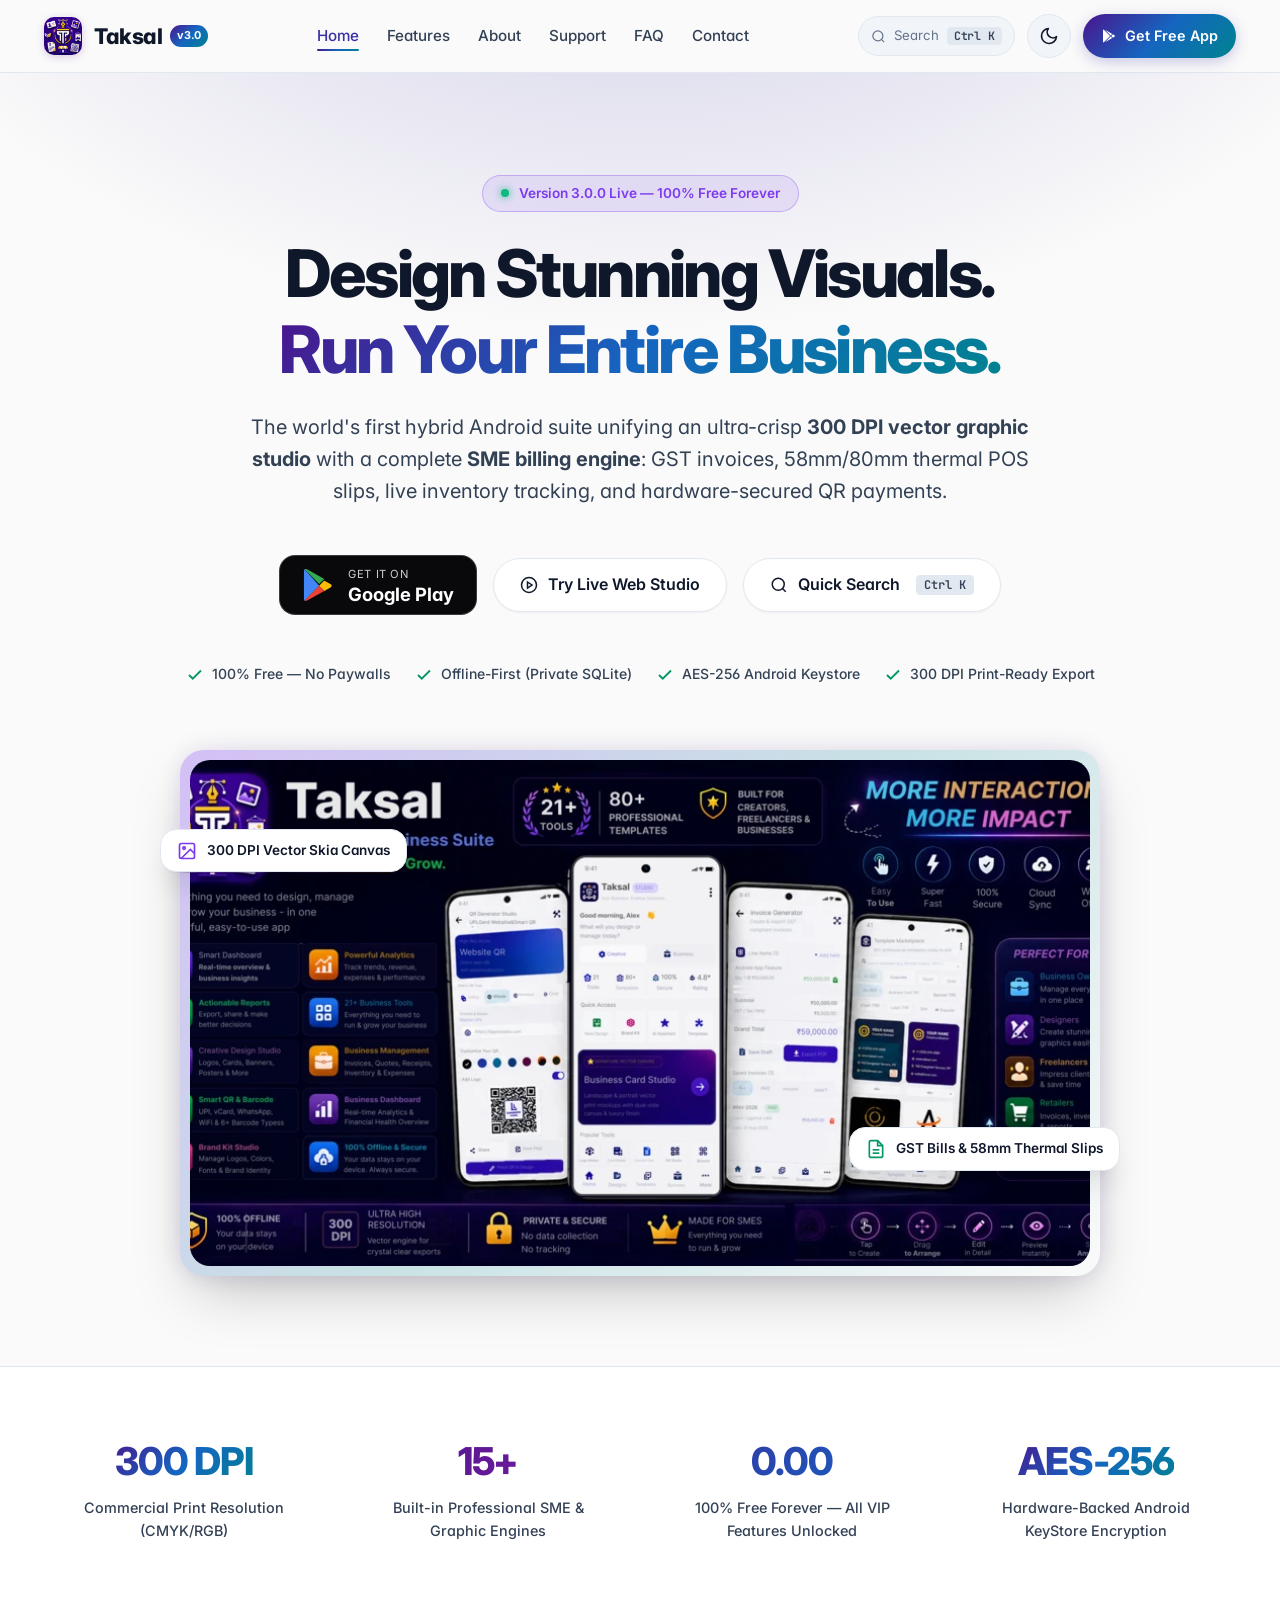
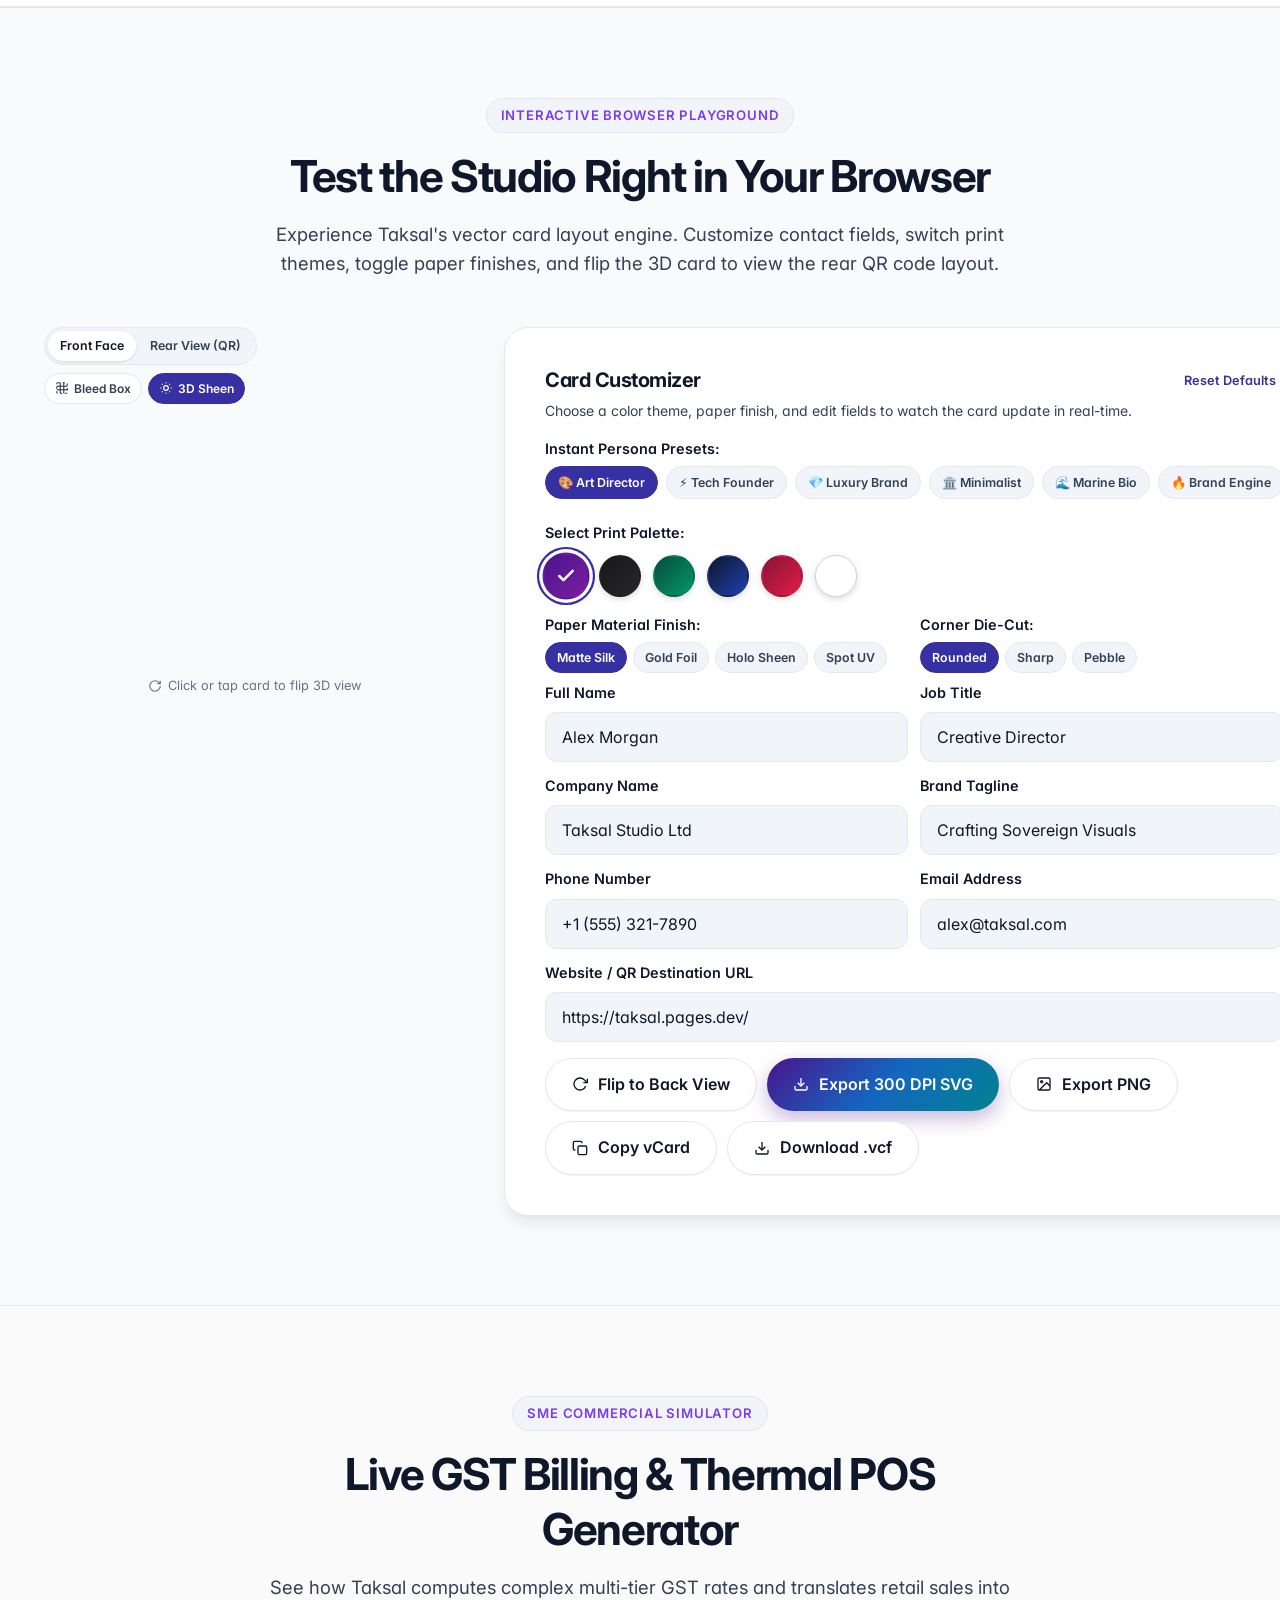
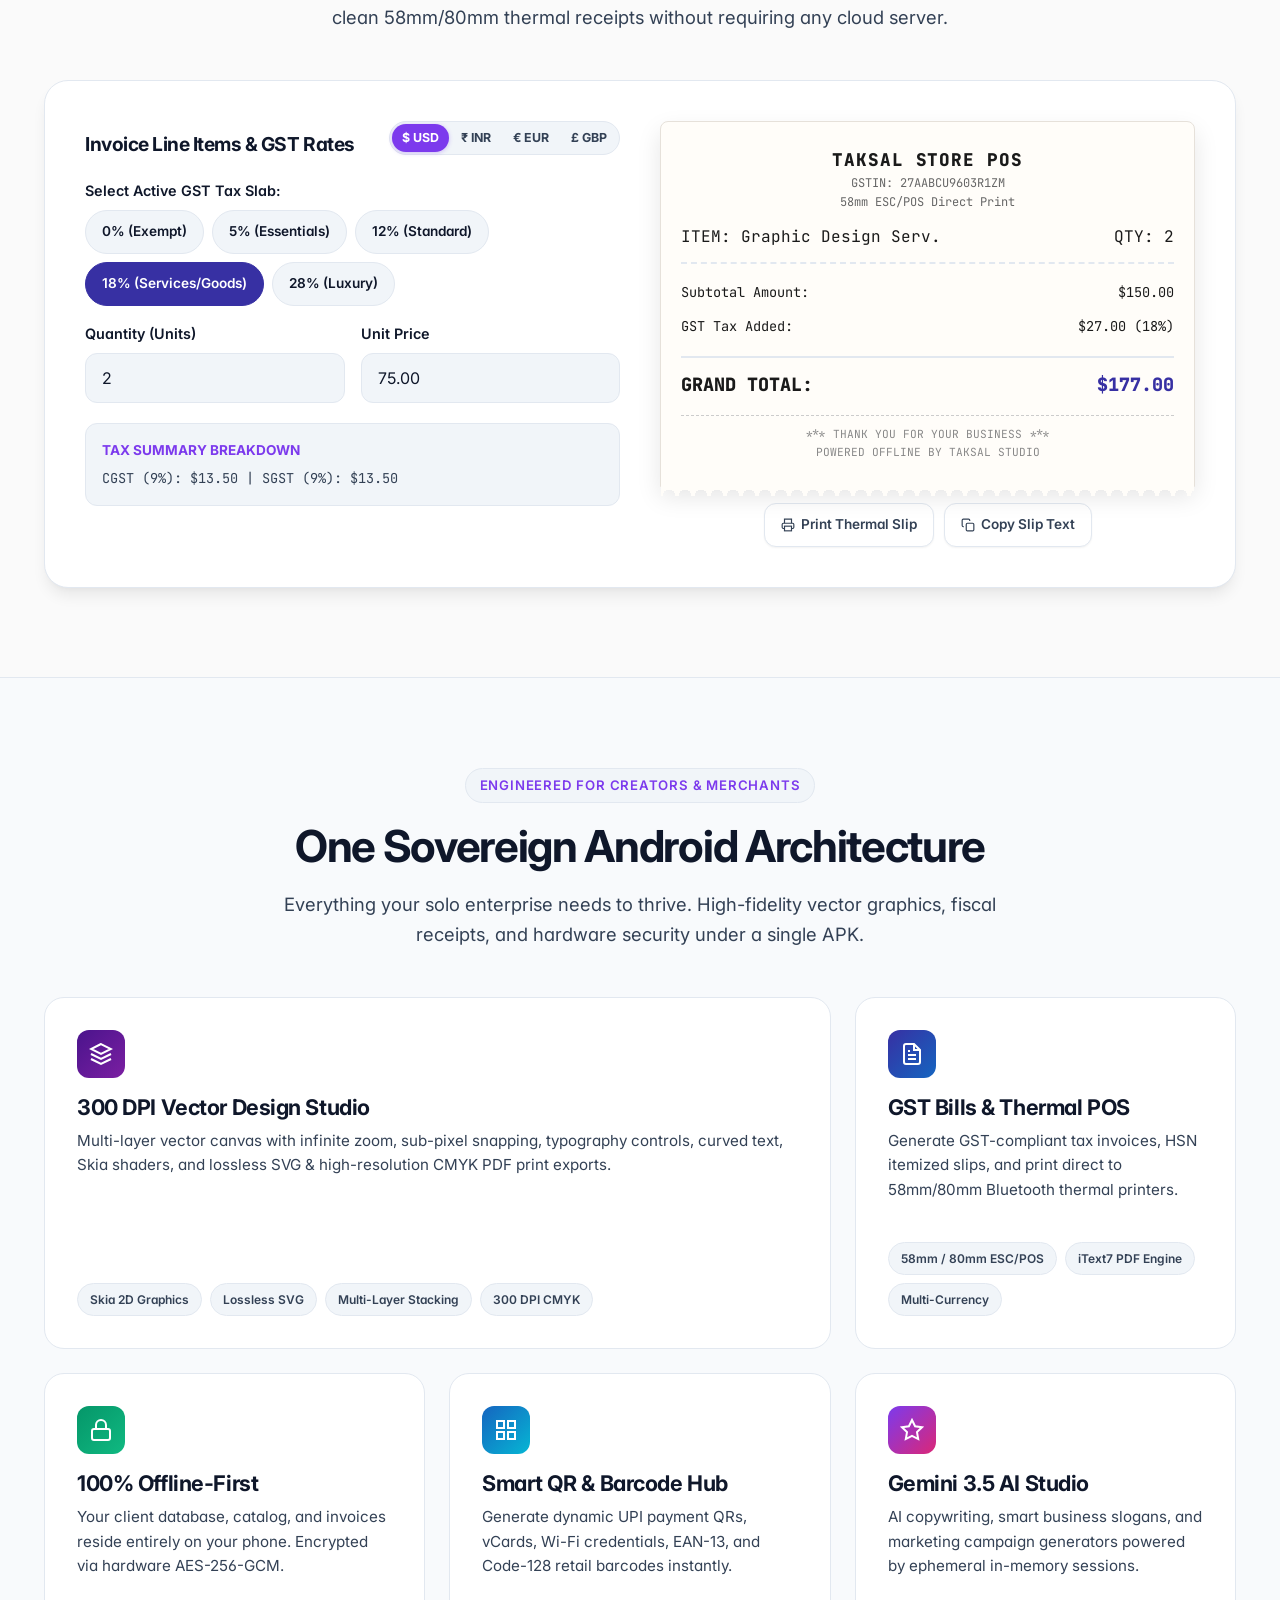
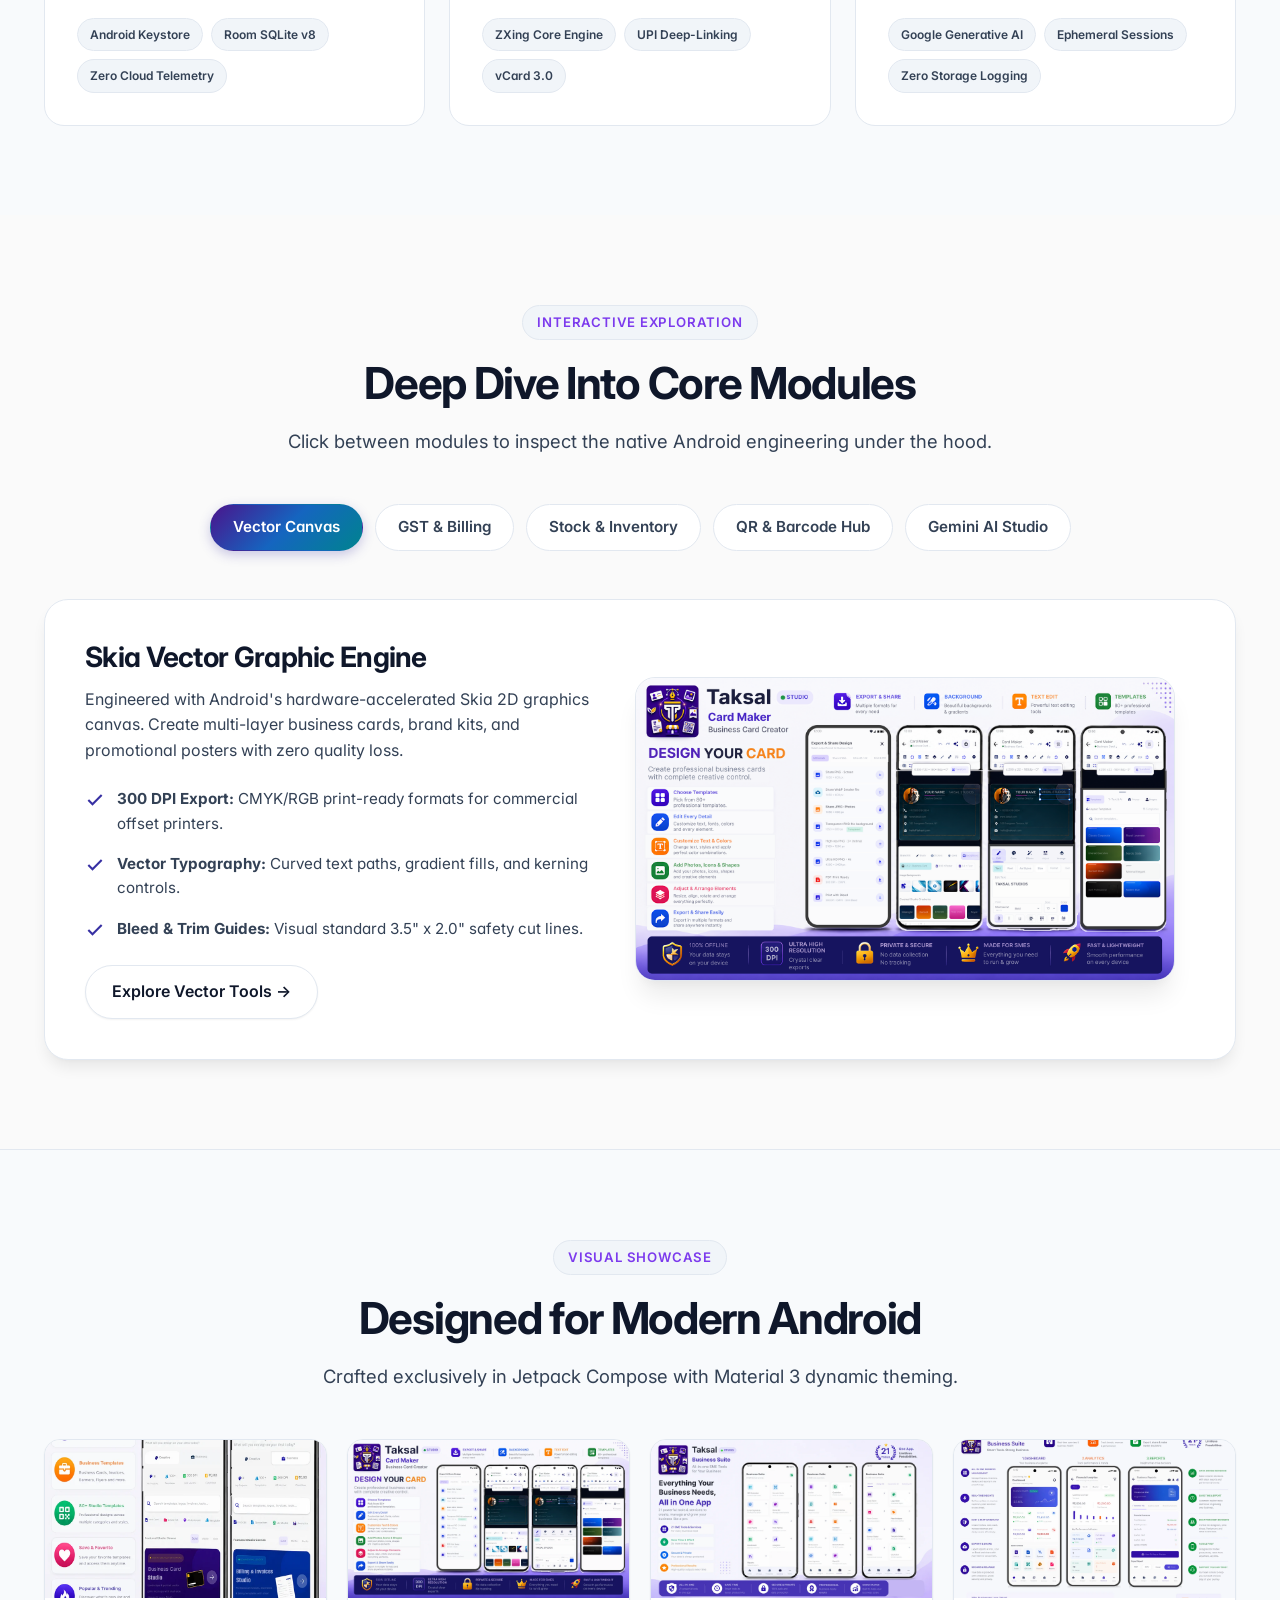
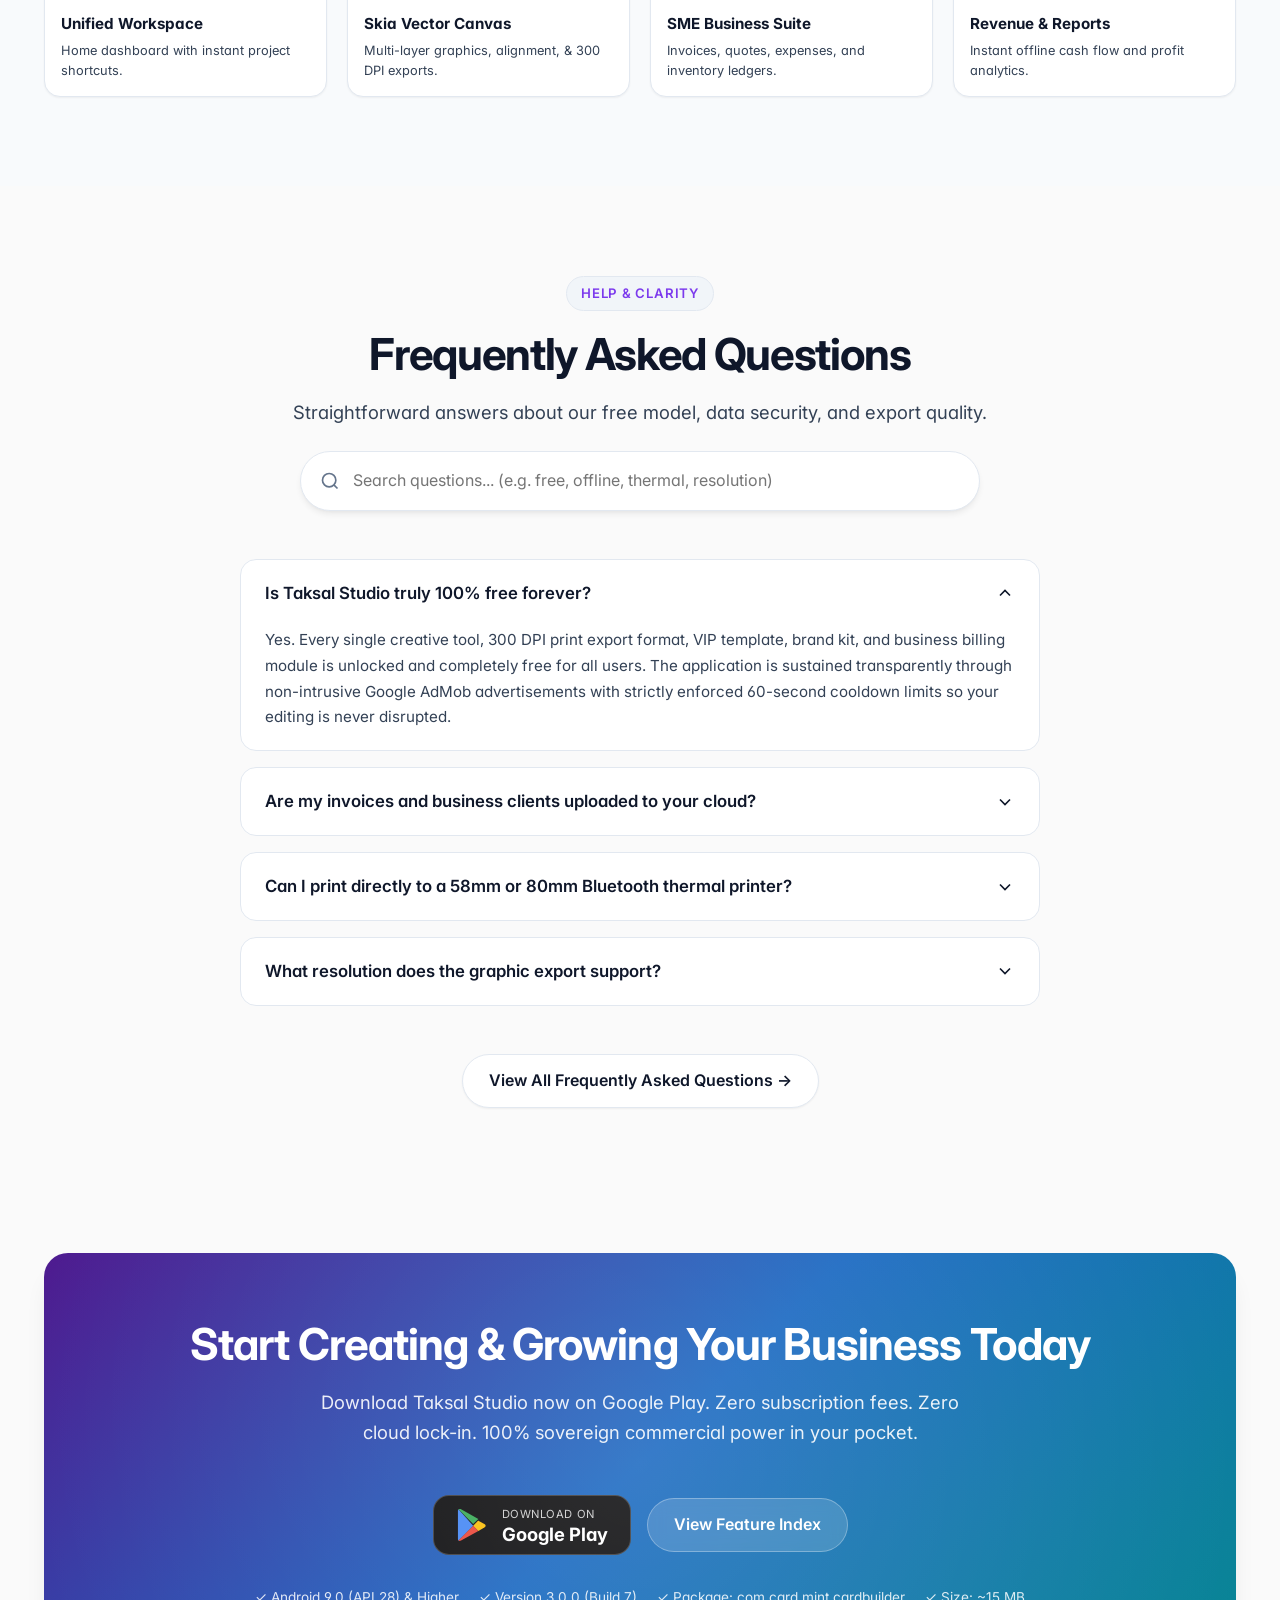
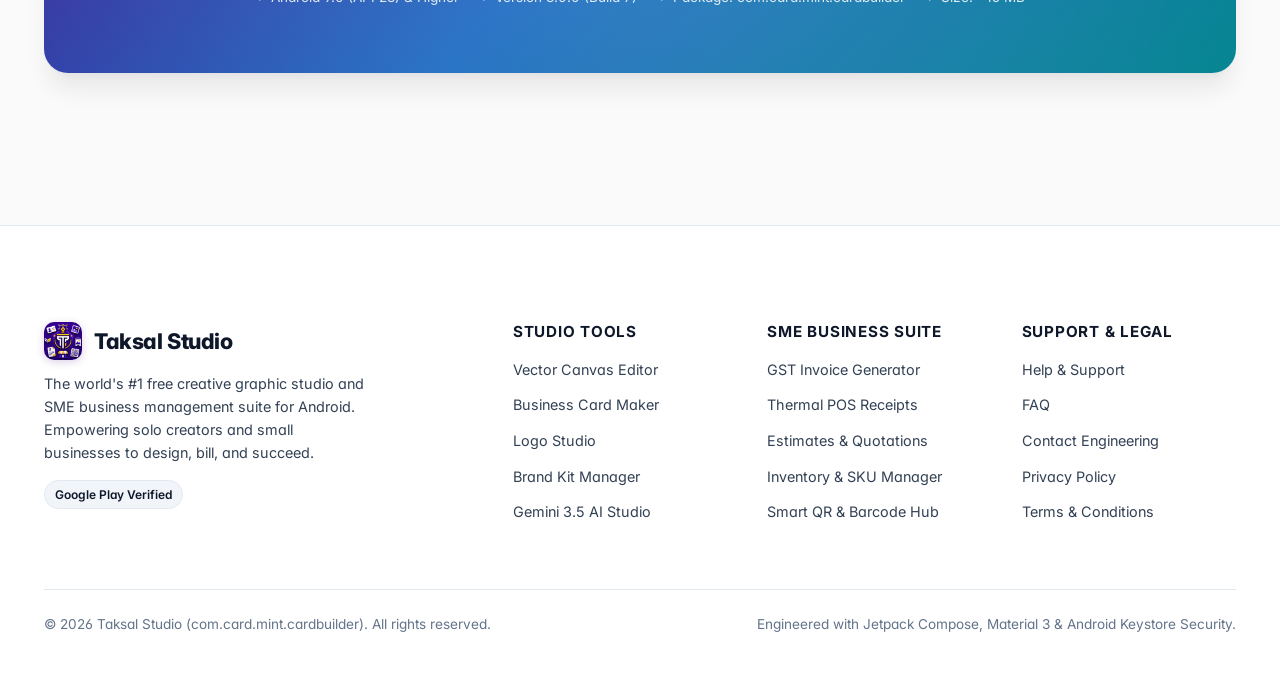
<file: index.html>
<!DOCTYPE html>
<html lang="en" data-theme="light">
<head>
  <meta charset="UTF-8">
  <meta name="viewport" content="width=device-width, initial-scale=1.0">
  <title>Taksal Studio — Free Graphic Design Studio & SME Business Management Suite</title>
  <meta name="description" content="Taksal Studio is the #1 free creative graphic design studio and SME business suite for Android. Design 300 DPI business cards, logos, posters & create GST invoices, quotes, receipts, QR codes with zero subscription fees.">
  <meta name="keywords" content="Taksal, Taksal Studio, business card maker, logo designer, GST invoice generator, thermal receipt maker, quotation generator, SME business tools, vector editor, Android Keystore, free graphic design app">
  <link rel="canonical" href="https://taksal.pages.dev/">
  <link rel="icon" type="image/png" href="/assets/images/app-icon.png">
  <link rel="apple-touch-icon" href="/assets/images/app-icon.png">
  <link rel="manifest" href="/manifest.webmanifest">
  <meta name="theme-color" content="#4A148C" media="(prefers-color-scheme: light)">
  <meta name="theme-color" content="#09090B" media="(prefers-color-scheme: dark)">

  <!-- Google Search Console Verification -->
  <meta name="google-site-verification" content="gne1dHTVGn787EY2IZwjDyE34SihMIsutJ_Xjs1WOic" />

  <!-- Preconnect to Google Fonts -->
  <link rel="preconnect" href="https://fonts.googleapis.com">
  <link rel="preconnect" href="https://fonts.gstatic.com" crossorigin>
  <link href="https://fonts.googleapis.com/css2?family=Inter:wght@300;400;500;600;700;800&family=JetBrains+Mono:wght@400;500;600&display=swap" rel="stylesheet">

  <!-- Zero-FOUC Theme Initializer -->
  <script>
    (function(){
      var t = localStorage.getItem('taksal-theme') || (window.matchMedia('(prefers-color-scheme: dark)').matches ? 'dark' : 'light');
      document.documentElement.setAttribute('data-theme', t);
    })();
  </script>

  <!-- Open Graph / Facebook / LinkedIn -->
  <meta property="og:type" content="website">
  <meta property="og:url" content="https://taksal.pages.dev/">
  <meta property="og:title" content="Taksal Studio — Free Graphic Design & SME Business Suite">
  <meta property="og:description" content="Design 300 DPI vector business cards, logos, and posters. Create GST invoices, thermal receipts, estimates, and QR payments offline on Android. 100% Free Forever.">
  <meta property="og:image" content="https://taksal.pages.dev/assets/images/feature-graphic.png">
  <meta property="og:image:width" content="1200">
  <meta property="og:image:height" content="630">
  <meta property="og:site_name" content="Taksal Studio">

  <!-- Twitter Cards -->
  <meta name="twitter:card" content="summary_large_image">
  <meta name="twitter:title" content="Taksal Studio — Free Graphic Design & SME Business Suite">
  <meta name="twitter:description" content="Design 300 DPI vector cards, logos & create GST bills, POS receipts and QR codes offline on Android. 100% Free Forever.">
  <meta name="twitter:image" content="https://taksal.pages.dev/assets/images/feature-graphic.png">

  <!-- Schema.org JSON-LD Structured Data Suite -->
  <script type="application/ld+json">
  {
    "@context": "https://schema.org",
    "@graph": [
      {
        "@type": "WebSite",
        "@id": "https://taksal.pages.dev/#website",
        "url": "https://taksal.pages.dev/",
        "name": "Taksal Studio",
        "description": "The #1 Free Creative Graphic Design Studio & SME Business Billing Suite for Android. 100% Offline-First.",
        "inLanguage": "en-US",
        "publisher": {
          "@id": "https://taksal.pages.dev/#organization"
        },
        "potentialAction": {
          "@type": "SearchAction",
          "target": {
            "@type": "EntryPoint",
            "urlTemplate": "https://taksal.pages.dev/faq?q={search_term_string}"
          },
          "query-input": "required name=search_term_string"
        }
      },
      {
        "@type": "Organization",
        "@id": "https://taksal.pages.dev/#organization",
        "name": "Taksal Studio",
        "url": "https://taksal.pages.dev/",
        "logo": "https://taksal.pages.dev/assets/images/app-icon.png",
        "sameAs": [
          "https://play.google.com/store/apps/details?id=com.card.mint.cardbuilder"
        ],
        "contactPoint": {
          "@type": "ContactPoint",
          "contactType": "Customer Support",
          "email": "officialcardmintapp@gmail.com",
          "availableLanguage": ["English", "Hindi"]
        },
        "knowsAbout": [
          "Graphic Design Software",
          "Visiting Card Design",
          "GST Invoicing",
          "Thermal POS Receipt Printing",
          "Android Keystore Encryption",
          "Offline-first Software",
          "300 DPI Vector Graphics"
        ]
      },
      {
        "@type": "SoftwareApplication",
        "@id": "https://taksal.pages.dev/#software",
        "name": "Taksal Studio",
        "alternateName": "Taksal",
        "operatingSystem": "Android 9.0 (Pie) and higher",
        "applicationCategory": "BusinessApplication",
        "applicationSubCategory": "DesignApplication",
        "softwareVersion": "3.0.0",
        "fileSize": "15MB",
        "aggregateRating": {
          "@type": "AggregateRating",
          "ratingValue": "4.9",
          "ratingCount": "1280",
          "bestRating": "5",
          "worstRating": "1"
        },
        "offers": {
          "@type": "Offer",
          "price": "0.00",
          "priceCurrency": "USD"
        },
        "description": "Professional 300 DPI vector graphic design studio and complete SME business management suite including GST invoicing, thermal receipts, quotations, inventory, and QR code payments.",
        "featureList": [
          "300 DPI Vector PDF, SVG, and PNG Print Export",
          "10,000+ Pre-designed Business Card Templates",
          "Automated GST Tax Invoices (CGST, SGST, IGST)",
          "58mm and 80mm ESC/POS Thermal Receipt Printing",
          "Offline Room SQLite Database with Zero Cloud Retention",
          "Hardware-Backed Android KeyStore 256-bit AES-GCM Cryptography",
          "Dynamic QR Code & Barcode Generator with UPI Support",
          "Integrated Google Gemini 3.5 AI Studio Copywriting"
        ],
        "screenshot": [
          "https://taksal.pages.dev/assets/images/screenshots/homescreen.png",
          "https://taksal.pages.dev/assets/images/screenshots/editorscreen.png",
          "https://taksal.pages.dev/assets/images/screenshots/business-suite-screen.png",
          "https://taksal.pages.dev/assets/images/screenshots/expense-inventory-quotation-and-invoice-screen.png"
        ],
        "downloadUrl": "https://play.google.com/store/apps/details?id=com.card.mint.cardbuilder",
        "author": {
          "@id": "https://taksal.pages.dev/#organization"
        }
      },
      {
        "@type": "FAQPage",
        "@id": "https://taksal.pages.dev/#faq",
        "mainEntity": [
          {
            "@type": "Question",
            "name": "Is Taksal Studio really 100% free forever? What's the catch?",
            "acceptedAnswer": {
              "@type": "Answer",
              "text": "Yes, Taksal Studio is genuinely 100% free forever. There are zero subscriptions, no hidden feature paywalls, and no credit cards required. All 15+ graphic design modules, 300 DPI print exports, and SME business billing features are completely unlocked for every user. We sustain ongoing development through non-intrusive Google AdMob advertising with strict 60-second cooldown intervals."
            }
          },
          {
            "@type": "Question",
            "name": "Are my invoices and business clients uploaded to your cloud?",
            "acceptedAnswer": {
              "@type": "Answer",
              "text": "No. Taksal operates on a strict Offline-First architecture. All your business records, product inventory, customer names, invoices, and design files are stored locally on your device's private SQLite database. Sensitive items like API keys and business credentials are encrypted using hardware-backed AES-256-GCM via the Android KeyStore."
            }
          },
          {
            "@type": "Question",
            "name": "Can I print directly to a 58mm or 80mm Bluetooth thermal printer?",
            "acceptedAnswer": {
              "@type": "Answer",
              "text": "Yes! Taksal's Thermal Receipt Generator formats retail POS slips specifically to standard 58mm and 80mm thermal widths. You can dispatch receipts directly to connected Bluetooth, USB, or Wi-Fi thermal slip printers via Android's native print service or share them as instant digital PDFs."
            }
          },
          {
            "@type": "Question",
            "name": "What resolution does the graphic export support?",
            "acceptedAnswer": {
              "@type": "Answer",
              "text": "Taksal renders graphics at ultra-crisp 300 DPI print-ready quality. Exports are optimized for commercial offset printing, matte cardstock, and merchandise printing in PNG, JPEG, vector SVG, and high-resolution PDF formats."
            }
          }
        ]
      }
    ]
  }
  </script>

  <link rel="stylesheet" href="/assets/css/style.css">
</head>
<body>
  <!-- Site Header -->
  <header class="site-header">
    <div class="container nav-container">
      <a href="/" class="brand-logo" aria-label="Taksal Home">
        <img src="/assets/images/app-icon.png" alt="Taksal Logo" class="brand-icon" width="38" height="38">
        <span>Taksal</span>
        <span class="brand-badge">v3.0</span>
      </a>

      <nav aria-label="Primary Navigation">
        <ul class="nav-menu">
          <li><a href="/" class="nav-link active">Home</a></li>
          <li><a href="/features" class="nav-link">Features</a></li>
          <li><a href="/about" class="nav-link">About</a></li>
          <li><a href="/support" class="nav-link">Support</a></li>
          <li><a href="/faq" class="nav-link">FAQ</a></li>
          <li><a href="/contact" class="nav-link">Contact</a></li>
        </ul>
      </nav>

      <div class="nav-actions">
        <!-- Quick Command Palette Button -->
        <button type="button" class="cmd-palette-btn" data-action="command-palette" aria-label="Open Command Palette (Ctrl+K)">
          <svg width="15" height="15" viewBox="0 0 24 24" fill="none" stroke="currentColor" stroke-width="2"><circle cx="11" cy="11" r="8"></circle><line x1="21" y1="21" x2="16.65" y2="16.65"></line></svg>
          <span class="cmd-btn-label">Search</span>
          <span class="cmd-kbd">Ctrl K</span>
        </button>

        <button type="button" class="theme-toggle-btn" aria-label="Toggle dark/light theme">
          <svg width="20" height="20" viewBox="0 0 24 24" fill="none" stroke="currentColor" stroke-width="2"><path d="M21 12.79A9 9 0 1 1 11.21 3 7 7 0 0 0 21 12.79z"></path></svg>
        </button>

        <a href="https://play.google.com/store/apps/details?id=com.card.mint.cardbuilder" target="_blank" rel="noopener noreferrer" class="nav-cta-btn">
          <svg width="16" height="16" viewBox="0 0 24 24" fill="currentColor"><path d="M3 20.5V3.5C3 2.91 3.34 2.39 3.84 2.15L13.69 12L3.84 21.85C3.34 21.6 3 21.09 3 20.5M16.81 15.12L6.05 21.34L14.54 12.85L16.81 15.12M20.16 10.81C20.5 11.08 20.75 11.5 20.75 12C20.75 12.5 20.53 12.9 20.18 13.18L17.89 14.5L15.39 12L17.89 9.5L20.16 10.81M6.05 2.66L16.81 8.88L14.54 11.15L6.05 2.66Z"/></svg>
          Get Free App
        </a>

        <button type="button" class="hamburger-btn" aria-label="Open mobile menu" aria-expanded="false">
          <span></span>
          <span></span>
          <span></span>
        </button>
      </div>
    </div>
  </header>

  <!-- Mobile Navigation Drawer -->
  <div class="mobile-nav-drawer" role="dialog" aria-modal="true" aria-label="Mobile Navigation">
    <button type="button" class="mobile-search-trigger" data-action="command-palette" aria-label="Search tools and pages">
      <div class="mobile-search-trigger-inner">
        <svg width="18" height="18" viewBox="0 0 24 24" fill="none" stroke="currentColor" stroke-width="2"><circle cx="11" cy="11" r="8"></circle><line x1="21" y1="21" x2="16.65" y2="16.65"></line></svg>
        <span>Search tools & pages...</span>
      </div>
      <span class="cmd-kbd">Ctrl K</span>
    </button>
    <a href="/" class="mobile-nav-link">Home</a>
    <a href="/features" class="mobile-nav-link">Features</a>
    <a href="/about" class="mobile-nav-link">About</a>
    <a href="/support" class="mobile-nav-link">Support & Documentation</a>
    <a href="/faq" class="mobile-nav-link">Frequently Asked Questions</a>
    <a href="/contact" class="mobile-nav-link">Contact Support</a>
    <a href="/privacy" class="mobile-nav-link">Privacy Policy</a>
    <a href="/terms" class="mobile-nav-link">Terms & Conditions</a>
    <div style="margin-top: 20px;">
      <a href="https://play.google.com/store/apps/details?id=com.card.mint.cardbuilder" target="_blank" rel="noopener noreferrer" class="btn btn-primary" style="width: 100%;">
        Download on Google Play
      </a>
    </div>
  </div>

  <main id="main">
    <!-- Hero Section -->
    <section class="hero-section">
      <div class="container">
        <div class="hero-content">
          <div class="hero-pill-badge">
            <span class="badge-dot"></span>
            <span>Version 3.0.0 Live &mdash; 100% Free Forever</span>
          </div>

          <h1 class="hero-title">
            Design Stunning Visuals. <br>
            <span class="text-gradient">Run Your Entire Business.</span>
          </h1>

          <p class="hero-lead">
            The world's first hybrid Android suite unifying an ultra-crisp <strong>300 DPI vector graphic studio</strong> with a complete <strong>SME billing engine</strong>: GST invoices, 58mm/80mm thermal POS slips, live inventory tracking, and hardware-secured QR payments.
          </p>

          <div class="hero-actions">
            <a href="https://play.google.com/store/apps/details?id=com.card.mint.cardbuilder" target="_blank" rel="noopener noreferrer" class="play-store-btn" aria-label="Get it on Google Play">
              <img src="/assets/images/badges/google-play-badge.svg" alt="Google Play" class="play-icon" width="32" height="32">
              <div>
                <span class="btn-text-small">Get it on</span>
                <span class="btn-text-large">Google Play</span>
              </div>
            </a>
            <a href="#interactive-studio" class="btn btn-secondary">
              <svg width="18" height="18" viewBox="0 0 24 24" fill="none" stroke="currentColor" stroke-width="2"><circle cx="12" cy="12" r="10"></circle><polygon points="10 8 16 12 10 16 10 8"></polygon></svg>
              Try Live Web Studio
            </a>
            <button type="button" class="btn btn-secondary" data-action="command-palette" aria-label="Quick Search (Ctrl+K)">
              <svg width="18" height="18" viewBox="0 0 24 24" fill="none" stroke="currentColor" stroke-width="2"><circle cx="11" cy="11" r="8"></circle><line x1="21" y1="21" x2="16.65" y2="16.65"></line></svg>
              <span>Quick Search</span> <span class="cmd-kbd-badge">Ctrl K</span>
            </button>
          </div>

          <div class="trust-badges-row">
            <div class="trust-item">
              <svg viewBox="0 0 24 24" fill="none" stroke="currentColor" stroke-width="2.5"><polyline points="20 6 9 17 4 12"></polyline></svg>
              <span>100% Free — No Paywalls</span>
            </div>
            <div class="trust-item">
              <svg viewBox="0 0 24 24" fill="none" stroke="currentColor" stroke-width="2.5"><polyline points="20 6 9 17 4 12"></polyline></svg>
              <span>Offline-First (Private SQLite)</span>
            </div>
            <div class="trust-item">
              <svg viewBox="0 0 24 24" fill="none" stroke="currentColor" stroke-width="2.5"><polyline points="20 6 9 17 4 12"></polyline></svg>
              <span>AES-256 Android Keystore</span>
            </div>
            <div class="trust-item">
              <svg viewBox="0 0 24 24" fill="none" stroke="currentColor" stroke-width="2.5"><polyline points="20 6 9 17 4 12"></polyline></svg>
              <span>300 DPI Print-Ready Export</span>
            </div>
          </div>

          <!-- Hero Mockup Frame with Floating Badges -->
          <div class="hero-showcase">
            <div class="floating-chip chip-left">
              <svg width="20" height="20" viewBox="0 0 24 24" fill="none" stroke="#7C3AED" stroke-width="2"><rect x="3" y="3" width="18" height="18" rx="2"></rect><circle cx="8.5" cy="8.5" r="1.5"></circle><polyline points="21 15 16 10 5 21"></polyline></svg>
              <span>300 DPI Vector Skia Canvas</span>
            </div>

            <div class="hero-mockup-frame">
              <picture>
                <source srcset="/assets/images/feature-graphic.webp" type="image/webp">
                <img src="/assets/images/feature-graphic.png" alt="Taksal Studio Workspace and Mobile Design Interface" class="hero-mockup-img" width="1024" height="500" fetchpriority="high">
              </picture>
            </div>

            <div class="floating-chip chip-right">
              <svg width="20" height="20" viewBox="0 0 24 24" fill="none" stroke="#059669" stroke-width="2"><path d="M14 2H6a2 2 0 0 0-2 2v16a2 2 0 0 0 2 2h12a2 2 0 0 0 2-2V8z"></path><polyline points="14 2 14 8 20 8"></polyline><line x1="16" y1="13" x2="8" y2="13"></line><line x1="16" y1="17" x2="8" y2="17"></line></svg>
              <span>GST Bills & 58mm Thermal Slips</span>
            </div>
          </div>
        </div>
      </div>
    </section>

    <!-- Real-Time App Metric Statistics -->
    <section class="stats-section">
      <div class="container">
        <div class="stats-grid">
          <div class="stat-card">
            <div class="stat-value text-gradient">300 DPI</div>
            <div class="stat-label">Commercial Print Resolution (CMYK/RGB)</div>
          </div>
          <div class="stat-card">
            <div class="stat-value text-gradient-creative">15+</div>
            <div class="stat-label">Built-in Professional SME & Graphic Engines</div>
          </div>
          <div class="stat-card">
            <div class="stat-value text-gradient-finance">0.00</div>
            <div class="stat-label">100% Free Forever &mdash; All VIP Features Unlocked</div>
          </div>
          <div class="stat-card">
            <div class="stat-value text-gradient">AES-256</div>
            <div class="stat-label">Hardware-Backed Android KeyStore Encryption</div>
          </div>
        </div>
      </div>
    </section>

    <!-- NEW SILICON VALLEY SECTION: Interactive Live Business Card Studio Playground -->
    <section id="interactive-studio" class="section" style="background: var(--bg-surface-subtle); border-top: 1px solid var(--border-color); border-bottom: 1px solid var(--border-color);">
      <div class="container">
        <div class="section-title-wrap">
          <div class="section-pill">Interactive Browser Playground</div>
          <h2 class="section-title">Test the Studio Right in Your Browser</h2>
          <p class="section-subtitle">
            Experience Taksal's vector card layout engine. Customize contact fields, switch print themes, toggle paper finishes, and flip the 3D card to view the rear QR code layout.
          </p>
        </div>

        <div class="interactive-studio-grid">
          <!-- 3D Flippable Business Card Preview Stage -->
          <div class="card-stage-column">
            <!-- Stage Toolbar -->
            <div class="card-stage-header">
              <div class="card-view-tabs" role="tablist" aria-label="Card Face View">
                <button type="button" class="card-view-tab active" id="tabFrontView" role="tab" aria-selected="true">Front Face</button>
                <button type="button" class="card-view-tab" id="tabBackView" role="tab" aria-selected="false">Rear View (QR)</button>
              </div>

              <div class="card-preview-tools">
                <button type="button" class="tool-btn" id="toggleBleedBtn" title="Toggle 0.125&quot; Print Bleed overlay" aria-pressed="false">
                  <svg width="14" height="14" viewBox="0 0 24 24" fill="none" stroke="currentColor" stroke-width="2"><rect x="3" y="3" width="18" height="18" rx="2" stroke-dasharray="4 4"></rect><path d="M9 3v18"></path><path d="M15 3v18"></path><path d="M3 9h18"></path><path d="M3 15h18"></path></svg>
                  <span>Bleed Box</span>
                </button>
                <button type="button" class="tool-btn active" id="toggleGlareBtn" title="Toggle 3D specular sheen" aria-pressed="true">
                  <svg width="14" height="14" viewBox="0 0 24 24" fill="none" stroke="currentColor" stroke-width="2"><circle cx="12" cy="12" r="4"></circle><path d="M12 2v2"></path><path d="M12 20v2"></path><path d="m4.93 4.93 1.41 1.41"></path><path d="m17.66 17.66 1.41 1.41"></path><path d="M2 12h2"></path><path d="M20 12h2"></path><path d="m6.34 17.66-1.41 1.41"></path><path d="m19.07 4.93-1.41 1.41"></path></svg>
                  <span>3D Sheen</span>
                </button>
              </div>
            </div>

            <!-- Perspective Card Wrapper -->
            <div class="card-perspective-container">
              <div class="business-card-3d has-glare radius-rounded" id="interactiveBusinessCard" title="Click or tap card to flip front/back" role="button" tabindex="0" aria-label="Interactive 3D business card. Click or press Enter to flip." aria-expanded="false">
                <!-- Front Face -->
                <div class="card-face card-face-front theme-royal finish-matte">
                  <div class="card-glare" aria-hidden="true"></div>
                  <div class="card-bleed-guide" aria-hidden="true"><span class="guide-tag">0.125&quot; BLEED SAFE</span></div>

                  <div class="card-header-row">
                    <div>
                      <div class="card-brand-name" id="cardPreviewCompany">Taksal Studio Ltd</div>
                      <div class="card-brand-tagline" id="cardPreviewTagline">Crafting Sovereign Visuals</div>
                    </div>
                    <div class="card-chip-badge">300 DPI CMYK</div>
                  </div>

                  <div class="card-user-info">
                    <div class="card-user-name" id="cardPreviewName">Alex Morgan</div>
                    <div class="card-user-title" id="cardPreviewTitle">Creative Director</div>
                    <div class="card-contact-row">
                      <div class="card-contact-item">
                        <svg width="12" height="12" viewBox="0 0 24 24" fill="none" stroke="currentColor" stroke-width="2"><path d="M22 16.92v3a2 2 0 0 1-2.18 2 19.79 19.79 0 0 1-8.63-3.07 19.5 19.5 0 0 1-6-6 19.79 19.79 0 0 1-3.07-8.67A2 2 0 0 1 4.11 2h3a2 2 0 0 1 2 1.72 12.84 12.84 0 0 0 .7 2.81 2 2 0 0 1-.45 2.11L8.09 9.91a16 16 0 0 0 6 6l1.27-1.27a2 2 0 0 1 2.11-.45 12.84 12.84 0 0 0 2.81.7A2 2 0 0 1 22 16.92z"></path></svg>
                        <span id="cardPreviewPhone">+1 (555) 321-7890</span>
                      </div>
                      <div class="card-contact-item">
                        <svg width="12" height="12" viewBox="0 0 24 24" fill="none" stroke="currentColor" stroke-width="2"><path d="M4 4h16c1.1 0 2 .9 2 2v12c0 1.1-.9 2-2 2H4c-1.1 0-2-.9-2-2V6c0-1.1.9-2 2-2z"></path><polyline points="22,6 12,13 2,6"></polyline></svg>
                        <span id="cardPreviewEmail">alex@taksal.com</span>
                      </div>
                    </div>
                  </div>
                </div>

                <!-- Back Face (Flipped) -->
                <div class="card-face card-face-back theme-royal finish-matte">
                  <div class="card-glare" aria-hidden="true"></div>
                  <div class="card-bleed-guide" aria-hidden="true"><span class="guide-tag">0.125&quot; BLEED SAFE</span></div>

                  <div class="card-back-center">
                    <div class="card-qr-box" id="cardQrClickable" title="Click to test QR code scan">
                      <!-- High-Density Authentic SVG QR Code -->
                      <svg width="84" height="84" viewBox="0 0 29 29" shape-rendering="crispEdges">
                        <path fill="#0F172A" d="M2 2h7v7H2zM3 3v5h5V3zm1 1h3v3H4zM2 20h7v7H2zM3 21v5h5V21zm1 1h3v3H4zM20 2h7v7h-7zM21 3v5h5V3zm1 1h3v3h-3z"/>
                        <path fill="#0F172A" d="M10 4h1v1h-1zM12 4h1v1h-1zM14 4h1v1h-1zM16 4h1v1h-1zM18 4h1v1h-1zM4 10h1v1h-1zM4 12h1v1h-1zM4 14h1v1h-1zM4 16h1v1h-1zM4 18h1v1h-1z"/>
                        <path fill="#0F172A" d="M18 18h5v5h-5zM19 19v3h3v-3zm1 1h1v1h-1z"/>
                        <path fill="#0F172A" d="M10 2h2v2h-2zM14 2h1v1h-1zM17 2h2v1h-2zM10 6h1v2h-1zM12 7h2v1h-2zM15 6h1v3h-1zM17 7h1v1h-1zM10 10h3v2h-1v-1h-2zM14 10h2v1h-2zM17 11h2v1h-2zM20 10h2v2h-1v-1h-1zM23 11h1v1h-1zM25 10h2v2h-2zM6 10h2v1H6zM10 13h1v2h-1zM12 14h3v1h-3zM16 13h2v2h-2zM19 14h1v1h-1zM21 13h2v2h-2zM24 13h2v1h-2zM27 14h1v1h-1zM10 16h2v1h-2zM13 17h1v1h-1zM15 16h3v1h-1v1h-2zM19 16h1v2h-1zM21 17h1v1h-1zM23 16h3v1h-3zM27 16h1v2h-1zM10 19h1v1h-1zM12 20h2v1h-2zM15 19h2v2h-1v-1h-1zM18 20h1v1h-1zM24 19h2v1h-2zM27 19h1v1h-1zM10 22h3v1h-3zM14 23h2v2h-2zM17 22h1v3h-1zM20 24h2v2h-2zM23 23h1v1h-1zM25 22h2v2h-1v-1h-1zM10 25h2v2h-2zM13 26h1v1h-1zM15 25h1v2h-1zM18 26h2v1h-2zM24 25h1v1h-1zM26 26h2v1h-2z"/>
                      </svg>
                    </div>
                    <div style="font-weight: 800; font-size: 1.15rem;" id="cardBackCompanyName">Taksal Studio Ltd</div>
                    <div style="font-size: 0.775rem; opacity: 0.85;" id="cardBackTagline">Scan for Instant vCard &amp; Portfolio</div>
                  </div>
                </div>
              </div>
              <div class="card-flip-hint">
                <svg width="14" height="14" viewBox="0 0 24 24" fill="none" stroke="currentColor" stroke-width="2"><path d="M21 12a9 9 0 1 1-9-9c2.52 0 4.93 1 6.74 2.74L21 8"></path><polyline points="21 3 21 8 16 8"></polyline></svg>
                <span id="cardFlipHintText">Click or tap card to flip 3D view</span>
              </div>
            </div>
          </div>

          <!-- Studio Live Customizer Panel -->
          <div class="studio-control-panel">
            <div class="customizer-section-header">
              <h3 style="font-size: 1.25rem; margin-bottom: 0;">Card Customizer</h3>
              <button type="button" class="btn-text-action" id="resetCustomizerBtn" title="Reset all card customizer values to defaults">Reset Defaults</button>
            </div>
            <p style="font-size: 0.875rem; color: var(--text-secondary); margin-bottom: 14px;">
              Choose a color theme, paper finish, and edit fields to watch the card update in real-time.
            </p>

            <!-- 1-Click Persona Presets -->
            <label class="form-label" style="margin-bottom: 6px;">Instant Persona Presets:</label>
            <div class="persona-presets-row" role="group" aria-label="Preset Personas">
              <button type="button" class="persona-chip active" data-persona="creative">🎨 Art Director</button>
              <button type="button" class="persona-chip" data-persona="founder">⚡ Tech Founder</button>
              <button type="button" class="persona-chip" data-persona="luxury">💎 Luxury Brand</button>
              <button type="button" class="persona-chip" data-persona="minimal">🏛️ Minimalist</button>
              <button type="button" class="persona-chip" data-persona="ocean">🌊 Marine Bio</button>
              <button type="button" class="persona-chip" data-persona="sunset">🔥 Brand Engine</button>
            </div>

            <!-- Theme Color Swatches -->
            <label class="form-label" style="margin-bottom: 8px;">Select Print Palette:</label>
            <div class="theme-swatches" role="radiogroup" aria-label="Select Print Palette">
              <button type="button" class="swatch-btn active" data-card-theme="royal" style="background: linear-gradient(135deg, #4A148C, #7B1FA2);" aria-label="Royal Violet Theme" title="Royal Violet" aria-checked="true" role="radio">
                <svg viewBox="0 0 24 24" fill="none" stroke="#FFFFFF" stroke-width="3" stroke-linecap="round" stroke-linejoin="round"><polyline points="20 6 9 17 4 12"></polyline></svg>
              </button>
              <button type="button" class="swatch-btn" data-card-theme="midnight" style="background: linear-gradient(135deg, #18181B, #27272A);" aria-label="Midnight Onyx Theme" title="Midnight Onyx" aria-checked="false" role="radio">
                <svg viewBox="0 0 24 24" fill="none" stroke="#FFFFFF" stroke-width="3" stroke-linecap="round" stroke-linejoin="round"><polyline points="20 6 9 17 4 12"></polyline></svg>
              </button>
              <button type="button" class="swatch-btn" data-card-theme="emerald" style="background: linear-gradient(135deg, #064E3B, #059669);" aria-label="Emerald Tech Theme" title="Emerald Tech" aria-checked="false" role="radio">
                <svg viewBox="0 0 24 24" fill="none" stroke="#FFFFFF" stroke-width="3" stroke-linecap="round" stroke-linejoin="round"><polyline points="20 6 9 17 4 12"></polyline></svg>
              </button>
              <button type="button" class="swatch-btn" data-card-theme="sapphire" style="background: linear-gradient(135deg, #0F172A, #1E40AF);" aria-label="Ocean Sapphire Theme" title="Ocean Sapphire" aria-checked="false" role="radio">
                <svg viewBox="0 0 24 24" fill="none" stroke="#FFFFFF" stroke-width="3" stroke-linecap="round" stroke-linejoin="round"><polyline points="20 6 9 17 4 12"></polyline></svg>
              </button>
              <button type="button" class="swatch-btn" data-card-theme="sunset" style="background: linear-gradient(135deg, #881337, #E11D48);" aria-label="Crimson Sunset Theme" title="Crimson Sunset" aria-checked="false" role="radio">
                <svg viewBox="0 0 24 24" fill="none" stroke="#FFFFFF" stroke-width="3" stroke-linecap="round" stroke-linejoin="round"><polyline points="20 6 9 17 4 12"></polyline></svg>
              </button>
              <button type="button" class="swatch-btn" data-card-theme="minimal" style="background: #FFFFFF; border: 1px solid #CBD5E1;" aria-label="Clean Minimalist Theme" title="Clean Minimalist" aria-checked="false" role="radio">
                <svg viewBox="0 0 24 24" fill="none" stroke="#0F172A" stroke-width="3" stroke-linecap="round" stroke-linejoin="round"><polyline points="20 6 9 17 4 12"></polyline></svg>
              </button>
            </div>

            <!-- Material Finish & Edge Cuts -->
            <div class="customizer-form-row" style="margin-bottom: 8px;">
              <div>
                <label class="form-label" style="margin-bottom: 6px;">Paper Material Finish:</label>
                <div class="finish-selector" role="radiogroup" aria-label="Paper Material Finish">
                  <button type="button" class="finish-chip active" data-finish="matte" aria-checked="true" role="radio">Matte Silk</button>
                  <button type="button" class="finish-chip" data-finish="foil" aria-checked="false" role="radio">Gold Foil</button>
                  <button type="button" class="finish-chip" data-finish="holo" aria-checked="false" role="radio">Holo Sheen</button>
                  <button type="button" class="finish-chip" data-finish="spot-uv" aria-checked="false" role="radio">Spot UV</button>
                </div>
              </div>
              <div>
                <label class="form-label" style="margin-bottom: 6px;">Corner Die-Cut:</label>
                <div class="corner-selector" role="radiogroup" aria-label="Corner Die-Cut">
                  <button type="button" class="corner-chip active" data-radius="rounded" aria-checked="true" role="radio">Rounded</button>
                  <button type="button" class="corner-chip" data-radius="sharp" aria-checked="false" role="radio">Sharp</button>
                  <button type="button" class="corner-chip" data-radius="diecut" aria-checked="false" role="radio">Pebble</button>
                </div>
              </div>
            </div>

            <!-- Form Data Rows -->
            <div class="customizer-form-row">
              <div>
                <label class="form-label" for="inputCardName">Full Name</label>
                <input type="text" id="inputCardName" class="form-control" value="Alex Morgan" autocomplete="name" placeholder="e.g. Alex Morgan">
              </div>
              <div>
                <label class="form-label" for="inputCardTitle">Job Title</label>
                <input type="text" id="inputCardTitle" class="form-control" value="Creative Director" placeholder="e.g. Creative Director">
              </div>
            </div>

            <div class="customizer-form-row">
              <div>
                <label class="form-label" for="inputCardCompany">Company Name</label>
                <input type="text" id="inputCardCompany" class="form-control" value="Taksal Studio Ltd" autocomplete="organization" placeholder="e.g. Taksal Studio Ltd">
              </div>
              <div>
                <label class="form-label" for="inputCardTagline">Brand Tagline</label>
                <input type="text" id="inputCardTagline" class="form-control" value="Crafting Sovereign Visuals" placeholder="e.g. Crafting Sovereign Visuals">
              </div>
            </div>

            <div class="customizer-form-row">
              <div>
                <label class="form-label" for="inputCardPhone">Phone Number</label>
                <input type="tel" id="inputCardPhone" class="form-control" value="+1 (555) 321-7890" autocomplete="tel" placeholder="e.g. +1 (555) 321-7890">
              </div>
              <div>
                <label class="form-label" for="inputCardEmail">Email Address</label>
                <input type="email" id="inputCardEmail" class="form-control" value="alex@taksal.com" autocomplete="email" placeholder="e.g. alex@taksal.com">
              </div>
            </div>

            <div style="margin-bottom: 14px;">
              <label class="form-label" for="inputCardWebsite">Website / QR Destination URL</label>
              <input type="url" id="inputCardWebsite" class="form-control" value="https://taksal.pages.dev/" placeholder="https://yourportfolio.com">
            </div>

            <!-- Action Buttons Grid -->
            <div class="customizer-actions-row">
              <button type="button" class="btn btn-secondary" id="flipCardBtn" aria-label="Flip card view">
                <svg width="16" height="16" viewBox="0 0 24 24" fill="none" stroke="currentColor" stroke-width="2"><polyline points="23 4 23 10 17 10"></polyline><path d="M20.49 15a9 9 0 1 1-2.12-9.36L23 10"></path></svg>
                <span id="flipCardBtnText">Flip to Back View</span>
              </button>
              <button type="button" class="btn btn-primary" id="downloadSpecBtn" aria-label="Export 300 DPI Vector SVG">
                <svg width="16" height="16" viewBox="0 0 24 24" fill="none" stroke="currentColor" stroke-width="2"><path d="M21 15v4a2 2 0 0 1-2 2H5a2 2 0 0 1-2-2v-4"></path><polyline points="7 10 12 15 17 10"></polyline><line x1="12" y1="15" x2="12" y2="3"></line></svg>
                Export 300 DPI SVG
              </button>
              <button type="button" class="btn btn-secondary" id="downloadPngBtn" aria-label="Export High-Res PNG">
                <svg width="16" height="16" viewBox="0 0 24 24" fill="none" stroke="currentColor" stroke-width="2"><rect x="3" y="3" width="18" height="18" rx="2" ry="2"></rect><circle cx="8.5" cy="8.5" r="1.5"></circle><polyline points="21 15 16 10 5 21"></polyline></svg>
                Export PNG
              </button>
              <button type="button" class="btn btn-secondary" id="copyVCardBtn" aria-label="Copy digital vCard">
                <svg width="16" height="16" viewBox="0 0 24 24" fill="none" stroke="currentColor" stroke-width="2"><rect x="9" y="9" width="13" height="13" rx="2" ry="2"></rect><path d="M5 15H4a2 2 0 0 1-2-2V4a2 2 0 0 1 2-2h9a2 2 0 0 1 2 2v1"></path></svg>
                Copy vCard
              </button>
              <button type="button" class="btn btn-secondary" id="downloadVcfBtn" aria-label="Download Contact .vcf file">
                <svg width="16" height="16" viewBox="0 0 24 24" fill="none" stroke="currentColor" stroke-width="2"><path d="M21 15v4a2 2 0 0 1-2 2H5a2 2 0 0 1-2-2v-4"></path><polyline points="7 10 12 15 17 10"></polyline><line x1="12" y1="15" x2="12" y2="3"></line></svg>
                Download .vcf
              </button>
            </div>
          </div>
        </div>
      </div>
    </section>

    <!-- NEW SILICON VALLEY SECTION: Interactive GST Billing & 58mm Thermal Slip Simulator -->
    <section class="section">
      <div class="container">
        <div class="section-title-wrap">
          <div class="section-pill">SME Commercial Simulator</div>
          <h2 class="section-title">Live GST Billing & Thermal POS Generator</h2>
          <p class="section-subtitle">
            See how Taksal computes complex multi-tier GST rates and translates retail sales into clean 58mm/80mm thermal receipts without requiring any cloud server.
          </p>
        </div>

        <div class="calculator-panel">
          <div class="calc-grid">
            <!-- Inputs & Slabs -->
            <div>
              <div style="display: flex; justify-content: space-between; align-items: center; margin-bottom: 12px; flex-wrap: wrap; gap: 8px;">
                <h3 style="font-size: 1.2rem; margin-bottom: 0;">Invoice Line Items & GST Rates</h3>
                <div class="currency-selector" role="radiogroup" aria-label="Select Currency">
                  <button type="button" class="currency-btn active" data-currency="$" aria-pressed="true">$ USD</button>
                  <button type="button" class="currency-btn" data-currency="₹" aria-pressed="false">₹ INR</button>
                  <button type="button" class="currency-btn" data-currency="€" aria-pressed="false">€ EUR</button>
                  <button type="button" class="currency-btn" data-currency="£" aria-pressed="false">£ GBP</button>
                </div>
              </div>
              
              <label class="form-label">Select Active GST Tax Slab:</label>
              <div class="tax-slab-selector">
                <button type="button" class="slab-chip" data-rate="0" aria-pressed="false">0% (Exempt)</button>
                <button type="button" class="slab-chip" data-rate="5" aria-pressed="false">5% (Essentials)</button>
                <button type="button" class="slab-chip" data-rate="12" aria-pressed="false">12% (Standard)</button>
                <button type="button" class="slab-chip active" data-rate="18" aria-pressed="true">18% (Services/Goods)</button>
                <button type="button" class="slab-chip" data-rate="28" aria-pressed="false">28% (Luxury)</button>
              </div>

              <div style="display: grid; grid-template-columns: 1fr 1fr; gap: 16px; margin-bottom: 20px;">
                <div>
                  <label class="form-label" for="calcQty">Quantity (Units)</label>
                  <input type="number" id="calcQty" class="form-control" value="2" min="1" max="1000">
                </div>
                <div>
                  <label class="form-label" for="calcPrice">Unit Price</label>
                  <input type="number" id="calcPrice" class="form-control" value="75.00" min="0" step="0.5">
                </div>
              </div>

              <div class="card" style="padding: 16px; background: var(--bg-surface-variant); border-radius: var(--radius-md);">
                <div style="font-size: 0.85rem; font-weight: 700; margin-bottom: 6px; color: var(--brand-violet);">TAX SUMMARY BREAKDOWN</div>
                <div id="calcTaxBreakdown" style="font-size: 0.85rem; color: var(--text-secondary); font-family: var(--font-mono);">
                  CGST (9%): $13.50 | SGST (9%): $13.50
                </div>
              </div>
            </div>

            <!-- Simulated POS Thermal Slip -->
            <div>
              <div class="thermal-tear">
                <div style="text-align: center; margin-bottom: 12px;">
                  <div style="font-weight: 800; font-size: 1.1rem; letter-spacing: 0.05em;">TAKSAL STORE POS</div>
                  <div style="font-size: 0.75rem; color: #666;">GSTIN: 27AABCU9603R1ZM</div>
                  <div style="font-size: 0.75rem; color: #666;">58mm ESC/POS Direct Print</div>
                </div>

                <div class="invoice-header-row">
                  <span>ITEM: Graphic Design Serv.</span>
                  <span>QTY: 2</span>
                </div>

                <div class="invoice-calc-row">
                  <span>Subtotal Amount:</span>
                  <span id="calcSubtotal">$150.00</span>
                </div>

                <div class="invoice-calc-row">
                  <span>GST Tax Added:</span>
                  <span id="calcTaxAmount">$27.00 (18%)</span>
                </div>

                <div class="invoice-total-row">
                  <span>GRAND TOTAL:</span>
                  <span id="calcGrandTotal" style="color: var(--brand-indigo);">$177.00</span>
                </div>

                <div style="text-align: center; margin-top: 16px; border-top: 1px dashed #CCC; padding-top: 10px; font-size: 0.7rem; color: #888;">
                  *** THANK YOU FOR YOUR BUSINESS ***<br>
                  POWERED OFFLINE BY TAKSAL STUDIO
                </div>
              </div>

              <div class="thermal-actions">
                <button type="button" class="pos-action-btn" id="printSlipBtn">
                  <svg width="14" height="14" viewBox="0 0 24 24" fill="none" stroke="currentColor" stroke-width="2"><polyline points="6 9 6 2 18 2 18 9"></polyline><path d="M6 18H4a2 2 0 0 1-2-2v-5a2 2 0 0 1 2-2h16a2 2 0 0 1 2 2v5a2 2 0 0 1-2 2h-2"></path><rect x="6" y="14" width="12" height="8"></rect></svg>
                  Print Thermal Slip
                </button>
                <button type="button" class="pos-action-btn" id="copySlipBtn">
                  <svg width="14" height="14" viewBox="0 0 24 24" fill="none" stroke="currentColor" stroke-width="2"><rect x="9" y="9" width="13" height="13" rx="2" ry="2"></rect><path d="M5 15H4a2 2 0 0 1-2-2V4a2 2 0 0 1 2-2h9a2 2 0 0 1 2 2v1"></path></svg>
                  Copy Slip Text
                </button>
              </div>
          </div>
        </div>
      </div>
    </section>

    <!-- Bento Grid Showcase -->
    <section class="section" style="background: var(--bg-surface-subtle); border-top: 1px solid var(--border-color);">
      <div class="container">
        <div class="section-title-wrap">
          <div class="section-pill">Engineered For Creators & Merchants</div>
          <h2 class="section-title">One Sovereign Android Architecture</h2>
          <p class="section-subtitle">
            Everything your solo enterprise needs to thrive. High-fidelity vector graphics, fiscal receipts, and hardware security under a single APK.
          </p>
        </div>

        <div class="bento-grid">
          <!-- Bento 1: 300 DPI Vector Canvas -->
          <div class="bento-card bento-8 spotlight-card">
            <div class="bento-icon-box icon-purple">
              <svg width="24" height="24" viewBox="0 0 24 24" fill="none" stroke="currentColor" stroke-width="2"><polygon points="12 2 2 7 12 12 22 7 12 2"></polygon><polyline points="2 17 12 22 22 17"></polyline><polyline points="2 12 12 17 22 12"></polyline></svg>
            </div>
            <h3 class="bento-title">300 DPI Vector Design Studio</h3>
            <p class="bento-desc">
              Multi-layer vector canvas with infinite zoom, sub-pixel snapping, typography controls, curved text, Skia shaders, and lossless SVG & high-resolution CMYK PDF print exports.
            </p>
            <div class="tag-list">
              <span class="tag-badge">Skia 2D Graphics</span>
              <span class="tag-badge">Lossless SVG</span>
              <span class="tag-badge">Multi-Layer Stacking</span>
              <span class="tag-badge">300 DPI CMYK</span>
            </div>
          </div>

          <!-- Bento 2: GST & Thermal Invoicing -->
          <div class="bento-card bento-4 spotlight-card">
            <div class="bento-icon-box icon-indigo">
              <svg width="24" height="24" viewBox="0 0 24 24" fill="none" stroke="currentColor" stroke-width="2"><path d="M14 2H6a2 2 0 0 0-2 2v16a2 2 0 0 0 2 2h12a2 2 0 0 0 2-2V8z"></path><polyline points="14 2 14 8 20 8"></polyline><line x1="16" y1="13" x2="8" y2="13"></line><line x1="16" y1="17" x2="8" y2="17"></line><polyline points="10 9 9 9 8 9"></polyline></svg>
            </div>
            <h3 class="bento-title">GST Bills & Thermal POS</h3>
            <p class="bento-desc">
              Generate GST-compliant tax invoices, HSN itemized slips, and print direct to 58mm/80mm Bluetooth thermal printers.
            </p>
            <div class="tag-list">
              <span class="tag-badge">58mm / 80mm ESC/POS</span>
              <span class="tag-badge">iText7 PDF Engine</span>
              <span class="tag-badge">Multi-Currency</span>
            </div>
          </div>

          <!-- Bento 3: Offline-First Keystore -->
          <div class="bento-card bento-4 spotlight-card">
            <div class="bento-icon-box icon-emerald">
              <svg width="24" height="24" viewBox="0 0 24 24" fill="none" stroke="currentColor" stroke-width="2"><rect x="3" y="11" width="18" height="11" rx="2" ry="2"></rect><path d="M7 11V7a5 5 0 0 1 10 0v4"></path></svg>
            </div>
            <h3 class="bento-title">100% Offline-First</h3>
            <p class="bento-desc">
              Your client database, catalog, and invoices reside entirely on your phone. Encrypted via hardware AES-256-GCM.
            </p>
            <div class="tag-list">
              <span class="tag-badge">Android Keystore</span>
              <span class="tag-badge">Room SQLite v8</span>
              <span class="tag-badge">Zero Cloud Telemetry</span>
            </div>
          </div>

          <!-- Bento 4: Smart QR & Barcodes -->
          <div class="bento-card bento-4 spotlight-card">
            <div class="bento-icon-box icon-blue">
              <svg width="24" height="24" viewBox="0 0 24 24" fill="none" stroke="currentColor" stroke-width="2"><rect x="3" y="3" width="7" height="7"></rect><rect x="14" y="3" width="7" height="7"></rect><rect x="14" y="14" width="7" height="7"></rect><rect x="3" y="14" width="7" height="7"></rect></svg>
            </div>
            <h3 class="bento-title">Smart QR & Barcode Hub</h3>
            <p class="bento-desc">
              Generate dynamic UPI payment QRs, vCards, Wi-Fi credentials, EAN-13, and Code-128 retail barcodes instantly.
            </p>
            <div class="tag-list">
              <span class="tag-badge">ZXing Core Engine</span>
              <span class="tag-badge">UPI Deep-Linking</span>
              <span class="tag-badge">vCard 3.0</span>
            </div>
          </div>

          <!-- Bento 5: Gemini 3.5 AI Studio -->
          <div class="bento-card bento-4 spotlight-card">
            <div class="bento-icon-box icon-pink">
              <svg width="24" height="24" viewBox="0 0 24 24" fill="none" stroke="currentColor" stroke-width="2"><path d="M12 2l3.09 6.26L22 9.27l-5 4.87 1.18 6.88L12 17.77l-6.18 3.25L7 14.14 2 9.27l6.91-1.01L12 2z"></path></svg>
            </div>
            <h3 class="bento-title">Gemini 3.5 AI Studio</h3>
            <p class="bento-desc">
              AI copywriting, smart business slogans, and marketing campaign generators powered by ephemeral in-memory sessions.
            </p>
            <div class="tag-list">
              <span class="tag-badge">Google Generative AI</span>
              <span class="tag-badge">Ephemeral Sessions</span>
              <span class="tag-badge">Zero Storage Logging</span>
            </div>
          </div>
        </div>
      </div>
    </section>

    <!-- Interactive Tabs Showcase -->
    <section class="section">
      <div class="container">
        <div class="section-title-wrap">
          <div class="section-pill">Interactive Exploration</div>
          <h2 class="section-title">Deep Dive Into Core Modules</h2>
          <p class="section-subtitle">Click between modules to inspect the native Android engineering under the hood.</p>
        </div>

        <div class="tab-controls" role="tablist">
          <button type="button" class="tab-btn active" data-tab="tab-canvas" role="tab" aria-selected="true">Vector Canvas</button>
          <button type="button" class="tab-btn" data-tab="tab-billing" role="tab" aria-selected="false">GST & Billing</button>
          <button type="button" class="tab-btn" data-tab="tab-inventory" role="tab" aria-selected="false">Stock & Inventory</button>
          <button type="button" class="tab-btn" data-tab="tab-qr" role="tab" aria-selected="false">QR & Barcode Hub</button>
          <button type="button" class="tab-btn" data-tab="tab-ai" role="tab" aria-selected="false">Gemini AI Studio</button>
        </div>

        <div class="tab-pane active" id="tab-canvas" role="tabpanel">
          <div class="tab-content-grid">
            <div>
              <h3 style="font-size: 1.75rem; margin-bottom: 12px;">Skia Vector Graphic Engine</h3>
              <p style="color: var(--text-secondary); margin-bottom: 16px;">
                Engineered with Android's hardware-accelerated Skia 2D graphics canvas. Create multi-layer business cards, brand kits, and promotional posters with zero quality loss.
              </p>
              <ul class="tab-feature-list">
                <li class="tab-feature-item">
                  <svg width="20" height="20" viewBox="0 0 24 24" fill="none" stroke="currentColor" stroke-width="2.5"><polyline points="20 6 9 17 4 12"></polyline></svg>
                  <span><strong>300 DPI Export:</strong> CMYK/RGB print-ready formats for commercial offset printers.</span>
                </li>
                <li class="tab-feature-item">
                  <svg width="20" height="20" viewBox="0 0 24 24" fill="none" stroke="currentColor" stroke-width="2.5"><polyline points="20 6 9 17 4 12"></polyline></svg>
                  <span><strong>Vector Typography:</strong> Curved text paths, gradient fills, and kerning controls.</span>
                </li>
                <li class="tab-feature-item">
                  <svg width="20" height="20" viewBox="0 0 24 24" fill="none" stroke="currentColor" stroke-width="2.5"><polyline points="20 6 9 17 4 12"></polyline></svg>
                  <span><strong>Bleed & Trim Guides:</strong> Visual standard 3.5" x 2.0" safety cut lines.</span>
                </li>
              </ul>
              <a href="/features#vector-canvas" class="btn btn-secondary">Explore Vector Tools →</a>
            </div>
            <div>
              <img src="/assets/images/screenshots/editorscreen.png" alt="Taksal Studio Vector Editor" style="border-radius: var(--radius-xl); box-shadow: var(--shadow-xl); border: 1px solid var(--border-color);" width="540" height="400" loading="lazy">
            </div>
          </div>
        </div>

        <div class="tab-pane" id="tab-billing" role="tabpanel">
          <div class="tab-content-grid">
            <div>
              <h3 style="font-size: 1.75rem; margin-bottom: 12px;">Fiscal Invoicing & Thermal Printing</h3>
              <p style="color: var(--text-secondary); margin-bottom: 16px;">
                Complete SME financial ledger with tax slabs, estimates, delivery challans, and real-time Bluetooth thermal slip printing.
              </p>
              <ul class="tab-feature-list">
                <li class="tab-feature-item">
                  <svg width="20" height="20" viewBox="0 0 24 24" fill="none" stroke="currentColor" stroke-width="2.5"><polyline points="20 6 9 17 4 12"></polyline></svg>
                  <span><strong>GST Slabs:</strong> Full support for 0%, 5%, 12%, 18%, 28% CGST/SGST/IGST tax splits.</span>
                </li>
                <li class="tab-feature-item">
                  <svg width="20" height="20" viewBox="0 0 24 24" fill="none" stroke="currentColor" stroke-width="2.5"><polyline points="20 6 9 17 4 12"></polyline></svg>
                  <span><strong>58mm & 80mm ESC/POS:</strong> Directly dispatch slips to portable Bluetooth printers.</span>
                </li>
                <li class="tab-feature-item">
                  <svg width="20" height="20" viewBox="0 0 24 24" fill="none" stroke="currentColor" stroke-width="2.5"><polyline points="20 6 9 17 4 12"></polyline></svg>
                  <span><strong>iText7 Engine:</strong> Enterprise-grade PDF compilation with branded letterheads.</span>
                </li>
              </ul>
              <a href="/features#invoicing-suite" class="btn btn-secondary">Explore Invoicing Tools →</a>
            </div>
            <div>
              <img src="/assets/images/screenshots/expense-inventory-quotation-and-invoice-screen.png" alt="Taksal Invoice and Financial Dashboard" style="border-radius: var(--radius-xl); box-shadow: var(--shadow-xl); border: 1px solid var(--border-color);" width="540" height="400" loading="lazy">
            </div>
          </div>
        </div>

        <div class="tab-pane" id="tab-inventory" role="tabpanel">
          <div class="tab-content-grid">
            <div>
              <h3 style="font-size: 1.75rem; margin-bottom: 12px;">Real-Time Stock & SKU Management</h3>
              <p style="color: var(--text-secondary); margin-bottom: 16px;">
                Keep tabs on warehouse stock levels, low-quantity alerts, purchase costs, and profitability margins.
              </p>
              <ul class="tab-feature-list">
                <li class="tab-feature-item">
                  <svg width="20" height="20" viewBox="0 0 24 24" fill="none" stroke="currentColor" stroke-width="2.5"><polyline points="20 6 9 17 4 12"></polyline></svg>
                  <span><strong>Barcode Scanner Integration:</strong> Scan product barcodes to instantly bill or update stock.</span>
                </li>
                <li class="tab-feature-item">
                  <svg width="20" height="20" viewBox="0 0 24 24" fill="none" stroke="currentColor" stroke-width="2.5"><polyline points="20 6 9 17 4 12"></polyline></svg>
                  <span><strong>Automated Deductions:</strong> Invoices deduct inventory counts automatically.</span>
                </li>
              </ul>
              <a href="/features#inventory-management" class="btn btn-secondary">Explore Inventory →</a>
            </div>
            <div>
              <img src="/assets/images/screenshots/business-suite-screen.png" alt="Taksal Business Suite Interface" style="border-radius: var(--radius-xl); box-shadow: var(--shadow-xl); border: 1px solid var(--border-color);" width="540" height="400" loading="lazy">
            </div>
          </div>
        </div>

        <div class="tab-pane" id="tab-qr" role="tabpanel">
          <div class="tab-content-grid">
            <div>
              <h3 style="font-size: 1.75rem; margin-bottom: 12px;">Smart QR & Barcode Hub</h3>
              <p style="color: var(--text-secondary); margin-bottom: 16px;">
                ZXing-powered generator and scanner. Embed high-contrast vector QR codes directly onto your business cards.
              </p>
              <ul class="tab-feature-list">
                <li class="tab-feature-item">
                  <svg width="20" height="20" viewBox="0 0 24 24" fill="none" stroke="currentColor" stroke-width="2.5"><polyline points="20 6 9 17 4 12"></polyline></svg>
                  <span><strong>UPI Instant Payments:</strong> Customers scan the card to transfer payments directly.</span>
                </li>
                <li class="tab-feature-item">
                  <svg width="20" height="20" viewBox="0 0 24 24" fill="none" stroke="currentColor" stroke-width="2.5"><polyline points="20 6 9 17 4 12"></polyline></svg>
                  <span><strong>vCard Contact QR:</strong> Save contact directly into phone address books.</span>
                </li>
              </ul>
              <a href="/features#smart-qr-hub" class="btn btn-secondary">Explore QR Hub →</a>
            </div>
            <div>
              <img src="/assets/images/screenshots/qr-and-barcode-screen.png" alt="Taksal QR and Barcode Hub" style="border-radius: var(--radius-xl); box-shadow: var(--shadow-xl); border: 1px solid var(--border-color);" width="540" height="400" loading="lazy">
            </div>
          </div>
        </div>

        <div class="tab-pane" id="tab-ai" role="tabpanel">
          <div class="tab-content-grid">
            <div>
              <h3 style="font-size: 1.75rem; margin-bottom: 12px;">Gemini 3.5 AI Studio</h3>
              <p style="color: var(--text-secondary); margin-bottom: 16px;">
                Supercharge your brand copywriting with Google Gemini 3.5. Instant slogans, value propositions, and professional bios.
              </p>
              <ul class="tab-feature-list">
                <li class="tab-feature-item">
                  <svg width="20" height="20" viewBox="0 0 24 24" fill="none" stroke="currentColor" stroke-width="2.5"><polyline points="20 6 9 17 4 12"></polyline></svg>
                  <span><strong>Ephemeral Sessions:</strong> Prompts execute in RAM only and are discarded immediately.</span>
                </li>
                <li class="tab-feature-item">
                  <svg width="20" height="20" viewBox="0 0 24 24" fill="none" stroke="currentColor" stroke-width="2.5"><polyline points="20 6 9 17 4 12"></polyline></svg>
                  <span><strong>Encrypted API Keys:</strong> Stored inside Android's hardware KeyStore chip.</span>
                </li>
              </ul>
              <a href="/features#ai-studio-features" class="btn btn-secondary">Explore AI Studio →</a>
            </div>
            <div>
              <img src="/assets/images/screenshots/ai-assistant-screen.png" alt="Taksal AI Studio Assistant" style="border-radius: var(--radius-xl); box-shadow: var(--shadow-xl); border: 1px solid var(--border-color);" width="540" height="400" loading="lazy">
            </div>
          </div>
        </div>
      </div>
    </section>

    <!-- Screenshot Gallery Grid -->
    <section class="section" style="background: var(--bg-surface-subtle); border-top: 1px solid var(--border-color);">
      <div class="container">
        <div class="section-title-wrap">
          <div class="section-pill">Visual Showcase</div>
          <h2 class="section-title">Designed for Modern Android</h2>
          <p class="section-subtitle">Crafted exclusively in Jetpack Compose with Material 3 dynamic theming.</p>
        </div>

        <div class="screenshot-grid">
          <div class="screenshot-card" data-full="/assets/images/screenshots/homescreen.png">
            <img src="/assets/images/screenshots/homescreen.webp" alt="Taksal Home Dashboard" width="300" height="600" loading="lazy">
            <div class="screenshot-card-body">
              <div class="screenshot-title">Unified Workspace</div>
              <div class="screenshot-caption">Home dashboard with instant project shortcuts.</div>
            </div>
          </div>
          <div class="screenshot-card" data-full="/assets/images/screenshots/editorscreen.png">
            <img src="/assets/images/screenshots/editorscreen.webp" alt="Taksal Vector Canvas Editor" width="300" height="600" loading="lazy">
            <div class="screenshot-card-body">
              <div class="screenshot-title">Skia Vector Canvas</div>
              <div class="screenshot-caption">Multi-layer graphics, alignment, & 300 DPI exports.</div>
            </div>
          </div>
          <div class="screenshot-card" data-full="/assets/images/screenshots/business-suite-screen.png">
            <img src="/assets/images/screenshots/business-suite-screen.webp" alt="Taksal Business Suite" width="300" height="600" loading="lazy">
            <div class="screenshot-card-body">
              <div class="screenshot-title">SME Business Suite</div>
              <div class="screenshot-caption">Invoices, quotes, expenses, and inventory ledgers.</div>
            </div>
          </div>
          <div class="screenshot-card" data-full="/assets/images/screenshots/dashboard-analytics-and-reports-screen.png">
            <img src="/assets/images/screenshots/dashboard-analytics-and-reports-screen.webp" alt="Taksal Financial Analytics" width="300" height="600" loading="lazy">
            <div class="screenshot-card-body">
              <div class="screenshot-title">Revenue & Reports</div>
              <div class="screenshot-caption">Instant offline cash flow and profit analytics.</div>
            </div>
          </div>
        </div>
      </div>
    </section>

    <!-- FAQ Accordion with Live Instant Search -->
    <section class="section">
      <div class="container">
        <div class="section-title-wrap">
          <div class="section-pill">Help & Clarity</div>
          <h2 class="section-title">Frequently Asked Questions</h2>
          <p class="section-subtitle">Straightforward answers about our free model, data security, and export quality.</p>
          
          <!-- Live FAQ Search Bar -->
          <div class="feature-search-bar-wrap" style="margin-top: 24px; margin-bottom: 0;">
            <svg class="search-input-icon" width="20" height="20" viewBox="0 0 24 24" fill="none" stroke="currentColor" stroke-width="2"><circle cx="11" cy="11" r="8"></circle><line x1="21" y1="21" x2="16.65" y2="16.65"></line></svg>
            <input type="text" id="faqSearchInput" class="feature-search-input" placeholder="Search questions... (e.g. free, offline, thermal, resolution)" aria-label="Search FAQs">
          </div>
        </div>

        <div class="faq-list">
          <div class="faq-item active">
            <button type="button" class="faq-question" aria-expanded="true">
              <span>Is Taksal Studio truly 100% free forever?</span>
              <svg class="faq-icon" viewBox="0 0 24 24" fill="none" stroke="currentColor" stroke-width="2"><polyline points="6 9 12 15 18 9"></polyline></svg>
            </button>
            <div class="faq-answer">
              <p>Yes. Every single creative tool, 300 DPI print export format, VIP template, brand kit, and business billing module is unlocked and completely free for all users. The application is sustained transparently through non-intrusive Google AdMob advertisements with strictly enforced 60-second cooldown limits so your editing is never disrupted.</p>
            </div>
          </div>

          <div class="faq-item">
            <button type="button" class="faq-question" aria-expanded="false">
              <span>Are my invoices and business clients uploaded to your cloud?</span>
              <svg class="faq-icon" viewBox="0 0 24 24" fill="none" stroke="currentColor" stroke-width="2"><polyline points="6 9 12 15 18 9"></polyline></svg>
            </button>
            <div class="faq-answer">
              <p>No. Taksal operates on a strict Offline-First architecture. All your business records, product inventory, customer names, invoices, and design files are stored locally on your device's private SQLite database. Sensitive items like API keys and business credentials are encrypted using hardware-backed AES-256-GCM via the Android KeyStore.</p>
            </div>
          </div>

          <div class="faq-item">
            <button type="button" class="faq-question" aria-expanded="false">
              <span>Can I print directly to a 58mm or 80mm Bluetooth thermal printer?</span>
              <svg class="faq-icon" viewBox="0 0 24 24" fill="none" stroke="currentColor" stroke-width="2"><polyline points="6 9 12 15 18 9"></polyline></svg>
            </button>
            <div class="faq-answer">
              <p>Yes! Taksal's Thermal Receipt Generator formats retail POS slips specifically to standard 58mm and 80mm thermal widths. You can dispatch receipts directly to connected Bluetooth, USB, or Wi-Fi thermal slip printers via Android's native print service or share them as instant digital PDFs.</p>
            </div>
          </div>

          <div class="faq-item">
            <button type="button" class="faq-question" aria-expanded="false">
              <span>What resolution does the graphic export support?</span>
              <svg class="faq-icon" viewBox="0 0 24 24" fill="none" stroke="currentColor" stroke-width="2"><polyline points="6 9 12 15 18 9"></polyline></svg>
            </button>
            <div class="faq-answer">
              <p>Taksal renders graphics at ultra-crisp 300 DPI print-ready quality. Exports are optimized for commercial offset printing, matte cardstock, and merchandise printing in PNG, JPEG, vector SVG, and high-resolution PDF formats.</p>
            </div>
          </div>
        </div>

        <div style="text-align: center; margin-top: var(--space-2xl);">
          <a href="/faq" class="btn btn-secondary">View All Frequently Asked Questions →</a>
        </div>
      </div>
    </section>

    <!-- Download Call-to-Action Banner -->
    <section class="section-sm">
      <div class="container">
        <div class="cta-banner">
          <h2 class="cta-title">Start Creating & Growing Your Business Today</h2>
          <p class="cta-desc">
            Download Taksal Studio now on Google Play. Zero subscription fees. Zero cloud lock-in. 100% sovereign commercial power in your pocket.
          </p>

          <div class="cta-actions">
            <a href="https://play.google.com/store/apps/details?id=com.card.mint.cardbuilder" target="_blank" rel="noopener noreferrer" class="play-store-btn" aria-label="Download on Google Play">
              <img src="/assets/images/badges/google-play-badge.svg" alt="Google Play" class="play-icon" width="32" height="32">
              <div>
                <span class="btn-text-small">Download on</span>
                <span class="btn-text-large">Google Play</span>
              </div>
            </a>
            <a href="/features" class="btn" style="background: rgba(255, 255, 255, 0.15); color: #FFFFFF; border: 1px solid rgba(255, 255, 255, 0.3); backdrop-filter: blur(8px);">
              View Feature Index
            </a>
          </div>

          <div class="app-specs-row">
            <span>✓ Android 9.0 (API 28) & Higher</span>
            <span>✓ Version 3.0.0 (Build 7)</span>
            <span>✓ Package: com.card.mint.cardbuilder</span>
            <span>✓ Size: ~15 MB</span>
          </div>
        </div>
      </div>
    </section>
  </main>

  <!-- Site Footer -->
  <footer class="site-footer">
    <div class="container">
      <div class="footer-grid">
        <div class="footer-brand">
          <div class="brand-logo">
            <img src="/assets/images/app-icon.png" alt="Taksal Icon" class="brand-icon" width="38" height="38">
            <span>Taksal Studio</span>
          </div>
          <p>
            The world's #1 free creative graphic studio and SME business management suite for Android. Empowering solo creators and small businesses to design, bill, and succeed.
          </p>
          <div style="margin-top: 16px;">
            <span class="legal-badge" style="display: inline-block; padding: 4px 10px; background: var(--bg-surface-variant); border-radius: var(--radius-full); font-size: 0.75rem; border: 1px solid var(--border-color); font-weight: 600;">Google Play Verified</span>
          </div>
        </div>

        <div class="footer-col">
          <h4>Studio Tools</h4>
          <ul class="footer-links">
            <li><a href="/features#vector-canvas">Vector Canvas Editor</a></li>
            <li><a href="/features#business-cards">Business Card Maker</a></li>
            <li><a href="/features#logo-creator">Logo Studio</a></li>
            <li><a href="/features#brand-kit-features">Brand Kit Manager</a></li>
            <li><a href="/features#ai-studio-features">Gemini 3.5 AI Studio</a></li>
          </ul>
        </div>

        <div class="footer-col">
          <h4>SME Business Suite</h4>
          <ul class="footer-links">
            <li><a href="/features#invoicing-suite">GST Invoice Generator</a></li>
            <li><a href="/features#receipts">Thermal POS Receipts</a></li>
            <li><a href="/features#quotations">Estimates & Quotations</a></li>
            <li><a href="/features#inventory-management">Inventory & SKU Manager</a></li>
            <li><a href="/features#smart-qr-hub">Smart QR & Barcode Hub</a></li>
          </ul>
        </div>

        <div class="footer-col">
          <h4>Support & Legal</h4>
          <ul class="footer-links">
            <li><a href="/support">Help & Support</a></li>
            <li><a href="/faq">FAQ</a></li>
            <li><a href="/contact">Contact Engineering</a></li>
            <li><a href="/privacy">Privacy Policy</a></li>
            <li><a href="/terms">Terms & Conditions</a></li>
          </ul>
        </div>
      </div>

      <div class="footer-bottom">
        <div>
          © 2026 Taksal Studio (com.card.mint.cardbuilder). All rights reserved.
        </div>
        <div>
          Engineered with Jetpack Compose, Material 3 & Android Keystore Security.
        </div>
      </div>
    </div>
  </footer>

  <!-- Lightbox Modal for Screenshots -->
  <div class="lightbox-modal" role="dialog" aria-modal="true" aria-hidden="true" aria-label="Screenshot Preview">
    <div class="lightbox-content">
      <button type="button" class="lightbox-close" aria-label="Close modal">&times;</button>
      <img src="data:image/svg+xml,%3Csvg xmlns='http://www.w3.org/2000/svg' width='600' height='1200'%3E%3C/svg%3E" alt="Screenshot Full Preview" width="600" height="1200">
    </div>
  </div>

  <!-- Back to Top Button -->
  <button type="button" class="back-to-top" aria-label="Scroll back to top">
    <svg width="20" height="20" viewBox="0 0 24 24" fill="none" stroke="currentColor" stroke-width="2.5"><polyline points="18 15 12 9 6 15"></polyline></svg>
  </button>

  <script src="/assets/js/main.js" defer></script>
</body>
</html>
</file>
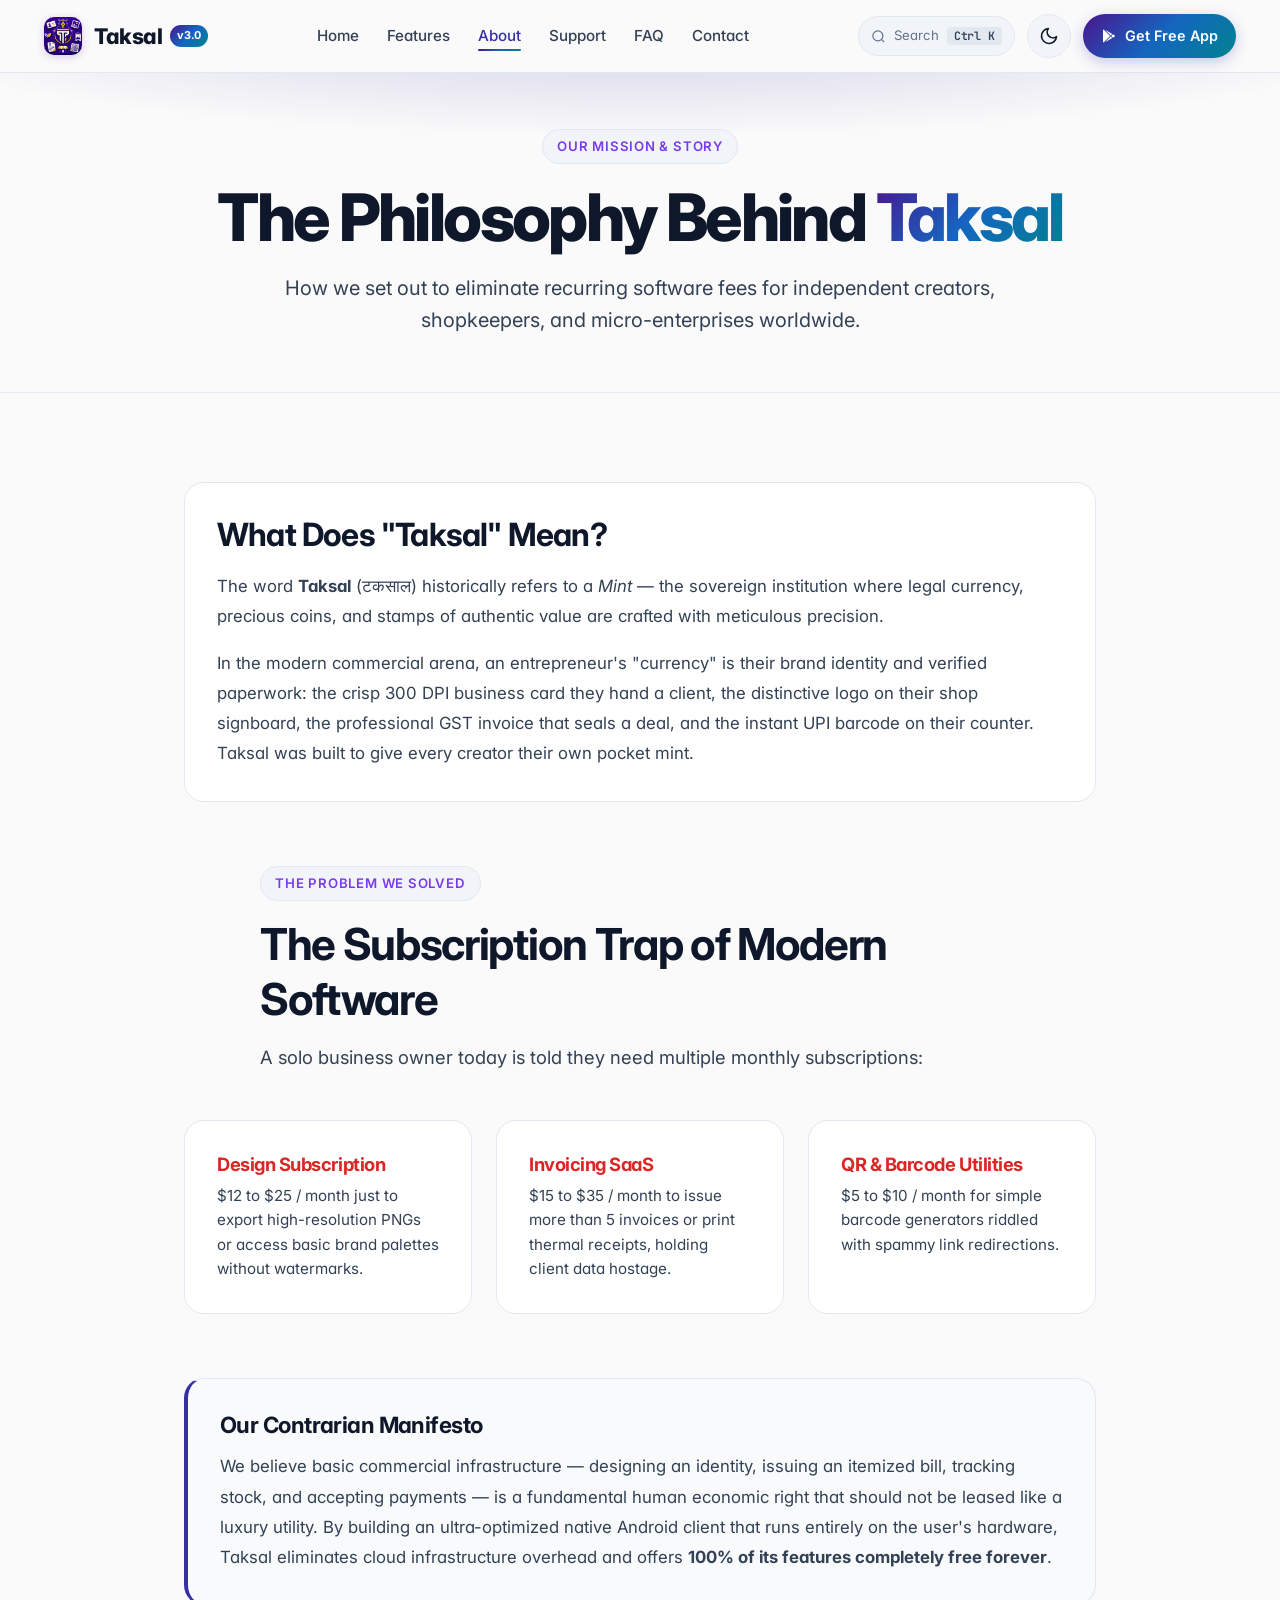
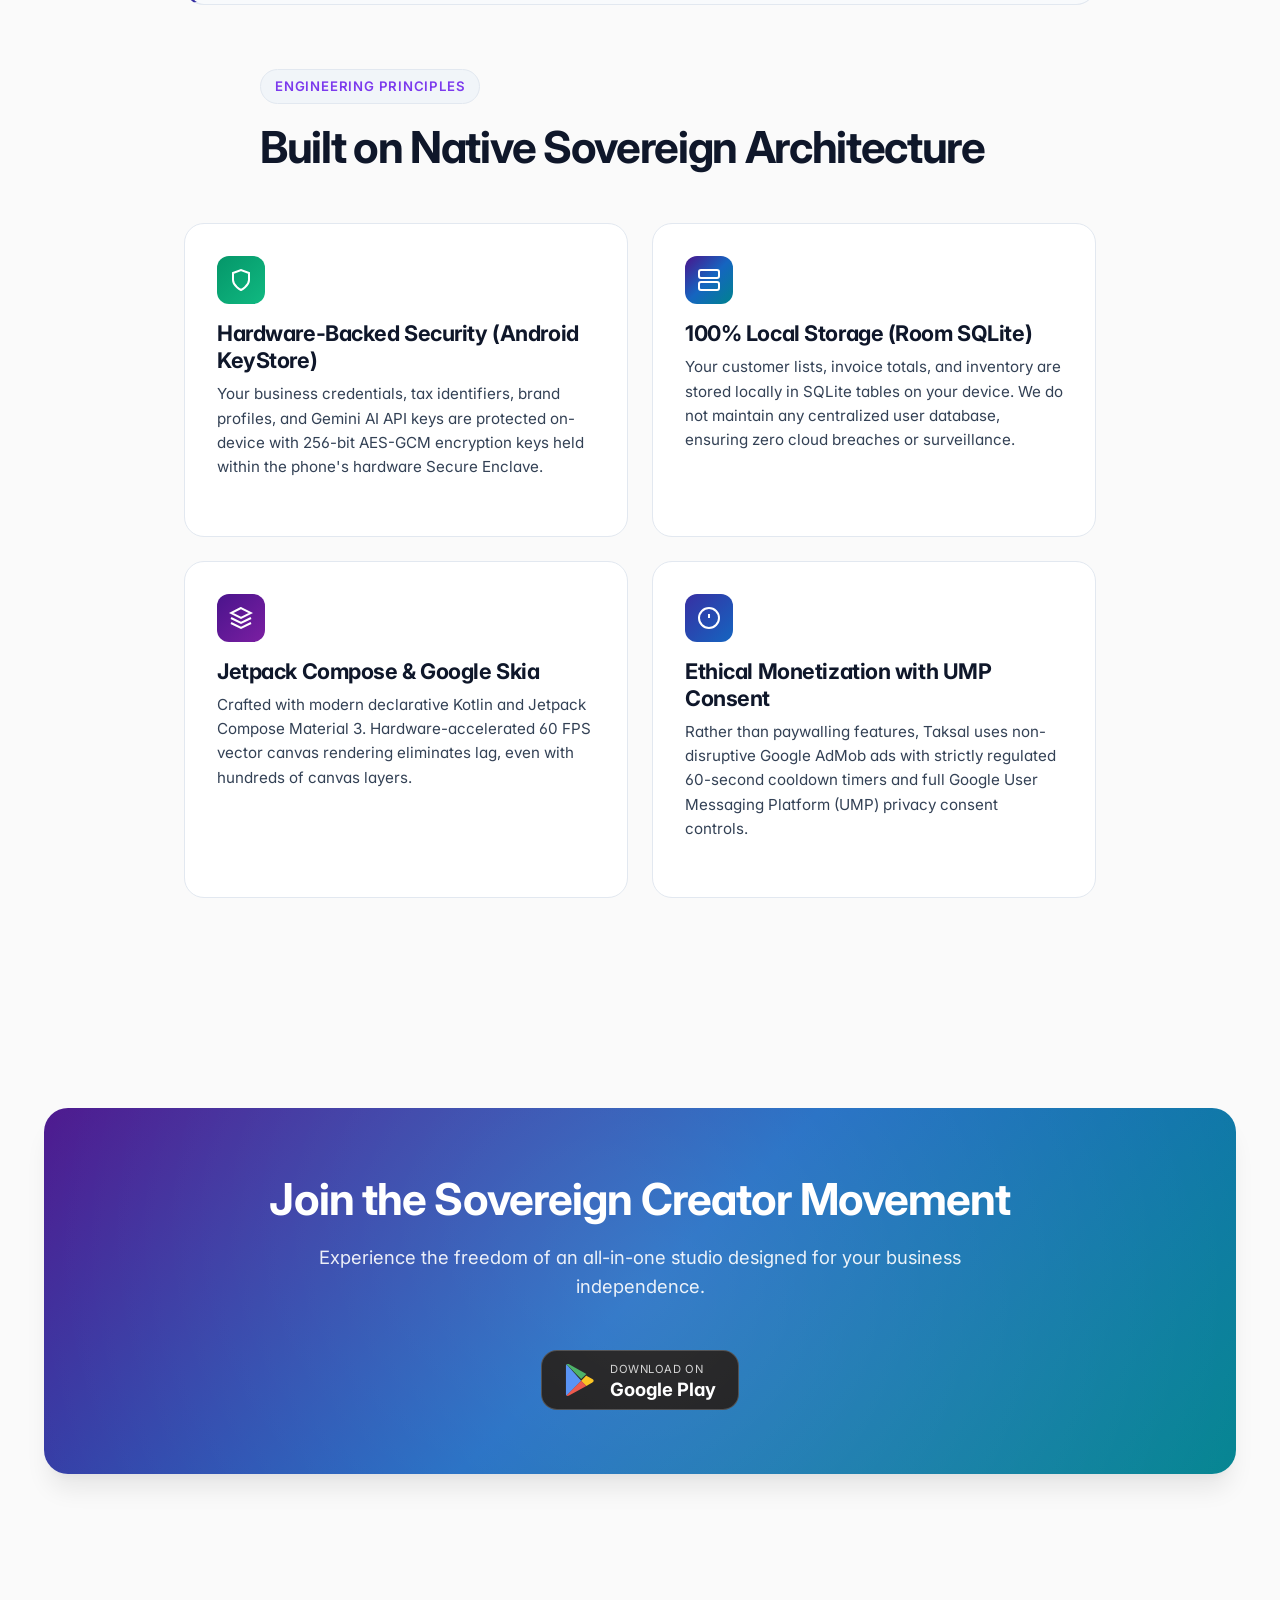
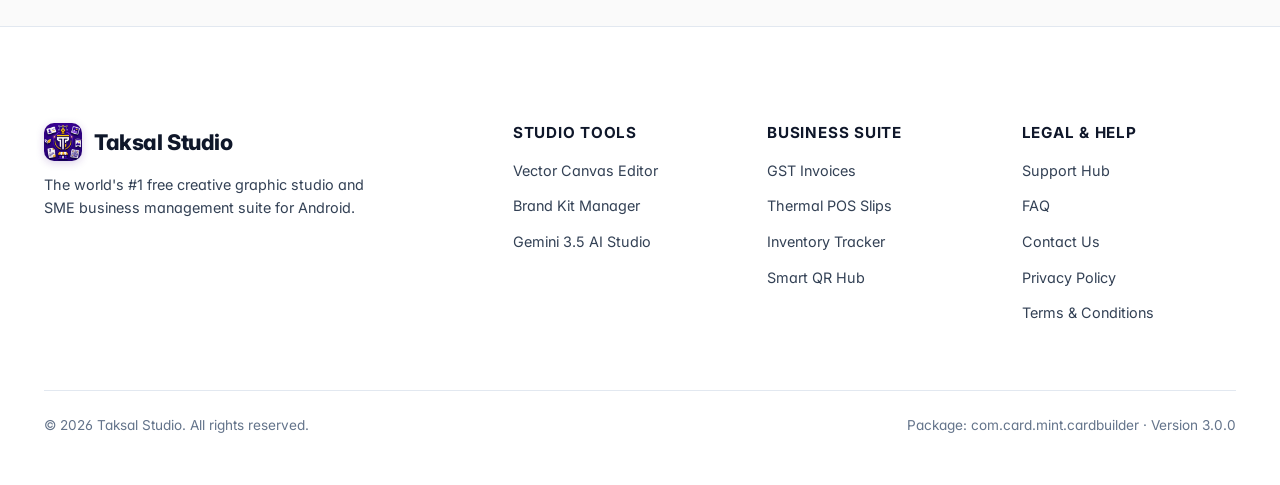
<file: about.html>
<!DOCTYPE html>
<html lang="en" data-theme="light">
<head>
  <meta charset="UTF-8">
  <meta name="viewport" content="width=device-width, initial-scale=1.0">
  <title>About Us — Taksal Studio Philosophy, Architecture & Mission</title>
  <meta name="description" content="Discover the philosophy and engineering behind Taksal Studio. Built to emancipate independent creators and small businesses from expensive SaaS fees through true offline-first Android technology.">
  <link rel="canonical" href="https://taksal.pages.dev/about">
  <link rel="icon" type="image/png" href="/assets/images/app-icon.png">
  <link rel="apple-touch-icon" href="/assets/images/app-icon.png">
  <link rel="manifest" href="/manifest.webmanifest">
  <meta name="theme-color" content="#4A148C" media="(prefers-color-scheme: light)">
  <meta name="theme-color" content="#09090B" media="(prefers-color-scheme: dark)">

  <!-- Preconnect to Google Fonts -->
  <link rel="preconnect" href="https://fonts.googleapis.com">
  <link rel="preconnect" href="https://fonts.gstatic.com" crossorigin>
  <link href="https://fonts.googleapis.com/css2?family=Inter:wght@300;400;500;600;700;800&family=JetBrains+Mono:wght@400;500;600&display=swap" rel="stylesheet">

  <!-- Zero-FOUC Theme Initializer -->
  <script>
    (function(){
      var t = localStorage.getItem('taksal-theme') || (window.matchMedia('(prefers-color-scheme: dark)').matches ? 'dark' : 'light');
      document.documentElement.setAttribute('data-theme', t);
    })();
  </script>

  <!-- Open Graph -->
  <meta property="og:type" content="website">
  <meta property="og:url" content="https://taksal.pages.dev/about">
  <meta property="og:title" content="About Us — Taksal Studio Philosophy & Mission">
  <meta property="og:description" content="Why pay recurring monthly subscriptions for basic graphic design and billing tools? Discover our 100% free, offline-first Android studio.">
  <meta property="og:image" content="https://taksal.pages.dev/assets/images/feature-graphic.png">
  <meta property="og:image:width" content="1200">
  <meta property="og:image:height" content="630">

  <!-- Twitter -->
  <meta name="twitter:card" content="summary_large_image">
  <meta name="twitter:title" content="About Us — Taksal Studio Philosophy & Mission">
  <meta name="twitter:description" content="Why pay recurring monthly subscriptions for basic graphic design and billing tools? Discover our 100% free, offline-first Android studio.">
  <meta name="twitter:image" content="https://taksal.pages.dev/assets/images/feature-graphic.png">

  <!-- JSON-LD Unified AboutPage, Organization & Breadcrumb Schema -->
  <script type="application/ld+json">
  {
    "@context": "https://schema.org",
    "@graph": [
      {
        "@type": "BreadcrumbList",
        "itemListElement": [
          {
            "@type": "ListItem",
            "position": 1,
            "name": "Home",
            "item": "https://taksal.pages.dev/"
          },
          {
            "@type": "ListItem",
            "position": 2,
            "name": "About Us",
            "item": "https://taksal.pages.dev/about"
          }
        ]
      },
      {
        "@type": "AboutPage",
        "@id": "https://taksal.pages.dev/about#aboutpage",
        "url": "https://taksal.pages.dev/about",
        "name": "About Us — Taksal Studio Philosophy, Architecture & Mission",
        "description": "Discover the philosophy and engineering behind Taksal Studio. Built to emancipate independent creators and small businesses from expensive SaaS fees through true offline-first Android technology.",
        "isPartOf": {
          "@type": "WebSite",
          "@id": "https://taksal.pages.dev/#website",
          "url": "https://taksal.pages.dev/",
          "name": "Taksal Studio"
        }
      },
      {
        "@type": "Organization",
        "@id": "https://taksal.pages.dev/#organization",
        "name": "Taksal Studio",
        "url": "https://taksal.pages.dev/",
        "logo": "https://taksal.pages.dev/assets/images/app-icon.png",
        "description": "Creators of the world's leading sovereign, offline-first Android graphic design and SME billing applications.",
        "sameAs": [
          "https://play.google.com/store/apps/details?id=com.card.mint.cardbuilder"
        ],
        "knowsAbout": [
          "Offline-First Software Architecture",
          "Android KeyStore Cryptography",
          "Vector Graphic Design (300 DPI)",
          "GST Tax Invoicing & Compliance",
          "ESC/POS Thermal Receipt Printing",
          "Room SQLite Embedded Databases"
        ]
      }
    ]
  }
  </script>

  <link rel="stylesheet" href="/assets/css/style.css">
</head>
<body>
  <!-- Site Header -->
  <header class="site-header">
    <div class="container nav-container">
      <a href="/" class="brand-logo" aria-label="Taksal Home">
        <img src="/assets/images/app-icon.png" alt="Taksal Logo" class="brand-icon" width="38" height="38">
        <span>Taksal</span>
        <span class="brand-badge">v3.0</span>
      </a>

      <nav aria-label="Primary Navigation">
        <ul class="nav-menu">
          <li><a href="/" class="nav-link">Home</a></li>
          <li><a href="/features" class="nav-link">Features</a></li>
          <li><a href="/about" class="nav-link active">About</a></li>
          <li><a href="/support" class="nav-link">Support</a></li>
          <li><a href="/faq" class="nav-link">FAQ</a></li>
          <li><a href="/contact" class="nav-link">Contact</a></li>
        </ul>
      </nav>

      <div class="nav-actions">
        <!-- Command Palette Trigger Button -->
        <button type="button" class="cmd-palette-btn" data-action="command-palette" aria-label="Open Command Palette (Ctrl+K)">
          <svg width="15" height="15" viewBox="0 0 24 24" fill="none" stroke="currentColor" stroke-width="2"><circle cx="11" cy="11" r="8"></circle><line x1="21" y1="21" x2="16.65" y2="16.65"></line></svg>
          <span class="cmd-btn-label">Search</span>
          <span class="cmd-kbd">Ctrl K</span>
        </button>

        <button type="button" class="theme-toggle-btn" aria-label="Toggle dark/light theme">
          <svg width="20" height="20" viewBox="0 0 24 24" fill="none" stroke="currentColor" stroke-width="2"><path d="M21 12.79A9 9 0 1 1 11.21 3 7 7 0 0 0 21 12.79z"></path></svg>
        </button>

        <a href="https://play.google.com/store/apps/details?id=com.card.mint.cardbuilder" target="_blank" rel="noopener noreferrer" class="nav-cta-btn">
          <svg width="16" height="16" viewBox="0 0 24 24" fill="currentColor"><path d="M3 20.5V3.5C3 2.91 3.34 2.39 3.84 2.15L13.69 12L3.84 21.85C3.34 21.6 3 21.09 3 20.5M16.81 15.12L6.05 21.34L14.54 12.85L16.81 15.12M20.16 10.81C20.5 11.08 20.75 11.5 20.75 12C20.75 12.5 20.53 12.9 20.18 13.18L17.89 14.5L15.39 12L17.89 9.5L20.16 10.81M6.05 2.66L16.81 8.88L14.54 11.15L6.05 2.66Z"/></svg>
          Get Free App
        </a>

        <button type="button" class="hamburger-btn" aria-label="Open mobile menu" aria-expanded="false">
          <span></span>
          <span></span>
          <span></span>
        </button>
      </div>
    </div>
  </header>

  <!-- Mobile Navigation Drawer -->
  <div class="mobile-nav-drawer" role="dialog" aria-modal="true" aria-label="Mobile Navigation">
    <button type="button" class="mobile-search-trigger" data-action="command-palette" aria-label="Search tools and pages">
      <div class="mobile-search-trigger-inner">
        <svg width="18" height="18" viewBox="0 0 24 24" fill="none" stroke="currentColor" stroke-width="2"><circle cx="11" cy="11" r="8"></circle><line x1="21" y1="21" x2="16.65" y2="16.65"></line></svg>
        <span>Search tools & pages...</span>
      </div>
      <span class="cmd-kbd">Ctrl K</span>
    </button>
    <a href="/" class="mobile-nav-link">Home</a>
    <a href="/features" class="mobile-nav-link">Features</a>
    <a href="/about" class="mobile-nav-link">About</a>
    <a href="/support" class="mobile-nav-link">Support & Documentation</a>
    <a href="/faq" class="mobile-nav-link">Frequently Asked Questions</a>
    <a href="/contact" class="mobile-nav-link">Contact Support</a>
    <a href="/privacy" class="mobile-nav-link">Privacy Policy</a>
    <a href="/terms" class="mobile-nav-link">Terms & Conditions</a>
    <div style="margin-top: 20px;">
      <a href="https://play.google.com/store/apps/details?id=com.card.mint.cardbuilder" target="_blank" rel="noopener noreferrer" class="btn btn-primary" style="width: 100%;">
        Download on Google Play
      </a>
    </div>
  </div>

  <main id="main">
    <!-- Hero Banner -->
    <section class="section-sm" style="background: var(--grad-hero-aurora); text-align: center; border-bottom: 1px solid var(--border-color);">
      <div class="container">
        <div class="section-pill">Our Mission & Story</div>
        <h1 class="hero-title" style="margin-bottom: 16px;">The Philosophy Behind <span class="text-gradient">Taksal</span></h1>
        <p class="hero-lead" style="margin-bottom: 0;">
          How we set out to eliminate recurring software fees for independent creators, shopkeepers, and micro-enterprises worldwide.
        </p>
      </div>
    </section>

    <!-- Content Section -->
    <section class="section">
      <div class="container" style="max-width: 960px;">
        <div class="bento-card spotlight-card" style="margin-bottom: var(--space-3xl);">
          <h2 style="font-size: 2rem; margin-bottom: 16px;">What Does "Taksal" Mean?</h2>
          <p style="color: var(--text-secondary); line-height: 1.8; font-size: 1.05rem; margin-bottom: 16px;">
            The word <strong>Taksal</strong> (टकसाल) historically refers to a <em>Mint</em> — the sovereign institution where legal currency, precious coins, and stamps of authentic value are crafted with meticulous precision.
          </p>
          <p style="color: var(--text-secondary); line-height: 1.8; font-size: 1.05rem;">
            In the modern commercial arena, an entrepreneur's "currency" is their brand identity and verified paperwork: the crisp 300 DPI business card they hand a client, the distinctive logo on their shop signboard, the professional GST invoice that seals a deal, and the instant UPI barcode on their counter. Taksal was built to give every creator their own pocket mint.
          </p>
        </div>

        <div class="section-title-wrap" style="text-align: left; margin-bottom: var(--space-2xl);">
          <div class="section-pill">The Problem We Solved</div>
          <h2 class="section-title">The Subscription Trap of Modern Software</h2>
          <p class="section-subtitle" style="margin-left: 0;">
            A solo business owner today is told they need multiple monthly subscriptions:
          </p>
        </div>

        <div class="bento-grid" style="margin-bottom: var(--space-3xl);">
          <div class="bento-card bento-4 spotlight-card">
            <h3 style="color: var(--error); margin-bottom: 8px; font-size: 1.15rem;">Design Subscription</h3>
            <p style="color: var(--text-secondary); font-size: 0.95rem;">
              $12 to $25 / month just to export high-resolution PNGs or access basic brand palettes without watermarks.
            </p>
          </div>
          <div class="bento-card bento-4 spotlight-card">
            <h3 style="color: var(--error); margin-bottom: 8px; font-size: 1.15rem;">Invoicing SaaS</h3>
            <p style="color: var(--text-secondary); font-size: 0.95rem;">
              $15 to $35 / month to issue more than 5 invoices or print thermal receipts, holding client data hostage.
            </p>
          </div>
          <div class="bento-card bento-4 spotlight-card">
            <h3 style="color: var(--error); margin-bottom: 8px; font-size: 1.15rem;">QR & Barcode Utilities</h3>
            <p style="color: var(--text-secondary); font-size: 0.95rem;">
              $5 to $10 / month for simple barcode generators riddled with spammy link redirections.
            </p>
          </div>
        </div>

        <div class="bento-card spotlight-card" style="background: var(--bg-surface-subtle); border-left: 4px solid var(--brand-indigo); margin-bottom: var(--space-3xl);">
          <h3 style="margin-bottom: 12px; font-size: 1.4rem;">Our Contrarian Manifesto</h3>
          <p style="color: var(--text-secondary); line-height: 1.8; font-size: 1.05rem;">
            We believe basic commercial infrastructure — designing an identity, issuing an itemized bill, tracking stock, and accepting payments — is a fundamental human economic right that should not be leased like a luxury utility. By building an ultra-optimized native Android client that runs entirely on the user's hardware, Taksal eliminates cloud infrastructure overhead and offers <strong>100% of its features completely free forever</strong>.
          </p>
        </div>

        <div class="section-title-wrap" style="text-align: left; margin-bottom: var(--space-2xl);">
          <div class="section-pill">Engineering Principles</div>
          <h2 class="section-title">Built on Native Sovereign Architecture</h2>
        </div>

        <div class="bento-grid" style="margin-bottom: var(--space-3xl);">
          <div class="bento-card bento-6 spotlight-card">
            <div class="bento-icon-box icon-emerald">
              <svg width="24" height="24" viewBox="0 0 24 24" fill="none" stroke="currentColor" stroke-width="2"><path d="M12 22s8-4 8-10V5l-8-3-8 3v7c0 6 8 10 8 10z"></path></svg>
            </div>
            <h3 class="bento-title">Hardware-Backed Security (Android KeyStore)</h3>
            <p class="bento-desc">
              Your business credentials, tax identifiers, brand profiles, and Gemini AI API keys are protected on-device with 256-bit AES-GCM encryption keys held within the phone's hardware Secure Enclave.
            </p>
          </div>

          <div class="bento-card bento-6 spotlight-card">
            <div class="bento-icon-box icon-teal">
              <svg width="24" height="24" viewBox="0 0 24 24" fill="none" stroke="currentColor" stroke-width="2"><rect x="2" y="2" width="20" height="8" rx="2" ry="2"></rect><rect x="2" y="14" width="20" height="8" rx="2" ry="2"></rect><line x1="6" y1="6" x2="6.01" y2="6"></line><line x1="6" y1="18" x2="6.01" y2="18"></line></svg>
            </div>
            <h3 class="bento-title">100% Local Storage (Room SQLite)</h3>
            <p class="bento-desc">
              Your customer lists, invoice totals, and inventory are stored locally in SQLite tables on your device. We do not maintain any centralized user database, ensuring zero cloud breaches or surveillance.
            </p>
          </div>

          <div class="bento-card bento-6 spotlight-card">
            <div class="bento-icon-box icon-purple">
              <svg width="24" height="24" viewBox="0 0 24 24" fill="none" stroke="currentColor" stroke-width="2"><polygon points="12 2 2 7 12 12 22 7 12 2"></polygon><polyline points="2 17 12 22 22 17"></polyline><polyline points="2 12 12 17 22 12"></polyline></svg>
            </div>
            <h3 class="bento-title">Jetpack Compose & Google Skia</h3>
            <p class="bento-desc">
              Crafted with modern declarative Kotlin and Jetpack Compose Material 3. Hardware-accelerated 60 FPS vector canvas rendering eliminates lag, even with hundreds of canvas layers.
            </p>
          </div>

          <div class="bento-card bento-6 spotlight-card">
            <div class="bento-icon-box icon-indigo">
              <svg width="24" height="24" viewBox="0 0 24 24" fill="none" stroke="currentColor" stroke-width="2"><circle cx="12" cy="12" r="10"></circle><line x1="12" y1="8" x2="12" y2="12"></line><line x1="12" y1="16" x2="12.01" y2="16"></line></svg>
            </div>
            <h3 class="bento-title">Ethical Monetization with UMP Consent</h3>
            <p class="bento-desc">
              Rather than paywalling features, Taksal uses non-disruptive Google AdMob ads with strictly regulated 60-second cooldown timers and full Google User Messaging Platform (UMP) privacy consent controls.
            </p>
          </div>
        </div>

      </div>
    </section>

    <!-- Download CTA Section -->
    <section class="section-sm">
      <div class="container">
        <div class="cta-banner">
          <h2 class="cta-title">Join the Sovereign Creator Movement</h2>
          <p class="cta-desc">
            Experience the freedom of an all-in-one studio designed for your business independence.
          </p>
          <div class="cta-actions">
            <a href="https://play.google.com/store/apps/details?id=com.card.mint.cardbuilder" target="_blank" rel="noopener noreferrer" class="play-store-btn" aria-label="Download on Google Play">
              <img src="/assets/images/badges/google-play-badge.svg" alt="Google Play" class="play-icon" width="32" height="32">
              <div>
                <span class="btn-text-small">Download on</span>
                <span class="btn-text-large">Google Play</span>
              </div>
            </a>
          </div>
        </div>
      </div>
    </section>
  </main>

  <!-- Site Footer -->
  <footer class="site-footer">
    <div class="container">
      <div class="footer-grid">
        <div class="footer-brand">
          <div class="brand-logo">
            <img src="/assets/images/app-icon.png" alt="Taksal Icon" class="brand-icon" width="38" height="38">
            <span>Taksal Studio</span>
          </div>
          <p>The world's #1 free creative graphic studio and SME business management suite for Android.</p>
        </div>
        <div class="footer-col">
          <h4>Studio Tools</h4>
          <ul class="footer-links">
            <li><a href="/features#vector-canvas">Vector Canvas Editor</a></li>
            <li><a href="/features#brand-kit-features">Brand Kit Manager</a></li>
            <li><a href="/features#ai-studio-features">Gemini 3.5 AI Studio</a></li>
          </ul>
        </div>
        <div class="footer-col">
          <h4>Business Suite</h4>
          <ul class="footer-links">
            <li><a href="/features#invoicing-suite">GST Invoices</a></li>
            <li><a href="/features#invoicing-suite">Thermal POS Slips</a></li>
            <li><a href="/features#inventory-management">Inventory Tracker</a></li>
            <li><a href="/features#smart-qr-hub">Smart QR Hub</a></li>
          </ul>
        </div>
        <div class="footer-col">
          <h4>Legal & Help</h4>
          <ul class="footer-links">
            <li><a href="/support">Support Hub</a></li>
            <li><a href="/faq">FAQ</a></li>
            <li><a href="/contact">Contact Us</a></li>
            <li><a href="/privacy">Privacy Policy</a></li>
            <li><a href="/terms">Terms & Conditions</a></li>
          </ul>
        </div>
      </div>
      <div class="footer-bottom">
        <div>© 2026 Taksal Studio. All rights reserved.</div>
        <div>Package: com.card.mint.cardbuilder · Version 3.0.0</div>
      </div>
    </div>
  </footer>

  <!-- Back to Top Floating Trigger -->
  <button type="button" class="back-to-top" id="backToTop" aria-label="Back to top">
    <svg width="20" height="20" viewBox="0 0 24 24" fill="none" stroke="currentColor" stroke-width="2.5"><polyline points="18 15 12 9 6 15"></polyline></svg>
  </button>

  <script src="/assets/js/main.js" defer></script>
</body>
</html>
</file>
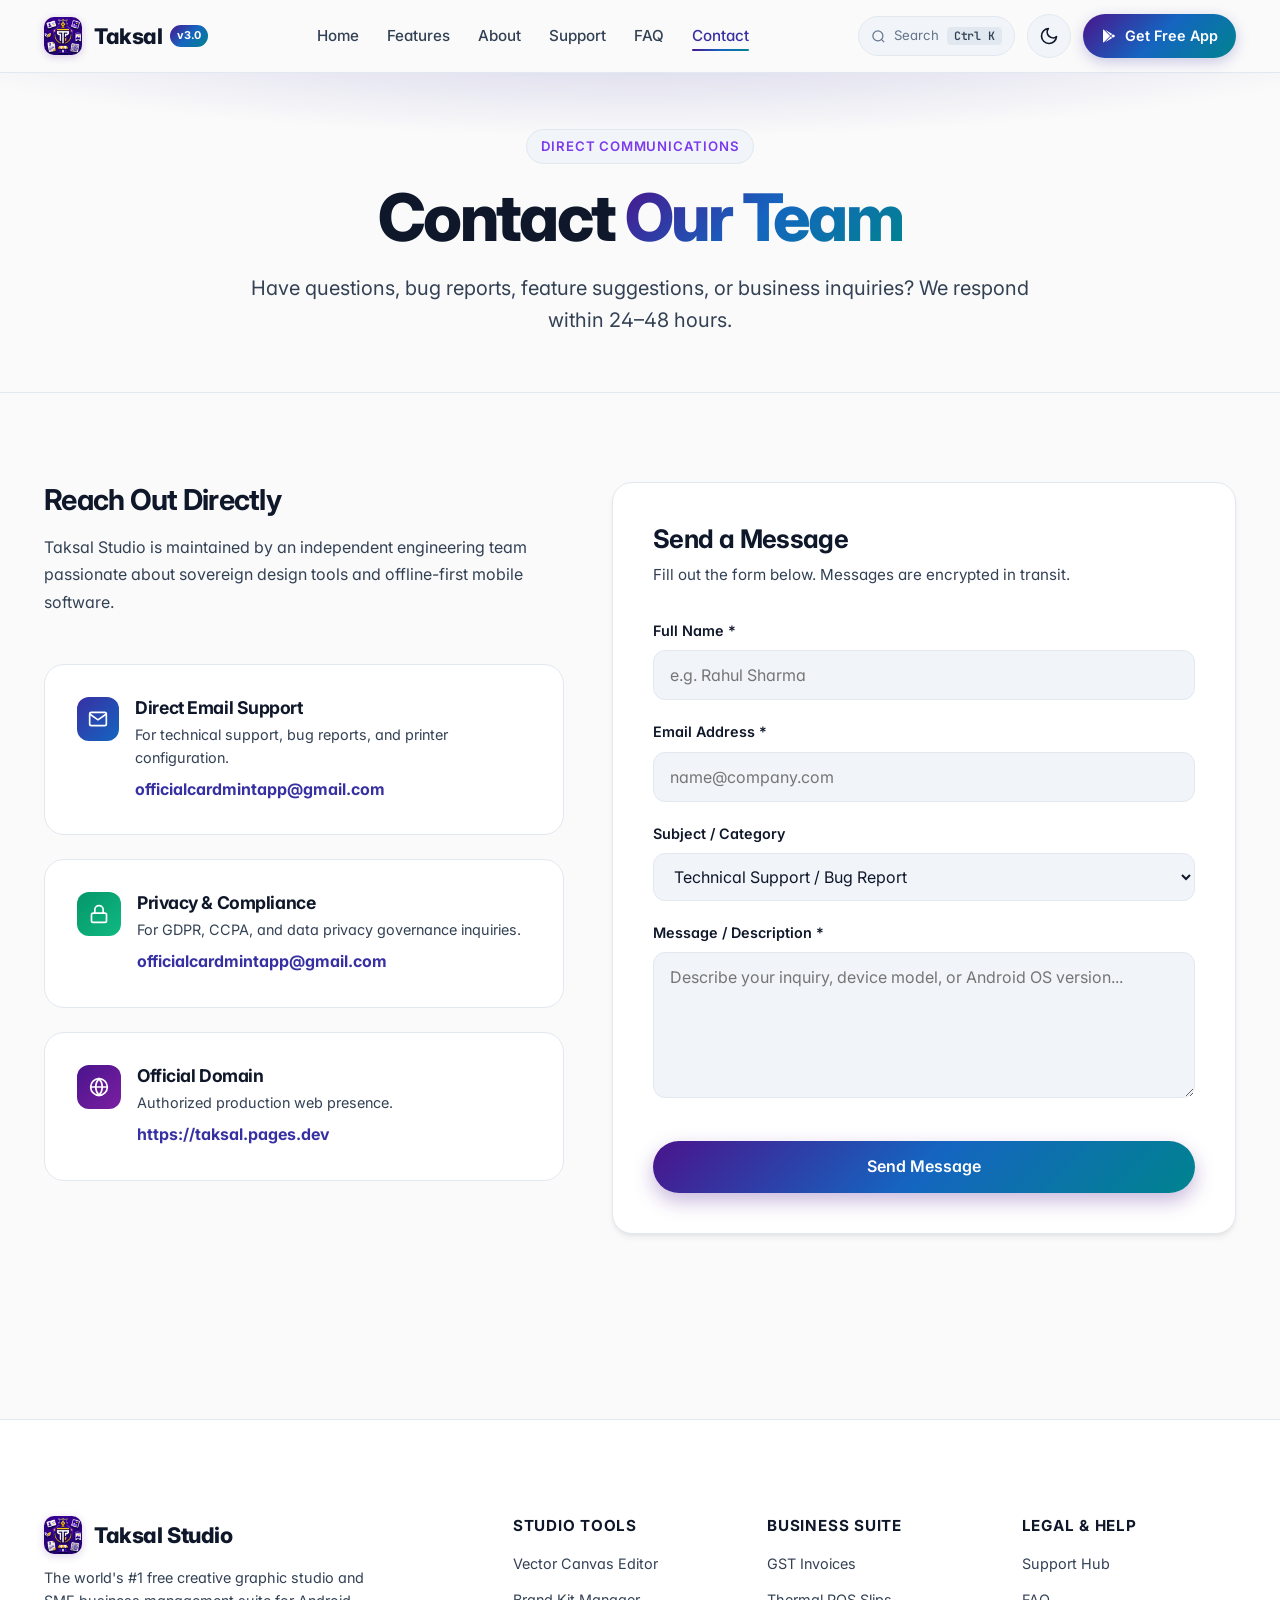
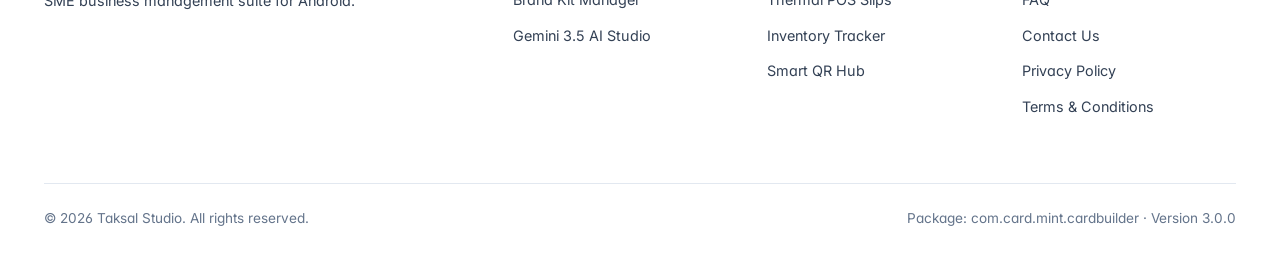
<file: contact.html>
<!DOCTYPE html>
<html lang="en" data-theme="light">
<head>
  <meta charset="UTF-8">
  <meta name="viewport" content="width=device-width, initial-scale=1.0">
  <title>Contact Us — Taksal Studio Support & Engineering</title>
  <meta name="description" content="Get in touch with the Taksal Studio developer and support team. Submit bug reports, feature suggestions, business inquiries, and privacy requests.">
  <link rel="canonical" href="https://taksal.pages.dev/contact">
  <link rel="icon" type="image/png" href="/assets/images/app-icon.png">
  <link rel="apple-touch-icon" href="/assets/images/app-icon.png">
  <link rel="manifest" href="/manifest.webmanifest">
  <meta name="theme-color" content="#4A148C" media="(prefers-color-scheme: light)">
  <meta name="theme-color" content="#09090B" media="(prefers-color-scheme: dark)">

  <!-- Preconnect to Google Fonts -->
  <link rel="preconnect" href="https://fonts.googleapis.com">
  <link rel="preconnect" href="https://fonts.gstatic.com" crossorigin>
  <link href="https://fonts.googleapis.com/css2?family=Inter:wght@300;400;500;600;700;800&family=JetBrains+Mono:wght@400;500;600&display=swap" rel="stylesheet">

  <!-- Zero-FOUC Theme Initializer -->
  <script>
    (function(){
      var t = localStorage.getItem('taksal-theme') || (window.matchMedia('(prefers-color-scheme: dark)').matches ? 'dark' : 'light');
      document.documentElement.setAttribute('data-theme', t);
    })();
  </script>

  <!-- Open Graph -->
  <meta property="og:type" content="website">
  <meta property="og:url" content="https://taksal.pages.dev/contact">
  <meta property="og:title" content="Contact Us — Taksal Studio Support & Engineering">
  <meta property="og:description" content="Get in touch with the Taksal Studio developer and support team.">
  <meta property="og:image" content="https://taksal.pages.dev/assets/images/feature-graphic.png">
  <meta property="og:image:width" content="1200">
  <meta property="og:image:height" content="630">

  <!-- Twitter -->
  <meta name="twitter:card" content="summary_large_image">
  <meta name="twitter:title" content="Contact Us — Taksal Studio Support & Engineering">
  <meta name="twitter:description" content="Get in touch with the Taksal Studio developer and support team.">
  <meta name="twitter:image" content="https://taksal.pages.dev/assets/images/feature-graphic.png">

  <!-- JSON-LD Structured Data (Breadcrumbs, ContactPage & Organization) -->
  <script type="application/ld+json">
  {
    "@context": "https://schema.org",
    "@graph": [
      {
        "@type": "BreadcrumbList",
        "itemListElement": [
          {
            "@type": "ListItem",
            "position": 1,
            "name": "Home",
            "item": "https://taksal.pages.dev/"
          },
          {
            "@type": "ListItem",
            "position": 2,
            "name": "Contact",
            "item": "https://taksal.pages.dev/contact"
          }
        ]
      },
      {
        "@type": "ContactPage",
        "@id": "https://taksal.pages.dev/contact#webpage",
        "url": "https://taksal.pages.dev/contact",
        "name": "Contact Taksal Studio — Engineering & User Support",
        "description": "Get in direct contact with the Taksal Studio engineering team for technical support, bug reports, and data privacy governance.",
        "isPartOf": {
          "@type": "WebSite",
          "@id": "https://taksal.pages.dev/#website",
          "url": "https://taksal.pages.dev/",
          "name": "Taksal Studio"
        }
      },
      {
        "@type": "Organization",
        "@id": "https://taksal.pages.dev/#organization",
        "name": "Taksal Studio",
        "url": "https://taksal.pages.dev/",
        "logo": "https://taksal.pages.dev/assets/images/app-icon.png",
        "contactPoint": [
          {
            "@type": "ContactPoint",
            "email": "officialcardmintapp@gmail.com",
            "contactType": "technical support",
            "availableLanguage": ["English", "Hindi"]
          },
          {
            "@type": "ContactPoint",
            "email": "officialcardmintapp@gmail.com",
            "contactType": "customer service",
            "availableLanguage": ["English", "Hindi"]
          }
        ]
      }
    ]
  }
  </script>

  <link rel="stylesheet" href="/assets/css/style.css">
</head>
<body>
  <!-- Site Header -->
  <header class="site-header">
    <div class="container nav-container">
      <a href="/" class="brand-logo" aria-label="Taksal Home">
        <img src="/assets/images/app-icon.png" alt="Taksal Logo" class="brand-icon" width="38" height="38">
        <span>Taksal</span>
        <span class="brand-badge">v3.0</span>
      </a>

      <nav aria-label="Primary Navigation">
        <ul class="nav-menu">
          <li><a href="/" class="nav-link">Home</a></li>
          <li><a href="/features" class="nav-link">Features</a></li>
          <li><a href="/about" class="nav-link">About</a></li>
          <li><a href="/support" class="nav-link">Support</a></li>
          <li><a href="/faq" class="nav-link">FAQ</a></li>
          <li><a href="/contact" class="nav-link active">Contact</a></li>
        </ul>
      </nav>

      <div class="nav-actions">
        <!-- Command Palette Trigger Button -->
        <button type="button" class="cmd-palette-btn" data-action="command-palette" aria-label="Open Command Palette (Ctrl+K)">
          <svg width="15" height="15" viewBox="0 0 24 24" fill="none" stroke="currentColor" stroke-width="2"><circle cx="11" cy="11" r="8"></circle><line x1="21" y1="21" x2="16.65" y2="16.65"></line></svg>
          <span class="cmd-btn-label">Search</span>
          <span class="cmd-kbd">Ctrl K</span>
        </button>

        <button type="button" class="theme-toggle-btn" aria-label="Toggle dark/light theme">
          <svg width="20" height="20" viewBox="0 0 24 24" fill="none" stroke="currentColor" stroke-width="2"><path d="M21 12.79A9 9 0 1 1 11.21 3 7 7 0 0 0 21 12.79z"></path></svg>
        </button>

        <a href="https://play.google.com/store/apps/details?id=com.card.mint.cardbuilder" target="_blank" rel="noopener noreferrer" class="nav-cta-btn">
          <svg width="16" height="16" viewBox="0 0 24 24" fill="currentColor"><path d="M3 20.5V3.5C3 2.91 3.34 2.39 3.84 2.15L13.69 12L3.84 21.85C3.34 21.6 3 21.09 3 20.5M16.81 15.12L6.05 21.34L14.54 12.85L16.81 15.12M20.16 10.81C20.5 11.08 20.75 11.5 20.75 12C20.75 12.5 20.53 12.9 20.18 13.18L17.89 14.5L15.39 12L17.89 9.5L20.16 10.81M6.05 2.66L16.81 8.88L14.54 11.15L6.05 2.66Z"/></svg>
          Get Free App
        </a>

        <button type="button" class="hamburger-btn" aria-label="Open mobile menu" aria-expanded="false">
          <span></span>
          <span></span>
          <span></span>
        </button>
      </div>
    </div>
  </header>

  <!-- Mobile Navigation Drawer -->
  <div class="mobile-nav-drawer" role="dialog" aria-modal="true" aria-label="Mobile Navigation">
    <button type="button" class="mobile-search-trigger" data-action="command-palette" aria-label="Search tools and pages">
      <div class="mobile-search-trigger-inner">
        <svg width="18" height="18" viewBox="0 0 24 24" fill="none" stroke="currentColor" stroke-width="2"><circle cx="11" cy="11" r="8"></circle><line x1="21" y1="21" x2="16.65" y2="16.65"></line></svg>
        <span>Search tools & pages...</span>
      </div>
      <span class="cmd-kbd">Ctrl K</span>
    </button>
    <a href="/" class="mobile-nav-link">Home</a>
    <a href="/features" class="mobile-nav-link">Features</a>
    <a href="/about" class="mobile-nav-link">About</a>
    <a href="/support" class="mobile-nav-link">Support & Documentation</a>
    <a href="/faq" class="mobile-nav-link">Frequently Asked Questions</a>
    <a href="/contact" class="mobile-nav-link">Contact Support</a>
    <a href="/privacy" class="mobile-nav-link">Privacy Policy</a>
    <a href="/terms" class="mobile-nav-link">Terms & Conditions</a>
    <div style="margin-top: 20px;">
      <a href="https://play.google.com/store/apps/details?id=com.card.mint.cardbuilder" target="_blank" rel="noopener noreferrer" class="btn btn-primary" style="width: 100%;">
        Download on Google Play
      </a>
    </div>
  </div>

  <main id="main">
    <!-- Hero Banner -->
    <section class="section-sm" style="background: var(--grad-hero-aurora); text-align: center; border-bottom: 1px solid var(--border-color);">
      <div class="container">
        <div class="section-pill">Direct Communications</div>
        <h1 class="hero-title" style="margin-bottom: 16px;">Contact <span class="text-gradient">Our Team</span></h1>
        <p class="hero-lead" style="margin-bottom: 0;">
          Have questions, bug reports, feature suggestions, or business inquiries? We respond within 24–48 hours.
        </p>
      </div>
    </section>

    <!-- Contact Grid -->
    <section class="section">
      <div class="container">
        <div class="contact-grid">

          <!-- Left Column: Contact Cards -->
          <div>
            <h2 style="font-size: 1.8rem; margin-bottom: 16px;">Reach Out Directly</h2>
            <p style="color: var(--text-secondary); line-height: 1.7; margin-bottom: var(--space-2xl);">
              Taksal Studio is maintained by an independent engineering team passionate about sovereign design tools and offline-first mobile software.
            </p>

            <div class="card spotlight-card" style="padding: var(--space-xl); margin-bottom: var(--space-lg);">
              <div style="display: flex; gap: 16px; align-items: flex-start;">
                <div class="bento-icon-box icon-indigo" style="margin: 0; width: 44px; height: 44px;">
                  <svg width="20" height="20" viewBox="0 0 24 24" fill="none" stroke="currentColor" stroke-width="2"><path d="M4 4h16c1.1 0 2 .9 2 2v12c0 1.1-.9 2-2 2H4c-1.1 0-2-.9-2-2V6c0-1.1.9-2 2-2z"></path><polyline points="22,6 12,13 2,6"></polyline></svg>
                </div>
                <div>
                  <h3 style="font-size: 1.1rem; margin-bottom: 4px;">Direct Email Support</h3>
                  <p style="color: var(--text-secondary); font-size: 0.9rem; margin-bottom: 8px;">For technical support, bug reports, and printer configuration.</p>
                  <a href="mailto:officialcardmintapp@gmail.com" style="color: var(--brand-indigo); font-weight: 700; font-size: 1rem;">officialcardmintapp@gmail.com</a>
                </div>
              </div>
            </div>

            <div class="card spotlight-card" style="padding: var(--space-xl); margin-bottom: var(--space-lg);">
              <div style="display: flex; gap: 16px; align-items: flex-start;">
                <div class="bento-icon-box icon-emerald" style="margin: 0; width: 44px; height: 44px;">
                  <svg width="20" height="20" viewBox="0 0 24 24" fill="none" stroke="currentColor" stroke-width="2"><rect x="3" y="11" width="18" height="11" rx="2" ry="2"></rect><path d="M7 11V7a5 5 0 0 1 10 0v4"></path></svg>
                </div>
                <div>
                  <h3 style="font-size: 1.1rem; margin-bottom: 4px;">Privacy & Compliance</h3>
                  <p style="color: var(--text-secondary); font-size: 0.9rem; margin-bottom: 8px;">For GDPR, CCPA, and data privacy governance inquiries.</p>
                  <a href="mailto:officialcardmintapp@gmail.com" style="color: var(--brand-indigo); font-weight: 700; font-size: 1rem;">officialcardmintapp@gmail.com</a>
                </div>
              </div>
            </div>

            <div class="card spotlight-card" style="padding: var(--space-xl);">
              <div style="display: flex; gap: 16px; align-items: flex-start;">
                <div class="bento-icon-box icon-purple" style="margin: 0; width: 44px; height: 44px;">
                  <svg width="20" height="20" viewBox="0 0 24 24" fill="none" stroke="currentColor" stroke-width="2"><circle cx="12" cy="12" r="10"></circle><line x1="2" y1="12" x2="22" y2="12"></line><path d="M12 2a15.3 15.3 0 0 1 4 10 15.3 15.3 0 0 1-4 10 15.3 15.3 0 0 1-4-10 15.3 15.3 0 0 1 4-10z"></path></svg>
                </div>
                <div>
                  <h3 style="font-size: 1.1rem; margin-bottom: 4px;">Official Domain</h3>
                  <p style="color: var(--text-secondary); font-size: 0.9rem; margin-bottom: 8px;">Authorized production web presence.</p>
                  <a href="https://taksal.pages.dev" style="color: var(--brand-indigo); font-weight: 700; font-size: 1rem;">https://taksal.pages.dev</a>
                </div>
              </div>
            </div>
          </div>

          <!-- Right Column: Interactive Contact Form -->
          <div>
            <div class="contact-card">
              <h2 style="font-size: 1.6rem; margin-bottom: 8px;">Send a Message</h2>
              <p style="color: var(--text-secondary); font-size: 0.95rem; margin-bottom: var(--space-xl);">
                Fill out the form below. Messages are encrypted in transit.
              </p>

              <form id="taksalContactForm" novalidate>
                <!-- Anti-spam Honeypot Field -->
                <input type="text" id="website_url_hp" name="website_url_hp" class="honeypot-field" tabindex="-1" autocomplete="off" aria-hidden="true">

                <div class="form-group">
                  <label class="form-label" for="userName">Full Name *</label>
                  <input type="text" id="userName" class="form-control" placeholder="e.g. Rahul Sharma" required aria-required="true">
                </div>

                <div class="form-group">
                  <label class="form-label" for="userEmail">Email Address *</label>
                  <input type="email" id="userEmail" class="form-control" placeholder="name@company.com" required aria-required="true">
                </div>

                <div class="form-group">
                  <label class="form-label" for="userSubject">Subject / Category</label>
                  <select id="userSubject" class="form-control" style="cursor: pointer;">
                    <option value="technical">Technical Support / Bug Report</option>
                    <option value="feature">Feature Suggestion / Template Request</option>
                    <option value="printer">Thermal Printer Setup Question</option>
                    <option value="privacy">Privacy & Data Governance</option>
                    <option value="commercial">Business Inquiry</option>
                  </select>
                </div>

                <div class="form-group">
                  <label class="form-label" for="userMessage">Message / Description *</label>
                  <textarea id="userMessage" class="form-control" rows="5" placeholder="Describe your inquiry, device model, or Android OS version..." required aria-required="true"></textarea>
                </div>

                <div id="formStatus" class="form-status" role="status" aria-live="polite"></div>

                <button type="submit" class="btn btn-primary" style="width: 100%; margin-top: 16px;">
                  Send Message
                </button>
              </form>
            </div>
          </div>

        </div>
      </div>
    </section>
  </main>

  <!-- Site Footer -->
  <footer class="site-footer">
    <div class="container">
      <div class="footer-grid">
        <div class="footer-brand">
          <div class="brand-logo">
            <img src="/assets/images/app-icon.png" alt="Taksal Icon" class="brand-icon" width="38" height="38">
            <span>Taksal Studio</span>
          </div>
          <p>The world's #1 free creative graphic studio and SME business management suite for Android.</p>
        </div>
        <div class="footer-col">
          <h4>Studio Tools</h4>
          <ul class="footer-links">
            <li><a href="/features#vector-canvas">Vector Canvas Editor</a></li>
            <li><a href="/features#brand-kit-features">Brand Kit Manager</a></li>
            <li><a href="/features#ai-studio-features">Gemini 3.5 AI Studio</a></li>
          </ul>
        </div>
        <div class="footer-col">
          <h4>Business Suite</h4>
          <ul class="footer-links">
            <li><a href="/features#invoicing-suite">GST Invoices</a></li>
            <li><a href="/features#invoicing-suite">Thermal POS Slips</a></li>
            <li><a href="/features#inventory-management">Inventory Tracker</a></li>
            <li><a href="/features#smart-qr-hub">Smart QR Hub</a></li>
          </ul>
        </div>
        <div class="footer-col">
          <h4>Legal & Help</h4>
          <ul class="footer-links">
            <li><a href="/support">Support Hub</a></li>
            <li><a href="/faq">FAQ</a></li>
            <li><a href="/contact">Contact Us</a></li>
            <li><a href="/privacy">Privacy Policy</a></li>
            <li><a href="/terms">Terms & Conditions</a></li>
          </ul>
        </div>
      </div>
      <div class="footer-bottom">
        <div>© 2026 Taksal Studio. All rights reserved.</div>
        <div>Package: com.card.mint.cardbuilder · Version 3.0.0</div>
      </div>
    </div>
  </footer>

  <!-- Back to Top Floating Trigger -->
  <button type="button" class="back-to-top" id="backToTop" aria-label="Back to top">
    <svg width="20" height="20" viewBox="0 0 24 24" fill="none" stroke="currentColor" stroke-width="2.5"><polyline points="18 15 12 9 6 15"></polyline></svg>
  </button>

  <script src="/assets/js/main.js" defer></script>
</body>
</html>
</file>
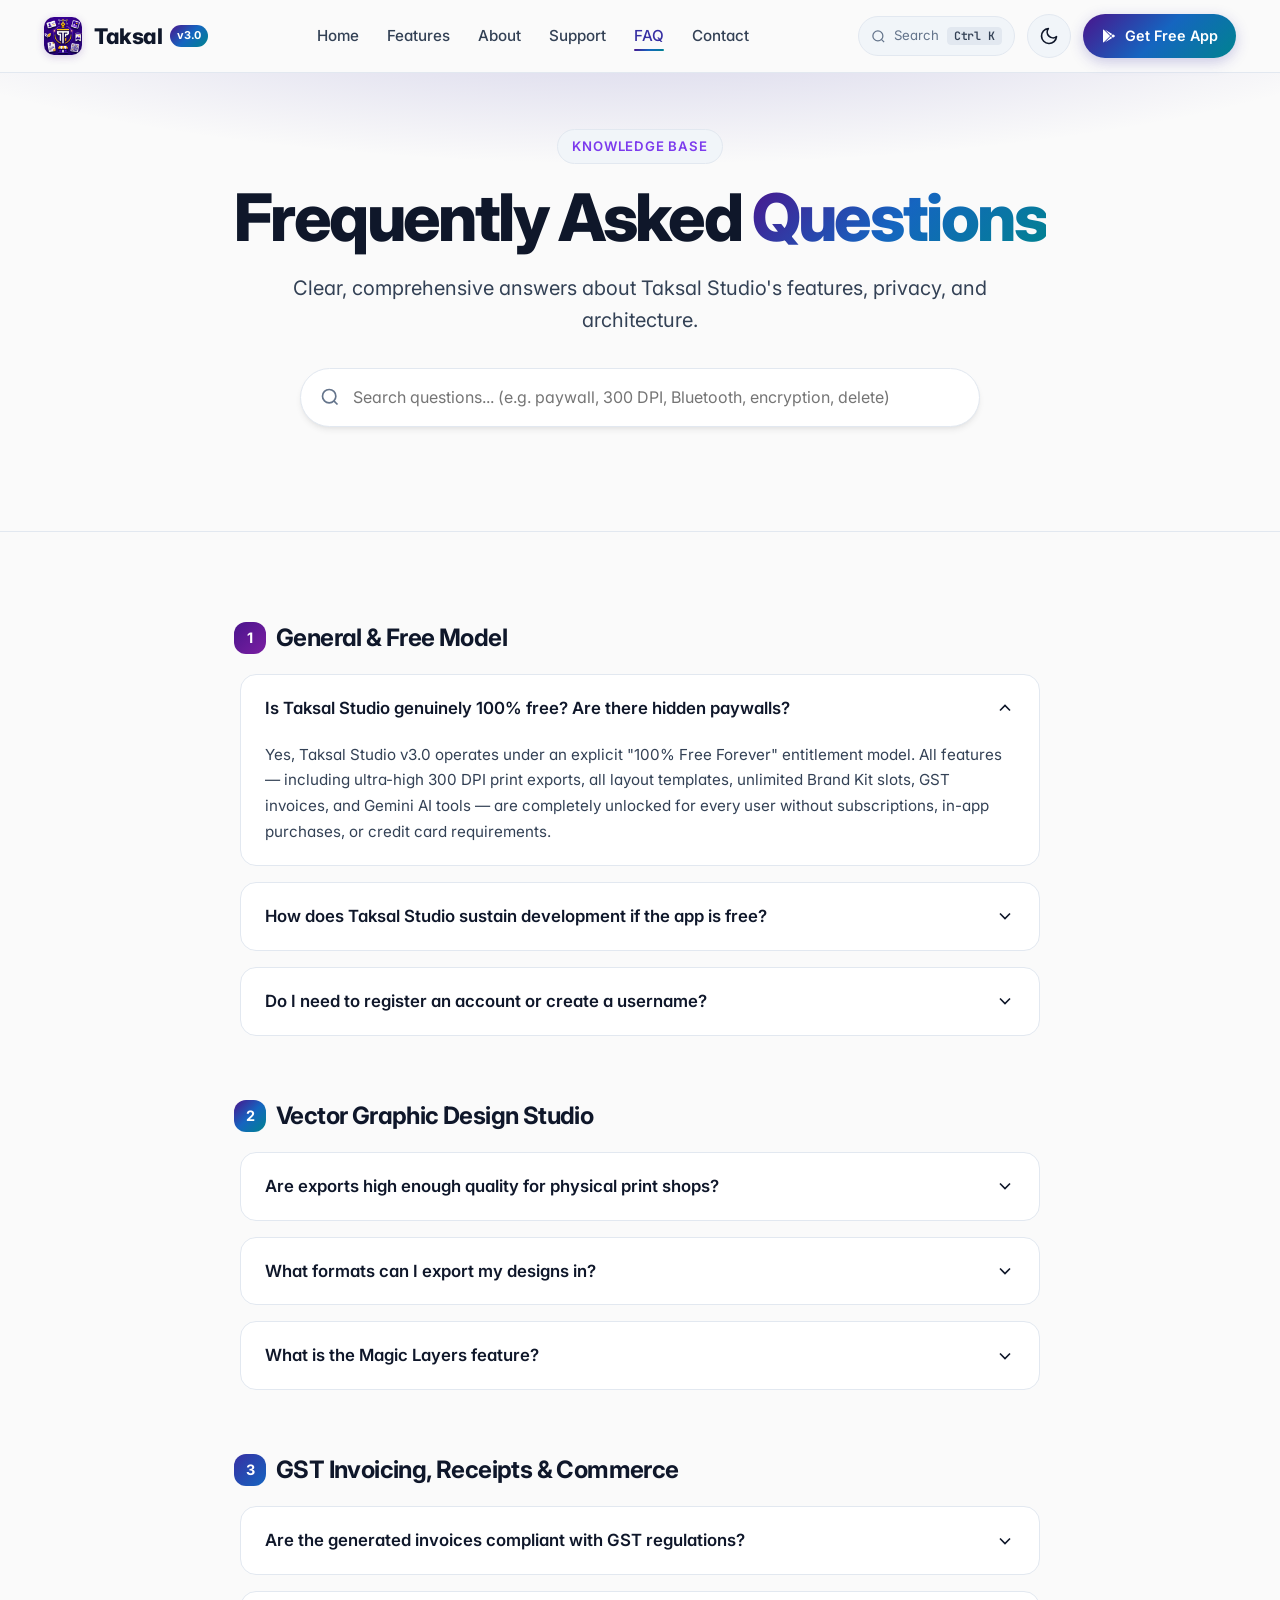
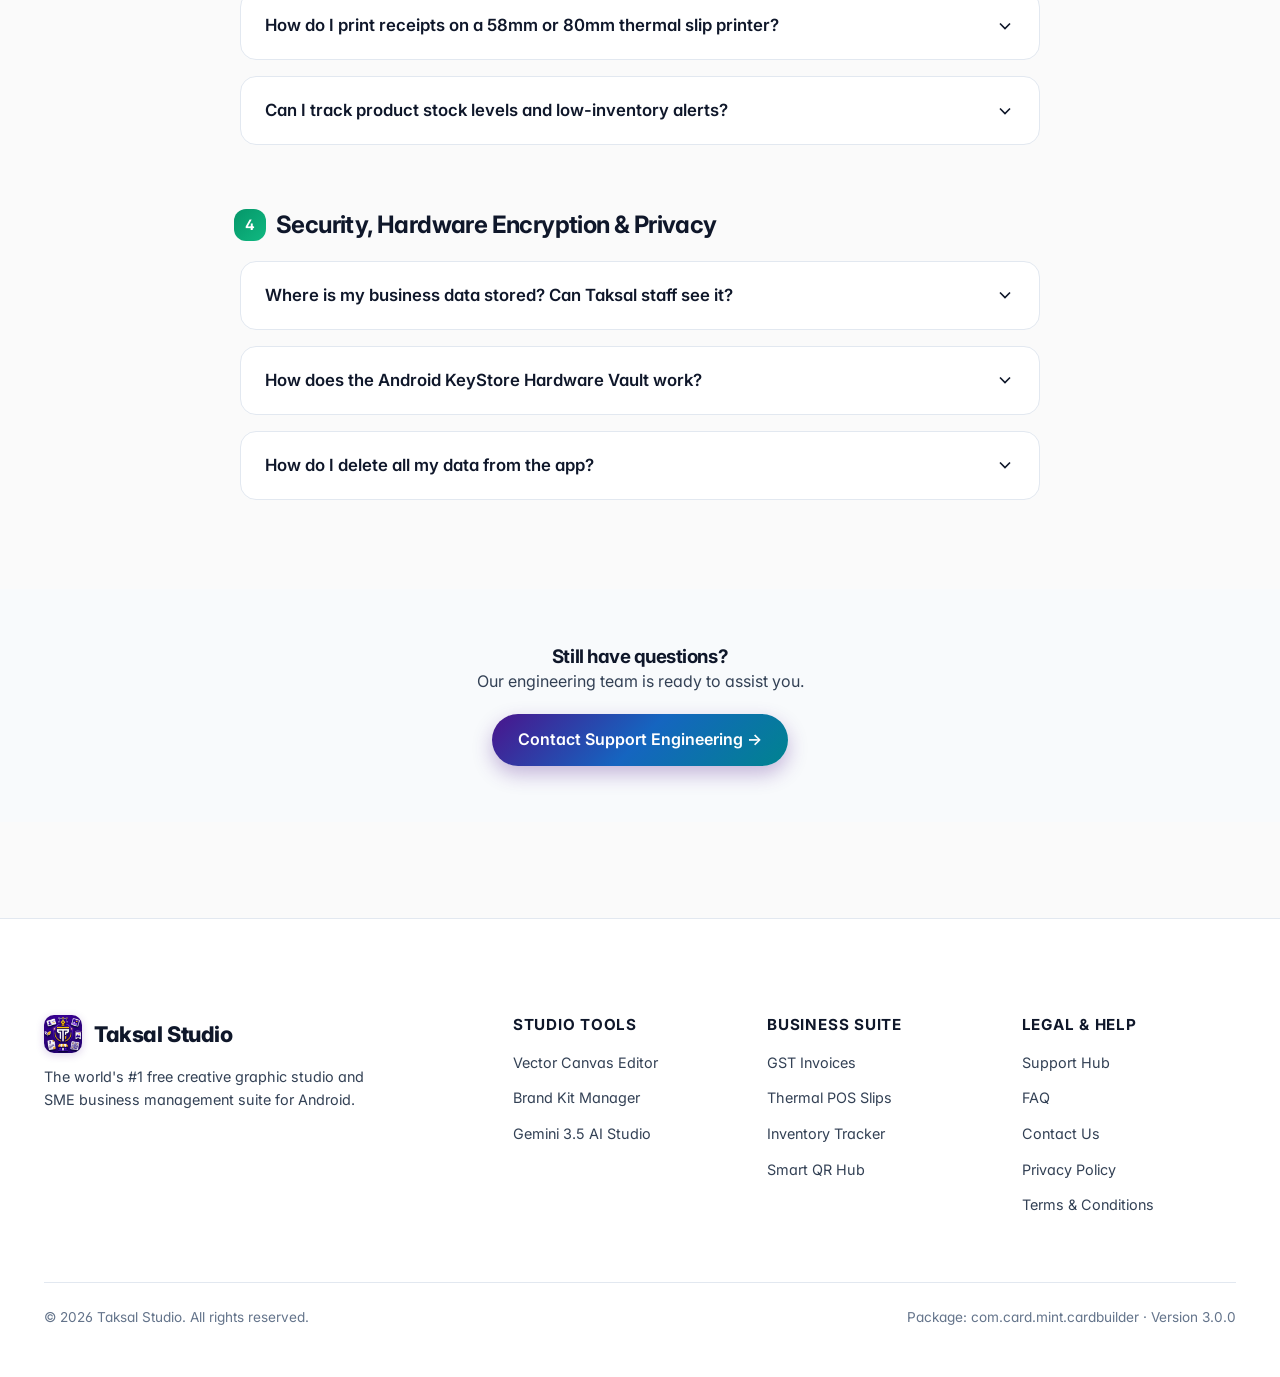
<file: faq.html>
<!DOCTYPE html>
<html lang="en" data-theme="light">
<head>
  <meta charset="UTF-8">
  <meta name="viewport" content="width=device-width, initial-scale=1.0">
  <title>Frequently Asked Questions — Taksal Studio</title>
  <meta name="description" content="Find comprehensive answers to frequently asked questions about Taksal Studio's free model, 300 DPI exports, GST invoicing, thermal receipts, Keystore security, and privacy.">
  <link rel="canonical" href="https://taksal.pages.dev/faq">
  <link rel="icon" type="image/png" href="/assets/images/app-icon.png">
  <link rel="apple-touch-icon" href="/assets/images/app-icon.png">
  <link rel="manifest" href="/manifest.webmanifest">
  <meta name="theme-color" content="#4A148C" media="(prefers-color-scheme: light)">
  <meta name="theme-color" content="#09090B" media="(prefers-color-scheme: dark)">

  <!-- Preconnect to Google Fonts -->
  <link rel="preconnect" href="https://fonts.googleapis.com">
  <link rel="preconnect" href="https://fonts.gstatic.com" crossorigin>
  <link href="https://fonts.googleapis.com/css2?family=Inter:wght@300;400;500;600;700;800&family=JetBrains+Mono:wght@400;500;600&display=swap" rel="stylesheet">

  <!-- Zero-FOUC Theme Initializer -->
  <script>
    (function(){
      var t = localStorage.getItem('taksal-theme') || (window.matchMedia('(prefers-color-scheme: dark)').matches ? 'dark' : 'light');
      document.documentElement.setAttribute('data-theme', t);
    })();
  </script>

  <!-- Open Graph -->
  <meta property="og:type" content="website">
  <meta property="og:url" content="https://taksal.pages.dev/faq">
  <meta property="og:title" content="Frequently Asked Questions — Taksal Studio">
  <meta property="og:description" content="Comprehensive answers about Taksal Studio features, exports, privacy, and free model.">
  <meta property="og:image" content="https://taksal.pages.dev/assets/images/feature-graphic.png">
  <meta property="og:image:width" content="1200">
  <meta property="og:image:height" content="630">

  <!-- Twitter -->
  <meta name="twitter:card" content="summary_large_image">
  <meta name="twitter:title" content="Frequently Asked Questions — Taksal Studio">
  <meta name="twitter:description" content="Comprehensive answers about Taksal Studio features, exports, privacy, and free model.">
  <meta name="twitter:image" content="https://taksal.pages.dev/assets/images/feature-graphic.png">

  <!-- JSON-LD FAQPage & Breadcrumb Schema -->
  <script type="application/ld+json">
  {
    "@context": "https://schema.org",
    "@graph": [
      {
        "@type": "BreadcrumbList",
        "itemListElement": [{
          "@type": "ListItem",
          "position": 1,
          "name": "Home",
          "item": "https://taksal.pages.dev/"
        },{
          "@type": "ListItem",
          "position": 2,
          "name": "FAQ",
          "item": "https://taksal.pages.dev/faq"
        }]
      },
      {
        "@type": "FAQPage",
        "mainEntity": [
          {
            "@type": "Question",
            "name": "Is Taksal Studio genuinely 100% free? Are there hidden paywalls?",
            "acceptedAnswer": {
              "@type": "Answer",
              "text": "Yes, Taksal Studio v3.0 operates under an explicit '100% Free Forever' entitlement model. All features — including ultra-high 300 DPI print exports, all layout templates, unlimited Brand Kit slots, GST invoices, and Gemini AI tools — are completely unlocked for every user without subscriptions, in-app purchases, or credit card requirements."
            }
          },
          {
            "@type": "Question",
            "name": "How does Taksal Studio sustain development if the app is free?",
            "acceptedAnswer": {
              "@type": "Answer",
              "text": "The application is supported by ethical advertisements powered by Google AdMob (adaptive bottom banners, natural task-completion interstitials, and optional rewarded video unlocks). We enforce strict 60-second cooldown intervals on interstitials, ensuring that ads never interrupt your active creative editing."
            }
          },
          {
            "@type": "Question",
            "name": "Do I need to register an account or create a username?",
            "acceptedAnswer": {
              "@type": "Answer",
              "text": "No. You can open Taksal Studio immediately after downloading and begin creating designs and invoices in seconds. No email registration, phone verification, or password setup is required."
            }
          },
          {
            "@type": "Question",
            "name": "Are exports high enough quality for physical print shops?",
            "acceptedAnswer": {
              "@type": "Answer",
              "text": "Yes. Taksal renders vector graphics at 300 DPI (dots per inch) ultra-high precision print resolution. This standard matches the technical requirements of commercial offset printing presses for business cards, merchandise, banners, and flyers without pixelation."
            }
          },
          {
            "@type": "Question",
            "name": "What formats can I export my designs in?",
            "acceptedAnswer": {
              "@type": "Answer",
              "text": "You can export designs in high-resolution PNG (with transparency support), JPEG (with custom compression), crisp vector SVG, and commercial PDF documents generated directly on your device via iText7."
            }
          },
          {
            "@type": "Question",
            "name": "What is the Magic Layers feature?",
            "acceptedAnswer": {
              "@type": "Answer",
              "text": "Magic Layers is an intelligent computer vision tool built into Taksal. It takes a flat bitmap image (such as an uploaded logo or graphic badge) and separates it into distinct, editable vector layers that you can reorder, recolor, scale, or delete individually."
            }
          },
          {
            "@type": "Question",
            "name": "Are the generated invoices compliant with GST regulations?",
            "acceptedAnswer": {
              "@type": "Answer",
              "text": "Yes. Taksal's invoice generator includes fields for your business name, address, GSTIN, customer details, itemized goods/services with tax percentage breakdowns, invoice serial number, date stamps, and payment status (PAID/PENDING)."
            }
          },
          {
            "@type": "Question",
            "name": "How do I print receipts on a 58mm or 80mm thermal slip printer?",
            "acceptedAnswer": {
              "@type": "Answer",
              "text": "Taksal's Thermal Receipt Generator prepares POS slips in standard 58mm and 80mm thermal paper widths. Connect your thermal printer via Bluetooth or USB OTG, install the printer's Android Print Service driver, and tap 'Print Receipt'."
            }
          },
          {
            "@type": "Question",
            "name": "Can I track product stock levels and low-inventory alerts?",
            "acceptedAnswer": {
              "@type": "Answer",
              "text": "Yes. In the Inventory Manager, each item has a configurable minimum safety threshold. When stock falls to or below this level, the item is highlighted with a low-stock alert so you can replenish before running out."
            }
          },
          {
            "@type": "Question",
            "name": "Where is my business data stored? Can Taksal staff see it?",
            "acceptedAnswer": {
              "@type": "Answer",
              "text": "Your business data is stored exclusively on your device in a private SQLite Room database. Taksal does not operate a central user cloud database. Neither Taksal nor any third party has access to your customer lists, sales figures, designs, or invoices."
            }
          },
          {
            "@type": "Question",
            "name": "How does the Android KeyStore Hardware Vault work?",
            "acceptedAnswer": {
              "@type": "Answer",
              "text": "Sensitive values (such as business profile credentials and Gemini AI API keys) are encrypted using 256-bit AES-GCM cryptography. The cryptographic master key is generated and stored inside the Android device's hardware Secure Enclave / Trusted Execution Environment (TEE), meaning the key cannot be extracted even from rooted devices or compiled APK inspection."
            }
          },
          {
            "@type": "Question",
            "name": "How do I delete all my data from the app?",
            "acceptedAnswer": {
              "@type": "Answer",
              "text": "Because all data lives on your device, you can completely erase everything at any time by going to Android Settings > Apps > Taksal > Storage > Clear Storage, or by uninstalling the application. This immediately and permanently purges all local databases and cryptographic keys."
            }
          }
        ]
      }
    ]
  }
  </script>

  <link rel="stylesheet" href="/assets/css/style.css">
</head>
<body>
  <!-- Site Header -->
  <header class="site-header">
    <div class="container nav-container">
      <a href="/" class="brand-logo" aria-label="Taksal Home">
        <img src="/assets/images/app-icon.png" alt="Taksal Logo" class="brand-icon" width="38" height="38">
        <span>Taksal</span>
        <span class="brand-badge">v3.0</span>
      </a>

      <nav aria-label="Primary Navigation">
        <ul class="nav-menu">
          <li><a href="/" class="nav-link">Home</a></li>
          <li><a href="/features" class="nav-link">Features</a></li>
          <li><a href="/about" class="nav-link">About</a></li>
          <li><a href="/support" class="nav-link">Support</a></li>
          <li><a href="/faq" class="nav-link active">FAQ</a></li>
          <li><a href="/contact" class="nav-link">Contact</a></li>
        </ul>
      </nav>

      <div class="nav-actions">
        <!-- Command Palette Trigger Button -->
        <button type="button" class="cmd-palette-btn" data-action="command-palette" aria-label="Open Command Palette (Ctrl+K)">
          <svg width="15" height="15" viewBox="0 0 24 24" fill="none" stroke="currentColor" stroke-width="2"><circle cx="11" cy="11" r="8"></circle><line x1="21" y1="21" x2="16.65" y2="16.65"></line></svg>
          <span class="cmd-btn-label">Search</span>
          <span class="cmd-kbd">Ctrl K</span>
        </button>

        <button type="button" class="theme-toggle-btn" aria-label="Toggle dark/light theme">
          <svg width="20" height="20" viewBox="0 0 24 24" fill="none" stroke="currentColor" stroke-width="2" stroke-linecap="round" stroke-linejoin="round"><path d="M21 12.79A9 9 0 1 1 11.21 3 7 7 0 0 0 21 12.79z"></path></svg>
        </button>

        <a href="https://play.google.com/store/apps/details?id=com.card.mint.cardbuilder" target="_blank" rel="noopener noreferrer" class="nav-cta-btn">
          <svg width="16" height="16" viewBox="0 0 24 24" fill="currentColor"><path d="M3 20.5V3.5C3 2.91 3.34 2.39 3.84 2.15L13.69 12L3.84 21.85C3.34 21.6 3 21.09 3 20.5M16.81 15.12L6.05 21.34L14.54 12.85L16.81 15.12M20.16 10.81C20.5 11.08 20.75 11.5 20.75 12C20.75 12.5 20.53 12.9 20.18 13.18L17.89 14.5L15.39 12L17.89 9.5L20.16 10.81M6.05 2.66L16.81 8.88L14.54 11.15L6.05 2.66Z"/></svg>
          Get Free App
        </a>

        <button type="button" class="hamburger-btn" aria-label="Open mobile menu" aria-expanded="false">
          <span></span>
          <span></span>
          <span></span>
        </button>
      </div>
    </div>
  </header>

  <!-- Mobile Navigation Drawer -->
  <div class="mobile-nav-drawer" role="dialog" aria-modal="true" aria-label="Mobile Navigation">
    <button type="button" class="mobile-search-trigger" data-action="command-palette" aria-label="Search tools and pages">
      <div class="mobile-search-trigger-inner">
        <svg width="18" height="18" viewBox="0 0 24 24" fill="none" stroke="currentColor" stroke-width="2"><circle cx="11" cy="11" r="8"></circle><line x1="21" y1="21" x2="16.65" y2="16.65"></line></svg>
        <span>Search tools & pages...</span>
      </div>
      <span class="cmd-kbd">Ctrl K</span>
    </button>
    <a href="/" class="mobile-nav-link">Home</a>
    <a href="/features" class="mobile-nav-link">Features</a>
    <a href="/about" class="mobile-nav-link">About</a>
    <a href="/support" class="mobile-nav-link">Support & Documentation</a>
    <a href="/faq" class="mobile-nav-link">Frequently Asked Questions</a>
    <a href="/contact" class="mobile-nav-link">Contact Support</a>
    <a href="/privacy" class="mobile-nav-link">Privacy Policy</a>
    <a href="/terms" class="mobile-nav-link">Terms & Conditions</a>
    <div style="margin-top: 20px;">
      <a href="https://play.google.com/store/apps/details?id=com.card.mint.cardbuilder" target="_blank" rel="noopener noreferrer" class="btn btn-primary" style="width: 100%;">
        Download on Google Play
      </a>
    </div>
  </div>

  <main id="main">
    <!-- Hero Banner with Live Search -->
    <section class="section-sm" style="background: var(--grad-hero-aurora); text-align: center; border-bottom: 1px solid var(--border-color);">
      <div class="container">
        <div class="section-pill">Knowledge Base</div>
        <h1 class="hero-title" style="margin-bottom: 16px;">Frequently Asked <span class="text-gradient">Questions</span></h1>
        <p class="hero-lead" style="margin-bottom: var(--space-xl);">
          Clear, comprehensive answers about Taksal Studio's features, privacy, and architecture.
        </p>

        <!-- Live Instant FAQ Search Bar -->
        <div class="feature-search-bar-wrap">
          <svg class="search-input-icon" width="20" height="20" viewBox="0 0 24 24" fill="none" stroke="currentColor" stroke-width="2"><circle cx="11" cy="11" r="8"></circle><line x1="21" y1="21" x2="16.65" y2="16.65"></line></svg>
          <input type="text" id="faqSearchInput" class="feature-search-input" placeholder="Search questions... (e.g. paywall, 300 DPI, Bluetooth, encryption, delete)" aria-label="Search FAQs">
        </div>
      </div>
    </section>

    <!-- FAQ Groups Section -->
    <section class="section">
      <div class="container" style="max-width: 860px;">

        <!-- Group 1: General & Free Model -->
        <div class="faq-group-wrapper" style="margin-bottom: var(--space-3xl);">
          <h2 style="font-size: 1.5rem; margin-bottom: 20px; display: flex; align-items: center; gap: 10px;">
            <span class="bento-icon-box icon-purple" style="width: 32px; height: 32px; font-size: 0.9rem; margin: 0;">1</span>
            General & Free Model
          </h2>

          <div class="faq-list">
            <div class="faq-item active">
              <button type="button" class="faq-question" aria-expanded="true">
                <span>Is Taksal Studio genuinely 100% free? Are there hidden paywalls?</span>
                <svg class="faq-icon" viewBox="0 0 24 24" fill="none" stroke="currentColor" stroke-width="2"><polyline points="6 9 12 15 18 9"></polyline></svg>
              </button>
              <div class="faq-answer">
                <p>Yes, Taksal Studio v3.0 operates under an explicit "100% Free Forever" entitlement model. All features — including ultra-high 300 DPI print exports, all layout templates, unlimited Brand Kit slots, GST invoices, and Gemini AI tools — are completely unlocked for every user without subscriptions, in-app purchases, or credit card requirements.</p>
              </div>
            </div>

            <div class="faq-item">
              <button type="button" class="faq-question" aria-expanded="false">
                <span>How does Taksal Studio sustain development if the app is free?</span>
                <svg class="faq-icon" viewBox="0 0 24 24" fill="none" stroke="currentColor" stroke-width="2"><polyline points="6 9 12 15 18 9"></polyline></svg>
              </button>
              <div class="faq-answer">
                <p>The application is supported by ethical advertisements powered by Google AdMob (adaptive bottom banners, natural task-completion interstitials, and optional rewarded video unlocks). We enforce strict 60-second cooldown intervals on interstitials, ensuring that ads never interrupt your active creative editing.</p>
              </div>
            </div>

            <div class="faq-item">
              <button type="button" class="faq-question" aria-expanded="false">
                <span>Do I need to register an account or create a username?</span>
                <svg class="faq-icon" viewBox="0 0 24 24" fill="none" stroke="currentColor" stroke-width="2"><polyline points="6 9 12 15 18 9"></polyline></svg>
              </button>
              <div class="faq-answer">
                <p>No. You can open Taksal Studio immediately after downloading and begin creating designs and invoices in seconds. No email registration, phone verification, or password setup is required.</p>
              </div>
            </div>
          </div>
        </div>

        <!-- Group 2: Graphic Design Studio -->
        <div class="faq-group-wrapper" style="margin-bottom: var(--space-3xl);">
          <h2 style="font-size: 1.5rem; margin-bottom: 20px; display: flex; align-items: center; gap: 10px;">
            <span class="bento-icon-box icon-teal" style="width: 32px; height: 32px; font-size: 0.9rem; margin: 0;">2</span>
            Vector Graphic Design Studio
          </h2>

          <div class="faq-list">
            <div class="faq-item">
              <button type="button" class="faq-question" aria-expanded="false">
                <span>Are exports high enough quality for physical print shops?</span>
                <svg class="faq-icon" viewBox="0 0 24 24" fill="none" stroke="currentColor" stroke-width="2"><polyline points="6 9 12 15 18 9"></polyline></svg>
              </button>
              <div class="faq-answer">
                <p>Yes. Taksal renders vector graphics at 300 DPI (dots per inch) ultra-high precision print resolution. This standard matches the technical requirements of commercial offset printing presses for business cards, merchandise, banners, and flyers without pixelation.</p>
              </div>
            </div>

            <div class="faq-item">
              <button type="button" class="faq-question" aria-expanded="false">
                <span>What formats can I export my designs in?</span>
                <svg class="faq-icon" viewBox="0 0 24 24" fill="none" stroke="currentColor" stroke-width="2"><polyline points="6 9 12 15 18 9"></polyline></svg>
              </button>
              <div class="faq-answer">
                <p>You can export designs in high-resolution PNG (with transparency support), JPEG (with custom compression), crisp vector SVG, and commercial PDF documents generated directly on your device via iText7.</p>
              </div>
            </div>

            <div class="faq-item">
              <button type="button" class="faq-question" aria-expanded="false">
                <span>What is the Magic Layers feature?</span>
                <svg class="faq-icon" viewBox="0 0 24 24" fill="none" stroke="currentColor" stroke-width="2"><polyline points="6 9 12 15 18 9"></polyline></svg>
              </button>
              <div class="faq-answer">
                <p>Magic Layers is an intelligent computer vision tool built into Taksal. It takes a flat bitmap image (such as an uploaded logo or graphic badge) and separates it into distinct, editable vector layers that you can reorder, recolor, scale, or delete individually.</p>
              </div>
            </div>
          </div>
        </div>

        <!-- Group 3: Invoicing, Receipts & Business Suite -->
        <div class="faq-group-wrapper" style="margin-bottom: var(--space-3xl);">
          <h2 style="font-size: 1.5rem; margin-bottom: 20px; display: flex; align-items: center; gap: 10px;">
            <span class="bento-icon-box icon-indigo" style="width: 32px; height: 32px; font-size: 0.9rem; margin: 0;">3</span>
            GST Invoicing, Receipts & Commerce
          </h2>

          <div class="faq-list">
            <div class="faq-item">
              <button type="button" class="faq-question" aria-expanded="false">
                <span>Are the generated invoices compliant with GST regulations?</span>
                <svg class="faq-icon" viewBox="0 0 24 24" fill="none" stroke="currentColor" stroke-width="2"><polyline points="6 9 12 15 18 9"></polyline></svg>
              </button>
              <div class="faq-answer">
                <p>Yes. Taksal's invoice generator includes fields for your business name, address, GSTIN, customer details, itemized goods/services with tax percentage breakdowns, invoice serial number, date stamps, and payment status (PAID/PENDING).</p>
              </div>
            </div>

            <div class="faq-item">
              <button type="button" class="faq-question" aria-expanded="false">
                <span>How do I print receipts on a 58mm or 80mm thermal slip printer?</span>
                <svg class="faq-icon" viewBox="0 0 24 24" fill="none" stroke="currentColor" stroke-width="2"><polyline points="6 9 12 15 18 9"></polyline></svg>
              </button>
              <div class="faq-answer">
                <p>Taksal's Thermal Receipt Generator prepares POS slips in standard 58mm and 80mm thermal paper widths. Connect your thermal printer via Bluetooth or USB OTG, install the printer's Android Print Service driver, and tap 'Print Receipt'.</p>
              </div>
            </div>

            <div class="faq-item">
              <button type="button" class="faq-question" aria-expanded="false">
                <span>Can I track product stock levels and low-inventory alerts?</span>
                <svg class="faq-icon" viewBox="0 0 24 24" fill="none" stroke="currentColor" stroke-width="2"><polyline points="6 9 12 15 18 9"></polyline></svg>
              </button>
              <div class="faq-answer">
                <p>Yes. In the Inventory Manager, each item has a configurable minimum safety threshold. When stock falls to or below this level, the item is highlighted with a low-stock alert so you can replenish before running out.</p>
              </div>
            </div>
          </div>
        </div>

        <!-- Group 4: Security, Storage & Privacy -->
        <div class="faq-group-wrapper">
          <h2 style="font-size: 1.5rem; margin-bottom: 20px; display: flex; align-items: center; gap: 10px;">
            <span class="bento-icon-box icon-emerald" style="width: 32px; height: 32px; font-size: 0.9rem; margin: 0;">4</span>
            Security, Hardware Encryption & Privacy
          </h2>

          <div class="faq-list">
            <div class="faq-item">
              <button type="button" class="faq-question" aria-expanded="false">
                <span>Where is my business data stored? Can Taksal staff see it?</span>
                <svg class="faq-icon" viewBox="0 0 24 24" fill="none" stroke="currentColor" stroke-width="2"><polyline points="6 9 12 15 18 9"></polyline></svg>
              </button>
              <div class="faq-answer">
                <p>Your business data is stored exclusively on your device in a private SQLite Room database. Taksal does not operate a central user cloud database. Neither Taksal nor any third party has access to your customer lists, sales figures, designs, or invoices.</p>
              </div>
            </div>

            <div class="faq-item">
              <button type="button" class="faq-question" aria-expanded="false">
                <span>How does the Android KeyStore Hardware Vault work?</span>
                <svg class="faq-icon" viewBox="0 0 24 24" fill="none" stroke="currentColor" stroke-width="2"><polyline points="6 9 12 15 18 9"></polyline></svg>
              </button>
              <div class="faq-answer">
                <p>Sensitive values (such as business profile credentials and Gemini AI API keys) are encrypted using 256-bit AES-GCM cryptography. The cryptographic master key is generated and stored inside the Android device's hardware Secure Enclave / Trusted Execution Environment (TEE), meaning the key cannot be extracted even from rooted devices or compiled APK inspection.</p>
              </div>
            </div>

            <div class="faq-item">
              <button type="button" class="faq-question" aria-expanded="false">
                <span>How do I delete all my data from the app?</span>
                <svg class="faq-icon" viewBox="0 0 24 24" fill="none" stroke="currentColor" stroke-width="2"><polyline points="6 9 12 15 18 9"></polyline></svg>
              </button>
              <div class="faq-answer">
                <p>Because all data lives on your device, you can completely erase everything at any time by going to Android Settings &gt; Apps &gt; Taksal &gt; Storage &gt; Clear Storage, or by uninstalling the application. This immediately and permanently purges all local databases and cryptographic keys.</p>
              </div>
            </div>
          </div>
        </div>

      </div>
    </section>

    <!-- Support CTA -->
    <section class="section-sm" style="background: var(--bg-surface-subtle); text-align: center;">
      <div class="container">
        <h3>Still have questions?</h3>
        <p style="color: var(--text-secondary); margin-bottom: 20px;">Our engineering team is ready to assist you.</p>
        <a href="/contact" class="btn btn-primary">Contact Support Engineering →</a>
      </div>
    </section>
  </main>

  <!-- Site Footer -->
  <footer class="site-footer">
    <div class="container">
      <div class="footer-grid">
        <div class="footer-brand">
          <div class="brand-logo">
            <img src="/assets/images/app-icon.png" alt="Taksal Icon" class="brand-icon" width="38" height="38">
            <span>Taksal Studio</span>
          </div>
          <p>The world's #1 free creative graphic studio and SME business management suite for Android.</p>
        </div>
        <div class="footer-col">
          <h4>Studio Tools</h4>
          <ul class="footer-links">
            <li><a href="/features#vector-canvas">Vector Canvas Editor</a></li>
            <li><a href="/features#brand-kit-features">Brand Kit Manager</a></li>
            <li><a href="/features#ai-studio-features">Gemini 3.5 AI Studio</a></li>
          </ul>
        </div>
        <div class="footer-col">
          <h4>Business Suite</h4>
          <ul class="footer-links">
            <li><a href="/features#invoicing-suite">GST Invoices</a></li>
            <li><a href="/features#invoicing-suite">Thermal POS Slips</a></li>
            <li><a href="/features#inventory-management">Inventory Tracker</a></li>
            <li><a href="/features#smart-qr-hub">Smart QR Hub</a></li>
          </ul>
        </div>
        <div class="footer-col">
          <h4>Legal & Help</h4>
          <ul class="footer-links">
            <li><a href="/support">Support Hub</a></li>
            <li><a href="/faq">FAQ</a></li>
            <li><a href="/contact">Contact Us</a></li>
            <li><a href="/privacy">Privacy Policy</a></li>
            <li><a href="/terms">Terms & Conditions</a></li>
          </ul>
        </div>
      </div>
      <div class="footer-bottom">
        <div>© 2026 Taksal Studio. All rights reserved.</div>
        <div>Package: com.card.mint.cardbuilder · Version 3.0.0</div>
      </div>
    </div>
  </footer>

  <!-- Back to Top Floating Trigger -->
  <button type="button" class="back-to-top" id="backToTop" aria-label="Back to top">
    <svg width="20" height="20" viewBox="0 0 24 24" fill="none" stroke="currentColor" stroke-width="2.5"><polyline points="18 15 12 9 6 15"></polyline></svg>
  </button>

  <script src="/assets/js/main.js" defer></script>
</body>
</html>
</file>
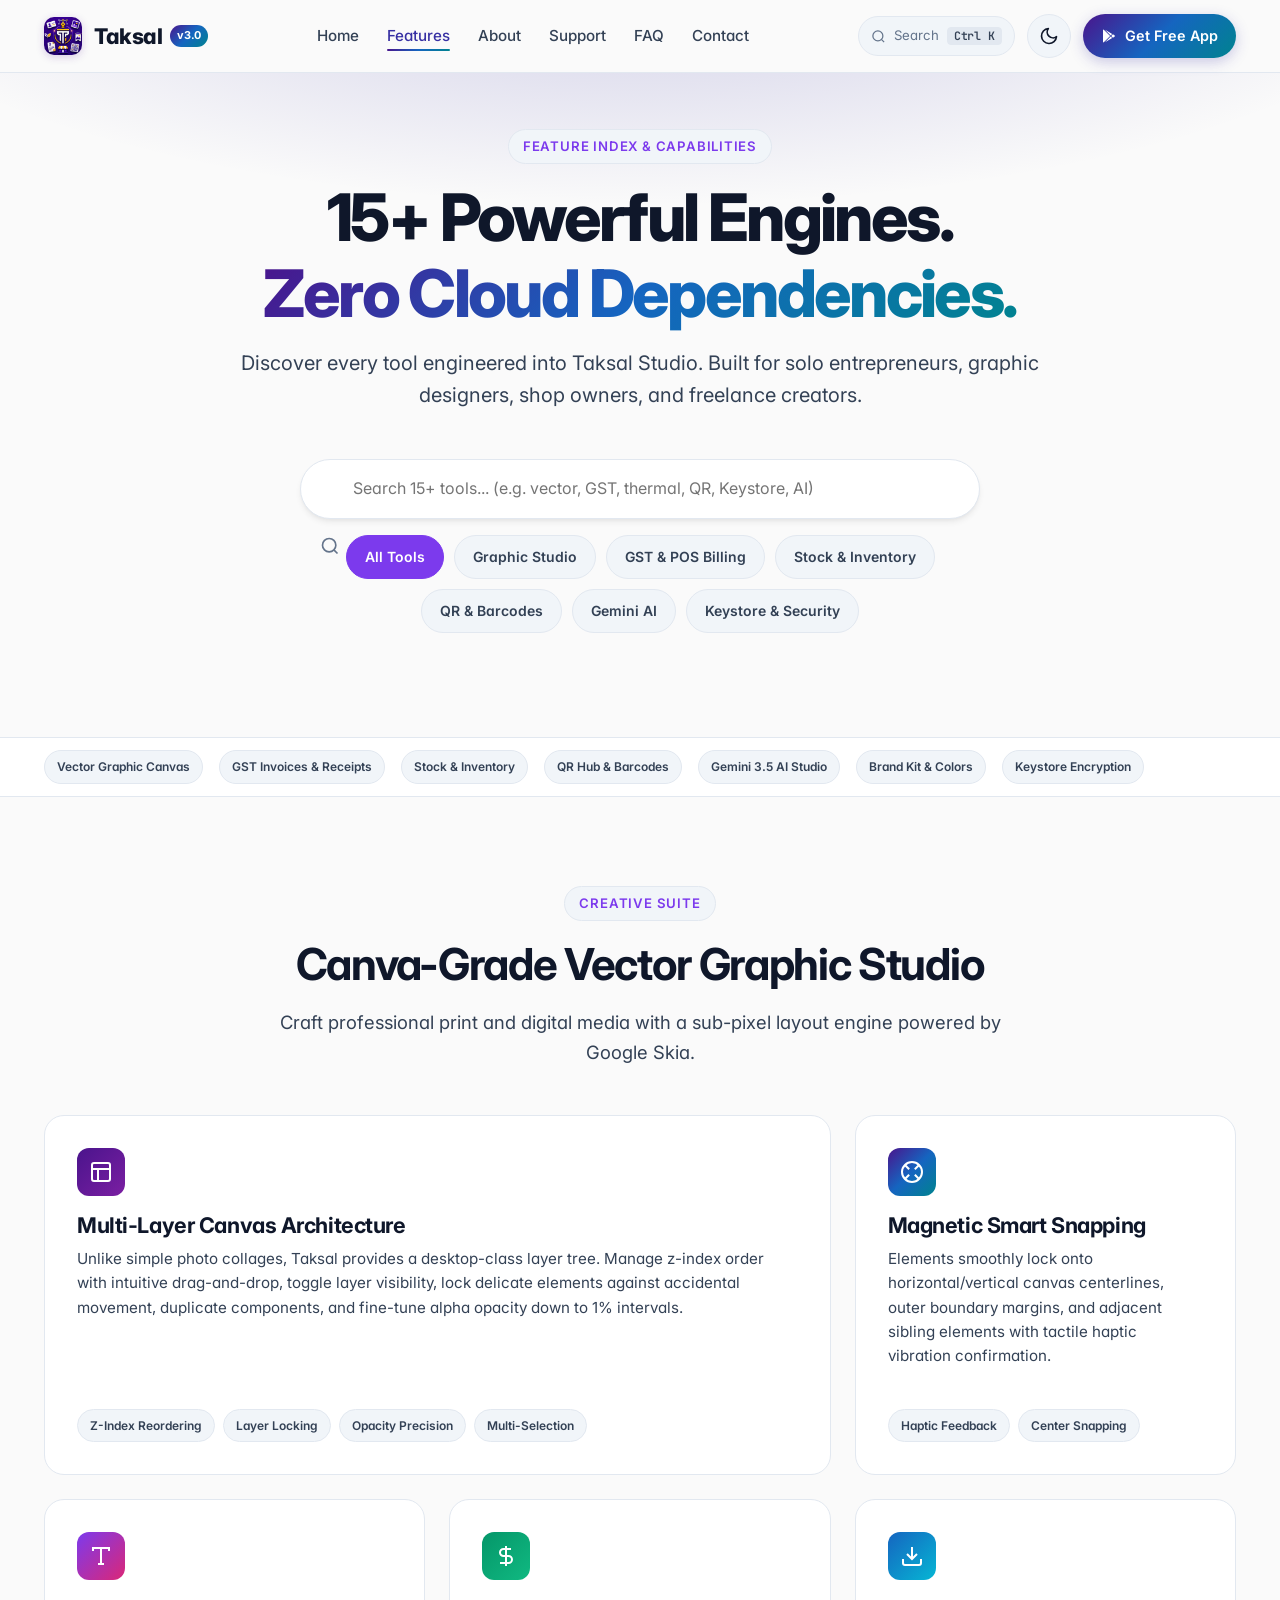
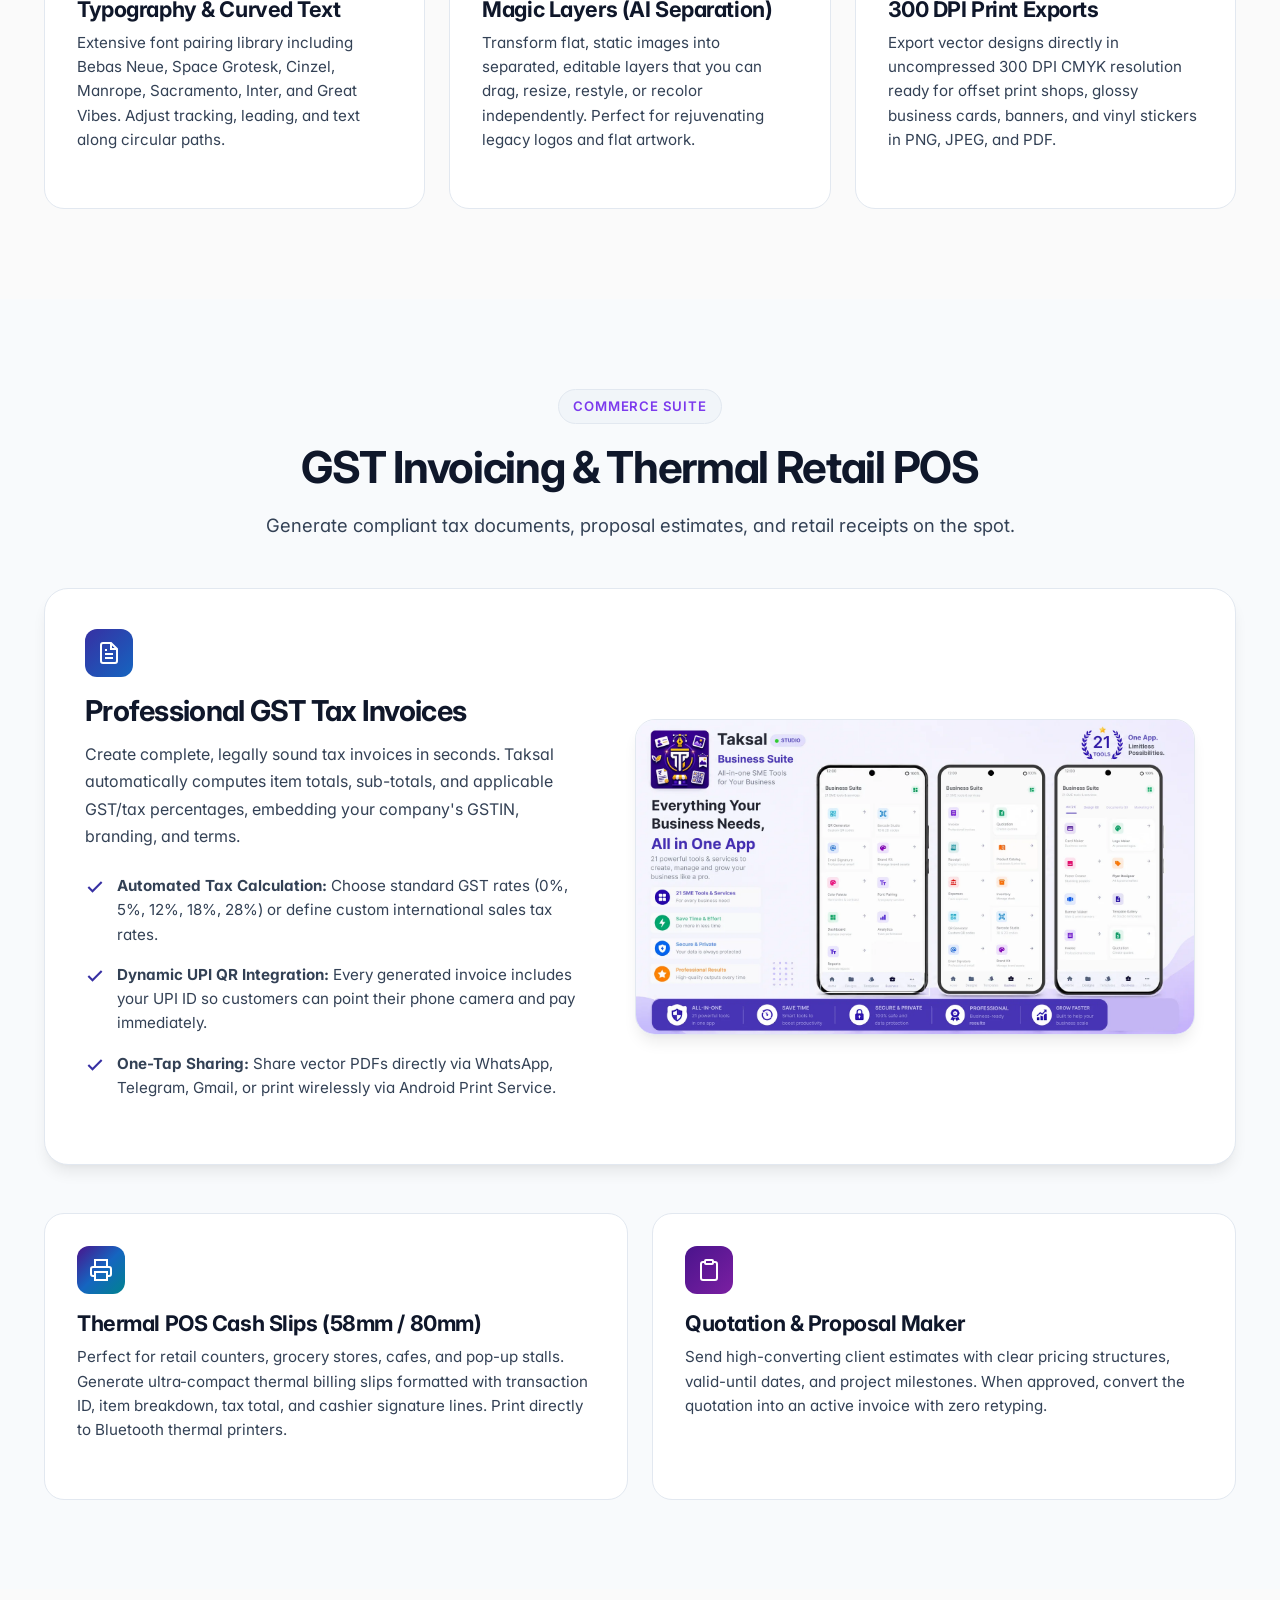
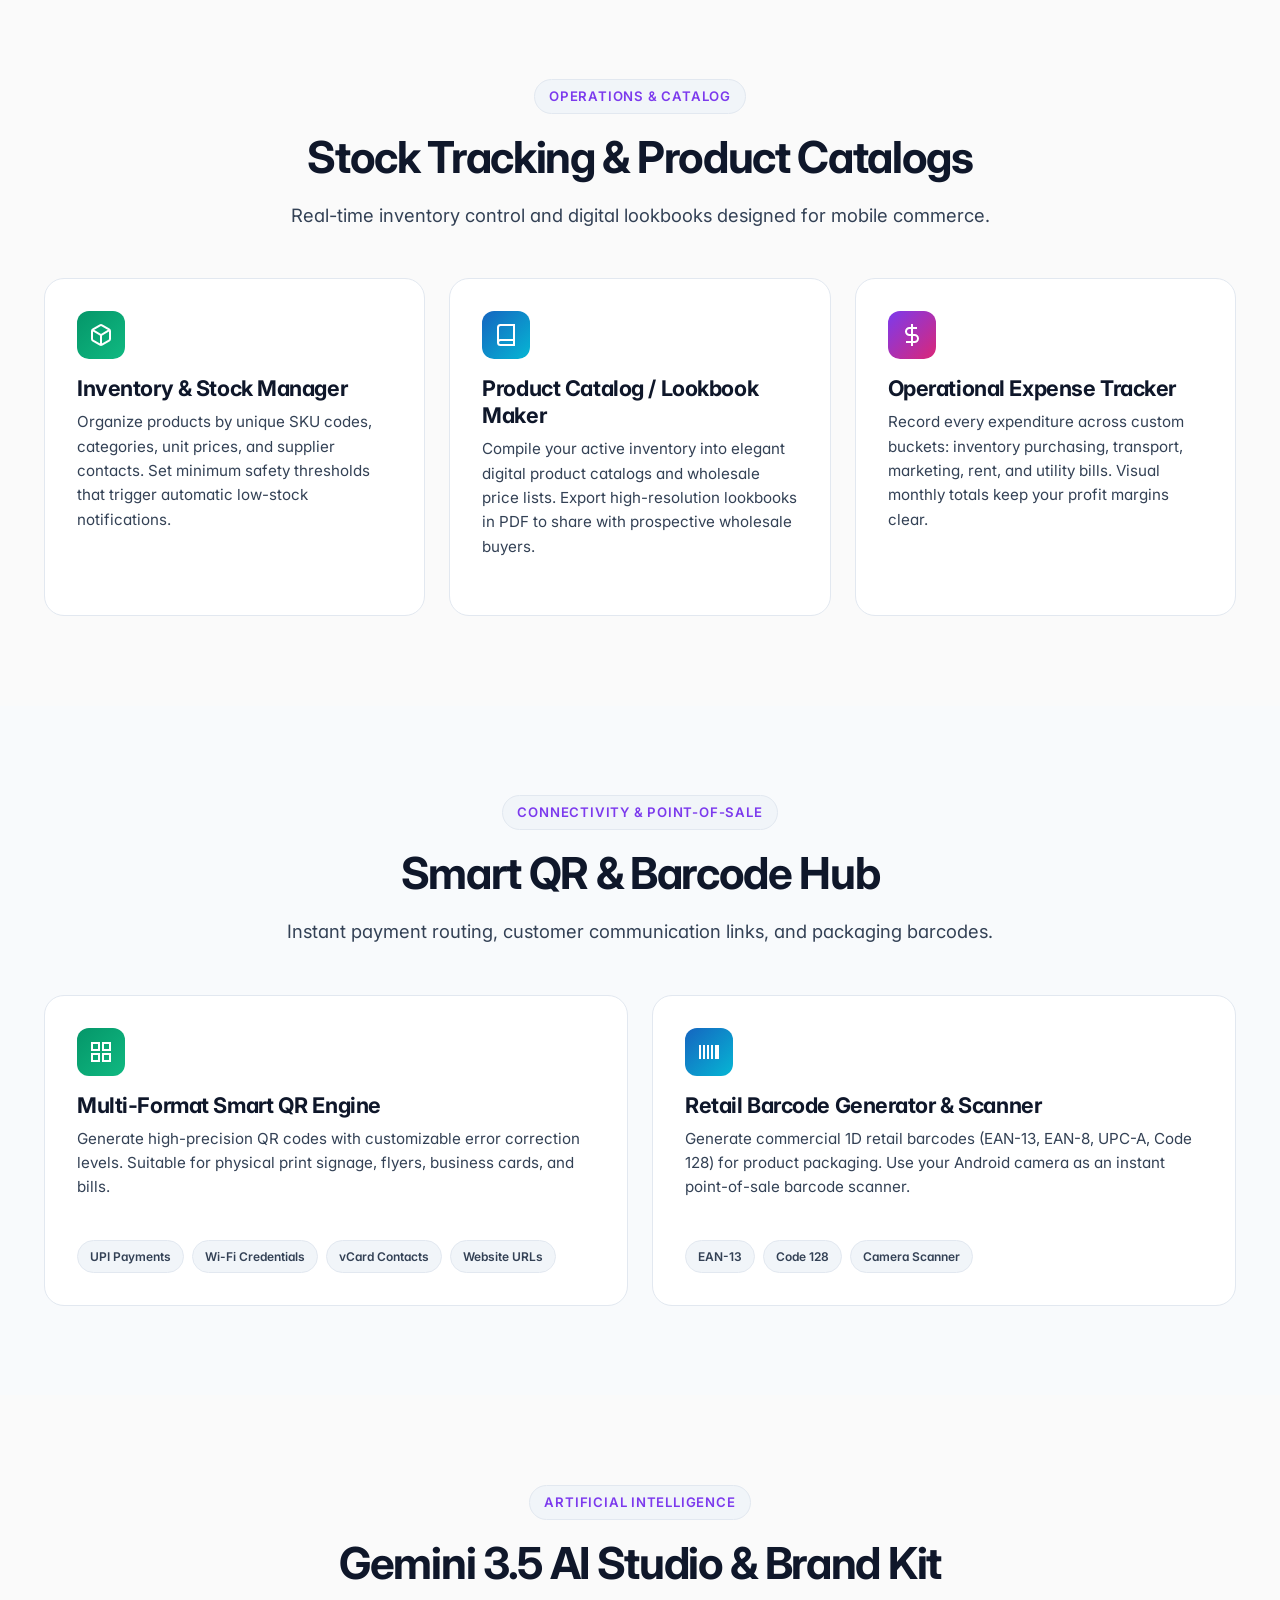
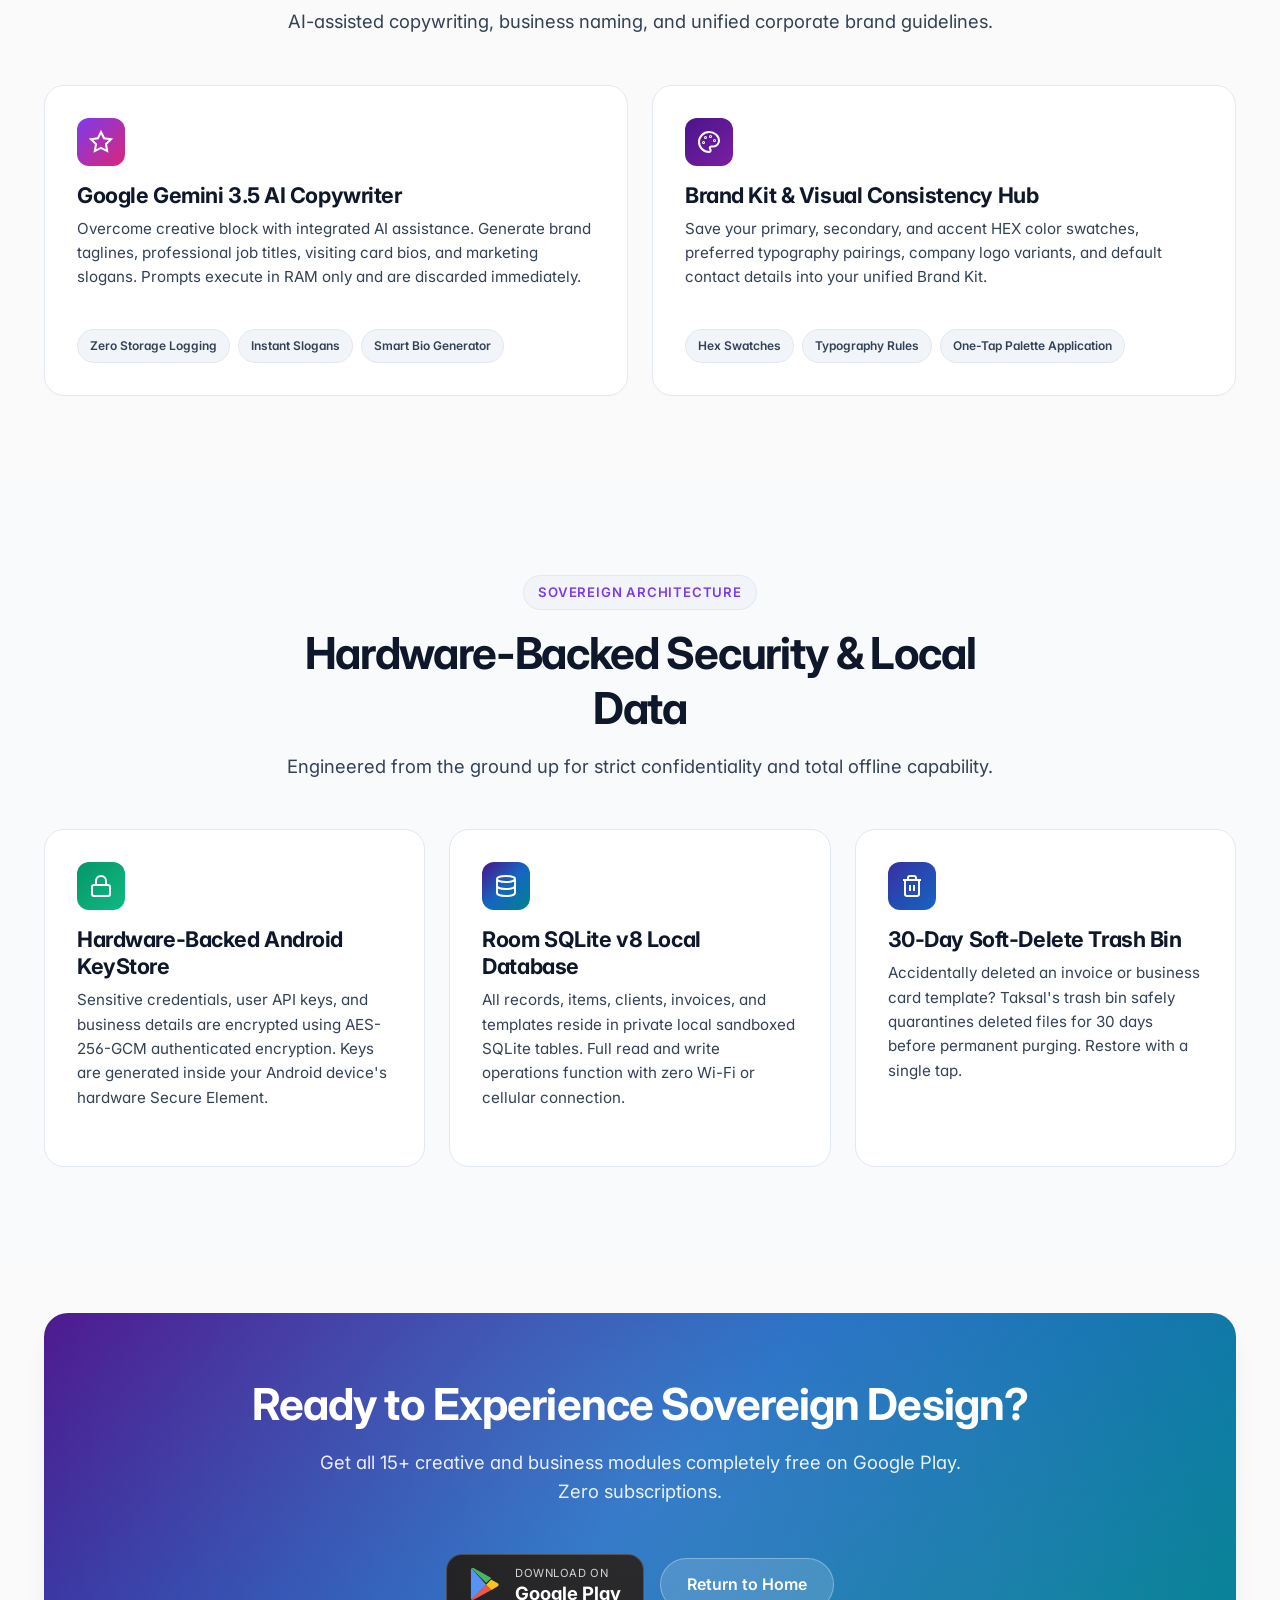
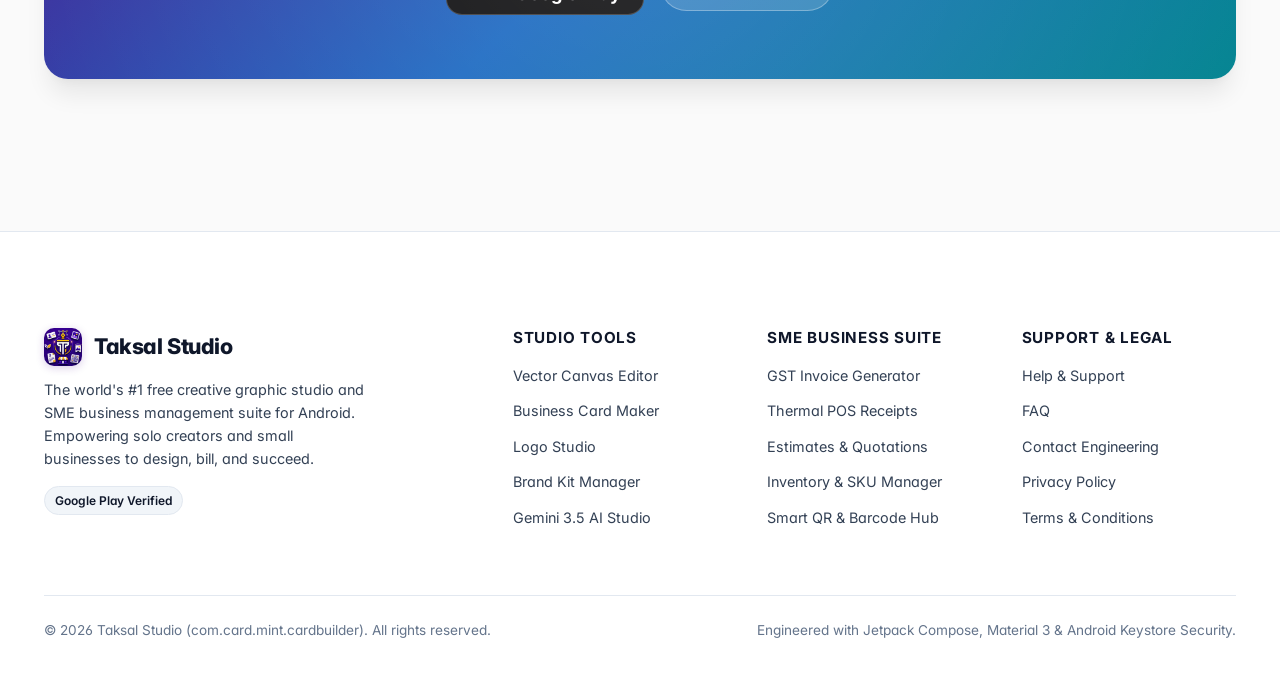
<file: features.html>
<!DOCTYPE html>
<html lang="en" data-theme="light">
<head>
  <meta charset="UTF-8">
  <meta name="viewport" content="width=device-width, initial-scale=1.0">
  <title>Features & Tools — Taksal Studio Design & Business Suite</title>
  <meta name="description" content="Explore all 15+ built-in creative design and SME business tools in Taksal Studio. Vector graphic canvas, 300 DPI exports, GST invoicing, thermal receipts, inventory, QR codes, and Gemini AI.">
  <meta name="keywords" content="Taksal Studio features, vector canvas editor, 300 DPI business cards, GST tax invoicing, thermal receipt POS, stock inventory, UPI QR code, offline Keystore, Gemini AI">
  <link rel="canonical" href="https://taksal.pages.dev/features">
  <link rel="icon" type="image/png" href="/assets/images/app-icon.png">
  <link rel="apple-touch-icon" href="/assets/images/app-icon.png">
  <link rel="manifest" href="/manifest.webmanifest">
  <meta name="theme-color" content="#4A148C" media="(prefers-color-scheme: light)">
  <meta name="theme-color" content="#09090B" media="(prefers-color-scheme: dark)">

  <!-- Preconnect to Google Fonts -->
  <link rel="preconnect" href="https://fonts.googleapis.com">
  <link rel="preconnect" href="https://fonts.gstatic.com" crossorigin>
  <link href="https://fonts.googleapis.com/css2?family=Inter:wght@300;400;500;600;700;800&family=JetBrains+Mono:wght@400;500;600&display=swap" rel="stylesheet">

  <!-- Zero-FOUC Theme Initializer -->
  <script>
    (function(){
      var t = localStorage.getItem('taksal-theme') || (window.matchMedia('(prefers-color-scheme: dark)').matches ? 'dark' : 'light');
      document.documentElement.setAttribute('data-theme', t);
    })();
  </script>

  <!-- Open Graph / Social Sharing -->
  <meta property="og:type" content="website">
  <meta property="og:url" content="https://taksal.pages.dev/features">
  <meta property="og:title" content="Features & Tools — Taksal Studio">
  <meta property="og:description" content="Complete overview of Taksal Studio's 15+ graphic design and SME business management features. 100% Free, offline-first.">
  <meta property="og:image" content="https://taksal.pages.dev/assets/images/feature-graphic.png">
  <meta property="og:image:width" content="1200">
  <meta property="og:image:height" content="630">
  <meta property="og:site_name" content="Taksal Studio">

  <!-- Twitter Cards -->
  <meta name="twitter:card" content="summary_large_image">
  <meta name="twitter:title" content="Features & Tools — Taksal Studio">
  <meta name="twitter:description" content="Complete overview of Taksal Studio's 15+ graphic design and SME business management features. 100% Free, offline-first.">
  <meta name="twitter:image" content="https://taksal.pages.dev/assets/images/feature-graphic.png">

  <!-- JSON-LD Structured Data (Breadcrumbs, WebPage & Features ItemList) -->
  <script type="application/ld+json">
  {
    "@context": "https://schema.org",
    "@graph": [
      {
        "@type": "BreadcrumbList",
        "itemListElement": [
          {
            "@type": "ListItem",
            "position": 1,
            "name": "Home",
            "item": "https://taksal.pages.dev/"
          },
          {
            "@type": "ListItem",
            "position": 2,
            "name": "Features & Tools",
            "item": "https://taksal.pages.dev/features"
          }
        ]
      },
      {
        "@type": "WebPage",
        "@id": "https://taksal.pages.dev/features#webpage",
        "url": "https://taksal.pages.dev/features",
        "name": "Features & Tools — Taksal Studio",
        "description": "Comprehensive index of vector graphic design and SME business tools available in Taksal Studio for Android.",
        "isPartOf": {
          "@type": "WebSite",
          "@id": "https://taksal.pages.dev/#website",
          "url": "https://taksal.pages.dev/",
          "name": "Taksal Studio"
        }
      },
      {
        "@type": "ItemList",
        "@id": "https://taksal.pages.dev/features#itemlist",
        "name": "Taksal Studio Core Engine Suites",
        "description": "Index of professional design, billing, inventory, and encryption engines built into Taksal Studio.",
        "numberOfItems": 7,
        "itemListElement": [
          {
            "@type": "ListItem",
            "position": 1,
            "name": "Multi-Layer Vector Graphic Canvas (300 DPI)",
            "url": "https://taksal.pages.dev/features#vector-canvas"
          },
          {
            "@type": "ListItem",
            "position": 2,
            "name": "GST Tax Invoicing & 58mm/80mm Thermal POS Billing",
            "url": "https://taksal.pages.dev/features#invoicing-suite"
          },
          {
            "@type": "ListItem",
            "position": 3,
            "name": "Real-Time Stock & Inventory Manager",
            "url": "https://taksal.pages.dev/features#inventory-management"
          },
          {
            "@type": "ListItem",
            "position": 4,
            "name": "Multi-Format Smart QR Engine & Barcode Scanner",
            "url": "https://taksal.pages.dev/features#smart-qr-hub"
          },
          {
            "@type": "ListItem",
            "position": 5,
            "name": "Google Gemini 3.5 AI Creative Studio",
            "url": "https://taksal.pages.dev/features#ai-studio-features"
          },
          {
            "@type": "ListItem",
            "position": 6,
            "name": "Brand Kit & Multi-Brand Typography Hub",
            "url": "https://taksal.pages.dev/features#brand-kit-features"
          },
          {
            "@type": "ListItem",
            "position": 7,
            "name": "Hardware-Backed KeyStore AES-256-GCM Vault",
            "url": "https://taksal.pages.dev/features#security-features"
          }
        ]
      }
    ]
  }
  </script>

  <link rel="stylesheet" href="/assets/css/style.css">
</head>
<body>
  <!-- Site Header -->
  <header class="site-header">
    <div class="container nav-container">
      <a href="/" class="brand-logo" aria-label="Taksal Home">
        <img src="/assets/images/app-icon.png" alt="Taksal Logo" class="brand-icon" width="38" height="38">
        <span>Taksal</span>
        <span class="brand-badge">v3.0</span>
      </a>

      <nav aria-label="Primary Navigation">
        <ul class="nav-menu">
          <li><a href="/" class="nav-link">Home</a></li>
          <li><a href="/features" class="nav-link active">Features</a></li>
          <li><a href="/about" class="nav-link">About</a></li>
          <li><a href="/support" class="nav-link">Support</a></li>
          <li><a href="/faq" class="nav-link">FAQ</a></li>
          <li><a href="/contact" class="nav-link">Contact</a></li>
        </ul>
      </nav>

      <div class="nav-actions">
        <!-- Quick Command Palette Button -->
        <button type="button" class="cmd-palette-btn" data-action="command-palette" aria-label="Open Command Palette (Ctrl+K)">
          <svg width="15" height="15" viewBox="0 0 24 24" fill="none" stroke="currentColor" stroke-width="2"><circle cx="11" cy="11" r="8"></circle><line x1="21" y1="21" x2="16.65" y2="16.65"></line></svg>
          <span class="cmd-btn-label">Search</span>
          <span class="cmd-kbd">Ctrl K</span>
        </button>

        <button type="button" class="theme-toggle-btn" aria-label="Toggle dark/light theme">
          <svg width="20" height="20" viewBox="0 0 24 24" fill="none" stroke="currentColor" stroke-width="2"><path d="M21 12.79A9 9 0 1 1 11.21 3 7 7 0 0 0 21 12.79z"></path></svg>
        </button>

        <a href="https://play.google.com/store/apps/details?id=com.card.mint.cardbuilder" target="_blank" rel="noopener noreferrer" class="nav-cta-btn">
          <svg width="16" height="16" viewBox="0 0 24 24" fill="currentColor"><path d="M3 20.5V3.5C3 2.91 3.34 2.39 3.84 2.15L13.69 12L3.84 21.85C3.34 21.6 3 21.09 3 20.5M16.81 15.12L6.05 21.34L14.54 12.85L16.81 15.12M20.16 10.81C20.5 11.08 20.75 11.5 20.75 12C20.75 12.5 20.53 12.9 20.18 13.18L17.89 14.5L15.39 12L17.89 9.5L20.16 10.81M6.05 2.66L16.81 8.88L14.54 11.15L6.05 2.66Z"/></svg>
          Get Free App
        </a>

        <button type="button" class="hamburger-btn" aria-label="Open mobile menu" aria-expanded="false">
          <span></span>
          <span></span>
          <span></span>
        </button>
      </div>
    </div>
  </header>

  <!-- Mobile Navigation Drawer -->
  <div class="mobile-nav-drawer" role="dialog" aria-modal="true" aria-label="Mobile Navigation">
    <button type="button" class="mobile-search-trigger" data-action="command-palette" aria-label="Search tools and pages">
      <div class="mobile-search-trigger-inner">
        <svg width="18" height="18" viewBox="0 0 24 24" fill="none" stroke="currentColor" stroke-width="2"><circle cx="11" cy="11" r="8"></circle><line x1="21" y1="21" x2="16.65" y2="16.65"></line></svg>
        <span>Search tools & pages...</span>
      </div>
      <span class="cmd-kbd">Ctrl K</span>
    </button>
    <a href="/" class="mobile-nav-link">Home</a>
    <a href="/features" class="mobile-nav-link">Features</a>
    <a href="/about" class="mobile-nav-link">About</a>
    <a href="/support" class="mobile-nav-link">Support & Documentation</a>
    <a href="/faq" class="mobile-nav-link">Frequently Asked Questions</a>
    <a href="/contact" class="mobile-nav-link">Contact Support</a>
    <a href="/privacy" class="mobile-nav-link">Privacy Policy</a>
    <a href="/terms" class="mobile-nav-link">Terms & Conditions</a>
    <div style="margin-top: 20px;">
      <a href="https://play.google.com/store/apps/details?id=com.card.mint.cardbuilder" target="_blank" rel="noopener noreferrer" class="btn btn-primary" style="width: 100%;">
        Download on Google Play
      </a>
    </div>
  </div>

  <main id="main">
    <!-- Hero Header with Live Search -->
    <section class="section-sm" style="background: var(--grad-hero-aurora); text-align: center; border-bottom: 1px solid var(--border-color);">
      <div class="container">
        <div class="section-pill">Feature Index & Capabilities</div>
        <h1 class="hero-title" style="margin-bottom: 16px;">15+ Powerful Engines. <br><span class="text-gradient">Zero Cloud Dependencies.</span></h1>
        <p class="hero-lead" style="margin-bottom: var(--space-2xl);">
          Discover every tool engineered into Taksal Studio. Built for solo entrepreneurs, graphic designers, shop owners, and freelance creators.
        </p>

        <!-- Live Instant Feature Search Bar -->
        <div class="feature-search-bar-wrap">
          <svg class="search-input-icon" width="20" height="20" viewBox="0 0 24 24" fill="none" stroke="currentColor" stroke-width="2"><circle cx="11" cy="11" r="8"></circle><line x1="21" y1="21" x2="16.65" y2="16.65"></line></svg>
          <input type="text" id="featureSearchInput" class="feature-search-input" placeholder="Search 15+ tools... (e.g. vector, GST, thermal, QR, Keystore, AI)" aria-label="Search all features">
          
          <div class="category-filter-chips">
            <button type="button" class="filter-chip active" data-filter="all" aria-pressed="true">All Tools</button>
            <button type="button" class="filter-chip" data-filter="design" aria-pressed="false">Graphic Studio</button>
            <button type="button" class="filter-chip" data-filter="billing" aria-pressed="false">GST & POS Billing</button>
            <button type="button" class="filter-chip" data-filter="inventory" aria-pressed="false">Stock & Inventory</button>
            <button type="button" class="filter-chip" data-filter="qr" aria-pressed="false">QR & Barcodes</button>
            <button type="button" class="filter-chip" data-filter="ai" aria-pressed="false">Gemini AI</button>
            <button type="button" class="filter-chip" data-filter="security" aria-pressed="false">Keystore & Security</button>
          </div>
        </div>
      </div>
    </section>

    <!-- Feature Quick Jump Anchors -->
    <div style="background: var(--bg-surface); border-bottom: 1px solid var(--border-color); padding: 12px 0; position: sticky; top: 72px; z-index: 950; backdrop-filter: blur(12px);">
      <div class="container" style="display: flex; gap: 16px; overflow-x: auto; white-space: nowrap; scrollbar-width: none;">
        <a href="#vector-canvas" class="tag-badge" style="cursor: pointer;">Vector Graphic Canvas</a>
        <a href="#invoicing-suite" class="tag-badge" style="cursor: pointer;">GST Invoices & Receipts</a>
        <a href="#inventory-management" class="tag-badge" style="cursor: pointer;">Stock & Inventory</a>
        <a href="#smart-qr-hub" class="tag-badge" style="cursor: pointer;">QR Hub & Barcodes</a>
        <a href="#ai-studio-features" class="tag-badge" style="cursor: pointer;">Gemini 3.5 AI Studio</a>
        <a href="#brand-kit-features" class="tag-badge" style="cursor: pointer;">Brand Kit & Colors</a>
        <a href="#security-features" class="tag-badge" style="cursor: pointer;">Keystore Encryption</a>
      </div>
    </div>

    <!-- SECTION 1: Creative Vector Studio -->
    <section id="vector-canvas" class="section">
      <!-- Target Aliases for Seamless Deep-linking -->
      <span id="design-studio" class="sr-only"></span>
      <span id="business-cards" class="sr-only"></span>
      <span id="logo-creator" class="sr-only"></span>

      <div class="container">
        <div class="section-title-wrap">
          <div class="section-pill">Creative Suite</div>
          <h2 class="section-title">Canva-Grade Vector Graphic Studio</h2>
          <p class="section-subtitle">Craft professional print and digital media with a sub-pixel layout engine powered by Google Skia.</p>
        </div>

        <div class="bento-grid">
          <div class="bento-card bento-8 spotlight-card" data-category="design">
            <div class="bento-icon-box icon-purple">
              <svg width="24" height="24" viewBox="0 0 24 24" fill="none" stroke="currentColor" stroke-width="2"><rect x="3" y="3" width="18" height="18" rx="2"></rect><line x1="3" y1="9" x2="21" y2="9"></line><line x1="9" y1="21" x2="9" y2="9"></line></svg>
            </div>
            <h3 class="bento-title">Multi-Layer Canvas Architecture</h3>
            <p class="bento-desc">
              Unlike simple photo collages, Taksal provides a desktop-class layer tree. Manage z-index order with intuitive drag-and-drop, toggle layer visibility, lock delicate elements against accidental movement, duplicate components, and fine-tune alpha opacity down to 1% intervals.
            </p>
            <div class="tag-list">
              <span class="tag-badge">Z-Index Reordering</span>
              <span class="tag-badge">Layer Locking</span>
              <span class="tag-badge">Opacity Precision</span>
              <span class="tag-badge">Multi-Selection</span>
            </div>
          </div>

          <div class="bento-card bento-4 spotlight-card" data-category="design">
            <div class="bento-icon-box icon-teal">
              <svg width="24" height="24" viewBox="0 0 24 24" fill="none" stroke="currentColor" stroke-width="2"><circle cx="12" cy="12" r="10"></circle><path d="m4.93 4.93 4.24 4.24"></path><path d="m14.83 9.17 4.24-4.24"></path><path d="m14.83 14.83 4.24 4.24"></path><path d="m9.17 14.83-4.24 4.24"></path></svg>
            </div>
            <h3 class="bento-title">Magnetic Smart Snapping</h3>
            <p class="bento-desc">
              Elements smoothly lock onto horizontal/vertical canvas centerlines, outer boundary margins, and adjacent sibling elements with tactile haptic vibration confirmation.
            </p>
            <div class="tag-list">
              <span class="tag-badge">Haptic Feedback</span>
              <span class="tag-badge">Center Snapping</span>
            </div>
          </div>

          <div class="bento-card bento-4 spotlight-card" data-category="design">
            <div class="bento-icon-box icon-pink">
              <svg width="24" height="24" viewBox="0 0 24 24" fill="none" stroke="currentColor" stroke-width="2"><polyline points="4 7 4 4 20 4 20 7"></polyline><line x1="9" y1="20" x2="15" y2="20"></line><line x1="12" y1="4" x2="12" y2="20"></line></svg>
            </div>
            <h3 class="bento-title">Typography & Curved Text</h3>
            <p class="bento-desc">
              Extensive font pairing library including Bebas Neue, Space Grotesk, Cinzel, Manrope, Sacramento, Inter, and Great Vibes. Adjust tracking, leading, and text along circular paths.
            </p>
          </div>

          <div class="bento-card bento-4 spotlight-card" data-category="design">
            <div class="bento-icon-box icon-emerald">
              <svg width="24" height="24" viewBox="0 0 24 24" fill="none" stroke="currentColor" stroke-width="2"><path d="M12 2v20M17 5H9.5a3.5 3.5 0 0 0 0 7h5a3.5 3.5 0 0 1 0 7H6"></path></svg>
            </div>
            <h3 class="bento-title">Magic Layers (AI Separation)</h3>
            <p class="bento-desc">
              Transform flat, static images into separated, editable layers that you can drag, resize, restyle, or recolor independently. Perfect for rejuvenating legacy logos and flat artwork.
            </p>
          </div>

          <div class="bento-card bento-4 spotlight-card" data-category="design">
            <div class="bento-icon-box icon-blue">
              <svg width="24" height="24" viewBox="0 0 24 24" fill="none" stroke="currentColor" stroke-width="2"><path d="M21 15v4a2 2 0 0 1-2 2H5a2 2 0 0 1-2-2v-4"></path><polyline points="7 10 12 15 17 10"></polyline><line x1="12" y1="15" x2="12" y2="3"></line></svg>
            </div>
            <h3 class="bento-title">300 DPI Print Exports</h3>
            <p class="bento-desc">
              Export vector designs directly in uncompressed 300 DPI CMYK resolution ready for offset print shops, glossy business cards, banners, and vinyl stickers in PNG, JPEG, and PDF.
            </p>
          </div>
        </div>
      </div>
    </section>

    <!-- SECTION 2: Invoicing & Billing -->
    <section id="invoicing-suite" class="section" style="background: var(--bg-surface-subtle);">
      <!-- Target Aliases for Invoicing & POS -->
      <span id="invoicing" class="sr-only"></span>
      <span id="receipts" class="sr-only"></span>
      <span id="quotations" class="sr-only"></span>

      <div class="container">
        <div class="section-title-wrap">
          <div class="section-pill">Commerce Suite</div>
          <h2 class="section-title">GST Invoicing & Thermal Retail POS</h2>
          <p class="section-subtitle">Generate compliant tax documents, proposal estimates, and retail receipts on the spot.</p>
        </div>

        <div class="tab-content-grid" style="margin-bottom: var(--space-2xl);">
          <div class="feature-detail-card" data-category="billing">
            <div class="bento-icon-box icon-indigo">
              <svg width="24" height="24" viewBox="0 0 24 24" fill="none" stroke="currentColor" stroke-width="2"><path d="M14 2H6a2 2 0 0 0-2 2v16a2 2 0 0 0 2 2h12a2 2 0 0 0 2-2V8z"></path><polyline points="14 2 14 8 20 8"></polyline><line x1="16" y1="13" x2="8" y2="13"></line><line x1="16" y1="17" x2="8" y2="17"></line><polyline points="10 9 9 9 8 9"></polyline></svg>
            </div>
            <h3 style="font-size: 1.8rem; margin-bottom: 12px;">Professional GST Tax Invoices</h3>
            <p style="color: var(--text-secondary); line-height: 1.7; margin-bottom: 16px;">
              Create complete, legally sound tax invoices in seconds. Taksal automatically computes item totals, sub-totals, and applicable GST/tax percentages, embedding your company's GSTIN, branding, and terms.
            </p>
            <ul class="tab-feature-list">
              <li class="tab-feature-item">
                <svg width="20" height="20" viewBox="0 0 24 24" fill="none" stroke="currentColor" stroke-width="2.5"><polyline points="20 6 9 17 4 12"></polyline></svg>
                <span><strong>Automated Tax Calculation:</strong> Choose standard GST rates (0%, 5%, 12%, 18%, 28%) or define custom international sales tax rates.</span>
              </li>
              <li class="tab-feature-item">
                <svg width="20" height="20" viewBox="0 0 24 24" fill="none" stroke="currentColor" stroke-width="2.5"><polyline points="20 6 9 17 4 12"></polyline></svg>
                <span><strong>Dynamic UPI QR Integration:</strong> Every generated invoice includes your UPI ID so customers can point their phone camera and pay immediately.</span>
              </li>
              <li class="tab-feature-item">
                <svg width="20" height="20" viewBox="0 0 24 24" fill="none" stroke="currentColor" stroke-width="2.5"><polyline points="20 6 9 17 4 12"></polyline></svg>
                <span><strong>One-Tap Sharing:</strong> Share vector PDFs directly via WhatsApp, Telegram, Gmail, or print wirelessly via Android Print Service.</span>
              </li>
            </ul>
          </div>
          <div>
            <picture>
              <source srcset="/assets/images/screenshots/business-suite-screen.webp" type="image/webp">
              <img src="/assets/images/screenshots/business-suite-screen.png" alt="GST Invoice Maker Interface" style="border-radius: var(--radius-xl); border: 1px solid var(--border-color); width: 100%; box-shadow: var(--shadow-lg);" width="540" height="400" loading="lazy">
            </picture>
          </div>
        </div>

        <div class="bento-grid">
          <div class="bento-card bento-6 spotlight-card" data-category="billing">
            <div class="bento-icon-box icon-teal">
              <svg width="24" height="24" viewBox="0 0 24 24" fill="none" stroke="currentColor" stroke-width="2"><polyline points="6 9 6 2 18 2 18 9"></polyline><path d="M6 18H4a2 2 0 0 1-2-2v-5a2 2 0 0 1 2-2h16a2 2 0 0 1 2 2v5a2 2 0 0 1-2 2h-2"></path><rect x="6" y="14" width="12" height="8"></rect></svg>
            </div>
            <h3 class="bento-title">Thermal POS Cash Slips (58mm / 80mm)</h3>
            <p class="bento-desc">
              Perfect for retail counters, grocery stores, cafes, and pop-up stalls. Generate ultra-compact thermal billing slips formatted with transaction ID, item breakdown, tax total, and cashier signature lines. Print directly to Bluetooth thermal printers.
            </p>
          </div>

          <div class="bento-card bento-6 spotlight-card" data-category="billing">
            <div class="bento-icon-box icon-purple">
              <svg width="24" height="24" viewBox="0 0 24 24" fill="none" stroke="currentColor" stroke-width="2"><path d="M16 4h2a2 2 0 0 1 2 2v14a2 2 0 0 1-2 2H6a2 2 0 0 1-2-2V6a2 2 0 0 1 2-2h2"></path><rect x="8" y="2" width="8" height="4" rx="1" ry="1"></rect></svg>
            </div>
            <h3 class="bento-title">Quotation & Proposal Maker</h3>
            <p class="bento-desc">
              Send high-converting client estimates with clear pricing structures, valid-until dates, and project milestones. When approved, convert the quotation into an active invoice with zero retyping.
            </p>
          </div>
        </div>
      </div>
    </section>

    <!-- SECTION 3: Inventory & Expenses -->
    <section id="inventory-management" class="section">
      <!-- Target Alias for Inventory -->
      <span id="inventory" class="sr-only"></span>

      <div class="container">
        <div class="section-title-wrap">
          <div class="section-pill">Operations & Catalog</div>
          <h2 class="section-title">Stock Tracking & Product Catalogs</h2>
          <p class="section-subtitle">Real-time inventory control and digital lookbooks designed for mobile commerce.</p>
        </div>

        <div class="bento-grid">
          <div class="bento-card bento-4 spotlight-card" data-category="inventory">
            <div class="bento-icon-box icon-emerald">
              <svg width="24" height="24" viewBox="0 0 24 24" fill="none" stroke="currentColor" stroke-width="2"><path d="M21 16V8a2 2 0 0 0-1-1.73l-7-4a2 2 0 0 0-2 0l-7 4A2 2 0 0 0 3 8v8a2 2 0 0 0 1 1.73l7 4a2 2 0 0 0 2 0l7-4A2 2 0 0 0 21 16z"></path><polyline points="3.27 6.96 12 12.01 20.73 6.96"></polyline><line x1="12" y1="22.08" x2="12" y2="12"></line></svg>
            </div>
            <h3 class="bento-title">Inventory & Stock Manager</h3>
            <p class="bento-desc">
              Organize products by unique SKU codes, categories, unit prices, and supplier contacts. Set minimum safety thresholds that trigger automatic low-stock notifications.
            </p>
          </div>

          <div class="bento-card bento-4 spotlight-card" data-category="inventory">
            <div class="bento-icon-box icon-blue">
              <svg width="24" height="24" viewBox="0 0 24 24" fill="none" stroke="currentColor" stroke-width="2"><path d="M4 19.5A2.5 2.5 0 0 1 6.5 17H20"></path><path d="M6.5 2H20v20H6.5A2.5 2.5 0 0 1 4 19.5v-15A2.5 2.5 0 0 1 6.5 2z"></path></svg>
            </div>
            <h3 class="bento-title">Product Catalog / Lookbook Maker</h3>
            <p class="bento-desc">
              Compile your active inventory into elegant digital product catalogs and wholesale price lists. Export high-resolution lookbooks in PDF to share with prospective wholesale buyers.
            </p>
          </div>

          <div class="bento-card bento-4 spotlight-card" data-category="inventory">
            <div class="bento-icon-box icon-pink">
              <svg width="24" height="24" viewBox="0 0 24 24" fill="none" stroke="currentColor" stroke-width="2"><line x1="12" y1="1" x2="12" y2="23"></line><path d="M17 5H9.5a3.5 3.5 0 0 0 0 7h5a3.5 3.5 0 0 1 0 7H6"></path></svg>
            </div>
            <h3 class="bento-title">Operational Expense Tracker</h3>
            <p class="bento-desc">
              Record every expenditure across custom buckets: inventory purchasing, transport, marketing, rent, and utility bills. Visual monthly totals keep your profit margins clear.
            </p>
          </div>
        </div>
      </div>
    </section>

    <!-- SECTION 4: Smart QR & Barcodes -->
    <section id="smart-qr-hub" class="section" style="background: var(--bg-surface-subtle);">
      <!-- Target Alias for QR Hub -->
      <span id="qr-hub" class="sr-only"></span>

      <div class="container">
        <div class="section-title-wrap">
          <div class="section-pill">Connectivity & Point-of-Sale</div>
          <h2 class="section-title">Smart QR & Barcode Hub</h2>
          <p class="section-subtitle">Instant payment routing, customer communication links, and packaging barcodes.</p>
        </div>

        <div class="bento-grid">
          <div class="bento-card bento-6 spotlight-card" data-category="qr">
            <div class="bento-icon-box icon-emerald">
              <svg width="24" height="24" viewBox="0 0 24 24" fill="none" stroke="currentColor" stroke-width="2"><rect x="3" y="3" width="7" height="7"></rect><rect x="14" y="3" width="7" height="7"></rect><rect x="14" y="14" width="7" height="7"></rect><rect x="3" y="14" width="7" height="7"></rect></svg>
            </div>
            <h3 class="bento-title">Multi-Format Smart QR Engine</h3>
            <p class="bento-desc">
              Generate high-precision QR codes with customizable error correction levels. Suitable for physical print signage, flyers, business cards, and bills.
            </p>
            <div class="tag-list">
              <span class="tag-badge">UPI Payments</span>
              <span class="tag-badge">Wi-Fi Credentials</span>
              <span class="tag-badge">vCard Contacts</span>
              <span class="tag-badge">Website URLs</span>
            </div>
          </div>

          <div class="bento-card bento-6 spotlight-card" data-category="qr">
            <div class="bento-icon-box icon-blue">
              <svg width="24" height="24" viewBox="0 0 24 24" fill="none" stroke="currentColor" stroke-width="2"><line x1="3" y1="5" x2="3" y2="19"></line><line x1="7" y1="5" x2="7" y2="19"></line><line x1="11" y1="5" x2="11" y2="19"></line><line x1="15" y1="5" x2="15" y2="19"></line><line x1="19" y1="5" x2="19" y2="19"></line><line x1="21" y1="5" x2="21" y2="19"></line></svg>
            </div>
            <h3 class="bento-title">Retail Barcode Generator & Scanner</h3>
            <p class="bento-desc">
              Generate commercial 1D retail barcodes (EAN-13, EAN-8, UPC-A, Code 128) for product packaging. Use your Android camera as an instant point-of-sale barcode scanner.
            </p>
            <div class="tag-list">
              <span class="tag-badge">EAN-13</span>
              <span class="tag-badge">Code 128</span>
              <span class="tag-badge">Camera Scanner</span>
            </div>
          </div>
        </div>
      </div>
    </section>

    <!-- SECTION 5: Gemini AI Studio -->
    <section id="ai-studio-features" class="section">
      <!-- Target Alias for AI Studio -->
      <span id="ai-studio" class="sr-only"></span>

      <div class="container">
        <div class="section-title-wrap">
          <div class="section-pill">Artificial Intelligence</div>
          <h2 class="section-title">Gemini 3.5 AI Studio & Brand Kit</h2>
          <p class="section-subtitle">AI-assisted copywriting, business naming, and unified corporate brand guidelines.</p>
        </div>

        <div class="bento-grid">
          <div class="bento-card bento-6 spotlight-card" data-category="ai">
            <div class="bento-icon-box icon-pink">
              <svg width="24" height="24" viewBox="0 0 24 24" fill="none" stroke="currentColor" stroke-width="2"><path d="M12 2l3.09 6.26L22 9.27l-5 4.87 1.18 6.88L12 17.77l-6.18 3.25L7 14.14 2 9.27l6.91-1.01L12 2z"></path></svg>
            </div>
            <h3 class="bento-title">Google Gemini 3.5 AI Copywriter</h3>
            <p class="bento-desc">
              Overcome creative block with integrated AI assistance. Generate brand taglines, professional job titles, visiting card bios, and marketing slogans. Prompts execute in RAM only and are discarded immediately.
            </p>
            <div class="tag-list">
              <span class="tag-badge">Zero Storage Logging</span>
              <span class="tag-badge">Instant Slogans</span>
              <span class="tag-badge">Smart Bio Generator</span>
            </div>
          </div>

          <div id="brand-kit-features" class="bento-card bento-6 spotlight-card" data-category="design">
            <span id="brand-kit" class="sr-only"></span>
            <div class="bento-icon-box icon-purple">
              <svg width="24" height="24" viewBox="0 0 24 24" fill="none" stroke="currentColor" stroke-width="2"><circle cx="13.5" cy="6.5" r=".5"></circle><circle cx="17.5" cy="10.5" r=".5"></circle><circle cx="8.5" cy="7.5" r=".5"></circle><circle cx="6.5" cy="12.5" r=".5"></circle><path d="M12 2C6.5 2 2 6.5 2 12s4.5 10 10 10c.926 0 1.648-.746 1.648-1.688 0-.437-.18-.835-.437-1.125-.29-.289-.438-.652-.438-1.125a1.64 1.64 0 0 1 1.668-1.668h1.996c3.051 0 5.555-2.503 5.555-5.554C21.965 6.012 17.461 2 12 2z"></path></svg>
            </div>
            <h3 class="bento-title">Brand Kit & Visual Consistency Hub</h3>
            <p class="bento-desc">
              Save your primary, secondary, and accent HEX color swatches, preferred typography pairings, company logo variants, and default contact details into your unified Brand Kit.
            </p>
            <div class="tag-list">
              <span class="tag-badge">Hex Swatches</span>
              <span class="tag-badge">Typography Rules</span>
              <span class="tag-badge">One-Tap Palette Application</span>
            </div>
          </div>
        </div>
      </div>
    </section>

    <!-- SECTION 6: Hardware-Grade Privacy & Security -->
    <section id="security-features" class="section" style="background: var(--bg-surface-subtle);">
      <div class="container">
        <div class="section-title-wrap">
          <div class="section-pill">Sovereign Architecture</div>
          <h2 class="section-title">Hardware-Backed Security & Local Data</h2>
          <p class="section-subtitle">Engineered from the ground up for strict confidentiality and total offline capability.</p>
        </div>

        <div class="bento-grid">
          <div class="bento-card bento-4 spotlight-card" data-category="security">
            <div class="bento-icon-box icon-emerald">
              <svg width="24" height="24" viewBox="0 0 24 24" fill="none" stroke="currentColor" stroke-width="2"><rect x="3" y="11" width="18" height="11" rx="2" ry="2"></rect><path d="M7 11V7a5 5 0 0 1 10 0v4"></path></svg>
            </div>
            <h3 class="bento-title">Hardware-Backed Android KeyStore</h3>
            <p class="bento-desc">
              Sensitive credentials, user API keys, and business details are encrypted using AES-256-GCM authenticated encryption. Keys are generated inside your Android device's hardware Secure Element.
            </p>
          </div>

          <div class="bento-card bento-4 spotlight-card" data-category="security">
            <div class="bento-icon-box icon-teal">
              <svg width="24" height="24" viewBox="0 0 24 24" fill="none" stroke="currentColor" stroke-width="2"><ellipse cx="12" cy="5" rx="9" ry="3"></ellipse><path d="M21 12c0 1.66-4 3-9 3s-9-1.34-9-3"></path><path d="M3 5v14c0 1.66 4 3 9 3s9-1.34 9-3V5"></path></svg>
            </div>
            <h3 class="bento-title">Room SQLite v8 Local Database</h3>
            <p class="bento-desc">
              All records, items, clients, invoices, and templates reside in private local sandboxed SQLite tables. Full read and write operations function with zero Wi-Fi or cellular connection.
            </p>
          </div>

          <div class="bento-card bento-4 spotlight-card" data-category="security">
            <div class="bento-icon-box icon-indigo">
              <svg width="24" height="24" viewBox="0 0 24 24" fill="none" stroke="currentColor" stroke-width="2"><path d="M3 6h18"></path><path d="M19 6v14a2 2 0 0 1-2 2H7a2 2 0 0 1-2-2V6m3 0V4a2 2 0 0 1 2-2h4a2 2 0 0 1 2 2v2"></path><line x1="10" y1="11" x2="10" y2="17"></line><line x1="14" y1="11" x2="14" y2="17"></line></svg>
            </div>
            <h3 class="bento-title">30-Day Soft-Delete Trash Bin</h3>
            <p class="bento-desc">
              Accidentally deleted an invoice or business card template? Taksal's trash bin safely quarantines deleted files for 30 days before permanent purging. Restore with a single tap.
            </p>
          </div>
        </div>
      </div>
    </section>

    <!-- Download CTA Section -->
    <section class="section-sm">
      <div class="container">
        <div class="cta-banner">
          <h2 class="cta-title">Ready to Experience Sovereign Design?</h2>
          <p class="cta-desc">
            Get all 15+ creative and business modules completely free on Google Play. Zero subscriptions.
          </p>
          <div class="cta-actions">
            <a href="https://play.google.com/store/apps/details?id=com.card.mint.cardbuilder" target="_blank" rel="noopener noreferrer" class="play-store-btn" aria-label="Download on Google Play">
              <img src="/assets/images/badges/google-play-badge.svg" alt="Google Play" class="play-icon" width="32" height="32">
              <div>
                <span class="btn-text-small">Download on</span>
                <span class="btn-text-large">Google Play</span>
              </div>
            </a>
            <a href="/" class="btn" style="background: rgba(255, 255, 255, 0.15); color: #FFFFFF; border: 1px solid rgba(255, 255, 255, 0.3);">
              Return to Home
            </a>
          </div>
        </div>
      </div>
    </section>
  </main>

  <!-- Site Footer -->
  <footer class="site-footer">
    <div class="container">
      <div class="footer-grid">
        <div class="footer-brand">
          <div class="brand-logo">
            <img src="/assets/images/app-icon.png" alt="Taksal Icon" class="brand-icon" width="38" height="38">
            <span>Taksal Studio</span>
          </div>
          <p>
            The world's #1 free creative graphic studio and SME business management suite for Android. Empowering solo creators and small businesses to design, bill, and succeed.
          </p>
          <div style="margin-top: 16px;">
            <span class="legal-badge" style="display: inline-block; padding: 4px 10px; background: var(--bg-surface-variant); border-radius: var(--radius-full); font-size: 0.75rem; border: 1px solid var(--border-color); font-weight: 600;">Google Play Verified</span>
          </div>
        </div>

        <div class="footer-col">
          <h4>Studio Tools</h4>
          <ul class="footer-links">
            <li><a href="/features#vector-canvas">Vector Canvas Editor</a></li>
            <li><a href="/features#business-cards">Business Card Maker</a></li>
            <li><a href="/features#logo-creator">Logo Studio</a></li>
            <li><a href="/features#brand-kit-features">Brand Kit Manager</a></li>
            <li><a href="/features#ai-studio-features">Gemini 3.5 AI Studio</a></li>
          </ul>
        </div>

        <div class="footer-col">
          <h4>SME Business Suite</h4>
          <ul class="footer-links">
            <li><a href="/features#invoicing-suite">GST Invoice Generator</a></li>
            <li><a href="/features#receipts">Thermal POS Receipts</a></li>
            <li><a href="/features#quotations">Estimates & Quotations</a></li>
            <li><a href="/features#inventory-management">Inventory & SKU Manager</a></li>
            <li><a href="/features#smart-qr-hub">Smart QR & Barcode Hub</a></li>
          </ul>
        </div>

        <div class="footer-col">
          <h4>Support & Legal</h4>
          <ul class="footer-links">
            <li><a href="/support">Help & Support</a></li>
            <li><a href="/faq">FAQ</a></li>
            <li><a href="/contact">Contact Engineering</a></li>
            <li><a href="/privacy">Privacy Policy</a></li>
            <li><a href="/terms">Terms & Conditions</a></li>
          </ul>
        </div>
      </div>

      <div class="footer-bottom">
        <div>
          © 2026 Taksal Studio (com.card.mint.cardbuilder). All rights reserved.
        </div>
        <div>
          Engineered with Jetpack Compose, Material 3 & Android Keystore Security.
        </div>
      </div>
    </div>
  </footer>

  <!-- Lightbox Modal for Screenshots -->
  <div class="lightbox-modal" id="lightboxModal" role="dialog" aria-modal="true" aria-hidden="true">
    <button type="button" class="lightbox-close" id="lightboxClose" aria-label="Close image preview">&times;</button>
    <img src="data:image/svg+xml,%3Csvg xmlns='http://www.w3.org/2000/svg' width='600' height='1200'%3E%3C/svg%3E" alt="Screenshot Full Preview" width="600" height="1200">
  </div>

  <!-- Back to Top Button -->
  <button type="button" class="back-to-top" aria-label="Scroll back to top">
    <svg width="20" height="20" viewBox="0 0 24 24" fill="none" stroke="currentColor" stroke-width="2.5"><polyline points="18 15 12 9 6 15"></polyline></svg>
  </button>

  <script src="/assets/js/main.js" defer></script>
</body>
</html>
</file>
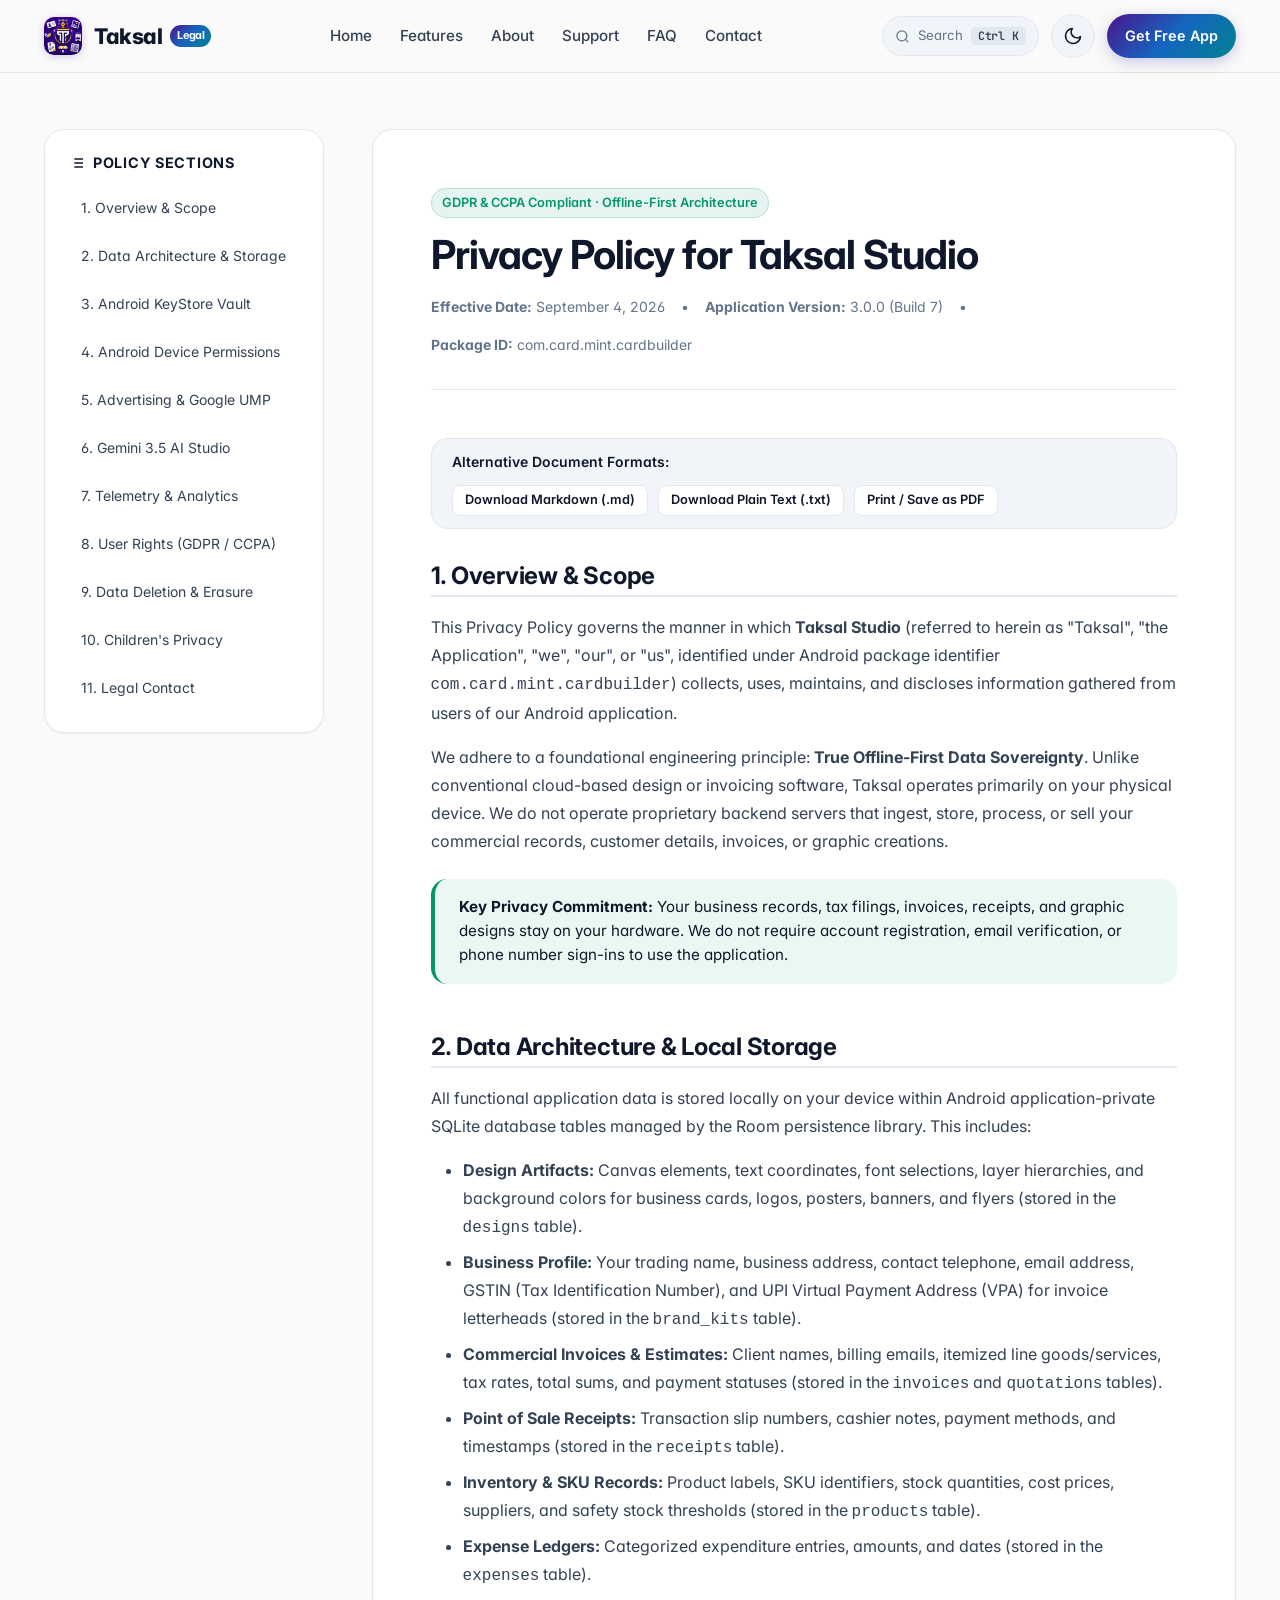
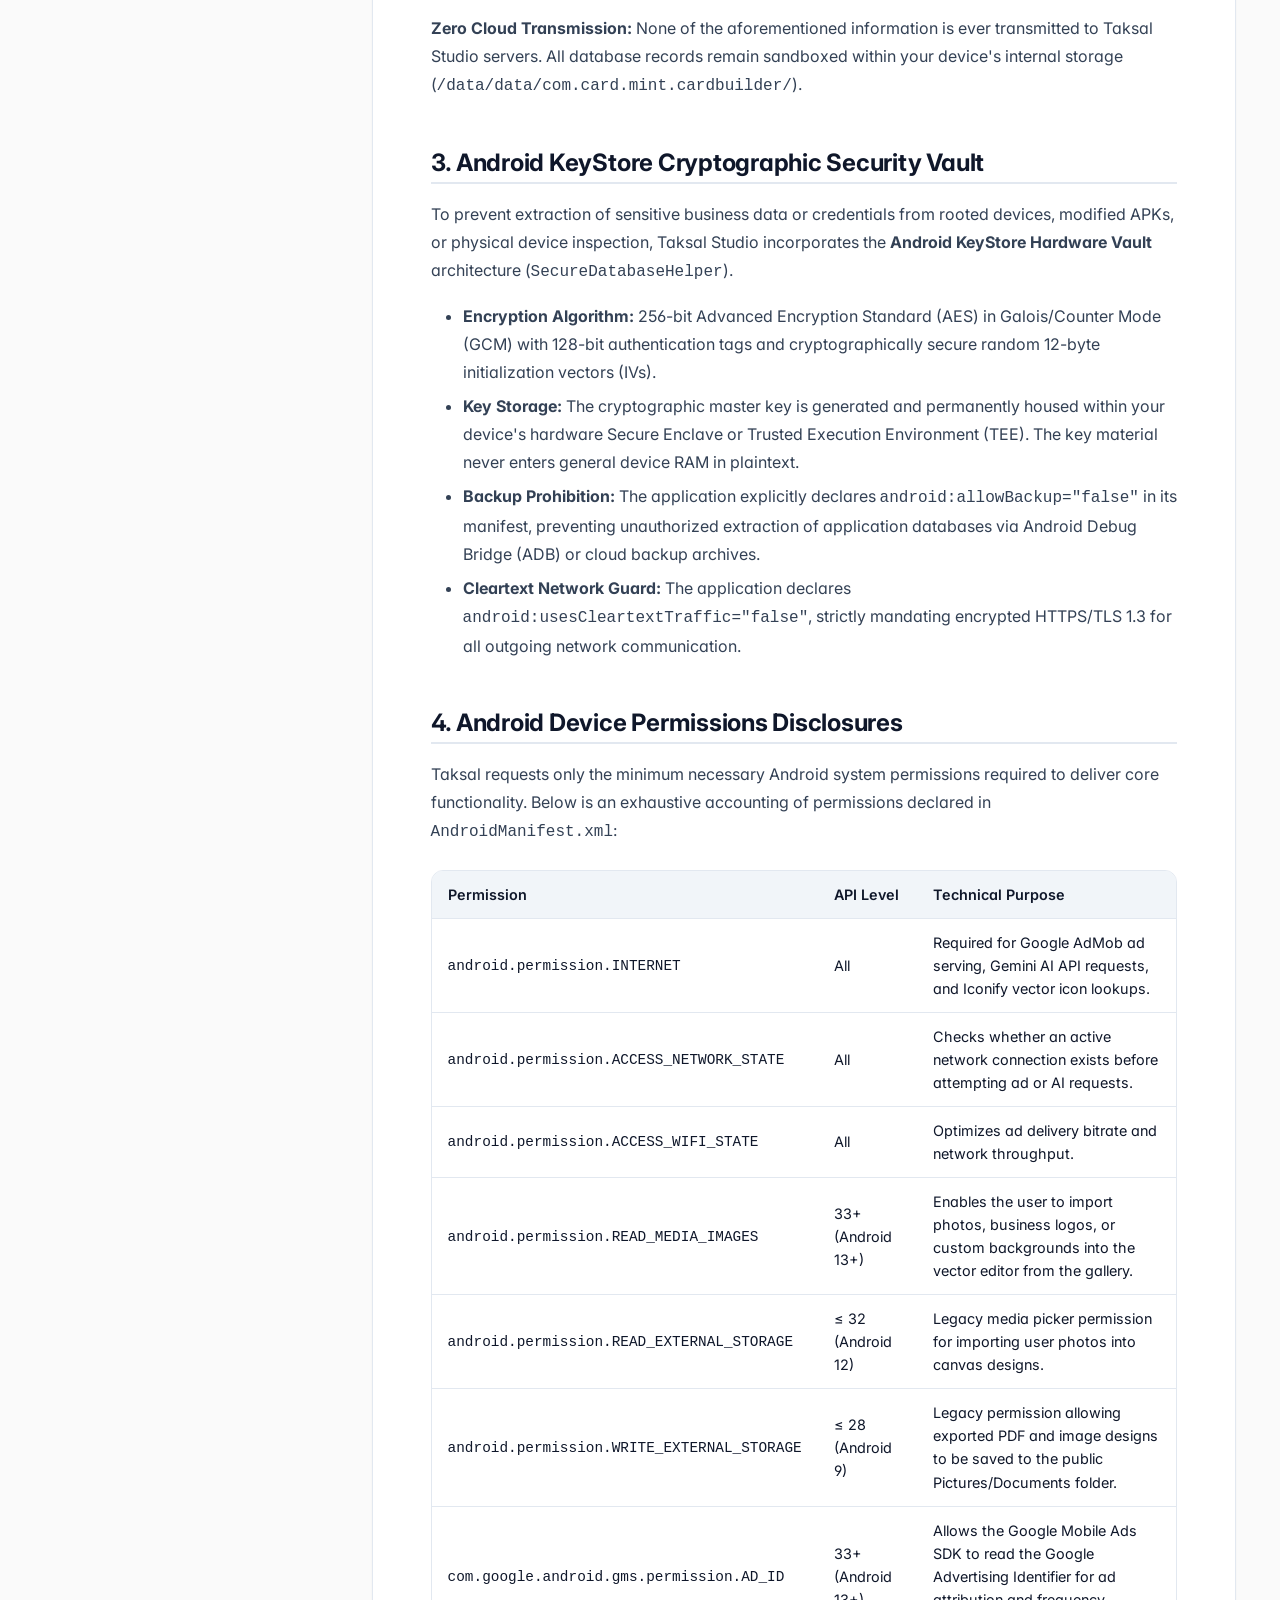
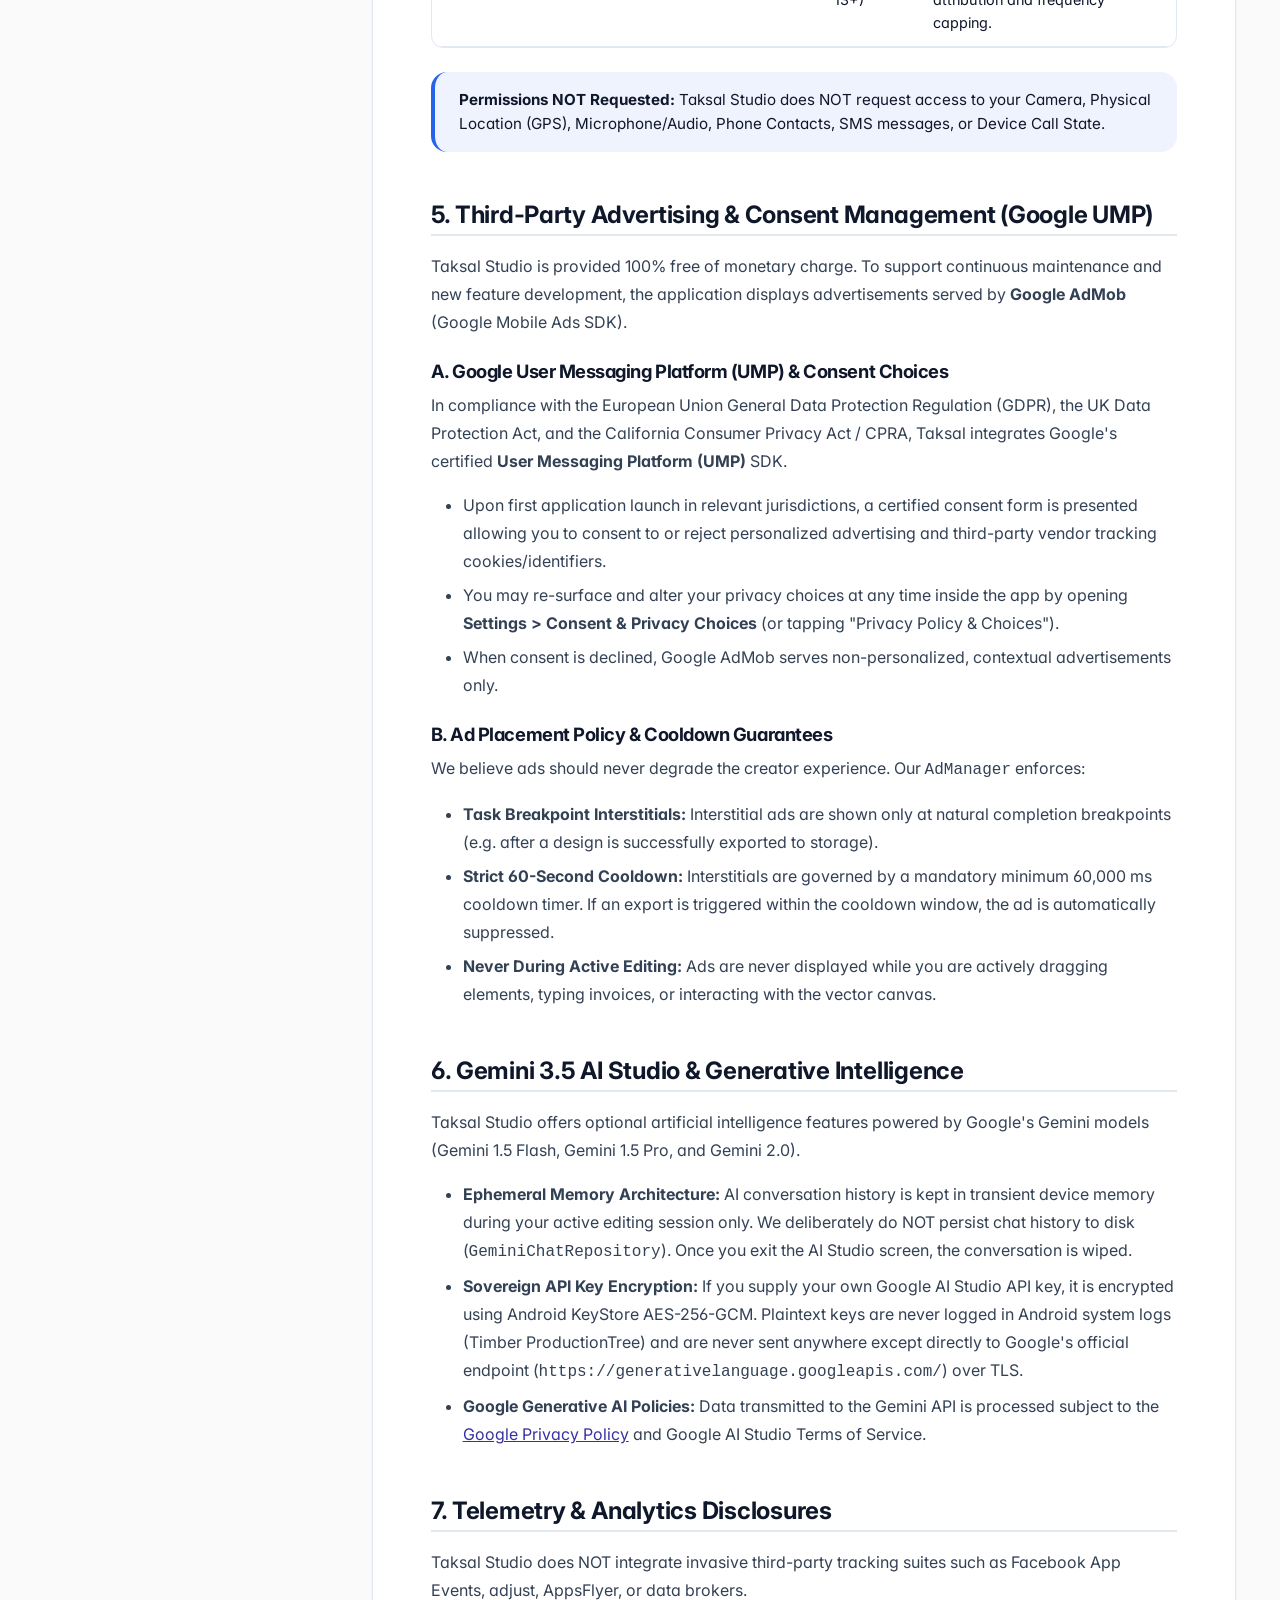
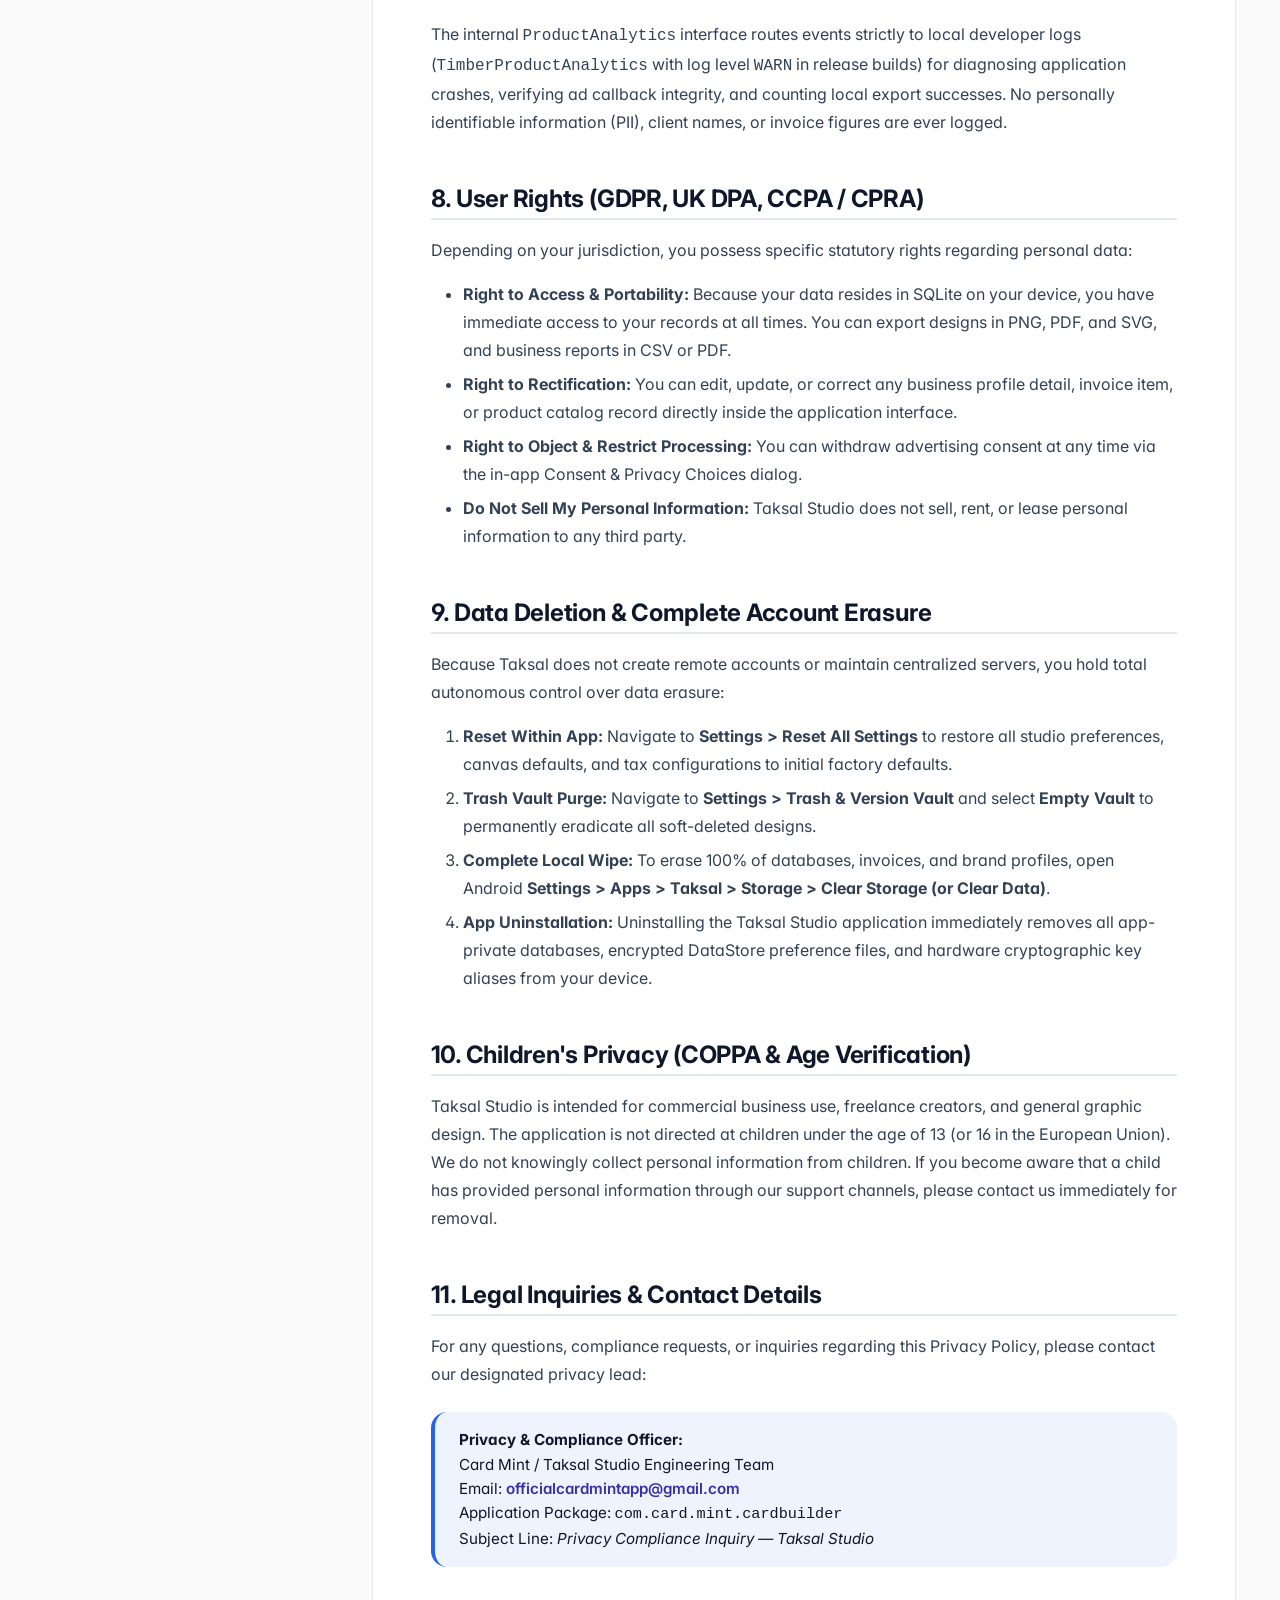
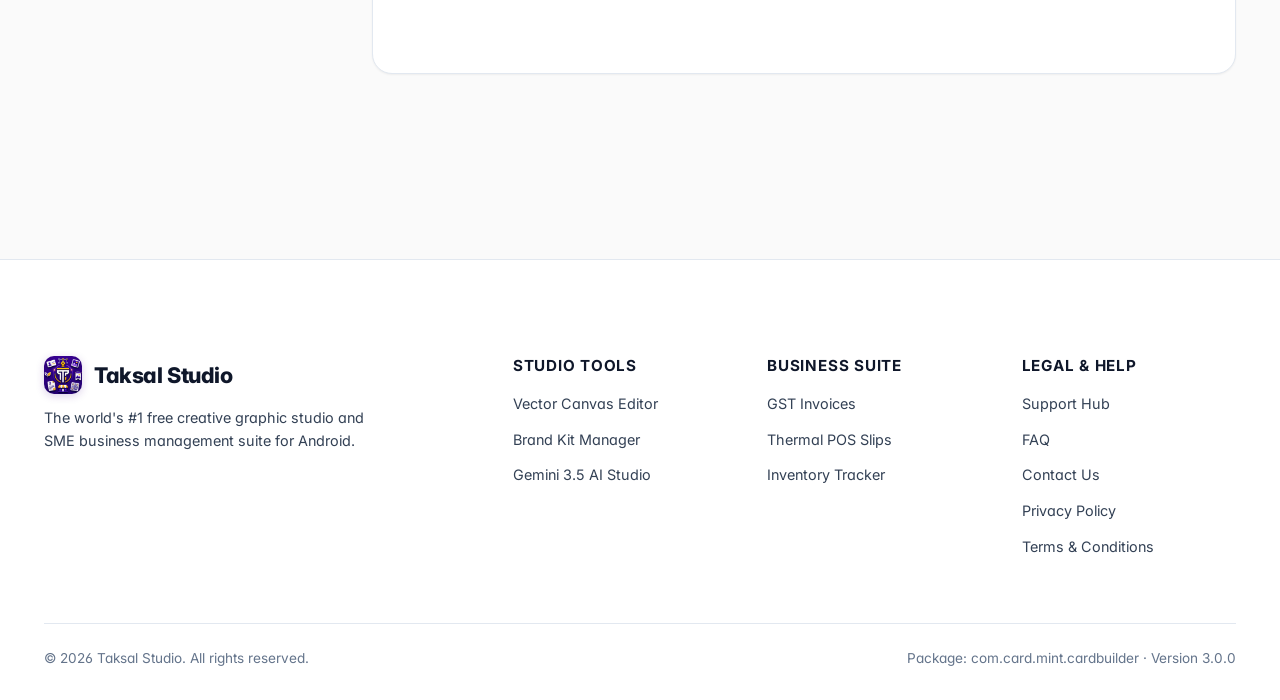
<file: privacy.html>
<!DOCTYPE html>
<html lang="en" data-theme="light">
<head>
  <meta charset="UTF-8">
  <meta name="viewport" content="width=device-width, initial-scale=1.0">
  <title>Privacy Policy — Taksal Studio Official Legal Documentation</title>
  <meta name="description" content="Official Privacy Policy for Taksal Studio (com.card.mint.cardbuilder). Learn how we protect your data with on-device SQLite storage, Android Keystore encryption, Google UMP consent, and zero cloud surveillance.">
  <link rel="canonical" href="https://taksal.pages.dev/privacy">
  <link rel="icon" type="image/png" href="/assets/images/app-icon.png">
  <link rel="apple-touch-icon" href="/assets/images/app-icon.png">
  <link rel="manifest" href="/manifest.webmanifest">
  <meta name="theme-color" content="#4A148C" media="(prefers-color-scheme: light)">
  <meta name="theme-color" content="#09090B" media="(prefers-color-scheme: dark)">

  <!-- Preconnect to Google Fonts -->
  <link rel="preconnect" href="https://fonts.googleapis.com">
  <link rel="preconnect" href="https://fonts.gstatic.com" crossorigin>
  <link href="https://fonts.googleapis.com/css2?family=Inter:wght@300;400;500;600;700;800&family=JetBrains+Mono:wght@400;500;600&display=swap" rel="stylesheet">

  <!-- Zero-FOUC Theme Initializer -->
  <script>
    (function(){
      var t = localStorage.getItem('taksal-theme') || (window.matchMedia('(prefers-color-scheme: dark)').matches ? 'dark' : 'light');
      document.documentElement.setAttribute('data-theme', t);
    })();
  </script>

  <!-- Open Graph -->
  <meta property="og:type" content="website">
  <meta property="og:url" content="https://taksal.pages.dev/privacy">
  <meta property="og:title" content="Privacy Policy — Taksal Studio">
  <meta property="og:description" content="Official Privacy Policy for Taksal Studio Android application.">
  <meta property="og:image" content="https://taksal.pages.dev/assets/images/feature-graphic.png">
  <meta property="og:image:width" content="1200">
  <meta property="og:image:height" content="630">

  <!-- Twitter -->
  <meta name="twitter:card" content="summary_large_image">
  <meta name="twitter:title" content="Privacy Policy — Taksal Studio">
  <meta name="twitter:description" content="Official Privacy Policy for Taksal Studio Android application.">
  <meta name="twitter:image" content="https://taksal.pages.dev/assets/images/feature-graphic.png">

  <!-- JSON-LD Structured Data (Breadcrumbs & WebPage) -->
  <script type="application/ld+json">
  {
    "@context": "https://schema.org",
    "@graph": [
      {
        "@type": "BreadcrumbList",
        "itemListElement": [
          {
            "@type": "ListItem",
            "position": 1,
            "name": "Home",
            "item": "https://taksal.pages.dev/"
          },
          {
            "@type": "ListItem",
            "position": 2,
            "name": "Privacy Policy",
            "item": "https://taksal.pages.dev/privacy"
          }
        ]
      },
      {
        "@type": "WebPage",
        "@id": "https://taksal.pages.dev/privacy#webpage",
        "url": "https://taksal.pages.dev/privacy",
        "name": "Privacy Policy — Taksal Studio",
        "description": "Comprehensive privacy policy detailing local-only storage, zero cloud profiling, and Google Play compliance for Taksal Studio.",
        "isPartOf": {
          "@type": "WebSite",
          "@id": "https://taksal.pages.dev/#website",
          "url": "https://taksal.pages.dev/",
          "name": "Taksal Studio"
        },
        "inLanguage": "en-US"
      }
    ]
  }
  </script>

  <link rel="stylesheet" href="/assets/css/style.css">
  <link rel="stylesheet" href="/assets/css/legal.css">
</head>
<body>
  <!-- Site Header -->
  <header class="site-header">
    <div class="container nav-container">
      <a href="/" class="brand-logo" aria-label="Taksal Home">
        <img src="/assets/images/app-icon.png" alt="Taksal Logo" class="brand-icon" width="38" height="38">
        <span>Taksal</span>
        <span class="brand-badge">Legal</span>
      </a>

      <nav aria-label="Primary Navigation">
        <ul class="nav-menu">
          <li><a href="/" class="nav-link">Home</a></li>
          <li><a href="/features" class="nav-link">Features</a></li>
          <li><a href="/about" class="nav-link">About</a></li>
          <li><a href="/support" class="nav-link">Support</a></li>
          <li><a href="/faq" class="nav-link">FAQ</a></li>
          <li><a href="/contact" class="nav-link">Contact</a></li>
        </ul>
      </nav>

      <div class="nav-actions">
        <!-- Command Palette Trigger Button -->
        <button type="button" class="cmd-palette-btn" data-action="command-palette" aria-label="Open Command Palette (Ctrl+K)">
          <svg width="15" height="15" viewBox="0 0 24 24" fill="none" stroke="currentColor" stroke-width="2"><circle cx="11" cy="11" r="8"></circle><line x1="21" y1="21" x2="16.65" y2="16.65"></line></svg>
          <span class="cmd-btn-label">Search</span>
          <span class="cmd-kbd">Ctrl K</span>
        </button>

        <button type="button" class="theme-toggle-btn" aria-label="Toggle dark/light theme">
          <svg width="20" height="20" viewBox="0 0 24 24" fill="none" stroke="currentColor" stroke-width="2" stroke-linecap="round" stroke-linejoin="round"><path d="M21 12.79A9 9 0 1 1 11.21 3 7 7 0 0 0 21 12.79z"></path></svg>
        </button>
        <a href="https://play.google.com/store/apps/details?id=com.card.mint.cardbuilder" target="_blank" rel="noopener noreferrer" class="nav-cta-btn">
          Get Free App
        </a>

        <button type="button" class="hamburger-btn" aria-label="Open mobile menu" aria-expanded="false">
          <span></span>
          <span></span>
          <span></span>
        </button>
      </div>
    </div>
  </header>

  <!-- Mobile Navigation Drawer -->
  <div class="mobile-nav-drawer" role="dialog" aria-modal="true" aria-label="Mobile Navigation">
    <button type="button" class="mobile-search-trigger" data-action="command-palette" aria-label="Search tools and pages">
      <div class="mobile-search-trigger-inner">
        <svg width="18" height="18" viewBox="0 0 24 24" fill="none" stroke="currentColor" stroke-width="2"><circle cx="11" cy="11" r="8"></circle><line x1="21" y1="21" x2="16.65" y2="16.65"></line></svg>
        <span>Search tools & pages...</span>
      </div>
      <span class="cmd-kbd">Ctrl K</span>
    </button>
    <a href="/" class="mobile-nav-link">Home</a>
    <a href="/features" class="mobile-nav-link">Features</a>
    <a href="/about" class="mobile-nav-link">About</a>
    <a href="/support" class="mobile-nav-link">Support & Documentation</a>
    <a href="/faq" class="mobile-nav-link">Frequently Asked Questions</a>
    <a href="/contact" class="mobile-nav-link">Contact Support</a>
    <a href="/privacy" class="mobile-nav-link">Privacy Policy</a>
    <a href="/terms" class="mobile-nav-link">Terms & Conditions</a>
    <div style="margin-top: 20px;">
      <a href="https://play.google.com/store/apps/details?id=com.card.mint.cardbuilder" target="_blank" rel="noopener noreferrer" class="btn btn-primary" style="width: 100%;">
        Download on Google Play
      </a>
    </div>
  </div>

  <!-- Legal Page Content -->
  <div class="container">
    <div class="legal-layout">

      <!-- Sticky Table of Contents -->
      <aside class="legal-toc" aria-label="Table of Contents">
        <h4>
          <svg width="16" height="16" viewBox="0 0 24 24" fill="none" stroke="currentColor" stroke-width="2"><line x1="8" y1="6" x2="21" y2="6"></line><line x1="8" y1="12" x2="21" y2="12"></line><line x1="8" y1="18" x2="21" y2="18"></line><line x1="3" y1="6" x2="3.01" y2="6"></line><line x1="3" y1="12" x2="3.01" y2="12"></line><line x1="3" y1="18" x2="3.01" y2="18"></line></svg>
          Policy Sections
        </h4>
        <ul class="toc-list">
          <li><a href="#section-overview" class="toc-link">1. Overview & Scope</a></li>
          <li><a href="#section-data-collection" class="toc-link">2. Data Architecture & Storage</a></li>
          <li><a href="#section-hardware-security" class="toc-link">3. Android KeyStore Vault</a></li>
          <li><a href="#section-permissions" class="toc-link">4. Android Device Permissions</a></li>
          <li><a href="#section-advertising" class="toc-link">5. Advertising & Google UMP</a></li>
          <li><a href="#section-ai-services" class="toc-link">6. Gemini 3.5 AI Studio</a></li>
          <li><a href="#section-analytics" class="toc-link">7. Telemetry & Analytics</a></li>
          <li><a href="#section-user-rights" class="toc-link">8. User Rights (GDPR / CCPA)</a></li>
          <li><a href="#section-data-deletion" class="toc-link">9. Data Deletion & Erasure</a></li>
          <li><a href="#section-children" class="toc-link">10. Children's Privacy</a></li>
          <li><a href="#section-contact" class="toc-link">11. Legal Contact</a></li>
        </ul>
      </aside>

      <!-- Main Legal Article -->
      <main id="main" class="legal-article">
        <header class="legal-header">
          <div class="legal-badge" style="margin-bottom: 12px;">GDPR & CCPA Compliant · Offline-First Architecture</div>
          <h1 class="legal-title">Privacy Policy for Taksal Studio</h1>
          <div class="legal-meta">
            <span><strong>Effective Date:</strong> September 4, 2026</span>
            <span>•</span>
            <span><strong>Application Version:</strong> 3.0.0 (Build 7)</span>
            <span>•</span>
            <span><strong>Package ID:</strong> com.card.mint.cardbuilder</span>
          </div>
        </header>

        <!-- Formats Bar -->
        <div class="formats-download-bar">
          <span>Alternative Document Formats:</span>
          <div class="formats-links">
            <a href="PRIVACY_POLICY.md" class="format-badge-link" download>Download Markdown (.md)</a>
            <a href="privacy-policy.txt" class="format-badge-link" download>Download Plain Text (.txt)</a>
            <button type="button" class="format-badge-link" data-action="print">Print / Save as PDF</button>
          </div>
        </div>

        <!-- Section 1 -->
        <section id="section-overview" class="legal-section">
          <h2>1. Overview & Scope</h2>
          <p>
            This Privacy Policy governs the manner in which <strong>Taksal Studio</strong> (referred to herein as "Taksal", "the Application", "we", "our", or "us", identified under Android package identifier <code>com.card.mint.cardbuilder</code>) collects, uses, maintains, and discloses information gathered from users of our Android application.
          </p>
          <p>
            We adhere to a foundational engineering principle: <strong>True Offline-First Data Sovereignty</strong>. Unlike conventional cloud-based design or invoicing software, Taksal operates primarily on your physical device. We do not operate proprietary backend servers that ingest, store, process, or sell your commercial records, customer details, invoices, or graphic creations.
          </p>
          <div class="callout-box callout-success">
            <strong>Key Privacy Commitment:</strong> Your business records, tax filings, invoices, receipts, and graphic designs stay on your hardware. We do not require account registration, email verification, or phone number sign-ins to use the application.
          </div>
        </section>

        <!-- Section 2 -->
        <section id="section-data-collection" class="legal-section">
          <h2>2. Data Architecture & Local Storage</h2>
          <p>
            All functional application data is stored locally on your device within Android application-private SQLite database tables managed by the Room persistence library. This includes:
          </p>
          <ul>
            <li><strong>Design Artifacts:</strong> Canvas elements, text coordinates, font selections, layer hierarchies, and background colors for business cards, logos, posters, banners, and flyers (stored in the <code>designs</code> table).</li>
            <li><strong>Business Profile:</strong> Your trading name, business address, contact telephone, email address, GSTIN (Tax Identification Number), and UPI Virtual Payment Address (VPA) for invoice letterheads (stored in the <code>brand_kits</code> table).</li>
            <li><strong>Commercial Invoices & Estimates:</strong> Client names, billing emails, itemized line goods/services, tax rates, total sums, and payment statuses (stored in the <code>invoices</code> and <code>quotations</code> tables).</li>
            <li><strong>Point of Sale Receipts:</strong> Transaction slip numbers, cashier notes, payment methods, and timestamps (stored in the <code>receipts</code> table).</li>
            <li><strong>Inventory & SKU Records:</strong> Product labels, SKU identifiers, stock quantities, cost prices, suppliers, and safety stock thresholds (stored in the <code>products</code> table).</li>
            <li><strong>Expense Ledgers:</strong> Categorized expenditure entries, amounts, and dates (stored in the <code>expenses</code> table).</li>
          </ul>
          <p>
            <strong>Zero Cloud Transmission:</strong> None of the aforementioned information is ever transmitted to Taksal Studio servers. All database records remain sandboxed within your device's internal storage (<code>/data/data/com.card.mint.cardbuilder/</code>).
          </p>
        </section>

        <!-- Section 3 -->
        <section id="section-hardware-security" class="legal-section">
          <h2>3. Android KeyStore Cryptographic Security Vault</h2>
          <p>
            To prevent extraction of sensitive business data or credentials from rooted devices, modified APKs, or physical device inspection, Taksal Studio incorporates the <strong>Android KeyStore Hardware Vault</strong> architecture (<code>SecureDatabaseHelper</code>).
          </p>
          <ul>
            <li><strong>Encryption Algorithm:</strong> 256-bit Advanced Encryption Standard (AES) in Galois/Counter Mode (GCM) with 128-bit authentication tags and cryptographically secure random 12-byte initialization vectors (IVs).</li>
            <li><strong>Key Storage:</strong> The cryptographic master key is generated and permanently housed within your device's hardware Secure Enclave or Trusted Execution Environment (TEE). The key material never enters general device RAM in plaintext.</li>
            <li><strong>Backup Prohibition:</strong> The application explicitly declares <code>android:allowBackup="false"</code> in its manifest, preventing unauthorized extraction of application databases via Android Debug Bridge (ADB) or cloud backup archives.</li>
            <li><strong>Cleartext Network Guard:</strong> The application declares <code>android:usesCleartextTraffic="false"</code>, strictly mandating encrypted HTTPS/TLS 1.3 for all outgoing network communication.</li>
          </ul>
        </section>

        <!-- Section 4 -->
        <section id="section-permissions" class="legal-section">
          <h2>4. Android Device Permissions Disclosures</h2>
          <p>
            Taksal requests only the minimum necessary Android system permissions required to deliver core functionality. Below is an exhaustive accounting of permissions declared in <code>AndroidManifest.xml</code>:
          </p>
          <div class="data-table-wrap">
            <table class="data-table">
              <thead>
                <tr>
                  <th>Permission</th>
                  <th>API Level</th>
                  <th>Technical Purpose</th>
                </tr>
              </thead>
              <tbody>
                <tr>
                  <td><code>android.permission.INTERNET</code></td>
                  <td>All</td>
                  <td>Required for Google AdMob ad serving, Gemini AI API requests, and Iconify vector icon lookups.</td>
                </tr>
                <tr>
                  <td><code>android.permission.ACCESS_NETWORK_STATE</code></td>
                  <td>All</td>
                  <td>Checks whether an active network connection exists before attempting ad or AI requests.</td>
                </tr>
                <tr>
                  <td><code>android.permission.ACCESS_WIFI_STATE</code></td>
                  <td>All</td>
                  <td>Optimizes ad delivery bitrate and network throughput.</td>
                </tr>
                <tr>
                  <td><code>android.permission.READ_MEDIA_IMAGES</code></td>
                  <td>33+ (Android 13+)</td>
                  <td>Enables the user to import photos, business logos, or custom backgrounds into the vector editor from the gallery.</td>
                </tr>
                <tr>
                  <td><code>android.permission.READ_EXTERNAL_STORAGE</code></td>
                  <td>≤ 32 (Android 12)</td>
                  <td>Legacy media picker permission for importing user photos into canvas designs.</td>
                </tr>
                <tr>
                  <td><code>android.permission.WRITE_EXTERNAL_STORAGE</code></td>
                  <td>≤ 28 (Android 9)</td>
                  <td>Legacy permission allowing exported PDF and image designs to be saved to the public Pictures/Documents folder.</td>
                </tr>
                <tr>
                  <td><code>com.google.android.gms.permission.AD_ID</code></td>
                  <td>33+ (Android 13+)</td>
                  <td>Allows the Google Mobile Ads SDK to read the Google Advertising Identifier for ad attribution and frequency capping.</td>
                </tr>
              </tbody>
            </table>
          </div>
          <div class="callout-box callout-info">
            <strong>Permissions NOT Requested:</strong> Taksal Studio does NOT request access to your Camera, Physical Location (GPS), Microphone/Audio, Phone Contacts, SMS messages, or Device Call State.
          </div>
        </section>

        <!-- Section 5 -->
        <section id="section-advertising" class="legal-section">
          <h2>5. Third-Party Advertising & Consent Management (Google UMP)</h2>
          <p>
            Taksal Studio is provided 100% free of monetary charge. To support continuous maintenance and new feature development, the application displays advertisements served by <strong>Google AdMob</strong> (Google Mobile Ads SDK).
          </p>
          <h3>A. Google User Messaging Platform (UMP) & Consent Choices</h3>
          <p>
            In compliance with the European Union General Data Protection Regulation (GDPR), the UK Data Protection Act, and the California Consumer Privacy Act / CPRA, Taksal integrates Google's certified <strong>User Messaging Platform (UMP)</strong> SDK.
          </p>
          <ul>
            <li>Upon first application launch in relevant jurisdictions, a certified consent form is presented allowing you to consent to or reject personalized advertising and third-party vendor tracking cookies/identifiers.</li>
            <li>You may re-surface and alter your privacy choices at any time inside the app by opening <strong>Settings &gt; Consent & Privacy Choices</strong> (or tapping "Privacy Policy & Choices").</li>
            <li>When consent is declined, Google AdMob serves non-personalized, contextual advertisements only.</li>
          </ul>
          <h3>B. Ad Placement Policy & Cooldown Guarantees</h3>
          <p>
            We believe ads should never degrade the creator experience. Our <code>AdManager</code> enforces:
          </p>
          <ul>
            <li><strong>Task Breakpoint Interstitials:</strong> Interstitial ads are shown only at natural completion breakpoints (e.g. after a design is successfully exported to storage).</li>
            <li><strong>Strict 60-Second Cooldown:</strong> Interstitials are governed by a mandatory minimum 60,000 ms cooldown timer. If an export is triggered within the cooldown window, the ad is automatically suppressed.</li>
            <li><strong>Never During Active Editing:</strong> Ads are never displayed while you are actively dragging elements, typing invoices, or interacting with the vector canvas.</li>
          </ul>
        </section>

        <!-- Section 6 -->
        <section id="section-ai-services" class="legal-section">
          <h2>6. Gemini 3.5 AI Studio & Generative Intelligence</h2>
          <p>
            Taksal Studio offers optional artificial intelligence features powered by Google's Gemini models (Gemini 1.5 Flash, Gemini 1.5 Pro, and Gemini 2.0).
          </p>
          <ul>
            <li><strong>Ephemeral Memory Architecture:</strong> AI conversation history is kept in transient device memory during your active editing session only. We deliberately do NOT persist chat history to disk (<code>GeminiChatRepository</code>). Once you exit the AI Studio screen, the conversation is wiped.</li>
            <li><strong>Sovereign API Key Encryption:</strong> If you supply your own Google AI Studio API key, it is encrypted using Android KeyStore AES-256-GCM. Plaintext keys are never logged in Android system logs (Timber ProductionTree) and are never sent anywhere except directly to Google's official endpoint (<code>https://generativelanguage.googleapis.com/</code>) over TLS.</li>
            <li><strong>Google Generative AI Policies:</strong> Data transmitted to the Gemini API is processed subject to the <a href="https://policies.google.com/privacy" target="_blank" rel="noopener noreferrer" style="color: var(--brand-indigo); text-decoration: underline;">Google Privacy Policy</a> and Google AI Studio Terms of Service.</li>
          </ul>
        </section>

        <!-- Section 7 -->
        <section id="section-analytics" class="legal-section">
          <h2>7. Telemetry & Analytics Disclosures</h2>
          <p>
            Taksal Studio does NOT integrate invasive third-party tracking suites such as Facebook App Events, adjust, AppsFlyer, or data brokers.
          </p>
          <p>
            The internal <code>ProductAnalytics</code> interface routes events strictly to local developer logs (<code>TimberProductAnalytics</code> with log level <code>WARN</code> in release builds) for diagnosing application crashes, verifying ad callback integrity, and counting local export successes. No personally identifiable information (PII), client names, or invoice figures are ever logged.
          </p>
        </section>

        <!-- Section 8 -->
        <section id="section-user-rights" class="legal-section">
          <h2>8. User Rights (GDPR, UK DPA, CCPA / CPRA)</h2>
          <p>
            Depending on your jurisdiction, you possess specific statutory rights regarding personal data:
          </p>
          <ul>
            <li><strong>Right to Access & Portability:</strong> Because your data resides in SQLite on your device, you have immediate access to your records at all times. You can export designs in PNG, PDF, and SVG, and business reports in CSV or PDF.</li>
            <li><strong>Right to Rectification:</strong> You can edit, update, or correct any business profile detail, invoice item, or product catalog record directly inside the application interface.</li>
            <li><strong>Right to Object & Restrict Processing:</strong> You can withdraw advertising consent at any time via the in-app Consent & Privacy Choices dialog.</li>
            <li><strong>Do Not Sell My Personal Information:</strong> Taksal Studio does not sell, rent, or lease personal information to any third party.</li>
          </ul>
        </section>

        <!-- Section 9 -->
        <section id="section-data-deletion" class="legal-section">
          <h2>9. Data Deletion & Complete Account Erasure</h2>
          <p>
            Because Taksal does not create remote accounts or maintain centralized servers, you hold total autonomous control over data erasure:
          </p>
          <ol>
            <li><strong>Reset Within App:</strong> Navigate to <strong>Settings &gt; Reset All Settings</strong> to restore all studio preferences, canvas defaults, and tax configurations to initial factory defaults.</li>
            <li><strong>Trash Vault Purge:</strong> Navigate to <strong>Settings &gt; Trash & Version Vault</strong> and select <strong>Empty Vault</strong> to permanently eradicate all soft-deleted designs.</li>
            <li><strong>Complete Local Wipe:</strong> To erase 100% of databases, invoices, and brand profiles, open Android <strong>Settings &gt; Apps &gt; Taksal &gt; Storage &gt; Clear Storage (or Clear Data)</strong>.</li>
            <li><strong>App Uninstallation:</strong> Uninstalling the Taksal Studio application immediately removes all app-private databases, encrypted DataStore preference files, and hardware cryptographic key aliases from your device.</li>
          </ol>
        </section>

        <!-- Section 10 -->
        <section id="section-children" class="legal-section">
          <h2>10. Children's Privacy (COPPA & Age Verification)</h2>
          <p>
            Taksal Studio is intended for commercial business use, freelance creators, and general graphic design. The application is not directed at children under the age of 13 (or 16 in the European Union). We do not knowingly collect personal information from children. If you become aware that a child has provided personal information through our support channels, please contact us immediately for removal.
          </p>
        </section>

        <!-- Section 11 -->
        <section id="section-contact" class="legal-section">
          <h2>11. Legal Inquiries & Contact Details</h2>
          <p>
            For any questions, compliance requests, or inquiries regarding this Privacy Policy, please contact our designated privacy lead:
          </p>
          <div class="callout-box callout-info">
            <strong>Privacy & Compliance Officer:</strong><br>
            Card Mint / Taksal Studio Engineering Team<br>
            Email: <a href="mailto:officialcardmintapp@gmail.com" style="color: var(--brand-indigo); font-weight: 600;">officialcardmintapp@gmail.com</a><br>
            Application Package: <code>com.card.mint.cardbuilder</code><br>
            Subject Line: <em>Privacy Compliance Inquiry — Taksal Studio</em>
          </div>
        </section>

      </main>
    </div>
  </div>

  <!-- Site Footer -->
  <footer class="site-footer">
    <div class="container">
      <div class="footer-grid">
        <div class="footer-brand">
          <div class="brand-logo">
            <img src="/assets/images/app-icon.png" alt="Taksal Icon" class="brand-icon" width="38" height="38">
            <span>Taksal Studio</span>
          </div>
          <p>The world's #1 free creative graphic studio and SME business management suite for Android.</p>
        </div>
        <div class="footer-col">
          <h4>Studio Tools</h4>
          <ul class="footer-links">
            <li><a href="/features#vector-canvas">Vector Canvas Editor</a></li>
            <li><a href="/features#brand-kit-features">Brand Kit Manager</a></li>
            <li><a href="/features#ai-studio-features">Gemini 3.5 AI Studio</a></li>
          </ul>
        </div>
        <div class="footer-col">
          <h4>Business Suite</h4>
          <ul class="footer-links">
            <li><a href="/features#invoicing-suite">GST Invoices</a></li>
            <li><a href="/features#invoicing-suite">Thermal POS Slips</a></li>
            <li><a href="/features#inventory-management">Inventory Tracker</a></li>
          </ul>
        </div>
        <div class="footer-col">
          <h4>Legal & Help</h4>
          <ul class="footer-links">
            <li><a href="/support">Support Hub</a></li>
            <li><a href="/faq">FAQ</a></li>
            <li><a href="/contact">Contact Us</a></li>
            <li><a href="/privacy">Privacy Policy</a></li>
            <li><a href="/terms">Terms & Conditions</a></li>
          </ul>
        </div>
      </div>
      <div class="footer-bottom">
        <div>© 2026 Taksal Studio. All rights reserved.</div>
        <div>Package: com.card.mint.cardbuilder · Version 3.0.0</div>
      </div>
    </div>
  </footer>

  <!-- Back to Top Floating Trigger -->
  <button type="button" class="back-to-top" id="backToTop" aria-label="Back to top">
    <svg width="20" height="20" viewBox="0 0 24 24" fill="none" stroke="currentColor" stroke-width="2.5"><polyline points="18 15 12 9 6 15"></polyline></svg>
  </button>

  <script src="/assets/js/main.js" defer></script>
</body>
</html>
</file>
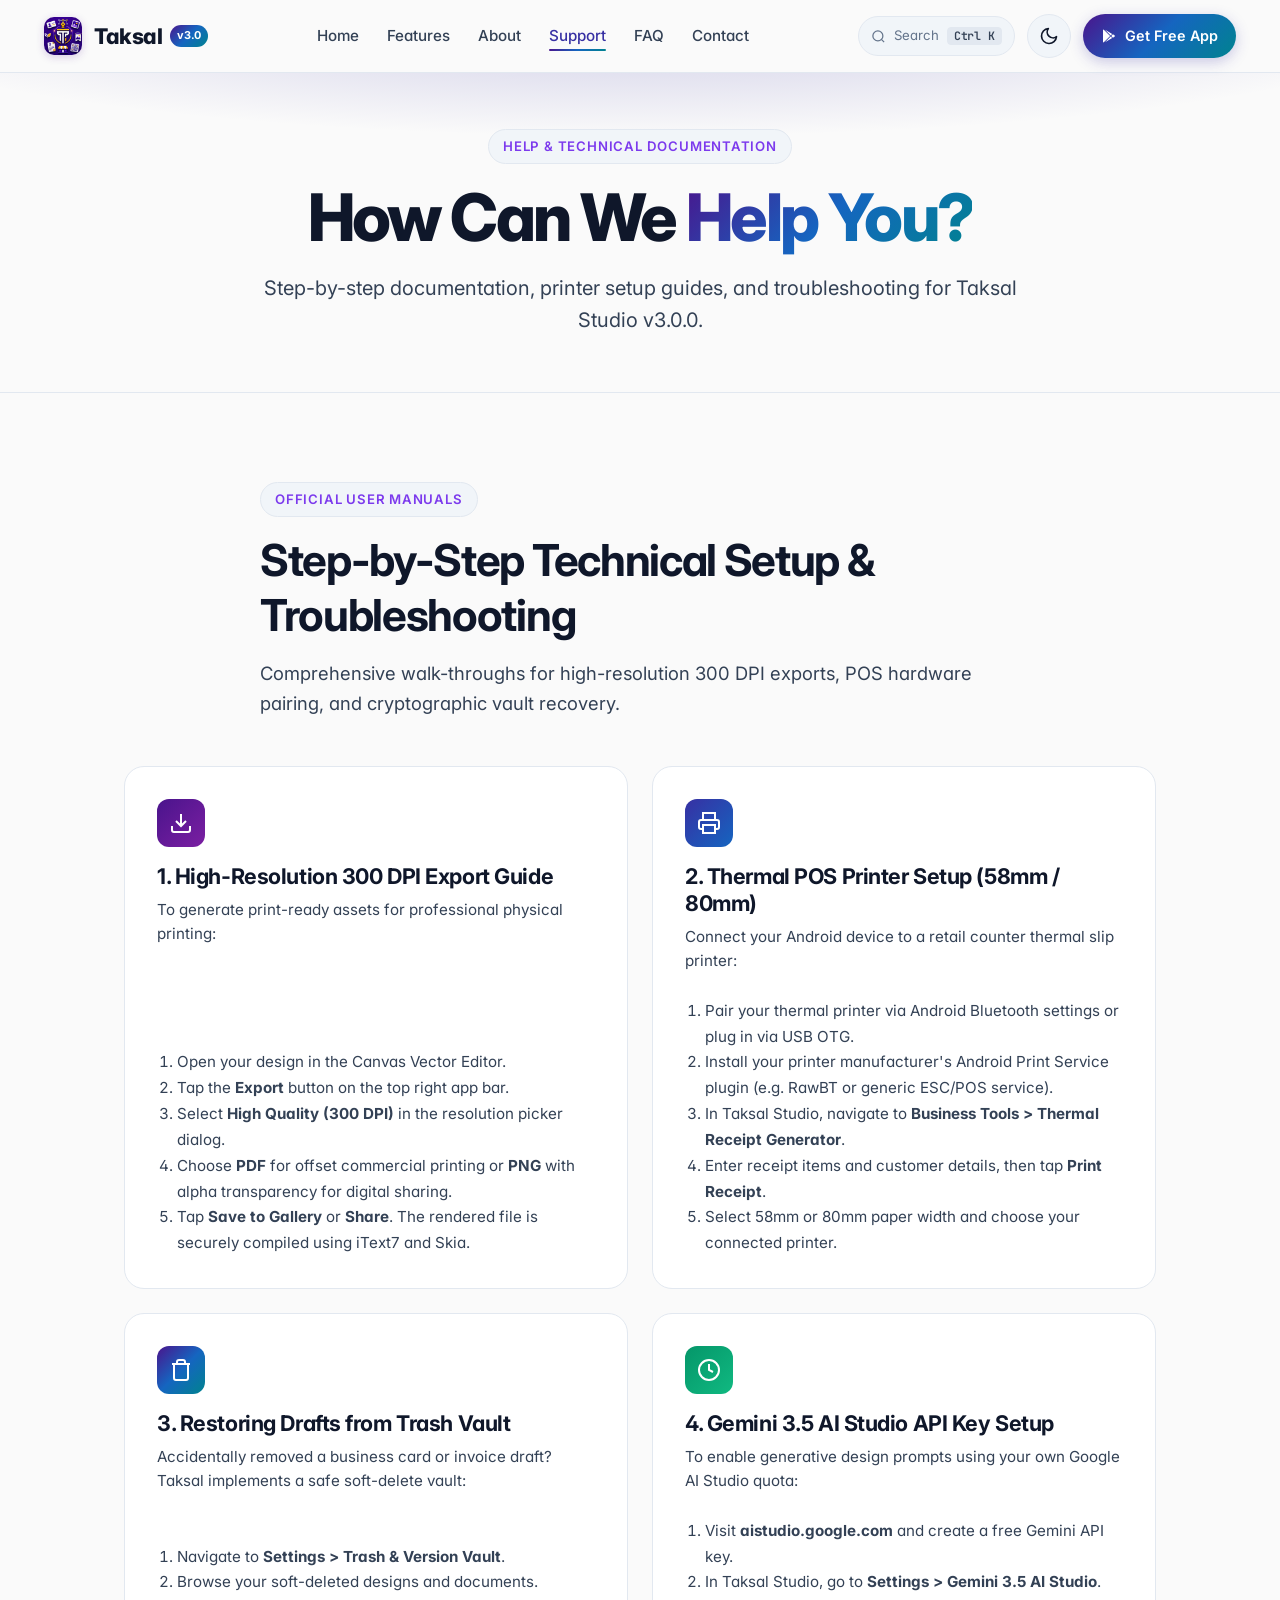
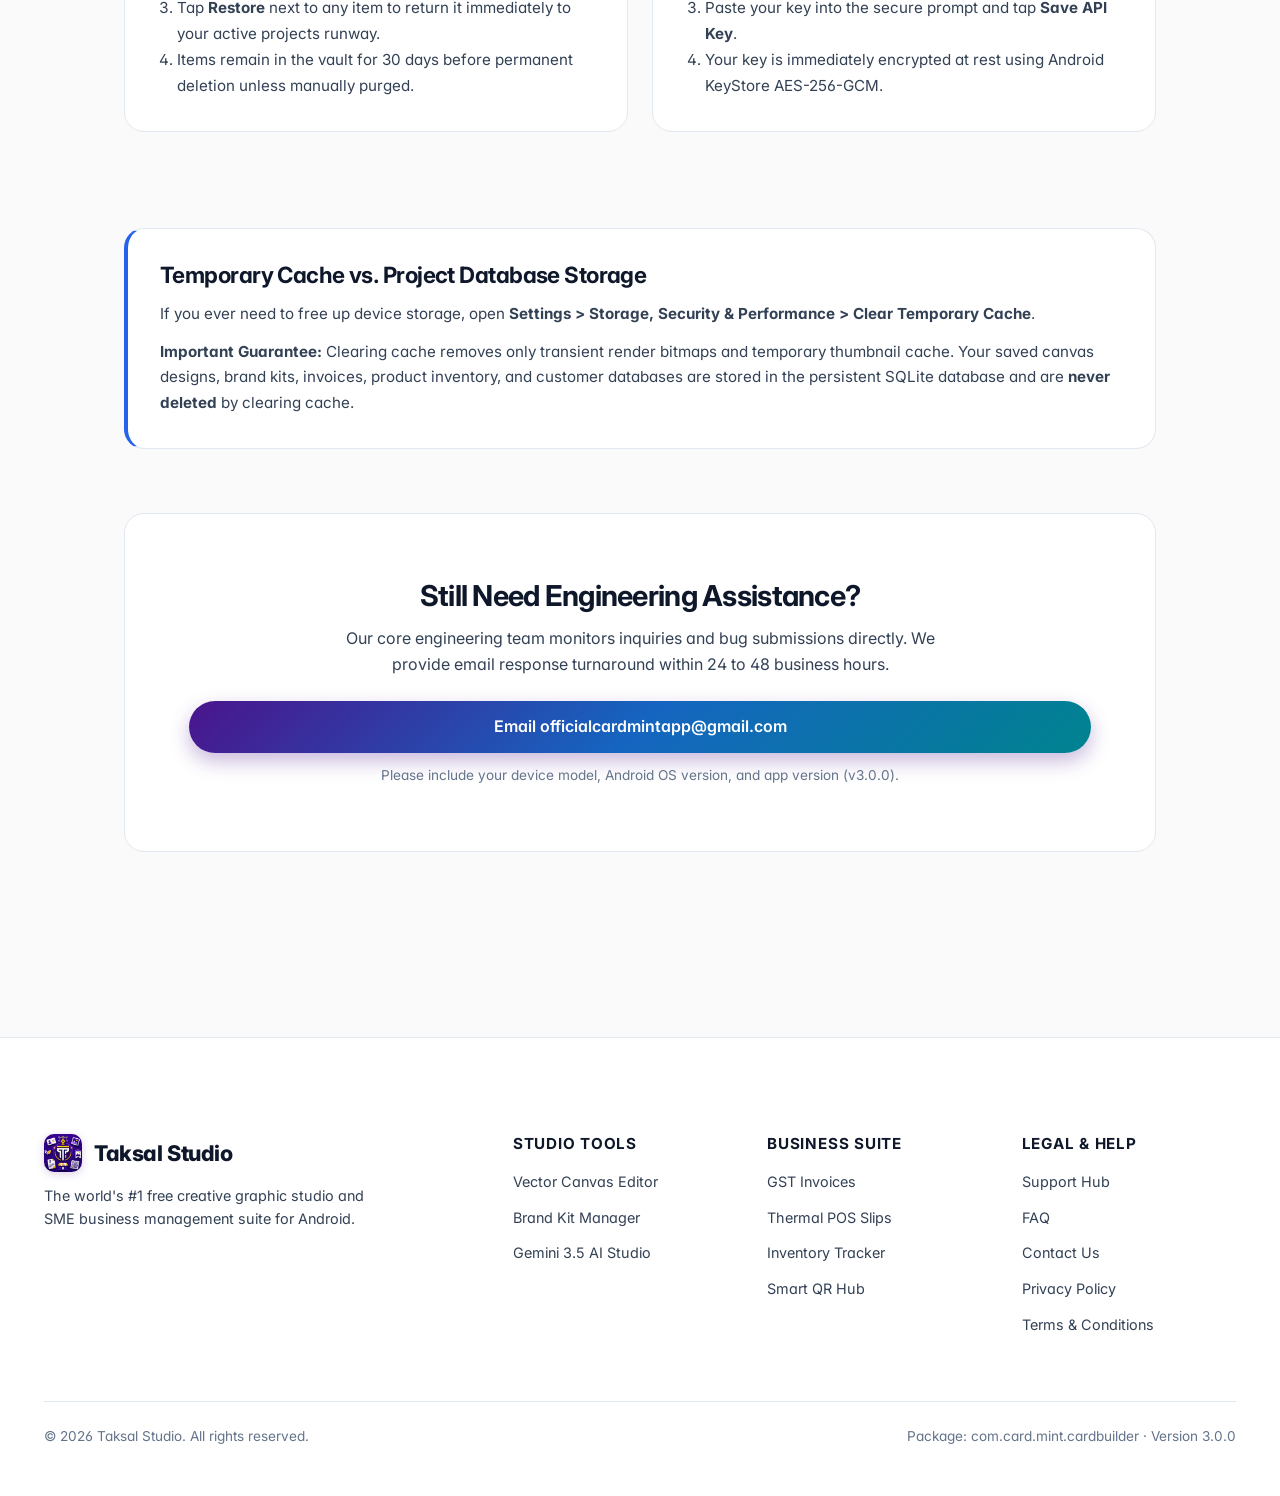
<file: support.html>
<!DOCTYPE html>
<html lang="en" data-theme="light">
<head>
  <meta charset="UTF-8">
  <meta name="viewport" content="width=device-width, initial-scale=1.0">
  <title>Support & Documentation — Taksal Studio</title>
  <meta name="description" content="Official user guides, troubleshooting, and support for Taksal Studio. Learn how to export 300 DPI PDFs, configure thermal POS printers, restore drafts, and set up Gemini AI.">
  <link rel="canonical" href="https://taksal.pages.dev/support">
  <link rel="icon" type="image/png" href="/assets/images/app-icon.png">
  <link rel="apple-touch-icon" href="/assets/images/app-icon.png">
  <link rel="manifest" href="/manifest.webmanifest">
  <meta name="theme-color" content="#4A148C" media="(prefers-color-scheme: light)">
  <meta name="theme-color" content="#09090B" media="(prefers-color-scheme: dark)">

  <!-- Preconnect to Google Fonts -->
  <link rel="preconnect" href="https://fonts.googleapis.com">
  <link rel="preconnect" href="https://fonts.gstatic.com" crossorigin>
  <link href="https://fonts.googleapis.com/css2?family=Inter:wght@300;400;500;600;700;800&family=JetBrains+Mono:wght@400;500;600&display=swap" rel="stylesheet">

  <!-- Zero-FOUC Theme Initializer -->
  <script>
    (function(){
      var t = localStorage.getItem('taksal-theme') || (window.matchMedia('(prefers-color-scheme: dark)').matches ? 'dark' : 'light');
      document.documentElement.setAttribute('data-theme', t);
    })();
  </script>

  <!-- Open Graph -->
  <meta property="og:type" content="website">
  <meta property="og:url" content="https://taksal.pages.dev/support">
  <meta property="og:title" content="Support & Documentation — Taksal Studio">
  <meta property="og:description" content="Official user guides, troubleshooting, and technical support for Taksal Studio Android app.">
  <meta property="og:image" content="https://taksal.pages.dev/assets/images/feature-graphic.png">
  <meta property="og:image:width" content="1200">
  <meta property="og:image:height" content="630">

  <!-- Twitter -->
  <meta name="twitter:card" content="summary_large_image">
  <meta name="twitter:title" content="Support & Documentation — Taksal Studio">
  <meta name="twitter:description" content="Official user guides, troubleshooting, and technical support for Taksal Studio Android app.">
  <meta name="twitter:image" content="https://taksal.pages.dev/assets/images/feature-graphic.png">

  <!-- JSON-LD Unified SupportPage, HowTo & Breadcrumb Schema -->
  <script type="application/ld+json">
  {
    "@context": "https://schema.org",
    "@graph": [
      {
        "@type": "BreadcrumbList",
        "itemListElement": [
          {
            "@type": "ListItem",
            "position": 1,
            "name": "Home",
            "item": "https://taksal.pages.dev/"
          },
          {
            "@type": "ListItem",
            "position": 2,
            "name": "Support & Docs",
            "item": "https://taksal.pages.dev/support"
          }
        ]
      },
      {
        "@type": "SupportPage",
        "@id": "https://taksal.pages.dev/support#supportpage",
        "url": "https://taksal.pages.dev/support",
        "name": "Support & Documentation — Taksal Studio",
        "description": "Official user guides, thermal printer setup tutorials, and technical troubleshooting for Taksal Studio Android application.",
        "isPartOf": {
          "@type": "WebSite",
          "@id": "https://taksal.pages.dev/#website",
          "url": "https://taksal.pages.dev/",
          "name": "Taksal Studio"
        }
      },
      {
        "@type": "HowTo",
        "name": "How to Export High-Resolution 300 DPI Business Cards in Taksal Studio",
        "description": "Step-by-step instructions for exporting print-ready 300 DPI vector PDF and transparent PNG visiting cards for physical print shops using Taksal Studio.",
        "image": "https://taksal.pages.dev/assets/images/screenshots/editorscreen.png",
        "totalTime": "PT2M",
        "tool": [{ "@type": "HowToTool", "name": "Android Device running Taksal Studio v3.0+" }],
        "step": [
          {
            "@type": "HowToStep",
            "position": 1,
            "name": "Open Vector Editor",
            "text": "Open your design in the Canvas Vector Editor inside Taksal Studio.",
            "url": "https://taksal.pages.dev/support#guide-export-300dpi"
          },
          {
            "@type": "HowToStep",
            "position": 2,
            "name": "Trigger Export Menu",
            "text": "Tap the Export button located on the top right app bar.",
            "url": "https://taksal.pages.dev/support#guide-export-300dpi"
          },
          {
            "@type": "HowToStep",
            "position": 3,
            "name": "Select 300 DPI Resolution",
            "text": "Select High Quality (300 DPI) in the resolution picker dialog.",
            "url": "https://taksal.pages.dev/support#guide-export-300dpi"
          },
          {
            "@type": "HowToStep",
            "position": 4,
            "name": "Choose PDF or PNG Format",
            "text": "Choose PDF for commercial offset printing or PNG with alpha transparency for digital sharing.",
            "url": "https://taksal.pages.dev/support#guide-export-300dpi"
          },
          {
            "@type": "HowToStep",
            "position": 5,
            "name": "Save and Compile",
            "text": "Tap Save to Gallery or Share. The rendered file is securely compiled using iText7 and Skia rendering engines.",
            "url": "https://taksal.pages.dev/support#guide-export-300dpi"
          }
        ]
      },
      {
        "@type": "HowTo",
        "name": "How to Setup a Thermal POS Printer (58mm / 80mm) with Taksal Studio",
        "description": "Learn how to pair and print retail receipts and billing slips directly to 58mm or 80mm Bluetooth or USB thermal printers from your Android phone.",
        "image": "https://taksal.pages.dev/assets/images/screenshots/business-suite-screen.png",
        "totalTime": "PT3M",
        "tool": [
          { "@type": "HowToTool", "name": "ESC/POS Thermal Printer (58mm or 80mm)" },
          { "@type": "HowToTool", "name": "Android Phone with Bluetooth or USB OTG" }
        ],
        "step": [
          {
            "@type": "HowToStep",
            "position": 1,
            "name": "Pair Thermal Printer",
            "text": "Pair your thermal printer via Android Bluetooth settings or connect directly via USB OTG cable.",
            "url": "https://taksal.pages.dev/support#guide-thermal-pos"
          },
          {
            "@type": "HowToStep",
            "position": 2,
            "name": "Install ESC/POS Print Plugin",
            "text": "Install your printer manufacturer's Android Print Service plugin (e.g., RawBT or generic ESC/POS service).",
            "url": "https://taksal.pages.dev/support#guide-thermal-pos"
          },
          {
            "@type": "HowToStep",
            "position": 3,
            "name": "Navigate to Receipt Generator",
            "text": "In Taksal Studio, navigate to Business Tools > Thermal Receipt Generator.",
            "url": "https://taksal.pages.dev/support#guide-thermal-pos"
          },
          {
            "@type": "HowToStep",
            "position": 4,
            "name": "Populate Receipt Details",
            "text": "Enter receipt line items, taxes, discounts, and customer details, then tap Print Receipt.",
            "url": "https://taksal.pages.dev/support#guide-thermal-pos"
          },
          {
            "@type": "HowToStep",
            "position": 5,
            "name": "Select Width and Print",
            "text": "Select 58mm or 80mm paper width and choose your connected printer to initiate thermal printing.",
            "url": "https://taksal.pages.dev/support#guide-thermal-pos"
          }
        ]
      },
      {
        "@type": "HowTo",
        "name": "How to Configure Gemini 3.5 AI Studio API Key in Taksal Studio",
        "description": "Step-by-step tutorial to activate generative AI design assistance and business copywriting using your Google AI Studio API key.",
        "image": "https://taksal.pages.dev/assets/images/screenshots/ai-assistant-screen.png",
        "totalTime": "PT2M",
        "tool": [{ "@type": "HowToTool", "name": "Google AI Studio Personal API Key" }],
        "step": [
          {
            "@type": "HowToStep",
            "position": 1,
            "name": "Generate Gemini API Key",
            "text": "Visit aistudio.google.com and generate a free personal Gemini API key.",
            "url": "https://taksal.pages.dev/support#guide-gemini-ai"
          },
          {
            "@type": "HowToStep",
            "position": 2,
            "name": "Open App Settings",
            "text": "In Taksal Studio, navigate to Settings > Gemini 3.5 AI Studio.",
            "url": "https://taksal.pages.dev/support#guide-gemini-ai"
          },
          {
            "@type": "HowToStep",
            "position": 3,
            "name": "Input and Save API Key",
            "text": "Paste your API key into the secure configuration prompt and tap Save API Key.",
            "url": "https://taksal.pages.dev/support#guide-gemini-ai"
          },
          {
            "@type": "HowToStep",
            "position": 4,
            "name": "Hardware Encryption Verification",
            "text": "The key is immediately encrypted at rest using Android KeyStore AES-256-GCM hardware-backed keystore for local private execution.",
            "url": "https://taksal.pages.dev/support#guide-gemini-ai"
          }
        ]
      }
    ]
  }
  </script>

  <link rel="stylesheet" href="/assets/css/style.css">
</head>
<body>
  <!-- Site Header -->
  <header class="site-header">
    <div class="container nav-container">
      <a href="/" class="brand-logo" aria-label="Taksal Home">
        <img src="/assets/images/app-icon.png" alt="Taksal Logo" class="brand-icon" width="38" height="38">
        <span>Taksal</span>
        <span class="brand-badge">v3.0</span>
      </a>

      <nav aria-label="Primary Navigation">
        <ul class="nav-menu">
          <li><a href="/" class="nav-link">Home</a></li>
          <li><a href="/features" class="nav-link">Features</a></li>
          <li><a href="/about" class="nav-link">About</a></li>
          <li><a href="/support" class="nav-link active">Support</a></li>
          <li><a href="/faq" class="nav-link">FAQ</a></li>
          <li><a href="/contact" class="nav-link">Contact</a></li>
        </ul>
      </nav>

      <div class="nav-actions">
        <!-- Command Palette Trigger Button -->
        <button type="button" class="cmd-palette-btn" data-action="command-palette" aria-label="Open Command Palette (Ctrl+K)">
          <svg width="15" height="15" viewBox="0 0 24 24" fill="none" stroke="currentColor" stroke-width="2"><circle cx="11" cy="11" r="8"></circle><line x1="21" y1="21" x2="16.65" y2="16.65"></line></svg>
          <span class="cmd-btn-label">Search</span>
          <span class="cmd-kbd">Ctrl K</span>
        </button>

        <button type="button" class="theme-toggle-btn" aria-label="Toggle dark/light theme">
          <svg width="20" height="20" viewBox="0 0 24 24" fill="none" stroke="currentColor" stroke-width="2"><path d="M21 12.79A9 9 0 1 1 11.21 3 7 7 0 0 0 21 12.79z"></path></svg>
        </button>

        <a href="https://play.google.com/store/apps/details?id=com.card.mint.cardbuilder" target="_blank" rel="noopener noreferrer" class="nav-cta-btn">
          <svg width="16" height="16" viewBox="0 0 24 24" fill="currentColor"><path d="M3 20.5V3.5C3 2.91 3.34 2.39 3.84 2.15L13.69 12L3.84 21.85C3.34 21.6 3 21.09 3 20.5M16.81 15.12L6.05 21.34L14.54 12.85L16.81 15.12M20.16 10.81C20.5 11.08 20.75 11.5 20.75 12C20.75 12.5 20.53 12.9 20.18 13.18L17.89 14.5L15.39 12L17.89 9.5L20.16 10.81M6.05 2.66L16.81 8.88L14.54 11.15L6.05 2.66Z"/></svg>
          Get Free App
        </a>

        <button type="button" class="hamburger-btn" aria-label="Open mobile menu" aria-expanded="false">
          <span></span>
          <span></span>
          <span></span>
        </button>
      </div>
    </div>
  </header>

  <!-- Mobile Navigation Drawer -->
  <div class="mobile-nav-drawer" role="dialog" aria-modal="true" aria-label="Mobile Navigation">
    <button type="button" class="mobile-search-trigger" data-action="command-palette" aria-label="Search tools and pages">
      <div class="mobile-search-trigger-inner">
        <svg width="18" height="18" viewBox="0 0 24 24" fill="none" stroke="currentColor" stroke-width="2"><circle cx="11" cy="11" r="8"></circle><line x1="21" y1="21" x2="16.65" y2="16.65"></line></svg>
        <span>Search tools & pages...</span>
      </div>
      <span class="cmd-kbd">Ctrl K</span>
    </button>
    <a href="/" class="mobile-nav-link">Home</a>
    <a href="/features" class="mobile-nav-link">Features</a>
    <a href="/about" class="mobile-nav-link">About</a>
    <a href="/support" class="mobile-nav-link">Support & Documentation</a>
    <a href="/faq" class="mobile-nav-link">Frequently Asked Questions</a>
    <a href="/contact" class="mobile-nav-link">Contact Support</a>
    <a href="/privacy" class="mobile-nav-link">Privacy Policy</a>
    <a href="/terms" class="mobile-nav-link">Terms & Conditions</a>
    <div style="margin-top: 20px;">
      <a href="https://play.google.com/store/apps/details?id=com.card.mint.cardbuilder" target="_blank" rel="noopener noreferrer" class="btn btn-primary" style="width: 100%;">
        Download on Google Play
      </a>
    </div>
  </div>

  <main id="main">
    <!-- Hero Banner -->
    <section class="section-sm" style="background: var(--grad-hero-aurora); text-align: center; border-bottom: 1px solid var(--border-color);">
      <div class="container">
        <div class="section-pill">Help & Technical Documentation</div>
        <h1 class="hero-title" style="margin-bottom: 16px;">How Can We <span class="text-gradient">Help You?</span></h1>
        <p class="hero-lead" style="margin-bottom: 0;">
          Step-by-step documentation, printer setup guides, and troubleshooting for Taksal Studio v3.0.0.
        </p>
      </div>
    </section>

    <!-- Guides & Troubleshooting Section -->
    <section class="section">
      <div class="container" style="max-width: 1080px;">

        <div class="section-title-wrap" style="text-align: left; margin-bottom: var(--space-2xl);">
          <div class="section-pill">Official User Manuals</div>
          <h2 class="section-title">Step-by-Step Technical Setup & Troubleshooting</h2>
          <p class="section-subtitle" style="margin-left: 0;">Comprehensive walk-throughs for high-resolution 300 DPI exports, POS hardware pairing, and cryptographic vault recovery.</p>
        </div>

        <div class="bento-grid" style="margin-bottom: var(--space-4xl);">
          <!-- Guide 1 -->
          <div id="guide-export-300dpi" class="bento-card bento-6 spotlight-card">
            <div class="bento-icon-box icon-purple">
              <svg width="24" height="24" viewBox="0 0 24 24" fill="none" stroke="currentColor" stroke-width="2"><path d="M21 15v4a2 2 0 0 1-2 2H5a2 2 0 0 1-2-2v-4"></path><polyline points="7 10 12 15 17 10"></polyline><line x1="12" y1="15" x2="12" y2="3"></line></svg>
            </div>
            <h3 class="bento-title">1. High-Resolution 300 DPI Export Guide</h3>
            <p class="bento-desc">
              To generate print-ready assets for professional physical printing:
            </p>
            <ol style="margin-left: 20px; color: var(--text-secondary); font-size: 0.95rem; line-height: 1.7;">
              <li>Open your design in the Canvas Vector Editor.</li>
              <li>Tap the <strong>Export</strong> button on the top right app bar.</li>
              <li>Select <strong>High Quality (300 DPI)</strong> in the resolution picker dialog.</li>
              <li>Choose <strong>PDF</strong> for offset commercial printing or <strong>PNG</strong> with alpha transparency for digital sharing.</li>
              <li>Tap <strong>Save to Gallery</strong> or <strong>Share</strong>. The rendered file is securely compiled using iText7 and Skia.</li>
            </ol>
          </div>

          <!-- Guide 2 -->
          <div id="guide-thermal-pos" class="bento-card bento-6 spotlight-card">
            <div class="bento-icon-box icon-indigo">
              <svg width="24" height="24" viewBox="0 0 24 24" fill="none" stroke="currentColor" stroke-width="2"><polyline points="6 9 6 2 18 2 18 9"></polyline><path d="M6 18H4a2 2 0 0 1-2-2v-5a2 2 0 0 1 2-2h16a2 2 0 0 1 2 2v5a2 2 0 0 1-2 2h-2"></path><rect x="6" y="14" width="12" height="8"></rect></svg>
            </div>
            <h3 class="bento-title">2. Thermal POS Printer Setup (58mm / 80mm)</h3>
            <p class="bento-desc">
              Connect your Android device to a retail counter thermal slip printer:
            </p>
            <ol style="margin-left: 20px; color: var(--text-secondary); font-size: 0.95rem; line-height: 1.7;">
              <li>Pair your thermal printer via Android Bluetooth settings or plug in via USB OTG.</li>
              <li>Install your printer manufacturer's Android Print Service plugin (e.g. RawBT or generic ESC/POS service).</li>
              <li>In Taksal Studio, navigate to <strong>Business Tools &gt; Thermal Receipt Generator</strong>.</li>
              <li>Enter receipt items and customer details, then tap <strong>Print Receipt</strong>.</li>
              <li>Select 58mm or 80mm paper width and choose your connected printer.</li>
            </ol>
          </div>

          <!-- Guide 3 -->
          <div id="guide-trash-vault" class="bento-card bento-6 spotlight-card">
            <div class="bento-icon-box icon-teal">
              <svg width="24" height="24" viewBox="0 0 24 24" fill="none" stroke="currentColor" stroke-width="2"><polyline points="3 6 5 6 21 6"></polyline><path d="M19 6v14a2 2 0 0 1-2 2H7a2 2 0 0 1-2-2V6m3 0V4a2 2 0 0 1 2-2h4a2 2 0 0 1 2 2v2"></path></svg>
            </div>
            <h3 class="bento-title">3. Restoring Drafts from Trash Vault</h3>
            <p class="bento-desc">
              Accidentally removed a business card or invoice draft? Taksal implements a safe soft-delete vault:
            </p>
            <ol style="margin-left: 20px; color: var(--text-secondary); font-size: 0.95rem; line-height: 1.7;">
              <li>Navigate to <strong>Settings &gt; Trash & Version Vault</strong>.</li>
              <li>Browse your soft-deleted designs and documents.</li>
              <li>Tap <strong>Restore</strong> next to any item to return it immediately to your active projects runway.</li>
              <li>Items remain in the vault for 30 days before permanent deletion unless manually purged.</li>
            </ol>
          </div>

          <!-- Guide 4 -->
          <div id="guide-gemini-ai" class="bento-card bento-6 spotlight-card">
            <div class="bento-icon-box icon-emerald">
              <svg width="24" height="24" viewBox="0 0 24 24" fill="none" stroke="currentColor" stroke-width="2"><path d="M12 2a10 10 0 0 1 10 10c0 5.523-4.477 10-10 10S2 17.523 2 12 6.477 2 12 2z"></path><path d="M12 6v6l4 2"></path></svg>
            </div>
            <h3 class="bento-title">4. Gemini 3.5 AI Studio API Key Setup</h3>
            <p class="bento-desc">
              To enable generative design prompts using your own Google AI Studio quota:
            </p>
            <ol style="margin-left: 20px; color: var(--text-secondary); font-size: 0.95rem; line-height: 1.7;">
              <li>Visit <strong>aistudio.google.com</strong> and create a free Gemini API key.</li>
              <li>In Taksal Studio, go to <strong>Settings &gt; Gemini 3.5 AI Studio</strong>.</li>
              <li>Paste your key into the secure prompt and tap <strong>Save API Key</strong>.</li>
              <li>Your key is immediately encrypted at rest using Android KeyStore AES-256-GCM.</li>
            </ol>
          </div>
        </div>

        <!-- Storage & Cache Safety -->
        <div class="bento-card spotlight-card" style="margin-bottom: var(--space-3xl); border-left: 4px solid var(--info);">
          <h2 style="font-size: 1.4rem; margin-bottom: 12px;">Temporary Cache vs. Project Database Storage</h2>
          <p style="color: var(--text-secondary); line-height: 1.7; font-size: 0.95rem; margin-bottom: 12px;">
            If you ever need to free up device storage, open <strong>Settings &gt; Storage, Security & Performance &gt; Clear Temporary Cache</strong>.
          </p>
          <p style="color: var(--text-secondary); line-height: 1.7; font-size: 0.95rem;">
            <strong>Important Guarantee:</strong> Clearing cache removes only transient render bitmaps and temporary thumbnail cache. Your saved canvas designs, brand kits, invoices, product inventory, and customer databases are stored in the persistent SQLite database and are <strong>never deleted</strong> by clearing cache.
          </p>
        </div>

        <!-- Direct Contact Box -->
        <div class="bento-card spotlight-card" style="text-align: center; padding: var(--space-3xl);">
          <h2 style="font-size: 1.8rem; margin-bottom: 12px;">Still Need Engineering Assistance?</h2>
          <p style="color: var(--text-secondary); max-width: 600px; margin: 0 auto 24px auto; line-height: 1.6;">
            Our core engineering team monitors inquiries and bug submissions directly. We provide email response turnaround within 24 to 48 business hours.
          </p>
          <a href="mailto:officialcardmintapp@gmail.com" class="btn btn-primary" style="margin-bottom: 12px;">
            Email officialcardmintapp@gmail.com
          </a>
          <div style="font-size: 0.85rem; color: var(--text-muted);">
            Please include your device model, Android OS version, and app version (v3.0.0).
          </div>
        </div>

      </div>
    </section>
  </main>

  <!-- Site Footer -->
  <footer class="site-footer">
    <div class="container">
      <div class="footer-grid">
        <div class="footer-brand">
          <div class="brand-logo">
            <img src="/assets/images/app-icon.png" alt="Taksal Icon" class="brand-icon" width="38" height="38">
            <span>Taksal Studio</span>
          </div>
          <p>The world's #1 free creative graphic studio and SME business management suite for Android.</p>
        </div>
        <div class="footer-col">
          <h4>Studio Tools</h4>
          <ul class="footer-links">
            <li><a href="/features#vector-canvas">Vector Canvas Editor</a></li>
            <li><a href="/features#brand-kit-features">Brand Kit Manager</a></li>
            <li><a href="/features#ai-studio-features">Gemini 3.5 AI Studio</a></li>
          </ul>
        </div>
        <div class="footer-col">
          <h4>Business Suite</h4>
          <ul class="footer-links">
            <li><a href="/features#invoicing-suite">GST Invoices</a></li>
            <li><a href="/features#invoicing-suite">Thermal POS Slips</a></li>
            <li><a href="/features#inventory-management">Inventory Tracker</a></li>
            <li><a href="/features#smart-qr-hub">Smart QR Hub</a></li>
          </ul>
        </div>
        <div class="footer-col">
          <h4>Legal & Help</h4>
          <ul class="footer-links">
            <li><a href="/support">Support Hub</a></li>
            <li><a href="/faq">FAQ</a></li>
            <li><a href="/contact">Contact Us</a></li>
            <li><a href="/privacy">Privacy Policy</a></li>
            <li><a href="/terms">Terms & Conditions</a></li>
          </ul>
        </div>
      </div>
      <div class="footer-bottom">
        <div>© 2026 Taksal Studio. All rights reserved.</div>
        <div>Package: com.card.mint.cardbuilder · Version 3.0.0</div>
      </div>
    </div>
  </footer>

  <!-- Back to Top Floating Trigger -->
  <button type="button" class="back-to-top" id="backToTop" aria-label="Back to top">
    <svg width="20" height="20" viewBox="0 0 24 24" fill="none" stroke="currentColor" stroke-width="2.5"><polyline points="18 15 12 9 6 15"></polyline></svg>
  </button>

  <script src="/assets/js/main.js" defer></script>
</body>
</html>
</file>
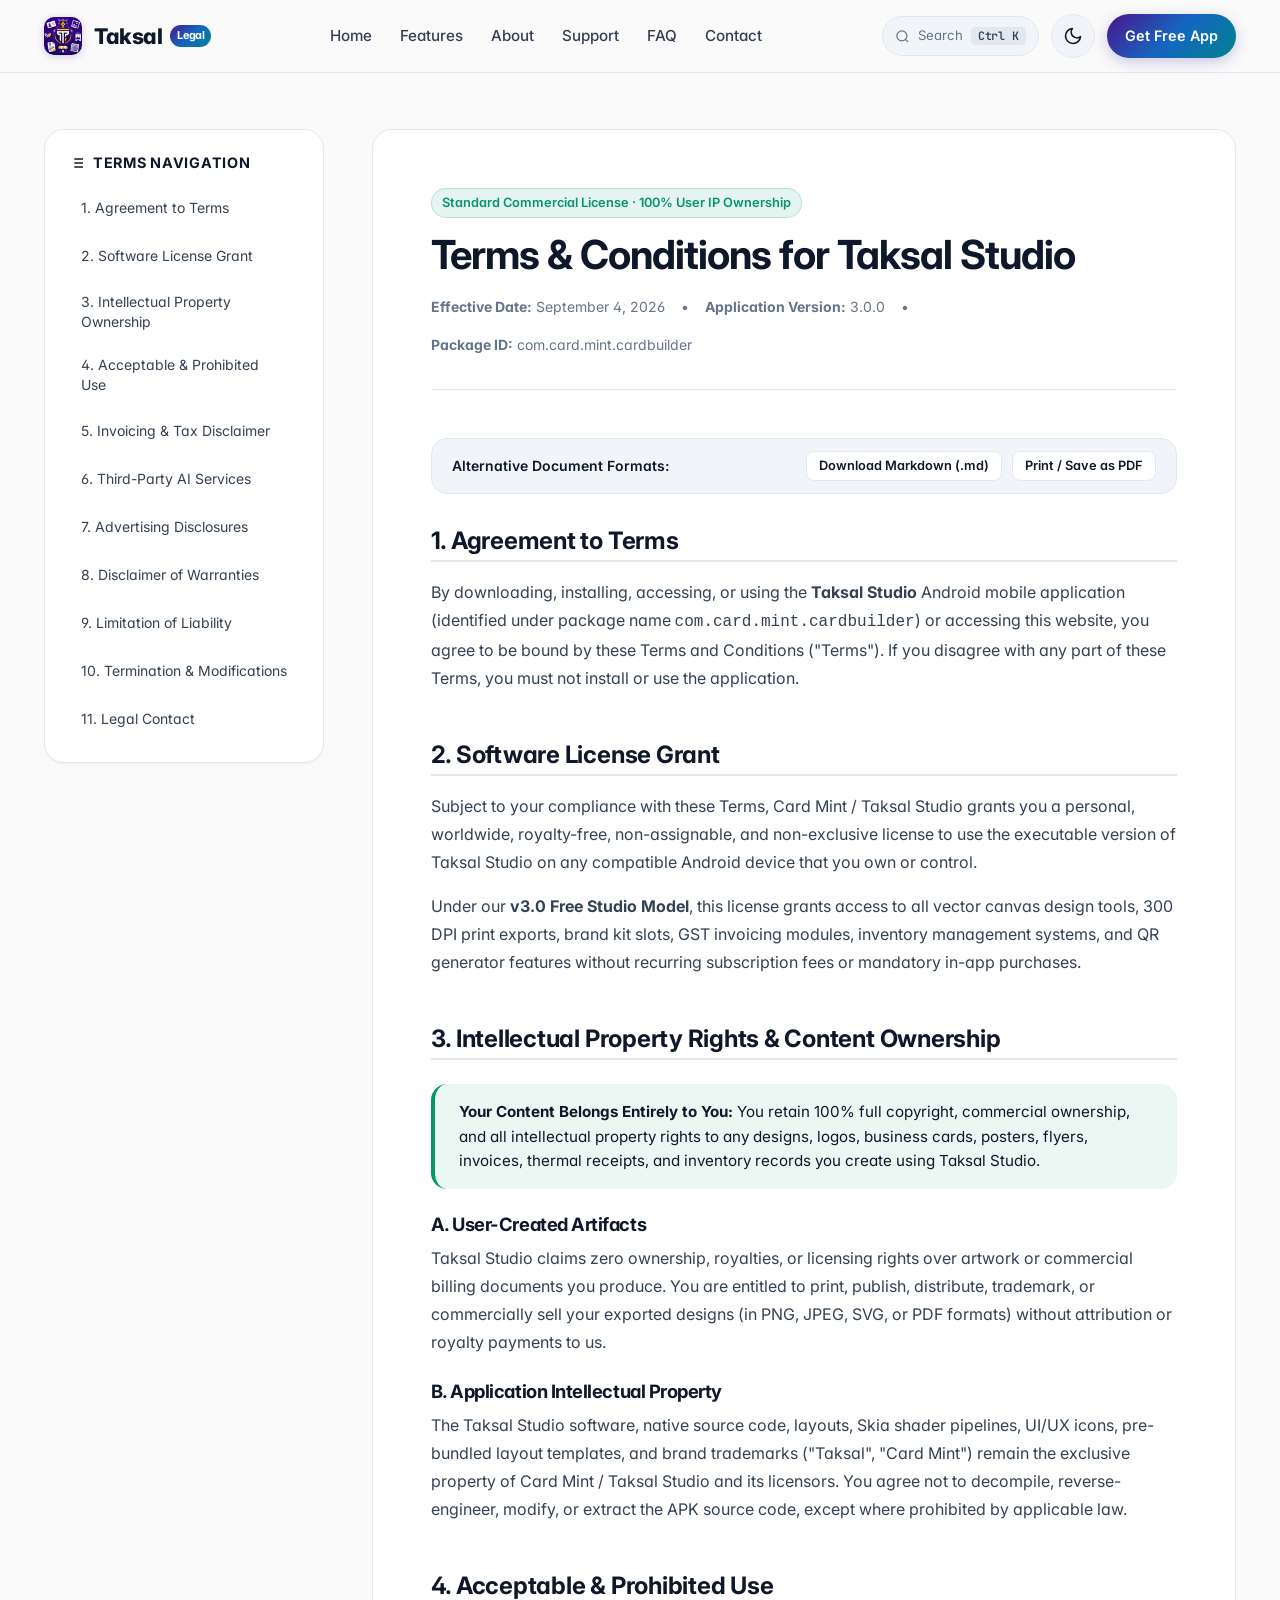
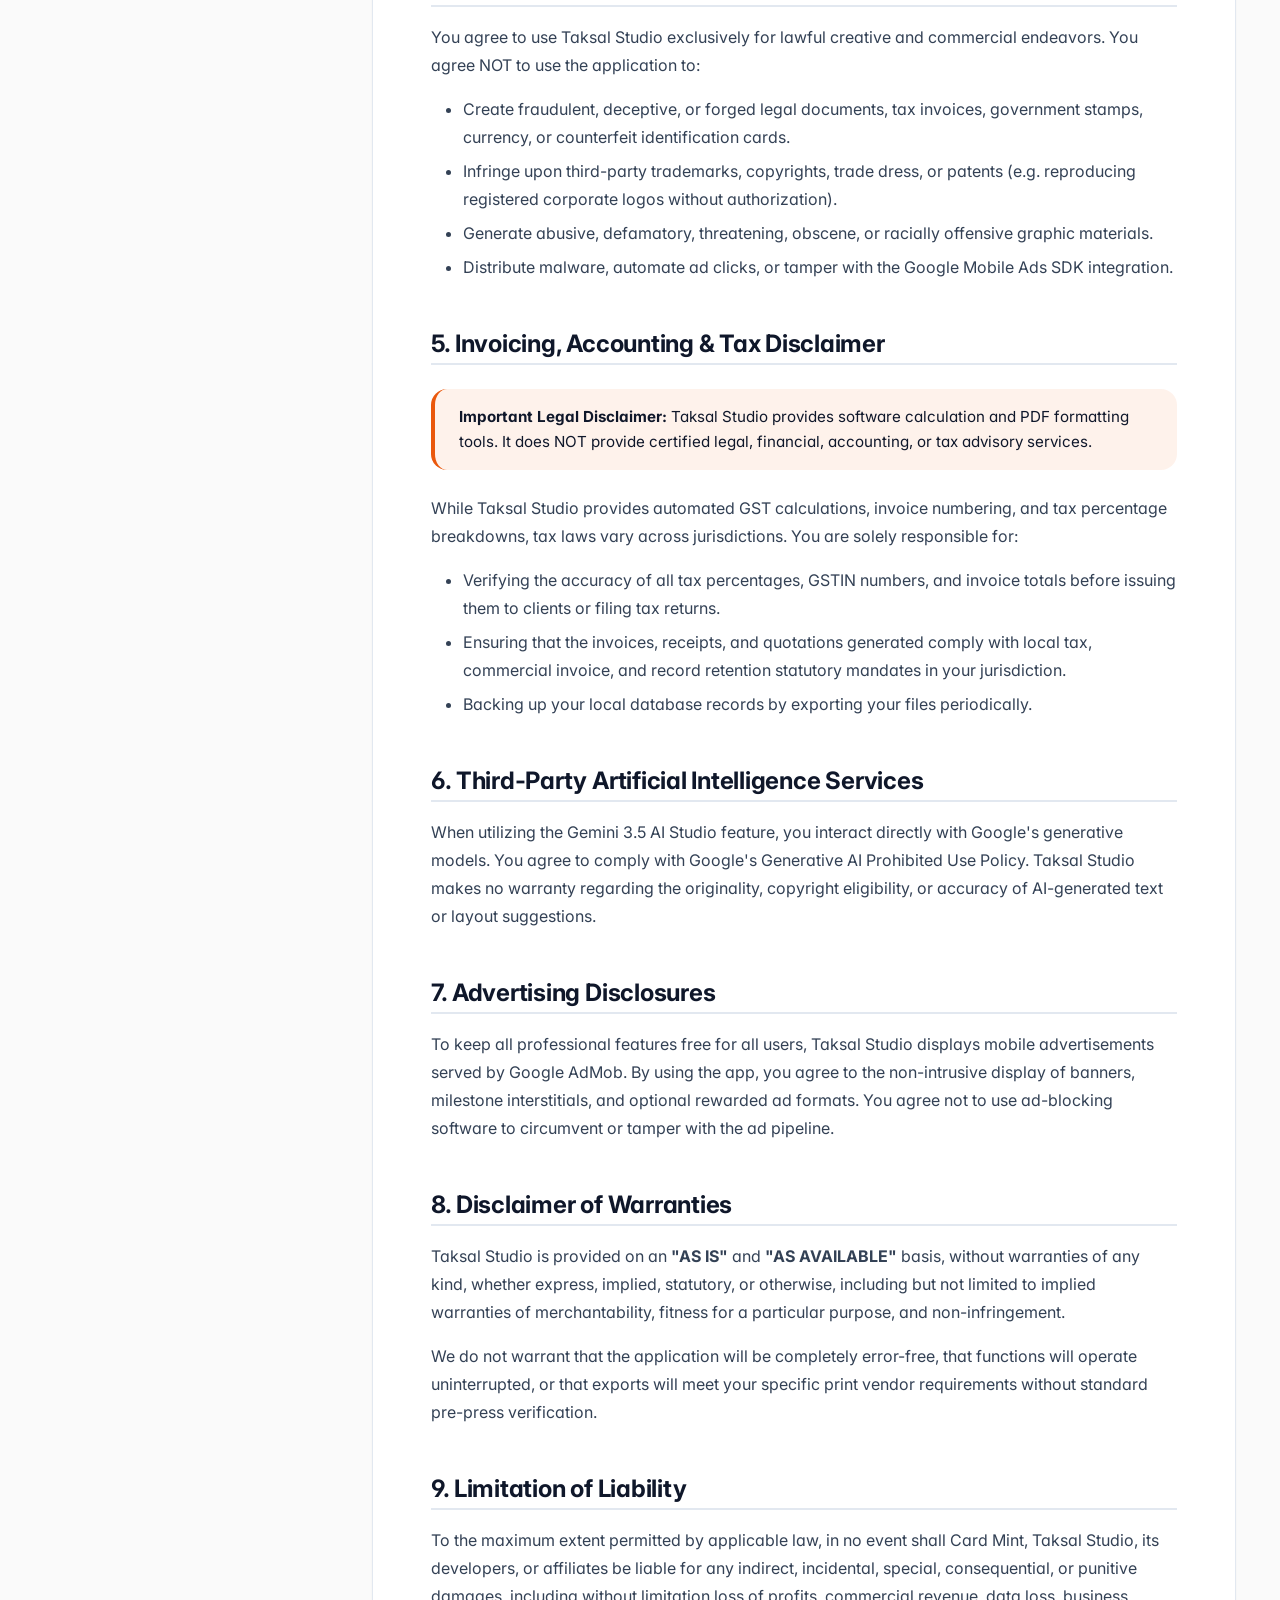
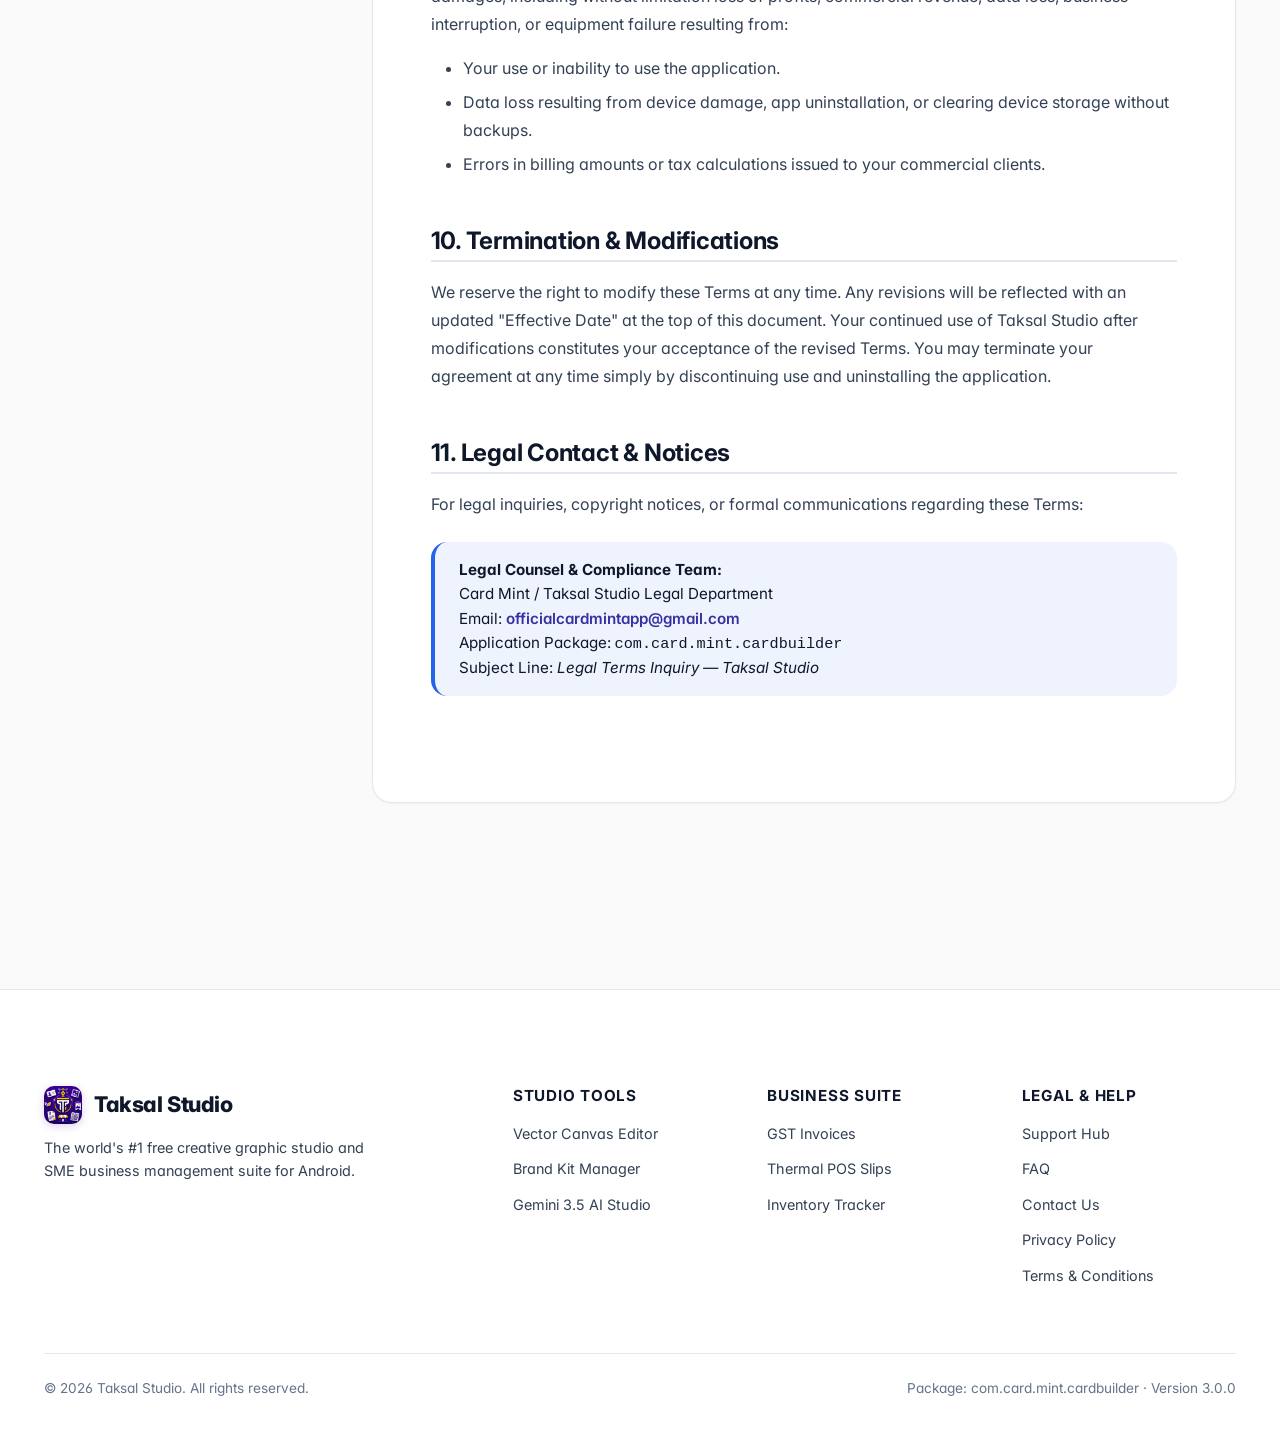
<file: terms.html>
<!DOCTYPE html>
<html lang="en" data-theme="light">
<head>
  <meta charset="UTF-8">
  <meta name="viewport" content="width=device-width, initial-scale=1.0">
  <title>Terms & Conditions — Taksal Studio Official Legal Documentation</title>
  <meta name="description" content="Official Terms and Conditions for Taksal Studio (com.card.mint.cardbuilder). Clear, fair terms regarding user copyright ownership, commercial use, and offline data sovereignty.">
  <link rel="canonical" href="https://taksal.pages.dev/terms">
  <link rel="icon" type="image/png" href="/assets/images/app-icon.png">
  <link rel="apple-touch-icon" href="/assets/images/app-icon.png">
  <link rel="manifest" href="/manifest.webmanifest">
  <meta name="theme-color" content="#4A148C" media="(prefers-color-scheme: light)">
  <meta name="theme-color" content="#09090B" media="(prefers-color-scheme: dark)">

  <!-- Preconnect to Google Fonts -->
  <link rel="preconnect" href="https://fonts.googleapis.com">
  <link rel="preconnect" href="https://fonts.gstatic.com" crossorigin>
  <link href="https://fonts.googleapis.com/css2?family=Inter:wght@300;400;500;600;700;800&family=JetBrains+Mono:wght@400;500;600&display=swap" rel="stylesheet">

  <!-- Zero-FOUC Theme Initializer -->
  <script>
    (function(){
      var t = localStorage.getItem('taksal-theme') || (window.matchMedia('(prefers-color-scheme: dark)').matches ? 'dark' : 'light');
      document.documentElement.setAttribute('data-theme', t);
    })();
  </script>

  <!-- Open Graph -->
  <meta property="og:type" content="website">
  <meta property="og:url" content="https://taksal.pages.dev/terms">
  <meta property="og:title" content="Terms & Conditions — Taksal Studio">
  <meta property="og:description" content="Official Terms and Conditions for Taksal Studio Android application.">
  <meta property="og:image" content="https://taksal.pages.dev/assets/images/feature-graphic.png">
  <meta property="og:image:width" content="1200">
  <meta property="og:image:height" content="630">

  <!-- Twitter -->
  <meta name="twitter:card" content="summary_large_image">
  <meta name="twitter:title" content="Terms & Conditions — Taksal Studio">
  <meta name="twitter:description" content="Official Terms and Conditions for Taksal Studio Android application.">
  <meta name="twitter:image" content="https://taksal.pages.dev/assets/images/feature-graphic.png">

  <!-- JSON-LD Structured Data (Breadcrumbs & WebPage) -->
  <script type="application/ld+json">
  {
    "@context": "https://schema.org",
    "@graph": [
      {
        "@type": "BreadcrumbList",
        "itemListElement": [
          {
            "@type": "ListItem",
            "position": 1,
            "name": "Home",
            "item": "https://taksal.pages.dev/"
          },
          {
            "@type": "ListItem",
            "position": 2,
            "name": "Terms & Conditions",
            "item": "https://taksal.pages.dev/terms"
          }
        ]
      },
      {
        "@type": "WebPage",
        "@id": "https://taksal.pages.dev/terms#webpage",
        "url": "https://taksal.pages.dev/terms",
        "name": "Terms & Conditions — Taksal Studio",
        "description": "Standard terms and conditions governing the license, local data ownership, and acceptable use of Taksal Studio.",
        "isPartOf": {
          "@type": "WebSite",
          "@id": "https://taksal.pages.dev/#website",
          "url": "https://taksal.pages.dev/",
          "name": "Taksal Studio"
        },
        "inLanguage": "en-US"
      }
    ]
  }
  </script>

  <link rel="stylesheet" href="/assets/css/style.css">
  <link rel="stylesheet" href="/assets/css/legal.css">
</head>
<body>
  <!-- Site Header -->
  <header class="site-header">
    <div class="container nav-container">
      <a href="/" class="brand-logo" aria-label="Taksal Home">
        <img src="/assets/images/app-icon.png" alt="Taksal Logo" class="brand-icon" width="38" height="38">
        <span>Taksal</span>
        <span class="brand-badge">Legal</span>
      </a>

      <nav aria-label="Primary Navigation">
        <ul class="nav-menu">
          <li><a href="/" class="nav-link">Home</a></li>
          <li><a href="/features" class="nav-link">Features</a></li>
          <li><a href="/about" class="nav-link">About</a></li>
          <li><a href="/support" class="nav-link">Support</a></li>
          <li><a href="/faq" class="nav-link">FAQ</a></li>
          <li><a href="/contact" class="nav-link">Contact</a></li>
        </ul>
      </nav>

      <div class="nav-actions">
        <!-- Command Palette Trigger Button -->
        <button type="button" class="cmd-palette-btn" data-action="command-palette" aria-label="Open Command Palette (Ctrl+K)">
          <svg width="15" height="15" viewBox="0 0 24 24" fill="none" stroke="currentColor" stroke-width="2"><circle cx="11" cy="11" r="8"></circle><line x1="21" y1="21" x2="16.65" y2="16.65"></line></svg>
          <span class="cmd-btn-label">Search</span>
          <span class="cmd-kbd">Ctrl K</span>
        </button>

        <button type="button" class="theme-toggle-btn" aria-label="Toggle dark/light theme">
          <svg width="20" height="20" viewBox="0 0 24 24" fill="none" stroke="currentColor" stroke-width="2" stroke-linecap="round" stroke-linejoin="round"><path d="M21 12.79A9 9 0 1 1 11.21 3 7 7 0 0 0 21 12.79z"></path></svg>
        </button>
        <a href="https://play.google.com/store/apps/details?id=com.card.mint.cardbuilder" target="_blank" rel="noopener noreferrer" class="nav-cta-btn">
          Get Free App
        </a>

        <button type="button" class="hamburger-btn" aria-label="Open mobile menu" aria-expanded="false">
          <span></span>
          <span></span>
          <span></span>
        </button>
      </div>
    </div>
  </header>

  <!-- Mobile Navigation Drawer -->
  <div class="mobile-nav-drawer" role="dialog" aria-modal="true" aria-label="Mobile Navigation">
    <button type="button" class="mobile-search-trigger" data-action="command-palette" aria-label="Search tools and pages">
      <div class="mobile-search-trigger-inner">
        <svg width="18" height="18" viewBox="0 0 24 24" fill="none" stroke="currentColor" stroke-width="2"><circle cx="11" cy="11" r="8"></circle><line x1="21" y1="21" x2="16.65" y2="16.65"></line></svg>
        <span>Search tools & pages...</span>
      </div>
      <span class="cmd-kbd">Ctrl K</span>
    </button>
    <a href="/" class="mobile-nav-link">Home</a>
    <a href="/features" class="mobile-nav-link">Features</a>
    <a href="/about" class="mobile-nav-link">About</a>
    <a href="/support" class="mobile-nav-link">Support & Documentation</a>
    <a href="/faq" class="mobile-nav-link">Frequently Asked Questions</a>
    <a href="/contact" class="mobile-nav-link">Contact Support</a>
    <a href="/privacy" class="mobile-nav-link">Privacy Policy</a>
    <a href="/terms" class="mobile-nav-link">Terms & Conditions</a>
    <div style="margin-top: 20px;">
      <a href="https://play.google.com/store/apps/details?id=com.card.mint.cardbuilder" target="_blank" rel="noopener noreferrer" class="btn btn-primary" style="width: 100%;">
        Download on Google Play
      </a>
    </div>
  </div>

  <!-- Legal Page Content -->
  <div class="container">
    <div class="legal-layout">

      <!-- Sticky Table of Contents -->
      <aside class="legal-toc" aria-label="Table of Contents">
        <h4>
          <svg width="16" height="16" viewBox="0 0 24 24" fill="none" stroke="currentColor" stroke-width="2"><line x1="8" y1="6" x2="21" y2="6"></line><line x1="8" y1="12" x2="21" y2="12"></line><line x1="8" y1="18" x2="21" y2="18"></line><line x1="3" y1="6" x2="3.01" y2="6"></line><line x1="3" y1="12" x2="3.01" y2="12"></line><line x1="3" y1="18" x2="3.01" y2="18"></line></svg>
          Terms Navigation
        </h4>
        <ul class="toc-list">
          <li><a href="#terms-agreement" class="toc-link">1. Agreement to Terms</a></li>
          <li><a href="#terms-license" class="toc-link">2. Software License Grant</a></li>
          <li><a href="#terms-ip-ownership" class="toc-link">3. Intellectual Property Ownership</a></li>
          <li><a href="#terms-acceptable-use" class="toc-link">4. Acceptable & Prohibited Use</a></li>
          <li><a href="#terms-commercial-tax" class="toc-link">5. Invoicing & Tax Disclaimer</a></li>
          <li><a href="#terms-ai-services" class="toc-link">6. Third-Party AI Services</a></li>
          <li><a href="#terms-advertising" class="toc-link">7. Advertising Disclosures</a></li>
          <li><a href="#terms-warranty" class="toc-link">8. Disclaimer of Warranties</a></li>
          <li><a href="#terms-liability" class="toc-link">9. Limitation of Liability</a></li>
          <li><a href="#terms-termination" class="toc-link">10. Termination & Modifications</a></li>
          <li><a href="#terms-contact" class="toc-link">11. Legal Contact</a></li>
        </ul>
      </aside>

      <!-- Main Legal Article -->
      <main id="main" class="legal-article">
        <header class="legal-header">
          <div class="legal-badge" style="margin-bottom: 12px;">Standard Commercial License · 100% User IP Ownership</div>
          <h1 class="legal-title">Terms & Conditions for Taksal Studio</h1>
          <div class="legal-meta">
            <span><strong>Effective Date:</strong> September 4, 2026</span>
            <span>•</span>
            <span><strong>Application Version:</strong> 3.0.0</span>
            <span>•</span>
            <span><strong>Package ID:</strong> com.card.mint.cardbuilder</span>
          </div>
        </header>

        <!-- Formats Bar -->
        <div class="formats-download-bar">
          <span>Alternative Document Formats:</span>
          <div class="formats-links">
            <a href="TERMS_AND_CONDITIONS.md" class="format-badge-link" download>Download Markdown (.md)</a>
            <button type="button" class="format-badge-link" data-action="print">Print / Save as PDF</button>
          </div>
        </div>

        <!-- Section 1 -->
        <section id="terms-agreement" class="legal-section">
          <h2>1. Agreement to Terms</h2>
          <p>
            By downloading, installing, accessing, or using the <strong>Taksal Studio</strong> Android mobile application (identified under package name <code>com.card.mint.cardbuilder</code>) or accessing this website, you agree to be bound by these Terms and Conditions ("Terms"). If you disagree with any part of these Terms, you must not install or use the application.
          </p>
        </section>

        <!-- Section 2 -->
        <section id="terms-license" class="legal-section">
          <h2>2. Software License Grant</h2>
          <p>
            Subject to your compliance with these Terms, Card Mint / Taksal Studio grants you a personal, worldwide, royalty-free, non-assignable, and non-exclusive license to use the executable version of Taksal Studio on any compatible Android device that you own or control.
          </p>
          <p>
            Under our <strong>v3.0 Free Studio Model</strong>, this license grants access to all vector canvas design tools, 300 DPI print exports, brand kit slots, GST invoicing modules, inventory management systems, and QR generator features without recurring subscription fees or mandatory in-app purchases.
          </p>
        </section>

        <!-- Section 3 -->
        <section id="terms-ip-ownership" class="legal-section">
          <h2>3. Intellectual Property Rights & Content Ownership</h2>
          <div class="callout-box callout-success">
            <strong>Your Content Belongs Entirely to You:</strong> You retain 100% full copyright, commercial ownership, and all intellectual property rights to any designs, logos, business cards, posters, flyers, invoices, thermal receipts, and inventory records you create using Taksal Studio.
          </div>
          <h3>A. User-Created Artifacts</h3>
          <p>
            Taksal Studio claims zero ownership, royalties, or licensing rights over artwork or commercial billing documents you produce. You are entitled to print, publish, distribute, trademark, or commercially sell your exported designs (in PNG, JPEG, SVG, or PDF formats) without attribution or royalty payments to us.
          </p>
          <h3>B. Application Intellectual Property</h3>
          <p>
            The Taksal Studio software, native source code, layouts, Skia shader pipelines, UI/UX icons, pre-bundled layout templates, and brand trademarks ("Taksal", "Card Mint") remain the exclusive property of Card Mint / Taksal Studio and its licensors. You agree not to decompile, reverse-engineer, modify, or extract the APK source code, except where prohibited by applicable law.
          </p>
        </section>

        <!-- Section 4 -->
        <section id="terms-acceptable-use" class="legal-section">
          <h2>4. Acceptable & Prohibited Use</h2>
          <p>
            You agree to use Taksal Studio exclusively for lawful creative and commercial endeavors. You agree NOT to use the application to:
          </p>
          <ul>
            <li>Create fraudulent, deceptive, or forged legal documents, tax invoices, government stamps, currency, or counterfeit identification cards.</li>
            <li>Infringe upon third-party trademarks, copyrights, trade dress, or patents (e.g. reproducing registered corporate logos without authorization).</li>
            <li>Generate abusive, defamatory, threatening, obscene, or racially offensive graphic materials.</li>
            <li>Distribute malware, automate ad clicks, or tamper with the Google Mobile Ads SDK integration.</li>
          </ul>
        </section>

        <!-- Section 5 -->
        <section id="terms-commercial-tax" class="legal-section">
          <h2>5. Invoicing, Accounting & Tax Disclaimer</h2>
          <div class="callout-box callout-warning">
            <strong>Important Legal Disclaimer:</strong> Taksal Studio provides software calculation and PDF formatting tools. It does NOT provide certified legal, financial, accounting, or tax advisory services.
          </div>
          <p>
            While Taksal Studio provides automated GST calculations, invoice numbering, and tax percentage breakdowns, tax laws vary across jurisdictions. You are solely responsible for:
          </p>
          <ul>
            <li>Verifying the accuracy of all tax percentages, GSTIN numbers, and invoice totals before issuing them to clients or filing tax returns.</li>
            <li>Ensuring that the invoices, receipts, and quotations generated comply with local tax, commercial invoice, and record retention statutory mandates in your jurisdiction.</li>
            <li>Backing up your local database records by exporting your files periodically.</li>
          </ul>
        </section>

        <!-- Section 6 -->
        <section id="terms-ai-services" class="legal-section">
          <h2>6. Third-Party Artificial Intelligence Services</h2>
          <p>
            When utilizing the Gemini 3.5 AI Studio feature, you interact directly with Google's generative models. You agree to comply with Google's Generative AI Prohibited Use Policy. Taksal Studio makes no warranty regarding the originality, copyright eligibility, or accuracy of AI-generated text or layout suggestions.
          </p>
        </section>

        <!-- Section 7 -->
        <section id="terms-advertising" class="legal-section">
          <h2>7. Advertising Disclosures</h2>
          <p>
            To keep all professional features free for all users, Taksal Studio displays mobile advertisements served by Google AdMob. By using the app, you agree to the non-intrusive display of banners, milestone interstitials, and optional rewarded ad formats. You agree not to use ad-blocking software to circumvent or tamper with the ad pipeline.
          </p>
        </section>

        <!-- Section 8 -->
        <section id="terms-warranty" class="legal-section">
          <h2>8. Disclaimer of Warranties</h2>
          <p>
            Taksal Studio is provided on an <strong>"AS IS"</strong> and <strong>"AS AVAILABLE"</strong> basis, without warranties of any kind, whether express, implied, statutory, or otherwise, including but not limited to implied warranties of merchantability, fitness for a particular purpose, and non-infringement.
          </p>
          <p>
            We do not warrant that the application will be completely error-free, that functions will operate uninterrupted, or that exports will meet your specific print vendor requirements without standard pre-press verification.
          </p>
        </section>

        <!-- Section 9 -->
        <section id="terms-liability" class="legal-section">
          <h2>9. Limitation of Liability</h2>
          <p>
            To the maximum extent permitted by applicable law, in no event shall Card Mint, Taksal Studio, its developers, or affiliates be liable for any indirect, incidental, special, consequential, or punitive damages, including without limitation loss of profits, commercial revenue, data loss, business interruption, or equipment failure resulting from:
          </p>
          <ul>
            <li>Your use or inability to use the application.</li>
            <li>Data loss resulting from device damage, app uninstallation, or clearing device storage without backups.</li>
            <li>Errors in billing amounts or tax calculations issued to your commercial clients.</li>
          </ul>
        </section>

        <!-- Section 10 -->
        <section id="terms-termination" class="legal-section">
          <h2>10. Termination & Modifications</h2>
          <p>
            We reserve the right to modify these Terms at any time. Any revisions will be reflected with an updated "Effective Date" at the top of this document. Your continued use of Taksal Studio after modifications constitutes your acceptance of the revised Terms. You may terminate your agreement at any time simply by discontinuing use and uninstalling the application.
          </p>
        </section>

        <!-- Section 11 -->
        <section id="terms-contact" class="legal-section">
          <h2>11. Legal Contact & Notices</h2>
          <p>
            For legal inquiries, copyright notices, or formal communications regarding these Terms:
          </p>
          <div class="callout-box callout-info">
            <strong>Legal Counsel & Compliance Team:</strong><br>
            Card Mint / Taksal Studio Legal Department<br>
            Email: <a href="mailto:officialcardmintapp@gmail.com" style="color: var(--brand-indigo); font-weight: 600;">officialcardmintapp@gmail.com</a><br>
            Application Package: <code>com.card.mint.cardbuilder</code><br>
            Subject Line: <em>Legal Terms Inquiry — Taksal Studio</em>
          </div>
        </section>

      </main>
    </div>
  </div>

  <!-- Site Footer -->
  <footer class="site-footer">
    <div class="container">
      <div class="footer-grid">
        <div class="footer-brand">
          <div class="brand-logo">
            <img src="/assets/images/app-icon.png" alt="Taksal Icon" class="brand-icon" width="38" height="38">
            <span>Taksal Studio</span>
          </div>
          <p>The world's #1 free creative graphic studio and SME business management suite for Android.</p>
        </div>
        <div class="footer-col">
          <h4>Studio Tools</h4>
          <ul class="footer-links">
            <li><a href="/features#vector-canvas">Vector Canvas Editor</a></li>
            <li><a href="/features#brand-kit-features">Brand Kit Manager</a></li>
            <li><a href="/features#ai-studio-features">Gemini 3.5 AI Studio</a></li>
          </ul>
        </div>
        <div class="footer-col">
          <h4>Business Suite</h4>
          <ul class="footer-links">
            <li><a href="/features#invoicing-suite">GST Invoices</a></li>
            <li><a href="/features#invoicing-suite">Thermal POS Slips</a></li>
            <li><a href="/features#inventory-management">Inventory Tracker</a></li>
          </ul>
        </div>
        <div class="footer-col">
          <h4>Legal & Help</h4>
          <ul class="footer-links">
            <li><a href="/support">Support Hub</a></li>
            <li><a href="/faq">FAQ</a></li>
            <li><a href="/contact">Contact Us</a></li>
            <li><a href="/privacy">Privacy Policy</a></li>
            <li><a href="/terms">Terms & Conditions</a></li>
          </ul>
        </div>
      </div>
      <div class="footer-bottom">
        <div>© 2026 Taksal Studio. All rights reserved.</div>
        <div>Package: com.card.mint.cardbuilder · Version 3.0.0</div>
      </div>
    </div>
  </footer>

  <!-- Back to Top Floating Trigger -->
  <button type="button" class="back-to-top" id="backToTop" aria-label="Back to top">
    <svg width="20" height="20" viewBox="0 0 24 24" fill="none" stroke="currentColor" stroke-width="2.5"><polyline points="18 15 12 9 6 15"></polyline></svg>
  </button>

  <script src="/assets/js/main.js" defer></script>
</body>
</html>
</file>
<file: assets/css/style.css>
/* ==========================================================================
   TAKSAL STUDIO - OFFICIAL DESIGN SYSTEM & STYLESHEET
   Version: 3.1.0 (Silicon Valley Enterprise Edition)
   Architecture: Jetpack Compose Design System to Modern CSS Custom Properties
   Inspired by: Stripe, Linear, Vercel & Apple Design Language
   ========================================================================== */

/* --- Root & Color Tokens (Matching TaksalDesignSystem.kt) --- */
:root {
  /* Brand Palette */
  --brand-deep-purple: #4A148C;
  --brand-purple: #7B1FA2;
  --brand-indigo: #3730A3;
  --brand-blue: #1565C0;
  --brand-teal: #00838F;
  --brand-violet: #7C3AED;
  --brand-violet-glow: rgba(124, 58, 237, 0.35);
  --brand-pink: #DB2777;
  --brand-pink-light: #F472B6;
  --brand-magenta: #6200EA;

  /* Semantic Colors */
  --success: #059669;
  --success-light: #10B981;
  --warning: #EA580C;
  --warning-amber: #F59E0B;
  --error: #DC2626;
  --info: #2563EB;
  --info-cyan: #06B6D4;

  /* Typography */
  --font-main: 'Inter', system-ui, -apple-system, BlinkMacSystemFont, 'Segoe UI', Roboto, sans-serif;
  --font-mono: 'JetBrains Mono', ui-monospace, SFMono-Regular, Menlo, Monaco, Consolas, monospace;

  /* Spacing Scale (TaksalSpacing) */
  --space-2xs: 2px;
  --space-xs: 4px;
  --space-sm: 8px;
  --space-md: 16px;
  --space-lg: 24px;
  --space-xl: 32px;
  --space-2xl: 48px;
  --space-3xl: 64px;
  --space-4xl: 96px;

  /* Fluid Responsive Spacing Tokens (Mobile-First System) */
  --space-section-y: clamp(44px, 7vw, 96px);
  --space-section-sm-y: clamp(28px, 4.5vw, 56px);
  --space-card-p: clamp(16px, 3.5vw, 32px);
  --space-panel-p: clamp(16px, 4vw, 40px);
  --space-container-px: clamp(16px, 3vw, 24px);

  /* Shape & Radius (TaksalShape) */
  --radius-xs: 4px;
  --radius-sm: 8px;
  --radius-md: 12px;
  --radius-lg: 16px;
  --radius-xl: 20px;
  --radius-2xl: 24px;
  --radius-3xl: 32px;
  --radius-full: 9999px;

  /* Gradients */
  --grad-brand: linear-gradient(135deg, #4A148C 0%, #1565C0 50%, #00838F 100%);
  --grad-brand-hover: linear-gradient(135deg, #5B1B9D 0%, #1976D2 50%, #0097A7 100%);
  --grad-hero-aurora: radial-gradient(ellipse 80% 50% at 50% -20%, rgba(124, 58, 237, 0.22) 0%, rgba(55, 48, 163, 0.12) 40%, rgba(0, 0, 0, 0) 80%);
  --grad-creative: linear-gradient(135deg, #4A148C 0%, #7B1FA2 100%);
  --grad-finance: linear-gradient(135deg, #3730A3 0%, #1565C0 100%);
  --grad-success: linear-gradient(135deg, #059669 0%, #10B981 100%);
  --grad-analytics: linear-gradient(135deg, #1565C0 0%, #06B6D4 100%);
  --grad-accent: linear-gradient(135deg, #7C3AED 0%, #DB2777 100%);
  --grad-glass-border: linear-gradient(135deg, rgba(255, 255, 255, 0.15) 0%, rgba(255, 255, 255, 0.03) 100%);

  /* Transitions */
  --transition-fast: 150ms cubic-bezier(0.4, 0, 0.2, 1);
  --transition-base: 250ms cubic-bezier(0.4, 0, 0.2, 1);
  --transition-slow: 400ms cubic-bezier(0.16, 1, 0.3, 1);
  --transition-spring: 500ms cubic-bezier(0.34, 1.56, 0.64, 1);
}

/* Light Theme Variables (Default) */
:root, [data-theme="light"] {
  --bg-page: #FAFAFA;
  --bg-surface: #FFFFFF;
  --bg-surface-elevated: #FFFFFF;
  --bg-surface-subtle: #F8FAFC;
  --bg-surface-variant: #F1F5F9;
  --border-color: #E2E8F0;
  --border-subtle: #EDF2F7;
  --text-primary: #0F172A;
  --text-secondary: #334155;
  --text-muted: #64748B;
  --text-faint: #94A3B8;
  --brand-accent-text: #3730A3;
  --shadow-sm: 0 1px 2px rgba(0, 0, 0, 0.05);
  --shadow-md: 0 4px 6px -1px rgba(0, 0, 0, 0.07), 0 2px 4px -2px rgba(0, 0, 0, 0.05);
  --shadow-lg: 0 10px 15px -3px rgba(0, 0, 0, 0.08), 0 4px 6px -4px rgba(0, 0, 0, 0.04);
  --shadow-xl: 0 20px 25px -5px rgba(0, 0, 0, 0.08), 0 8px 10px -6px rgba(0, 0, 0, 0.04);
  --shadow-glow: 0 0 25px rgba(74, 20, 140, 0.12);
  --nav-bg: rgba(250, 250, 250, 0.88);
  --code-bg: #F1F5F9;
  --spotlight-glow: rgba(124, 58, 237, 0.06);
  --kbd-bg: #E2E8F0;
  --kbd-text: #334155;
}

/* Dark Theme Variables */
[data-theme="dark"] {
  --bg-page: #09090B;
  --bg-surface: #141417;
  --bg-surface-elevated: #1F1F24;
  --bg-surface-subtle: #18181C;
  --bg-surface-variant: #222228;
  --border-color: #27272E;
  --border-subtle: #1E1E24;
  --text-primary: #F4F4F5;
  --text-secondary: #D4D4D8;
  --text-muted: #A1A1AA;
  --text-faint: #A1A1AA;
  --brand-accent-text: #BABEFF;
  --shadow-sm: 0 1px 2px rgba(0, 0, 0, 0.6);
  --shadow-md: 0 4px 6px -1px rgba(0, 0, 0, 0.5);
  --shadow-lg: 0 10px 15px -3px rgba(0, 0, 0, 0.6);
  --shadow-xl: 0 20px 25px -5px rgba(0, 0, 0, 0.7);
  --shadow-glow: 0 0 35px rgba(124, 58, 237, 0.22);
  --nav-bg: rgba(9, 9, 11, 0.85);
  --code-bg: #141417;
  --spotlight-glow: rgba(124, 58, 237, 0.12);
  --kbd-bg: #27272E;
  --kbd-text: #A1A1AA;
}

/* --- Base & Reset --- */
*, *::before, *::after {
  box-sizing: border-box;
  margin: 0;
  padding: 0;
}

html {
  scroll-behavior: smooth;
  font-size: 16px;
  -webkit-text-size-adjust: 100%;
}

body {
  font-family: var(--font-main);
  background-color: var(--bg-page);
  color: var(--text-primary);
  line-height: 1.6;
  -webkit-font-smoothing: antialiased;
  -moz-osx-font-smoothing: grayscale;
  overflow-x: hidden;
  font-feature-settings: "cv02", "cv03", "cv04", "cv11";
  transition: background-color var(--transition-base), color var(--transition-base);
}

img, svg {
  display: block;
  max-width: 100%;
  height: auto;
}

a {
  color: inherit;
  text-decoration: none;
  transition: color var(--transition-fast);
}

button, input, textarea, select {
  font: inherit;
  color: inherit;
  border: none;
  background: none;
  outline: none;
}

/* --- Accessibility Focus Rings & Skip Link --- */
:focus-visible {
  outline: 2px solid var(--brand-violet) !important;
  outline-offset: 3px !important;
  border-radius: var(--radius-xs);
}

section[id], div[id], article[id] {
  scroll-margin-top: 90px;
}

.honeypot-field {
  position: absolute !important;
  left: -9999px !important;
  width: 1px !important;
  height: 1px !important;
  opacity: 0 !important;
  pointer-events: none !important;
  overflow: hidden !important;
}

.sr-only {
  position: absolute;
  width: 1px;
  height: 1px;
  padding: 0;
  margin: -1px;
  overflow: hidden;
  clip: rect(0, 0, 0, 0);
  white-space: nowrap;
  border-width: 0;
}

/* --- Typography Helpers --- */
h1, h2, h3, h4, h5, h6 {
  color: var(--text-primary);
  font-weight: 700;
  line-height: 1.25;
  letter-spacing: -0.025em;
}

.text-gradient {
  background: var(--grad-brand);
  -webkit-background-clip: text;
  -webkit-text-fill-color: transparent;
  display: inline-block;
}

.text-gradient-creative {
  background: var(--grad-creative);
  -webkit-background-clip: text;
  -webkit-text-fill-color: transparent;
}

.text-gradient-finance {
  background: var(--grad-finance);
  -webkit-background-clip: text;
  -webkit-text-fill-color: transparent;
}

.text-muted {
  color: var(--text-secondary);
}

/* --- Container & Layout --- */
.container {
  width: 100%;
  max-width: 1240px;
  margin-left: auto;
  margin-right: auto;
  padding-left: var(--space-container-px);
  padding-right: var(--space-container-px);
}

.section {
  padding-top: var(--space-section-y);
  padding-bottom: var(--space-section-y);
  position: relative;
}

.section-sm {
  padding-top: var(--space-section-sm-y);
  padding-bottom: var(--space-section-sm-y);
}

.section-title-wrap {
  text-align: center;
  max-width: 760px;
  margin: 0 auto var(--space-2xl) auto;
}

.section-pill {
  display: inline-flex;
  align-items: center;
  gap: 8px;
  padding: 6px 14px;
  background: var(--bg-surface-variant);
  border: 1px solid var(--border-color);
  border-radius: var(--radius-full);
  font-size: 0.825rem;
  font-weight: 600;
  color: var(--brand-violet);
  margin-bottom: var(--space-md);
  text-transform: uppercase;
  letter-spacing: 0.06em;
}

.section-title {
  font-size: clamp(1.65rem, 3.2vw + 0.4rem, 2.75rem);
  margin-bottom: var(--space-md);
  letter-spacing: -0.03em;
  word-break: break-word;
}

.section-subtitle {
  font-size: clamp(0.95rem, 1.2vw + 0.3rem, 1.15rem);
  color: var(--text-secondary);
  line-height: 1.6;
}

/* --- Reusable Responsive Card & Grid System --- */
.card {
  background: var(--bg-surface);
  border: 1px solid var(--border-color);
  border-radius: var(--radius-xl);
  padding: var(--space-card-p);
  transition: transform var(--transition-base), box-shadow var(--transition-base), border-color var(--transition-base);
  position: relative;
  overflow: hidden;
}

.grid {
  display: grid;
  gap: clamp(16px, 2.5vw, 24px);
}

.grid-2 {
  grid-template-columns: repeat(auto-fit, minmax(min(100%, 280px), 1fr));
}

.grid-3 {
  grid-template-columns: repeat(auto-fit, minmax(min(100%, 240px), 1fr));
}

.grid-4 {
  grid-template-columns: repeat(auto-fit, minmax(min(100%, 200px), 1fr));
}

/* --- Silicon Valley Dynamic Cursor Spotlight Card --- */
.spotlight-card {
  position: relative;
  background: var(--bg-surface);
  border: 1px solid var(--border-color);
  border-radius: var(--radius-xl);
  overflow: hidden;
  transition: transform var(--transition-base), box-shadow var(--transition-base), border-color var(--transition-base);
}

.spotlight-card::before {
  content: '';
  position: absolute;
  top: 0;
  left: 0;
  right: 0;
  bottom: 0;
  border-radius: inherit;
  background: radial-gradient(600px circle at var(--mouse-x, 50%) var(--mouse-y, 50%), var(--spotlight-glow), transparent 45%);
  opacity: 0;
  transition: opacity 0.4s ease;
  pointer-events: none;
  z-index: 1;
}

.spotlight-card:hover::before {
  opacity: 1;
}

/* --- Header & Navigation --- */
.site-header {
  position: sticky;
  top: 0;
  left: 0;
  right: 0;
  z-index: 1000;
  background-color: var(--nav-bg);
  backdrop-filter: blur(16px);
  -webkit-backdrop-filter: blur(16px);
  border-bottom: 1px solid var(--border-color);
  transition: all var(--transition-base);
}

.nav-container {
  display: flex;
  align-items: center;
  justify-content: space-between;
  height: 72px;
}

.brand-logo {
  display: flex;
  align-items: center;
  gap: 12px;
  font-weight: 800;
  font-size: 1.35rem;
  letter-spacing: -0.02em;
}

.brand-icon {
  width: 38px;
  height: 38px;
  border-radius: 10px;
  box-shadow: 0 2px 8px rgba(74, 20, 140, 0.2);
  object-fit: contain;
}

.brand-badge {
  font-size: 0.68rem;
  font-weight: 700;
  padding: 2px 7px;
  border-radius: var(--radius-full);
  background: var(--grad-brand);
  color: #FFFFFF;
  margin-left: -4px;
}

.nav-menu {
  display: flex;
  align-items: center;
  list-style: none;
  gap: 28px;
}

.nav-link {
  font-size: 0.95rem;
  font-weight: 500;
  color: var(--text-secondary);
  position: relative;
  padding: 6px 0;
  transition: color var(--transition-fast);
}

.nav-link:hover, .nav-link.active {
  color: var(--brand-indigo);
}

[data-theme="dark"] .nav-link:hover, [data-theme="dark"] .nav-link.active {
  color: #BABEFF;
}

.nav-link.active::after {
  content: '';
  position: absolute;
  bottom: 0;
  left: 0;
  right: 0;
  height: 2px;
  background: var(--grad-brand);
  border-radius: 2px;
}

.nav-actions {
  display: flex;
  align-items: center;
  gap: 12px;
}

/* Command Palette Trigger Button */
.cmd-palette-btn {
  display: inline-flex;
  align-items: center;
  gap: 8px;
  padding: 7px 12px;
  height: 40px;
  border-radius: var(--radius-full);
  background: var(--bg-surface-variant);
  border: 1px solid var(--border-color);
  font-size: 0.825rem;
  color: var(--text-muted);
  cursor: pointer;
  transition: all var(--transition-fast);
  touch-action: manipulation;
  user-select: none;
  position: relative;
  z-index: 10;
}

.cmd-palette-btn * {
  pointer-events: none;
}

.cmd-palette-btn:hover {
  background: var(--border-color);
  color: var(--text-primary);
  border-color: var(--brand-indigo);
}

.cmd-kbd, .cmd-kbd-badge {
  font-family: var(--font-mono);
  font-size: 0.725rem;
  font-weight: 600;
  padding: 2px 6px;
  border-radius: var(--radius-xs);
  background: var(--kbd-bg);
  color: var(--kbd-text);
  border: 1px solid var(--border-color);
  line-height: 1;
  letter-spacing: -0.01em;
}

.cmd-kbd-badge {
  display: inline-block;
  margin-left: 6px;
  vertical-align: middle;
  font-size: 0.75rem;
  padding: 3px 7px;
}

.theme-toggle-btn {
  width: 44px;
  height: 44px;
  min-width: 44px;
  min-height: 44px;
  border-radius: var(--radius-full);
  display: flex;
  align-items: center;
  justify-content: center;
  background: var(--bg-surface-variant);
  border: 1px solid var(--border-color);
  color: var(--text-primary);
  cursor: pointer;
  transition: transform var(--transition-fast), background var(--transition-fast);
  touch-action: manipulation;
}

.theme-toggle-btn:hover {
  transform: scale(1.06);
  background: var(--border-color);
}

.nav-cta-btn {
  display: inline-flex;
  align-items: center;
  gap: 8px;
  padding: 10px 18px;
  min-height: 44px;
  background: var(--grad-brand);
  color: #FFFFFF;
  border-radius: var(--radius-full);
  font-size: 0.9rem;
  font-weight: 600;
  box-shadow: 0 4px 14px rgba(55, 48, 163, 0.25);
  transition: transform var(--transition-fast), box-shadow var(--transition-fast);
  touch-action: manipulation;
}

.nav-cta-btn:hover {
  transform: translateY(-1px);
  box-shadow: 0 6px 20px rgba(55, 48, 163, 0.35);
  color: #FFFFFF;
}

.hamburger-btn {
  display: none;
  flex-direction: column;
  justify-content: center;
  gap: 5px;
  width: 44px;
  height: 44px;
  min-width: 44px;
  min-height: 44px;
  background: var(--bg-surface-variant);
  border: 1px solid var(--border-color);
  border-radius: var(--radius-md);
  cursor: pointer;
  padding: 10px;
  touch-action: manipulation;
}

.hamburger-btn span {
  display: block;
  height: 2px;
  width: 100%;
  background: var(--text-primary);
  border-radius: 2px;
  transition: all var(--transition-base);
}

/* Mobile Nav Drawer */
.mobile-nav-drawer {
  position: fixed;
  top: 72px;
  left: 0;
  right: 0;
  bottom: 0;
  background: var(--bg-page);
  padding: var(--space-lg) var(--space-md);
  padding-bottom: max(var(--space-2xl), env(safe-area-inset-bottom, 32px));
  display: flex;
  flex-direction: column;
  gap: 8px;
  transform: translateY(-100%);
  opacity: 0;
  pointer-events: none;
  transition: transform var(--transition-slow), opacity var(--transition-base);
  z-index: 999;
  border-bottom: 1px solid var(--border-color);
  overflow-y: auto;
  -webkit-overflow-scrolling: touch;
  overscroll-behavior: contain;
}

.mobile-nav-drawer.open {
  transform: translateY(0);
  opacity: 1;
  pointer-events: auto;
}

.mobile-search-trigger {
  display: flex;
  align-items: center;
  justify-content: space-between;
  width: 100%;
  min-height: 48px;
  padding: 10px 14px;
  margin-bottom: 6px;
  background: var(--bg-surface-variant);
  border: 1px solid var(--border-color);
  border-radius: var(--radius-lg);
  color: var(--text-muted);
  font-size: 0.925rem;
  font-weight: 500;
  cursor: pointer;
  transition: all var(--transition-fast);
  touch-action: manipulation;
  text-align: left;
}

.mobile-search-trigger:hover,
.mobile-search-trigger:focus-visible {
  background: var(--border-color);
  color: var(--text-primary);
  border-color: var(--brand-indigo);
}

.mobile-search-trigger * {
  pointer-events: none;
}

.mobile-search-trigger-inner {
  display: flex;
  align-items: center;
  gap: 10px;
}

.mobile-search-trigger-inner svg {
  color: var(--brand-indigo);
  flex-shrink: 0;
}

.mobile-nav-link {
  font-size: 1.15rem;
  font-weight: 600;
  padding: 12px 16px;
  min-height: 48px;
  display: flex;
  align-items: center;
  border-radius: var(--radius-md);
  border-bottom: 1px solid var(--border-subtle);
  transition: background var(--transition-fast), color var(--transition-fast);
}

.mobile-nav-link:hover, .mobile-nav-link:focus-visible {
  background: var(--bg-surface-variant);
  color: var(--brand-indigo);
}

/* --- Hero Section --- */
.hero-section {
  padding-top: calc(var(--space-section-y) + 12px);
  padding-bottom: var(--space-section-y);
  position: relative;
  overflow: hidden;
  background: var(--grad-hero-aurora);
}

.hero-content {
  text-align: center;
  max-width: 920px;
  margin: 0 auto;
  position: relative;
  z-index: 2;
}

.hero-pill-badge {
  display: inline-flex;
  align-items: center;
  gap: 10px;
  padding: 7px 18px;
  border-radius: var(--radius-full);
  background: rgba(124, 58, 237, 0.1);
  border: 1px solid rgba(124, 58, 237, 0.3);
  font-size: 0.85rem;
  font-weight: 600;
  color: var(--brand-violet);
  margin-bottom: var(--space-lg);
  backdrop-filter: blur(8px);
}

[data-theme="dark"] .hero-pill-badge {
  background: rgba(124, 58, 237, 0.2);
  border-color: rgba(124, 58, 237, 0.5);
  color: #BABEFF;
}

.hero-pill-badge .badge-dot {
  width: 8px;
  height: 8px;
  border-radius: 50%;
  background: var(--success-light);
  box-shadow: 0 0 8px var(--success-light);
}

.hero-title {
  font-size: clamp(1.85rem, 4.5vw + 0.5rem, 4.25rem);
  font-weight: 800;
  line-height: 1.15;
  letter-spacing: -0.04em;
  margin-bottom: var(--space-lg);
  word-break: break-word;
}

.hero-lead {
  font-size: clamp(1rem, 1.3vw + 0.35rem, 1.25rem);
  color: var(--text-secondary);
  line-height: 1.6;
  max-width: 800px;
  margin: 0 auto var(--space-2xl) auto;
}

.hero-actions {
  display: flex;
  align-items: center;
  justify-content: center;
  gap: 16px;
  flex-wrap: wrap;
  margin-bottom: var(--space-2xl);
}

.btn {
  display: inline-flex;
  align-items: center;
  justify-content: center;
  gap: 10px;
  padding: 13px 26px;
  min-height: 48px;
  border-radius: var(--radius-full);
  font-size: 1rem;
  font-weight: 600;
  cursor: pointer;
  transition: all var(--transition-fast);
  text-align: center;
  touch-action: manipulation;
}

.btn-primary {
  background: var(--grad-brand);
  color: #FFFFFF;
  box-shadow: 0 8px 20px rgba(74, 20, 140, 0.3);
}

.btn-primary:hover {
  transform: translateY(-2px);
  box-shadow: 0 12px 28px rgba(74, 20, 140, 0.45);
  color: #FFFFFF;
}

.btn-secondary {
  background: var(--bg-surface);
  color: var(--text-primary);
  border: 1px solid var(--border-color);
  box-shadow: var(--shadow-sm);
}

.btn-secondary:hover {
  background: var(--bg-surface-variant);
  border-color: var(--text-faint);
  transform: translateY(-2px);
}

.play-store-btn {
  display: inline-flex;
  align-items: center;
  gap: 14px;
  background: #09090B;
  color: #FFFFFF;
  border: 1px solid rgba(255, 255, 255, 0.2);
  border-radius: var(--radius-lg);
  padding: 10px 22px;
  min-height: 48px;
  transition: transform var(--transition-fast), border-color var(--transition-fast);
  text-align: left;
  touch-action: manipulation;
}

[data-theme="dark"] .play-store-btn {
  background: #18181B;
  border-color: #27272A;
}

.play-store-btn:hover {
  transform: translateY(-2px);
  border-color: #7C3AED;
  color: #FFFFFF;
}

.play-store-btn .play-icon {
  width: 32px;
  height: 32px;
  flex-shrink: 0;
}

.play-store-btn .btn-text-small {
  display: block;
  font-size: 0.7rem;
  text-transform: uppercase;
  letter-spacing: 0.05em;
  opacity: 0.8;
}

.play-store-btn .btn-text-large {
  display: block;
  font-size: 1.15rem;
  font-weight: 700;
  line-height: 1.1;
}

/* Trust Badges Row */
.trust-badges-row {
  display: flex;
  align-items: center;
  justify-content: center;
  gap: 24px;
  flex-wrap: wrap;
  margin-top: var(--space-xl);
}

.trust-item {
  display: flex;
  align-items: center;
  gap: 8px;
  font-size: 0.875rem;
  color: var(--text-secondary);
  font-weight: 500;
}

.trust-item svg {
  color: var(--success);
  width: 18px;
  height: 18px;
}

/* Hero Showcase Graphic */
.hero-showcase {
  margin-top: var(--space-3xl);
  position: relative;
  max-width: 1080px;
  margin-left: auto;
  margin-right: auto;
}

.hero-mockup-frame {
  position: relative;
  border-radius: var(--radius-2xl);
  padding: 10px;
  background: linear-gradient(135deg, rgba(124, 58, 237, 0.3), rgba(0, 131, 143, 0.2), rgba(255, 255, 255, 0.1));
  box-shadow: 0 25px 60px -15px rgba(0, 0, 0, 0.25), var(--shadow-glow);
}

[data-theme="dark"] .hero-mockup-frame {
  background: linear-gradient(135deg, rgba(124, 58, 237, 0.4), rgba(0, 131, 143, 0.3), rgba(39, 39, 42, 0.5));
  box-shadow: 0 30px 70px -10px rgba(0, 0, 0, 0.8), var(--shadow-glow);
}

.hero-mockup-img {
  border-radius: var(--radius-xl);
  width: 100%;
  aspect-ratio: 16 / 9;
  object-fit: cover;
  display: block;
}

/* Floating Badges on Hero */
.floating-chip {
  position: absolute;
  background: var(--bg-surface);
  border: 1px solid var(--border-color);
  padding: 10px 16px;
  border-radius: var(--radius-lg);
  box-shadow: var(--shadow-xl);
  display: flex;
  align-items: center;
  gap: 10px;
  font-size: 0.85rem;
  font-weight: 600;
  backdrop-filter: blur(10px);
  animation: float 4s ease-in-out infinite alternate;
  z-index: 10;
}

.chip-left {
  top: 15%;
  left: -20px;
}

.chip-right {
  bottom: 20%;
  right: -20px;
  animation-delay: 2s;
}

@keyframes float {
  0% { transform: translateY(0px); }
  100% { transform: translateY(-10px); }
}

/* --- Stats Row --- */
.stats-section {
  background: var(--bg-surface);
  border-top: 1px solid var(--border-color);
  border-bottom: 1px solid var(--border-color);
  padding: var(--space-2xl) 0;
}

.stats-grid {
  display: grid;
  grid-template-columns: repeat(4, 1fr);
  gap: 24px;
}

.stat-card {
  text-align: center;
  padding: var(--space-md);
}

.stat-value {
  font-size: clamp(2rem, 3vw, 2.75rem);
  font-weight: 800;
  margin-bottom: 4px;
  letter-spacing: -0.03em;
}

.stat-label {
  font-size: 0.9rem;
  color: var(--text-secondary);
  font-weight: 500;
}

/* ==========================================================================
   INTERACTIVE LIVE PRODUCT PLAYGROUNDS (SILICON VALLEY SUITE)
   ========================================================================== */

/* 1. Interactive Business Card Studio */
.interactive-studio-grid {
  display: grid;
  grid-template-columns: 1.1fr 1fr;
  gap: 40px;
  align-items: start;
}

.card-stage-column {
  display: flex;
  flex-direction: column;
  align-items: center;
  width: 100%;
}

.card-stage-header {
  display: flex;
  justify-content: space-between;
  align-items: center;
  width: 100%;
  max-width: 440px;
  margin-bottom: 12px;
  flex-wrap: wrap;
  gap: 8px;
}

.card-view-tabs {
  display: inline-flex;
  background: var(--bg-surface-variant);
  border: 1px solid var(--border-color);
  border-radius: var(--radius-full);
  padding: 3px;
  gap: 2px;
}

.card-view-tab {
  padding: 5px 12px;
  font-size: 0.775rem;
  font-weight: 600;
  border-radius: var(--radius-full);
  border: none;
  background: transparent;
  color: var(--text-secondary);
  cursor: pointer;
  transition: all var(--transition-fast);
}

.card-view-tab.active {
  background: var(--bg-surface);
  color: var(--text-primary);
  box-shadow: 0 1px 3px rgba(0, 0, 0, 0.12);
}

.card-preview-tools {
  display: inline-flex;
  gap: 6px;
}

.tool-btn {
  padding: 5px 10px;
  font-size: 0.75rem;
  font-weight: 600;
  border-radius: var(--radius-full);
  border: 1px solid var(--border-color);
  background: var(--bg-surface);
  color: var(--text-secondary);
  cursor: pointer;
  display: inline-flex;
  align-items: center;
  gap: 5px;
  transition: all var(--transition-fast);
}

.tool-btn:hover {
  background: var(--bg-surface-variant);
  color: var(--text-primary);
}

.tool-btn.active {
  background: var(--brand-indigo);
  color: #FFFFFF;
  border-color: var(--brand-indigo);
}

.card-perspective-container {
  perspective: 1200px;
  display: flex;
  flex-direction: column;
  align-items: center;
  width: 100%;
  padding: 6px 0 16px 0;
}

.business-card-3d {
  width: 100%;
  max-width: 440px;
  aspect-ratio: 7 / 4;
  min-height: 240px;
  position: relative;
  transform-style: preserve-3d;
  transition: transform 0.8s cubic-bezier(0.175, 0.885, 0.32, 1.275);
  cursor: pointer;
  user-select: none;
}

.business-card-3d.flipped {
  transform: rotateY(180deg);
}

.card-face {
  position: absolute;
  top: 0;
  left: 0;
  width: 100%;
  height: 100%;
  border-radius: var(--radius-lg);
  padding: 24px;
  backface-visibility: hidden;
  -webkit-backface-visibility: hidden;
  box-shadow: 0 20px 40px -10px rgba(0, 0, 0, 0.35), 0 0 0 1px rgba(255, 255, 255, 0.1);
  display: flex;
  flex-direction: column;
  justify-content: space-between;
  overflow: hidden;
  transform: translateZ(1px);
  transition: border-radius 0.3s ease, border-color 0.3s ease, box-shadow 0.3s ease;
}

.card-face-back {
  transform: rotateY(180deg) translateZ(1px);
}

/* Corner Die-Cut Styles */
.business-card-3d.radius-sharp .card-face {
  border-radius: 2px !important;
}

.business-card-3d.radius-diecut .card-face {
  border-radius: 28px !important;
}

.business-card-3d.radius-rounded .card-face {
  border-radius: var(--radius-lg);
}

/* 3D Specular Light Glare */
.card-glare {
  position: absolute;
  inset: 0;
  border-radius: inherit;
  pointer-events: none;
  background: radial-gradient(circle at 50% 50%, rgba(255, 255, 255, 0.25) 0%, transparent 65%);
  opacity: 0;
  transition: opacity 0.3s ease;
  mix-blend-mode: overlay;
  z-index: 6;
}

.business-card-3d.has-glare:hover .card-glare {
  opacity: 1;
}

/* Bleed Safe Zone Overlay */
.card-bleed-guide {
  position: absolute;
  inset: 12px;
  border: 1.5px dashed rgba(239, 68, 68, 0.7);
  border-radius: calc(var(--radius-lg) - 4px);
  pointer-events: none;
  z-index: 7;
  display: none;
  box-sizing: border-box;
}

.business-card-3d.show-bleed .card-bleed-guide {
  display: block;
}

.guide-tag {
  position: absolute;
  bottom: 4px;
  right: 6px;
  font-family: var(--font-mono);
  font-size: 0.575rem;
  font-weight: 700;
  color: #EF4444;
  background: rgba(0, 0, 0, 0.65);
  padding: 1px 5px;
  border-radius: 4px;
  text-transform: uppercase;
  letter-spacing: 0.05em;
}

/* Luxury Material Finishes */
.card-face.finish-foil {
  border: 1.5px solid rgba(245, 158, 11, 0.75) !important;
  box-shadow: 0 20px 40px -10px rgba(0, 0, 0, 0.45), 0 0 16px rgba(245, 158, 11, 0.25);
}

.card-face.finish-foil .card-brand-name,
.card-face.finish-foil .card-user-name,
.card-face.finish-foil #cardBackCompanyName {
  background: linear-gradient(135deg, #FFFBEB 0%, #FBBF24 50%, #D97706 100%);
  -webkit-background-clip: text;
  -webkit-text-fill-color: transparent;
}

.card-face.finish-foil .card-chip-badge {
  border: 1px solid rgba(245, 158, 11, 0.8);
  color: #FBBF24;
}

.card-face.finish-holo::after {
  content: "";
  position: absolute;
  inset: 0;
  border-radius: inherit;
  background: linear-gradient(115deg, transparent 20%, rgba(255, 0, 128, 0.18) 40%, rgba(0, 255, 255, 0.22) 60%, rgba(255, 230, 0, 0.18) 80%, transparent 100%);
  mix-blend-mode: screen;
  pointer-events: none;
  z-index: 4;
}

.card-face.finish-spot-uv .card-header-row {
  position: relative;
}

.card-face.finish-spot-uv .card-header-row::before {
  content: "";
  position: absolute;
  inset: -6px -10px;
  border-radius: 8px;
  background: linear-gradient(135deg, rgba(255, 255, 255, 0.2), rgba(255, 255, 255, 0.04));
  border: 1px solid rgba(255, 255, 255, 0.25);
  backdrop-filter: blur(2px);
  pointer-events: none;
  z-index: 0;
}

.card-face.finish-spot-uv .card-header-row > * {
  position: relative;
  z-index: 1;
}

/* Card Themes */
.theme-midnight {
  background: linear-gradient(135deg, #18181B 0%, #27272A 100%);
  color: #FFFFFF;
}

.theme-royal {
  background: linear-gradient(135deg, #4A148C 0%, #7B1FA2 100%);
  color: #FFFFFF;
}

.theme-emerald {
  background: linear-gradient(135deg, #064E3B 0%, #059669 100%);
  color: #FFFFFF;
}

.theme-sapphire {
  background: linear-gradient(135deg, #0F172A 0%, #1E40AF 100%);
  color: #FFFFFF;
}

.theme-sunset {
  background: linear-gradient(135deg, #881337 0%, #E11D48 100%);
  color: #FFFFFF;
}

.theme-minimal {
  background: #FFFFFF;
  color: #0F172A;
  border: 1px solid #CBD5E1;
  box-shadow: 0 15px 35px rgba(0, 0, 0, 0.08);
}

.theme-minimal .card-brand-name {
  color: #0F172A;
}

.theme-minimal .card-brand-tagline,
.theme-minimal .card-user-title {
  color: #64748B;
  opacity: 1;
}

.theme-minimal .card-user-name {
  color: #0F172A;
}

.theme-minimal .card-chip-badge {
  background: #F1F5F9;
  color: #4338CA;
  border: 1px solid #CBD5E1;
}

.theme-minimal .card-contact-row {
  color: #334155;
  opacity: 1;
}

.theme-minimal .card-contact-item svg {
  color: #4F46E5;
}

.theme-minimal .card-qr-box {
  background: #F8FAFC;
  border: 1px solid #E2E8F0;
}

.theme-minimal #cardBackCompanyName {
  color: #0F172A;
}

.theme-minimal .card-back-center > div:last-child {
  color: #64748B;
}

.card-header-row {
  display: flex;
  justify-content: space-between;
  align-items: flex-start;
}

.card-brand-name {
  font-weight: 800;
  font-size: 1.25rem;
  letter-spacing: -0.02em;
}

.card-brand-tagline {
  font-size: 0.75rem;
  opacity: 0.8;
}

.card-chip-badge {
  font-family: var(--font-mono);
  font-size: 0.65rem;
  padding: 2px 8px;
  border-radius: var(--radius-full);
  background: rgba(255, 255, 255, 0.15);
  backdrop-filter: blur(4px);
}

.card-user-info {
  margin-top: auto;
}

.card-user-name {
  font-size: 1.35rem;
  font-weight: 800;
  line-height: 1.2;
}

.card-user-title {
  font-size: 0.825rem;
  opacity: 0.85;
  margin-bottom: 12px;
}

.card-contact-row {
  display: flex;
  gap: 16px;
  font-size: 0.75rem;
  opacity: 0.9;
  flex-wrap: wrap;
}

.card-contact-item {
  display: flex;
  align-items: center;
  gap: 5px;
}

.card-back-center {
  display: flex;
  flex-direction: column;
  align-items: center;
  justify-content: center;
  height: 100%;
  gap: 12px;
  text-align: center;
}

.card-qr-box {
  background: #FFFFFF;
  padding: 8px;
  border-radius: var(--radius-md);
  box-shadow: var(--shadow-md);
  display: flex;
  align-items: center;
  justify-content: center;
  cursor: pointer;
  transition: transform var(--transition-fast), box-shadow var(--transition-fast);
}

.card-qr-box:hover {
  transform: scale(1.06);
  box-shadow: 0 8px 20px rgba(0, 0, 0, 0.25);
}

.card-flip-hint {
  font-size: 0.8rem;
  color: var(--text-muted);
  margin-top: 14px;
  display: flex;
  align-items: center;
  gap: 6px;
  user-select: none;
}

/* Typographic boundaries protection */
.card-brand-name, .card-brand-tagline, .card-user-name, .card-user-title, #cardBackCompanyName, #cardBackTagline {
  overflow: hidden;
  text-overflow: ellipsis;
  white-space: nowrap;
  max-width: 100%;
}

.card-contact-item span {
  overflow: hidden;
  text-overflow: ellipsis;
  white-space: nowrap;
  max-width: 160px;
}

/* Studio Editor Panel */
.studio-control-panel {
  background: var(--bg-surface);
  border: 1px solid var(--border-color);
  border-radius: var(--radius-2xl);
  padding: var(--space-panel-p);
  box-shadow: var(--shadow-lg);
}

.customizer-section-header {
  display: flex;
  justify-content: space-between;
  align-items: center;
  margin-bottom: 6px;
}

.btn-text-action {
  background: none;
  border: none;
  color: var(--brand-indigo);
  font-size: 0.8rem;
  font-weight: 600;
  cursor: pointer;
  padding: 3px 8px;
  border-radius: var(--radius-sm);
  transition: all var(--transition-fast);
}

.btn-text-action:hover {
  background: var(--bg-surface-variant);
  text-decoration: underline;
}

.persona-presets-row {
  display: flex;
  gap: 8px;
  overflow-x: auto;
  padding-bottom: 6px;
  margin-bottom: 16px;
  scrollbar-width: thin;
}

.persona-chip {
  padding: 6px 12px;
  font-size: 0.775rem;
  font-weight: 600;
  border-radius: var(--radius-full);
  background: var(--bg-surface-variant);
  border: 1px solid var(--border-color);
  color: var(--text-secondary);
  cursor: pointer;
  white-space: nowrap;
  transition: all var(--transition-fast);
  touch-action: manipulation;
}

.persona-chip:hover {
  background: var(--bg-surface);
  color: var(--text-primary);
  border-color: var(--brand-indigo);
}

.persona-chip.active {
  background: var(--brand-indigo);
  color: #FFFFFF;
  border-color: var(--brand-indigo);
}

.finish-selector, .corner-selector {
  display: flex;
  gap: 6px;
  flex-wrap: wrap;
}

.finish-chip, .corner-chip {
  padding: 5px 11px;
  font-size: 0.775rem;
  font-weight: 600;
  border-radius: var(--radius-full);
  background: var(--bg-surface-variant);
  border: 1px solid var(--border-color);
  color: var(--text-secondary);
  cursor: pointer;
  transition: all var(--transition-fast);
  touch-action: manipulation;
}

.finish-chip:hover, .corner-chip:hover {
  background: var(--bg-surface);
  color: var(--text-primary);
}

.finish-chip.active, .corner-chip.active {
  background: var(--brand-indigo);
  color: #FFFFFF;
  border-color: var(--brand-indigo);
}

.theme-swatches {
  display: flex;
  gap: 12px;
  flex-wrap: wrap;
  margin: 10px 0 16px 0;
}

.swatch-btn {
  width: 42px;
  height: 42px;
  min-width: 42px;
  min-height: 42px;
  border-radius: var(--radius-full);
  cursor: pointer;
  border: 2px solid transparent;
  display: inline-flex;
  align-items: center;
  justify-content: center;
  transition: all var(--transition-fast);
  touch-action: manipulation;
  position: relative;
  box-shadow: 0 2px 6px rgba(0, 0, 0, 0.15);
}

.swatch-btn:hover {
  transform: scale(1.08);
}

.swatch-btn.active {
  transform: scale(1.12);
  box-shadow: 0 0 0 3px var(--bg-surface), 0 0 0 5px var(--brand-indigo);
}

.swatch-btn svg {
  display: none;
  width: 18px;
  height: 18px;
  pointer-events: none;
}

.swatch-btn.active svg {
  display: block;
}

.customizer-form-row {
  display: grid;
  grid-template-columns: 1fr 1fr;
  gap: 12px;
  margin-bottom: 12px;
}

.customizer-actions-row {
  display: flex;
  gap: 10px;
  flex-wrap: wrap;
  margin-top: 16px;
}

@media (max-width: 580px) {
  .customizer-form-row {
    grid-template-columns: 1fr;
    gap: 10px;
  }
}

@media (max-width: 480px) {
  .customizer-actions-row {
    flex-direction: column;
    gap: 10px;
  }
  .customizer-actions-row .btn {
    width: 100%;
    justify-content: center;
  }
  .card-stage-header {
    flex-direction: column;
    align-items: stretch;
  }
  .card-view-tabs, .card-preview-tools {
    justify-content: center;
  }
}

/* 2. Interactive GST Invoice Calculator & POS Simulator */
.calculator-panel {
  background: var(--bg-surface);
  border: 1px solid var(--border-color);
  border-radius: var(--radius-2xl);
  padding: var(--space-panel-p);
  box-shadow: var(--shadow-lg);
}

.calc-grid {
  display: grid;
  grid-template-columns: 1fr 1fr;
  gap: 40px;
}

.tax-slab-selector {
  display: flex;
  gap: 8px;
  flex-wrap: wrap;
  margin-bottom: 16px;
}

.slab-chip {
  padding: 10px 16px;
  min-height: 44px;
  display: inline-flex;
  align-items: center;
  justify-content: center;
  border-radius: var(--radius-full);
  background: var(--bg-surface-variant);
  border: 1px solid var(--border-color);
  font-size: 0.85rem;
  font-weight: 600;
  cursor: pointer;
  transition: all var(--transition-fast);
  touch-action: manipulation;
}

.slab-chip.active {
  background: var(--brand-indigo);
  color: #FFFFFF;
  border-color: var(--brand-indigo);
}

.invoice-preview-slip {
  background: #FAFAFA;
  border: 1px solid #E2E8F0;
  border-radius: var(--radius-lg);
  padding: 20px;
  font-family: var(--font-mono);
  color: #0F172A;
  box-shadow: var(--shadow-md);
  position: relative;
}

[data-theme="dark"] .invoice-preview-slip {
  background: #18181B;
  border-color: #27272A;
  color: #F4F4F5;
}

.invoice-header-row {
  display: flex;
  justify-content: space-between;
  border-bottom: 2px dashed var(--border-color);
  padding-bottom: 12px;
  margin-bottom: 12px;
}

.invoice-calc-row {
  display: flex;
  justify-content: space-between;
  padding: 6px 0;
  font-size: 0.85rem;
}

.invoice-total-row {
  display: flex;
  justify-content: space-between;
  font-weight: 800;
  font-size: 1.15rem;
  border-top: 2px solid var(--border-color);
  padding-top: 12px;
  margin-top: 12px;
}

/* Thermal Paper Tear Simulator */
.thermal-tear {
  position: relative;
  background: #FFFDF9;
  color: #1A1A1A;
  border: 1px solid #E6E1DA;
  border-radius: var(--radius-sm) var(--radius-sm) 0 0;
  padding: 24px 20px;
  box-shadow: 0 10px 25px rgba(0, 0, 0, 0.1);
  font-family: var(--font-mono);
}

.thermal-tear::after {
  content: '';
  position: absolute;
  bottom: -10px;
  left: 0;
  right: 0;
  height: 10px;
  background: radial-gradient(circle, transparent, transparent 50%, #FFFDF9 50%, #FFFDF9 100%);
  background-size: 16px 20px;
}

/* Currency Selector & Thermal Actions */
.currency-selector {
  display: inline-flex;
  align-items: center;
  background: var(--bg-surface-variant);
  border: 1px solid var(--border-color);
  border-radius: var(--radius-full);
  padding: 2px;
  gap: 2px;
  margin-bottom: 12px;
}

.currency-btn {
  padding: 4px 10px;
  border-radius: var(--radius-full);
  font-size: 0.775rem;
  font-weight: 700;
  color: var(--text-secondary);
  cursor: pointer;
  background: none;
  border: none;
  transition: all var(--transition-fast);
}

.currency-btn:hover {
  color: var(--text-primary);
}

.currency-btn.active {
  background: var(--brand-violet);
  color: #FFFFFF;
  box-shadow: 0 1px 4px rgba(124, 58, 237, 0.3);
}

.thermal-actions {
  display: flex;
  gap: 10px;
  margin-top: 16px;
  justify-content: center;
  flex-wrap: wrap;
}

.pos-action-btn {
  display: inline-flex;
  align-items: center;
  gap: 6px;
  padding: 10px 16px;
  min-height: 44px;
  border-radius: var(--radius-md);
  font-size: 0.85rem;
  font-weight: 600;
  background: var(--bg-surface);
  border: 1px solid var(--border-color);
  color: var(--text-secondary);
  cursor: pointer;
  transition: all var(--transition-fast);
  box-shadow: var(--shadow-sm);
  touch-action: manipulation;
}

.pos-action-btn:hover {
  background: var(--brand-indigo);
  color: #FFFFFF;
  border-color: var(--brand-indigo);
}

/* Empty State Helpers */
.cmd-empty-state, .faq-empty-state, .feature-empty-state {
  padding: 32px 16px;
  text-align: center;
  color: var(--text-muted);
  font-size: 0.95rem;
}

.cmd-empty-state strong, .faq-empty-state strong {
  color: var(--text-primary);
}

/* 3. Live Feature Search & Filter */
.feature-search-bar-wrap {
  max-width: 680px;
  margin: 0 auto var(--space-2xl) auto;
  position: relative;
}

.feature-search-input {
  width: 100%;
  padding: 16px 20px 16px 52px;
  border-radius: var(--radius-full);
  background: var(--bg-surface);
  border: 1px solid var(--border-color);
  font-size: 1rem;
  box-shadow: var(--shadow-md);
  transition: all var(--transition-fast);
}

.feature-search-input:focus {
  border-color: var(--brand-violet);
  box-shadow: 0 0 0 4px var(--brand-violet-glow);
}

.search-input-icon {
  position: absolute;
  top: 50%;
  left: 20px;
  transform: translateY(-50%);
  color: var(--text-muted);
  pointer-events: none;
}

.category-filter-chips {
  display: flex;
  justify-content: center;
  gap: 10px;
  flex-wrap: wrap;
  margin-top: 16px;
}

.filter-chip {
  padding: 10px 18px;
  min-height: 44px;
  display: inline-flex;
  align-items: center;
  justify-content: center;
  border-radius: var(--radius-full);
  background: var(--bg-surface-variant);
  border: 1px solid var(--border-color);
  font-size: 0.875rem;
  font-weight: 600;
  color: var(--text-secondary);
  cursor: pointer;
  transition: all var(--transition-fast);
  touch-action: manipulation;
}

.filter-chip.active, .filter-chip:hover {
  background: var(--brand-violet);
  color: #FFFFFF;
  border-color: var(--brand-violet);
}

/* ==========================================================================
   GLOBAL COMMAND PALETTE (CMD+K / CTRL+K) & SEARCH ENHANCEMENTS
   ========================================================================== */
.cmd-palette-overlay {
  position: fixed;
  top: 0;
  left: 0;
  right: 0;
  bottom: 0;
  background: rgba(10, 10, 18, 0.78);
  backdrop-filter: blur(12px);
  -webkit-backdrop-filter: blur(12px);
  z-index: 99999;
  display: none;
  align-items: flex-start;
  justify-content: center;
  padding-top: 10vh;
  padding-left: 16px;
  padding-right: 16px;
}

.cmd-palette-overlay.open {
  display: flex;
  animation: cmdFadeIn 0.16s ease-out;
}

@keyframes cmdFadeIn {
  from { opacity: 0; }
  to { opacity: 1; }
}

.cmd-palette-modal {
  width: 100%;
  max-width: 640px;
  background: var(--bg-surface-elevated, var(--bg-surface));
  border: 1px solid var(--border-color);
  border-radius: var(--radius-xl);
  box-shadow: 0 25px 70px -10px rgba(0, 0, 0, 0.6), 0 0 0 1px rgba(255, 255, 255, 0.06);
  overflow: hidden;
  display: flex;
  flex-direction: column;
  animation: cmdScaleIn 0.2s cubic-bezier(0.16, 1, 0.3, 1);
}

@keyframes cmdScaleIn {
  from { transform: scale(0.96) translateY(-8px); opacity: 0; }
  to { transform: scale(1) translateY(0); opacity: 1; }
}

.cmd-search-header {
  display: flex;
  align-items: center;
  padding: 14px 18px;
  border-bottom: 1px solid var(--border-color);
  gap: 12px;
  position: relative;
  background: var(--bg-surface);
}

.cmd-search-icon {
  flex-shrink: 0;
  color: var(--brand-indigo);
}

.cmd-search-input {
  width: 100%;
  font-size: 1.05rem;
  font-weight: 500;
  color: var(--text-primary);
  background: transparent;
  border: none;
  outline: none;
  box-shadow: none;
}

.cmd-search-input::placeholder {
  color: var(--text-muted);
  font-weight: 400;
}

.cmd-clear-btn {
  display: none;
  align-items: center;
  justify-content: center;
  width: 26px;
  height: 26px;
  border-radius: var(--radius-full);
  background: var(--bg-surface-variant);
  border: 1px solid var(--border-color);
  color: var(--text-muted);
  cursor: pointer;
  padding: 0;
  flex-shrink: 0;
  transition: all var(--transition-fast);
}

.cmd-clear-btn:hover {
  background: var(--border-color);
  color: var(--text-primary);
}

.cmd-close-btn {
  display: inline-flex;
  align-items: center;
  justify-content: center;
  background: var(--bg-surface-variant);
  border: 1px solid var(--border-color);
  cursor: pointer;
  padding: 4px 8px;
  border-radius: var(--radius-sm);
  color: var(--text-muted);
  transition: all var(--transition-fast);
  touch-action: manipulation;
  flex-shrink: 0;
}

.cmd-close-btn:hover {
  color: var(--text-primary);
  background: var(--border-color);
  border-color: var(--brand-indigo);
}

.cmd-close-icon {
  display: none;
}

/* Category Filter Bar */
.cmd-filter-bar {
  display: flex;
  align-items: center;
  gap: 8px;
  padding: 8px 16px;
  background: var(--bg-surface-subtle);
  border-bottom: 1px solid var(--border-color);
  overflow-x: auto;
  scrollbar-width: none;
}

.cmd-filter-bar::-webkit-scrollbar {
  display: none;
}

.cmd-filter-chip {
  font-size: 0.76rem;
  font-weight: 600;
  padding: 4px 11px;
  border-radius: var(--radius-full);
  background: var(--bg-surface-variant);
  border: 1px solid var(--border-color);
  color: var(--text-muted);
  cursor: pointer;
  white-space: nowrap;
  transition: all var(--transition-fast);
  touch-action: manipulation;
  user-select: none;
}

.cmd-filter-chip:hover {
  color: var(--text-primary);
  border-color: var(--brand-indigo);
}

.cmd-filter-chip.active {
  background: var(--brand-violet);
  border-color: var(--brand-violet);
  color: #FFFFFF;
  box-shadow: 0 2px 8px rgba(106, 27, 154, 0.25);
}

.cmd-results-list {
  max-height: 400px;
  overflow-y: auto;
  -webkit-overflow-scrolling: touch;
  padding: 8px;
}

.cmd-results-list::-webkit-scrollbar {
  width: 6px;
}

.cmd-results-list::-webkit-scrollbar-thumb {
  background: var(--border-color);
  border-radius: var(--radius-full);
}

.cmd-result-group-title {
  font-size: 0.72rem;
  font-weight: 700;
  text-transform: uppercase;
  letter-spacing: 0.08em;
  color: var(--text-muted);
  padding: 10px 12px 4px 12px;
  display: flex;
  align-items: center;
  justify-content: space-between;
}

.cmd-result-item {
  display: flex;
  align-items: center;
  justify-content: space-between;
  padding: 8px 12px;
  margin-bottom: 3px;
  min-height: 50px;
  border-radius: var(--radius-md);
  font-size: 0.93rem;
  color: var(--text-primary);
  cursor: pointer;
  transition: background var(--transition-fast), border-color var(--transition-fast);
  touch-action: manipulation;
  border: 1px solid transparent;
}

.cmd-result-item:hover, .cmd-result-item.selected {
  background: var(--bg-surface-variant);
  border-color: var(--border-color);
}

.cmd-result-item.selected {
  border-color: var(--brand-indigo);
  background: rgba(99, 102, 241, 0.08);
}

[data-theme="light"] .cmd-result-item.selected {
  background: rgba(99, 102, 241, 0.06);
}

.cmd-result-item-left {
  display: flex;
  align-items: center;
  gap: 12px;
  min-width: 0;
  flex: 1;
}

.cmd-item-icon-box {
  width: 36px;
  height: 36px;
  border-radius: var(--radius-md);
  background: var(--bg-surface-subtle);
  border: 1px solid var(--border-color);
  display: flex;
  align-items: center;
  justify-content: center;
  color: var(--brand-indigo);
  flex-shrink: 0;
  transition: all var(--transition-fast);
}

.cmd-result-item.selected .cmd-item-icon-box,
.cmd-result-item:hover .cmd-item-icon-box {
  background: var(--brand-violet);
  border-color: var(--brand-violet);
  color: #FFFFFF;
}

.cmd-item-text {
  display: flex;
  flex-direction: column;
  gap: 2px;
  min-width: 0;
  flex: 1;
}

.cmd-item-title {
  font-weight: 600;
  font-size: 0.92rem;
  color: var(--text-primary);
  white-space: nowrap;
  overflow: hidden;
  text-overflow: ellipsis;
}

.cmd-item-subtitle {
  font-size: 0.78rem;
  color: var(--text-muted);
  white-space: nowrap;
  overflow: hidden;
  text-overflow: ellipsis;
}

.cmd-item-right {
  display: flex;
  align-items: center;
  gap: 8px;
  flex-shrink: 0;
  margin-left: 12px;
}

.cmd-item-badge {
  font-size: 0.68rem;
  font-weight: 600;
  padding: 2px 7px;
  border-radius: var(--radius-full);
  background: var(--bg-surface-subtle);
  border: 1px solid var(--border-color);
  color: var(--text-muted);
  text-transform: uppercase;
  letter-spacing: 0.04em;
}

.cmd-item-action-hint {
  font-family: var(--font-mono);
  font-size: 0.72rem;
  font-weight: 600;
  padding: 2px 6px;
  border-radius: var(--radius-xs);
  background: var(--kbd-bg);
  border: 1px solid var(--border-color);
  color: var(--kbd-text);
  display: inline-flex;
  align-items: center;
  gap: 3px;
}

.cmd-highlight {
  background: rgba(234, 179, 8, 0.25);
  color: #EAB308;
  font-weight: 700;
  padding: 0 2px;
  border-radius: 2px;
}

[data-theme="light"] .cmd-highlight {
  background: rgba(202, 138, 4, 0.18);
  color: #B45309;
}

.cmd-empty-box {
  padding: 36px 16px;
  text-align: center;
  color: var(--text-muted);
}

.cmd-empty-icon {
  margin-bottom: 12px;
  color: var(--text-muted);
  opacity: 0.6;
}

.cmd-empty-title {
  font-size: 1rem;
  font-weight: 600;
  color: var(--text-primary);
  margin-bottom: 6px;
}

.cmd-empty-hint {
  font-size: 0.84rem;
  margin-bottom: 16px;
}

.cmd-empty-tags {
  display: flex;
  flex-wrap: wrap;
  gap: 8px;
  justify-content: center;
}

.cmd-empty-tag {
  font-size: 0.78rem;
  font-weight: 500;
  padding: 5px 12px;
  border-radius: var(--radius-full);
  background: var(--bg-surface-variant);
  border: 1px solid var(--border-color);
  color: var(--brand-indigo);
  cursor: pointer;
  transition: all var(--transition-fast);
}

.cmd-empty-tag:hover {
  background: var(--brand-indigo);
  color: #FFFFFF;
  border-color: var(--brand-indigo);
}

.cmd-palette-footer {
  display: flex;
  align-items: center;
  justify-content: space-between;
  padding: 10px 18px;
  background: var(--bg-surface-subtle);
  border-top: 1px solid var(--border-color);
  font-size: 0.775rem;
  color: var(--text-muted);
}

/* Jump pulse animation when navigating to anchor */
.jump-highlight {
  animation: sectionPulse 1.8s ease-out;
}

@keyframes sectionPulse {
  0% { outline: 3px solid var(--brand-violet); outline-offset: 4px; }
  50% { outline: 3px solid var(--brand-violet); outline-offset: 8px; }
  100% { outline: 3px solid transparent; outline-offset: 0; }
}

/* Page search clear button */
.search-clear-btn {
  position: absolute;
  top: 50%;
  right: 18px;
  transform: translateY(-50%);
  background: var(--bg-surface-variant);
  border: 1px solid var(--border-color);
  color: var(--text-muted);
  width: 28px;
  height: 28px;
  border-radius: var(--radius-full);
  display: none;
  align-items: center;
  justify-content: center;
  cursor: pointer;
  transition: all var(--transition-fast);
  padding: 0;
  z-index: 2;
}

.search-clear-btn:hover {
  background: var(--border-color);
  color: var(--text-primary);
}

/* ==========================================================================
   FLOATING TOAST NOTIFICATION STACK
   ========================================================================== */
.toast-container {
  position: fixed;
  bottom: 24px;
  left: 24px;
  z-index: 10000;
  display: flex;
  flex-direction: column;
  gap: 10px;
  pointer-events: none;
}

.toast-item {
  background: var(--bg-surface-elevated);
  color: var(--text-primary);
  border: 1px solid var(--border-color);
  border-radius: var(--radius-full);
  padding: 10px 18px;
  font-size: 0.875rem;
  font-weight: 600;
  box-shadow: var(--shadow-xl);
  display: flex;
  align-items: center;
  gap: 10px;
  pointer-events: auto;
  transform: translateY(20px);
  opacity: 0;
  transition: all 0.3s cubic-bezier(0.16, 1, 0.3, 1);
}

.toast-item.show {
  transform: translateY(0);
  opacity: 1;
}

.toast-item.success svg { color: var(--success); }
.toast-item.info svg { color: var(--info); }

/* --- Feature Grid (Bento Grid) --- */
.bento-grid {
  display: grid;
  grid-template-columns: repeat(12, 1fr);
  gap: clamp(16px, 2.5vw, 24px);
}

.bento-card {
  background: var(--bg-surface);
  border: 1px solid var(--border-color);
  border-radius: var(--radius-xl);
  padding: var(--space-card-p);
  transition: transform var(--transition-base), box-shadow var(--transition-base), border-color var(--transition-base);
  position: relative;
  overflow: hidden;
  display: flex;
  flex-direction: column;
}

.bento-card:hover {
  transform: translateY(-4px);
  box-shadow: var(--shadow-xl);
  border-color: var(--brand-indigo);
}

.bento-8 { grid-column: span 8; }
.bento-4 { grid-column: span 4; }
.bento-6 { grid-column: span 6; }
.bento-12 { grid-column: span 12; }

.bento-icon-box {
  width: 48px;
  height: 48px;
  border-radius: var(--radius-md);
  display: flex;
  align-items: center;
  justify-content: center;
  margin-bottom: var(--space-md);
  color: #FFFFFF;
}

.icon-purple { background: var(--grad-creative); }
.icon-indigo { background: var(--grad-finance); }
.icon-teal { background: var(--grad-brand); }
.icon-emerald { background: var(--grad-success); }
.icon-blue { background: var(--grad-analytics); }
.icon-pink { background: var(--grad-accent); }

.bento-title {
  font-size: clamp(1.15rem, 1.2vw + 0.45rem, 1.35rem);
  margin-bottom: var(--space-sm);
  letter-spacing: -0.02em;
}

.bento-desc {
  font-size: 0.95rem;
  color: var(--text-secondary);
  line-height: 1.6;
  margin-bottom: var(--space-lg);
  flex-grow: 1;
}

.bento-preview-img {
  width: 100%;
  border-radius: var(--radius-lg);
  border: 1px solid var(--border-color);
  margin-top: auto;
  object-fit: cover;
}

.tag-list {
  display: flex;
  flex-wrap: wrap;
  gap: 8px;
  margin-top: var(--space-md);
}

.tag-badge {
  font-size: 0.75rem;
  font-weight: 600;
  padding: 6px 12px;
  min-height: 32px;
  display: inline-flex;
  align-items: center;
  background: var(--bg-surface-variant);
  border-radius: var(--radius-full);
  color: var(--text-secondary);
  border: 1px solid var(--border-color);
}

/* --- Interactive Showcase Tabs --- */
.tab-controls {
  display: flex;
  justify-content: center;
  gap: 12px;
  margin-bottom: var(--space-2xl);
  flex-wrap: wrap;
}

.tab-btn {
  padding: 10px 22px;
  min-height: 44px;
  display: inline-flex;
  align-items: center;
  justify-content: center;
  border-radius: var(--radius-full);
  font-weight: 600;
  font-size: 0.95rem;
  background: var(--bg-surface);
  border: 1px solid var(--border-color);
  color: var(--text-secondary);
  cursor: pointer;
  transition: all var(--transition-fast);
  touch-action: manipulation;
}

.tab-btn:hover {
  background: var(--bg-surface-variant);
  color: var(--text-primary);
}

.tab-btn.active {
  background: var(--grad-brand);
  color: #FFFFFF;
  border-color: transparent;
  box-shadow: 0 4px 12px rgba(55, 48, 163, 0.25);
}

.tab-pane {
  display: none;
  animation: fadeIn 0.4s ease forwards;
}

.tab-pane.active {
  display: block;
}

@keyframes fadeIn {
  from { opacity: 0; transform: translateY(8px); }
  to { opacity: 1; transform: translateY(0); }
}

.tab-content-grid {
  display: grid;
  grid-template-columns: 1fr 1.1fr;
  gap: 40px;
  align-items: center;
  background: var(--bg-surface);
  border: 1px solid var(--border-color);
  border-radius: var(--radius-2xl);
  padding: var(--space-panel-p);
  box-shadow: var(--shadow-lg);
}

.tab-feature-list {
  list-style: none;
  display: flex;
  flex-direction: column;
  gap: 16px;
  margin: var(--space-lg) 0;
}

.tab-feature-item {
  display: flex;
  align-items: flex-start;
  gap: 12px;
  font-size: 0.95rem;
  color: var(--text-secondary);
}

.tab-feature-item svg {
  color: var(--brand-indigo);
  flex-shrink: 0;
  margin-top: 3px;
}

/* --- Comparison Table --- */
.comparison-wrapper {
  overflow-x: auto;
  border: 1px solid var(--border-color);
  border-radius: var(--radius-xl);
  background: var(--bg-surface);
  box-shadow: var(--shadow-md);
}

.comparison-table {
  width: 100%;
  border-collapse: collapse;
  text-align: left;
}

.comparison-table th,
.comparison-table td {
  padding: 16px 20px;
  border-bottom: 1px solid var(--border-color);
  font-size: 0.95rem;
}

.comparison-table th {
  background: var(--bg-surface-variant);
  font-weight: 700;
  color: var(--text-primary);
}

.comparison-table td:first-child {
  font-weight: 600;
}

.highlight-col {
  background: rgba(124, 58, 237, 0.05);
  font-weight: 600;
  color: var(--brand-violet);
}

[data-theme="dark"] .highlight-col {
  background: rgba(124, 58, 237, 0.12);
  color: #BABEFF;
}

.check-icon {
  color: var(--success);
  font-weight: bold;
}

.cross-icon {
  color: var(--error);
  font-weight: bold;
}

/* --- Screenshot Gallery & Lightbox --- */
.screenshot-grid {
  display: grid;
  grid-template-columns: repeat(4, 1fr);
  gap: 20px;
}

.screenshot-card {
  background: var(--bg-surface);
  border: 1px solid var(--border-color);
  border-radius: var(--radius-lg);
  overflow: hidden;
  cursor: pointer;
  transition: transform var(--transition-fast), box-shadow var(--transition-fast);
  box-shadow: var(--shadow-sm);
}

.screenshot-card:hover {
  transform: translateY(-4px);
  box-shadow: var(--shadow-lg);
}

.screenshot-card img {
  width: 100%;
  aspect-ratio: 16 / 9;
  object-fit: cover;
  display: block;
}

.screenshot-card-body {
  padding: 14px 16px;
}

.screenshot-title {
  font-size: 0.95rem;
  font-weight: 700;
  margin-bottom: 4px;
}

.screenshot-caption {
  font-size: 0.8rem;
  color: var(--text-secondary);
}

/* Modal Lightbox */
.lightbox-modal {
  position: fixed;
  top: 0;
  left: 0;
  right: 0;
  bottom: 0;
  background: rgba(0, 0, 0, 0.88);
  backdrop-filter: blur(10px);
  display: none;
  align-items: center;
  justify-content: center;
  z-index: 2000;
  padding: 24px;
}

.lightbox-modal.active {
  display: flex;
}

.lightbox-content {
  position: relative;
  max-width: 90vw;
  max-height: 85vh;
}

.lightbox-content img {
  max-width: 100%;
  max-height: 85vh;
  border-radius: var(--radius-lg);
  box-shadow: 0 25px 50px -12px rgba(0, 0, 0, 0.7);
}

.lightbox-close {
  position: absolute;
  top: -44px;
  right: 0;
  color: #FFFFFF;
  font-size: 2rem;
  background: none;
  cursor: pointer;
  line-height: 1;
}

/* --- FAQ Accordion --- */
.faq-list {
  max-width: 800px;
  margin: 0 auto;
  display: flex;
  flex-direction: column;
  gap: 16px;
}

.faq-item {
  background: var(--bg-surface);
  border: 1px solid var(--border-color);
  border-radius: var(--radius-lg);
  overflow: hidden;
  transition: border-color var(--transition-fast);
}

.faq-item:hover {
  border-color: var(--text-faint);
}

.faq-question {
  width: 100%;
  padding: clamp(16px, 3vw, 20px) clamp(16px, 3.5vw, 24px);
  min-height: 48px;
  text-align: left;
  display: flex;
  align-items: center;
  justify-content: space-between;
  gap: 16px;
  font-size: clamp(0.95rem, 1.1vw + 0.35rem, 1.05rem);
  font-weight: 600;
  cursor: pointer;
  background: none;
  touch-action: manipulation;
}

.faq-icon {
  width: 20px;
  height: 20px;
  flex-shrink: 0;
  transition: transform var(--transition-base);
}

.faq-item.active .faq-icon {
  transform: rotate(180deg);
}

.faq-answer {
  max-height: 0;
  overflow: hidden;
  transition: max-height var(--transition-base) ease-out, padding var(--transition-base) ease-out;
  padding: 0 clamp(16px, 3.5vw, 24px);
  color: var(--text-secondary);
  font-size: 0.95rem;
  line-height: 1.7;
}

.faq-item.active .faq-answer {
  max-height: 600px;
  padding-bottom: 20px;
}

/* --- Download CTA Banner --- */
.cta-banner {
  background: var(--grad-brand);
  border-radius: var(--radius-2xl);
  padding: clamp(32px, 6vw, 64px) clamp(20px, 4.5vw, 48px);
  color: #FFFFFF;
  text-align: center;
  position: relative;
  overflow: hidden;
  box-shadow: var(--shadow-xl);
}

.cta-banner::before {
  content: '';
  position: absolute;
  top: -50%;
  left: -50%;
  width: 200%;
  height: 200%;
  background: radial-gradient(circle at center, rgba(255, 255, 255, 0.15) 0%, transparent 60%);
  pointer-events: none;
}

.cta-title {
  color: #FFFFFF;
  font-size: clamp(1.65rem, 3.2vw + 0.4rem, 2.75rem);
  margin-bottom: var(--space-md);
  letter-spacing: -0.02em;
  word-break: break-word;
}

.cta-desc {
  font-size: clamp(0.95rem, 1.2vw + 0.25rem, 1.15rem);
  opacity: 0.9;
  max-width: 680px;
  margin: 0 auto var(--space-2xl) auto;
  line-height: 1.6;
}

.cta-actions {
  display: flex;
  align-items: center;
  justify-content: center;
  gap: 16px;
  flex-wrap: wrap;
}

.app-specs-row {
  display: flex;
  align-items: center;
  justify-content: center;
  gap: 20px;
  flex-wrap: wrap;
  margin-top: var(--space-xl);
  font-size: 0.85rem;
  opacity: 0.85;
}

/* --- Contact & Forms --- */
.contact-grid {
  display: grid;
  grid-template-columns: 1fr 1.2fr;
  gap: 48px;
}

.contact-card {
  background: var(--bg-surface);
  border: 1px solid var(--border-color);
  border-radius: var(--radius-xl);
  padding: var(--space-panel-p);
  box-shadow: var(--shadow-md);
}

.form-group {
  margin-bottom: 20px;
}

.form-label {
  display: block;
  font-size: 0.9rem;
  font-weight: 600;
  margin-bottom: 8px;
  color: var(--text-primary);
}

.form-control {
  width: 100%;
  padding: 12px 16px;
  min-height: 48px;
  border-radius: var(--radius-md);
  border: 1px solid var(--border-color);
  background: var(--bg-surface-variant);
  color: var(--text-primary);
  font-size: 1rem; /* 16px Prevents iOS Auto-Zoom */
  line-height: 1.5;
  transition: border-color var(--transition-fast), box-shadow var(--transition-fast);
}

.form-control:focus {
  border-color: var(--brand-indigo);
  box-shadow: 0 0 0 3px rgba(55, 48, 163, 0.15);
  background: var(--bg-surface);
}

textarea.form-control {
  min-height: 120px;
  resize: vertical;
}

.form-status {
  padding: 12px 16px;
  border-radius: var(--radius-md);
  margin-top: 16px;
  display: none;
  font-size: 0.9rem;
}

.form-status.success {
  display: block;
  background: rgba(5, 150, 105, 0.1);
  color: var(--success);
  border: 1px solid rgba(5, 150, 105, 0.3);
}

/* --- Footer --- */
.site-footer {
  background: var(--bg-surface);
  border-top: 1px solid var(--border-color);
  padding: var(--space-4xl) 0 var(--space-2xl) 0;
  margin-top: var(--space-4xl);
}

.footer-grid {
  display: grid;
  grid-template-columns: 2fr 1fr 1fr 1fr;
  gap: 40px;
  margin-bottom: var(--space-3xl);
}

.footer-brand p {
  color: var(--text-secondary);
  font-size: 0.9rem;
  line-height: 1.6;
  margin-top: 12px;
  max-width: 320px;
}

.footer-col h4 {
  font-size: 0.95rem;
  text-transform: uppercase;
  letter-spacing: 0.05em;
  margin-bottom: var(--space-md);
  color: var(--text-primary);
}

.footer-links {
  list-style: none;
  display: flex;
  flex-direction: column;
  gap: 10px;
}

.footer-links a {
  color: var(--text-secondary);
  font-size: 0.9rem;
  transition: color var(--transition-fast);
}

.footer-links a:hover {
  color: var(--brand-indigo);
}

.footer-bottom {
  border-top: 1px solid var(--border-color);
  padding-top: var(--space-lg);
  display: flex;
  align-items: center;
  justify-content: space-between;
  flex-wrap: wrap;
  gap: 16px;
  font-size: 0.85rem;
  color: var(--text-muted);
}

/* --- Back To Top Button --- */
.back-to-top {
  position: fixed;
  bottom: max(20px, env(safe-area-inset-bottom, 20px));
  right: max(20px, env(safe-area-inset-right, 20px));
  width: 48px;
  height: 48px;
  min-width: 48px;
  min-height: 48px;
  border-radius: var(--radius-full);
  background: var(--bg-surface);
  border: 1px solid var(--border-color);
  color: var(--text-primary);
  box-shadow: var(--shadow-lg);
  display: flex;
  align-items: center;
  justify-content: center;
  cursor: pointer;
  opacity: 0;
  visibility: hidden;
  transition: all var(--transition-fast);
  z-index: 900;
  touch-action: manipulation;
}

.back-to-top.visible {
  opacity: 1;
  visibility: visible;
}

.back-to-top:hover {
  transform: translateY(-2px);
  background: var(--brand-indigo);
  color: #FFFFFF;
  border-color: transparent;
}

/* ==========================================================================
   ENTERPRISE MULTI-TIER RESPONSIVE ENGINE (320px -> 3840px)
   ========================================================================== */

/* --- Tier 1: Tablets & Small Laptops (max-width: 1024px) --- */
@media (max-width: 1024px) {
  .nav-menu {
    display: none;
  }
  .hamburger-btn {
    display: flex;
  }
  .bento-8, .bento-4, .bento-6 {
    grid-column: span 12;
  }
  .stats-grid {
    grid-template-columns: repeat(2, 1fr);
  }
  .screenshot-grid {
    grid-template-columns: repeat(2, 1fr);
  }
  .tab-content-grid {
    grid-template-columns: 1fr;
    gap: 28px;
  }
  .interactive-studio-grid, .calc-grid {
    grid-template-columns: 1fr;
    gap: 32px;
  }
  .contact-grid {
    grid-template-columns: 1fr;
    gap: 32px;
  }
  .footer-grid {
    grid-template-columns: 1fr 1fr;
    gap: 32px;
  }
}

/* --- Tier 2: Small Tablets & Large Phones (max-width: 768px) --- */
@media (max-width: 768px) {
  .floating-chip {
    display: none;
  }
  .cmd-palette-btn {
    width: 44px;
    height: 44px;
    min-width: 44px;
    min-height: 44px;
    padding: 0;
    justify-content: center;
    border-radius: var(--radius-full);
  }
  .cmd-palette-btn .cmd-btn-label,
  .cmd-palette-btn .cmd-kbd {
    display: none;
  }
  .cmd-palette-btn svg {
    width: 18px;
    height: 18px;
  }
  .nav-cta-btn {
    display: none;
  }
  .hero-actions {
    flex-direction: column;
    align-items: stretch;
    max-width: 360px;
    margin-left: auto;
    margin-right: auto;
  }
  .hero-actions .btn, .hero-actions .play-store-btn {
    width: 100%;
    justify-content: center;
  }
  .cta-actions {
    flex-direction: column;
    align-items: stretch;
    max-width: 340px;
    margin-left: auto;
    margin-right: auto;
  }
  .cta-actions .btn, .cta-actions .play-store-btn {
    width: 100%;
    justify-content: center;
  }
  .stats-grid {
    grid-template-columns: repeat(2, 1fr);
    gap: 16px;
  }
  .screenshot-grid {
    grid-template-columns: repeat(2, 1fr);
    gap: 14px;
  }
  .footer-grid {
    grid-template-columns: 1fr;
    gap: 24px;
  }
  .footer-bottom {
    flex-direction: column;
    text-align: center;
    gap: 12px;
  }
  .toast-container {
    left: 16px;
    right: 16px;
    bottom: max(16px, env(safe-area-inset-bottom, 16px));
    max-width: none;
  }
  .toast-item {
    width: 100%;
    justify-content: center;
  }
  .lightbox-content {
    max-width: 95vw;
    max-height: 80vh;
  }
  .lightbox-close {
    top: 8px;
    right: 8px;
    background: rgba(0, 0, 0, 0.6);
    z-index: 10;
  }
}

/* --- Tier 3: Standard Mobile Phones (max-width: 480px) --- */
@media (max-width: 480px) {
  .container {
    padding-left: 14px;
    padding-right: 14px;
  }
  .screenshot-grid {
    grid-template-columns: 1fr;
  }
  .stats-grid {
    grid-template-columns: 1fr;
    gap: 12px;
  }
  .stat-card {
    padding: 12px 8px;
  }
  .stat-value {
    font-size: 2.1rem;
  }
  .business-card-3d {
    aspect-ratio: 7 / 4;
    min-height: 200px;
    height: auto;
  }
  .card-face {
    padding: 16px;
  }
  .card-brand-name {
    font-size: 1.15rem;
  }
  .card-user-name {
    font-size: 1.2rem;
  }
  .card-contact-row {
    gap: 8px;
    font-size: 0.725rem;
  }
  .invoice-preview-slip {
    padding: 14px 12px;
    font-size: 0.8rem;
  }
  .invoice-header-row, .invoice-total-row {
    font-size: 0.95rem;
  }
  .cmd-palette-overlay {
    padding-top: 16px;
    padding-left: 8px;
    padding-right: 8px;
  }
  .cmd-palette-footer {
    display: none;
  }
  .cmd-search-header {
    padding: 12px 14px;
  }
  .cmd-search-input {
    font-size: 1rem;
  }
  .cmd-results-list {
    max-height: 60vh;
  }
  .cmd-kbd-esc {
    display: none;
  }
  .cmd-close-icon {
    display: block;
  }
  .cmd-close-btn {
    width: 36px;
    height: 36px;
    min-width: 36px;
    min-height: 36px;
    background: var(--bg-surface-variant);
    border-radius: var(--radius-full);
  }
}

/* --- Tier 4: Compact & Narrow Mobile Phones (max-width: 360px) --- */
@media (max-width: 360px) {
  .container {
    padding-left: 10px;
    padding-right: 10px;
  }
  .brand-logo span:not(.brand-badge) {
    font-size: 1.15rem;
  }
  .brand-badge {
    display: none;
  }
  .hero-pill-badge, .section-pill {
    padding: 5px 12px;
    font-size: 0.75rem;
  }
  .hero-title {
    font-size: 1.65rem;
  }
  .btn {
    padding: 11px 18px;
    font-size: 0.9rem;
  }
  .play-store-btn {
    padding: 8px 14px;
  }
  .play-store-btn .play-icon {
    width: 26px;
    height: 26px;
  }
  .play-store-btn .btn-text-large {
    font-size: 0.95rem;
  }
  .business-card-3d {
    aspect-ratio: 7 / 4;
    min-height: 180px;
    height: auto;
  }
  .card-brand-name {
    font-size: 1rem;
  }
  .card-user-name {
    font-size: 1.05rem;
  }
  .category-filter-chips {
    gap: 6px;
  }
  .filter-chip {
    padding: 8px 12px;
    font-size: 0.8rem;
  }
}

/* --- Tier 5: Ultra-Wide Monitors & 4K Displays (min-width: 1921px) --- */
@media (min-width: 1921px) {
  .container {
    max-width: 1440px;
  }
  .hero-content {
    max-width: 1080px;
  }
  .section-title-wrap {
    max-width: 900px;
  }
}

/* --- Tier 6: Mobile Landscape Orientation Handling --- */
@media (orientation: landscape) and (max-height: 520px) {
  .site-header {
    height: 56px;
  }
  .nav-container {
    height: 56px;
  }
  .mobile-nav-drawer {
    top: 56px;
    padding: 12px 20px;
    display: grid;
    grid-template-columns: 1fr 1fr;
    gap: 8px;
    overflow-y: auto;
  }
  .cmd-palette-overlay {
    align-items: center;
    padding-top: 8px;
    padding-bottom: 8px;
  }
  .cmd-palette-modal {
    max-height: 94vh;
  }
  .cmd-results-list {
    max-height: 48vh;
  }
}

/* --- Tier 7: Accessible Prefers-Reduced-Motion Engine --- */
@media (prefers-reduced-motion: reduce) {
  *, *::before, *::after {
    animation-duration: 0.001s !important;
    animation-iteration-count: 1 !important;
    transition-duration: 0.001s !important;
    scroll-behavior: auto !important;
  }
  .floating-chip {
    animation: none !important;
  }
  .spotlight-card:hover,
  .bento-card:hover,
  .screenshot-card:hover,
  .btn:hover,
  .btn-primary:hover,
  .btn-secondary:hover,
  .play-store-btn:hover {
    transform: none !important;
  }
}
</file>
<file: assets/css/legal.css>
/* ==========================================================================
   TAKSAL STUDIO - LEGAL & PRIVACY DOCUMENTATION STYLESHEET
   ========================================================================== */

.legal-layout {
  display: grid;
  grid-template-columns: 280px 1fr;
  gap: clamp(24px, 4vw, 48px);
  align-items: start;
  padding-top: var(--space-section-sm-y, var(--space-2xl));
  padding-bottom: var(--space-section-y, var(--space-4xl));
}

/* Sticky Sidebar Table of Contents */
.legal-toc {
  position: sticky;
  top: 100px;
  background: var(--bg-surface);
  border: 1px solid var(--border-color);
  border-radius: var(--radius-xl);
  padding: var(--space-lg);
  box-shadow: var(--shadow-sm);
  max-height: calc(100vh - 120px);
  overflow-y: auto;
  -webkit-overflow-scrolling: touch;
}

.legal-toc h4 {
  font-size: 0.9rem;
  text-transform: uppercase;
  letter-spacing: 0.05em;
  margin-bottom: var(--space-md);
  color: var(--text-primary);
  display: flex;
  align-items: center;
  gap: 8px;
}

.toc-list {
  list-style: none;
  display: flex;
  flex-direction: column;
  gap: 8px;
}

.toc-link {
  display: flex;
  align-items: center;
  min-height: 40px;
  font-size: 0.875rem;
  color: var(--text-secondary);
  padding: 8px 12px;
  border-radius: var(--radius-sm);
  transition: all var(--transition-fast);
  line-height: 1.4;
  touch-action: manipulation;
}

.toc-link:hover, .toc-link.active {
  background: var(--bg-surface-variant);
  color: var(--brand-accent-text);
  font-weight: 600;
}

/* Legal Content Body */
.legal-article {
  background: var(--bg-surface);
  border: 1px solid var(--border-color);
  border-radius: var(--radius-xl);
  padding: clamp(20px, 4.5vw, var(--space-3xl));
  box-shadow: var(--shadow-sm);
  overflow: hidden;
}

.legal-header {
  border-bottom: 1px solid var(--border-color);
  padding-bottom: var(--space-xl);
  margin-bottom: var(--space-2xl);
}

.legal-title {
  font-size: clamp(2rem, 3.5vw, 2.5rem);
  margin-bottom: var(--space-md);
}

.legal-meta {
  display: flex;
  align-items: center;
  gap: 16px;
  flex-wrap: wrap;
  font-size: 0.875rem;
  color: var(--text-muted);
}

.legal-badge {
  display: inline-flex;
  align-items: center;
  gap: 6px;
  padding: 4px 10px;
  background: rgba(5, 150, 105, 0.1);
  color: var(--success);
  border-radius: var(--radius-full);
  font-weight: 600;
  font-size: 0.8rem;
  border: 1px solid rgba(5, 150, 105, 0.2);
}

.legal-section {
  margin-bottom: var(--space-2xl);
  scroll-margin-top: 100px;
}

.legal-section h2 {
  font-size: 1.5rem;
  margin-bottom: var(--space-md);
  padding-bottom: var(--space-xs);
  border-bottom: 2px solid var(--border-color);
  letter-spacing: -0.01em;
}

.legal-section h3 {
  font-size: 1.15rem;
  margin: var(--space-lg) 0 var(--space-sm) 0;
}

.legal-section p {
  color: var(--text-secondary);
  margin-bottom: var(--space-md);
  line-height: 1.75;
  font-size: 1rem;
}

.legal-section ul, .legal-section ol {
  margin-left: var(--space-xl);
  margin-bottom: var(--space-lg);
  color: var(--text-secondary);
  line-height: 1.75;
}

.legal-section li {
  margin-bottom: 6px;
}

/* Callout Boxes */
.callout-box {
  padding: var(--space-md) var(--space-lg);
  border-radius: var(--radius-lg);
  margin: var(--space-lg) 0;
  font-size: 0.95rem;
  line-height: 1.6;
}

.callout-info {
  background: rgba(37, 99, 235, 0.08);
  border-left: 4px solid var(--info);
  color: var(--text-primary);
}

.callout-success {
  background: rgba(5, 150, 105, 0.08);
  border-left: 4px solid var(--success);
  color: var(--text-primary);
}

.callout-warning {
  background: rgba(234, 88, 12, 0.08);
  border-left: 4px solid var(--warning);
  color: var(--text-primary);
}

/* Data Table in Legal docs */
.data-table-wrap {
  overflow-x: auto;
  margin: var(--space-lg) 0;
  border: 1px solid var(--border-color);
  border-radius: var(--radius-md);
}

.data-table {
  width: 100%;
  border-collapse: collapse;
  font-size: 0.9rem;
}

.data-table th, .data-table td {
  padding: 12px 16px;
  border-bottom: 1px solid var(--border-color);
  text-align: left;
}

.data-table th {
  background: var(--bg-surface-variant);
  font-weight: 600;
  color: var(--text-primary);
}

/* Formats Download Bar */
.formats-download-bar {
  display: flex;
  align-items: center;
  justify-content: space-between;
  padding: 12px 20px;
  background: var(--bg-surface-variant);
  border: 1px solid var(--border-color);
  border-radius: var(--radius-lg);
  margin-bottom: var(--space-xl);
  flex-wrap: wrap;
  gap: 12px;
}

.formats-download-bar span {
  font-size: 0.875rem;
  font-weight: 600;
  color: var(--text-primary);
}

.formats-links {
  display: flex;
  gap: 10px;
}

.format-badge-link {
  display: inline-flex;
  align-items: center;
  gap: 6px;
  padding: 4px 12px;
  background: var(--bg-surface);
  border: 1px solid var(--border-color);
  border-radius: var(--radius-sm);
  font-size: 0.8rem;
  font-weight: 600;
  color: var(--text-primary);
  transition: all var(--transition-fast);
}

.format-badge-link:hover {
  background: var(--brand-indigo);
  color: #FFFFFF;
  border-color: transparent;
}

/* Responsive */
@media (max-width: 900px) {
  .legal-layout {
    grid-template-columns: 1fr;
    gap: 28px;
  }
  .legal-toc {
    position: static;
    max-height: none;
  }
  .formats-download-bar {
    flex-direction: column;
    align-items: flex-start;
    gap: 12px;
  }
  .formats-links {
    width: 100%;
    flex-wrap: wrap;
  }
}

@media (max-width: 480px) {
  .legal-article {
    padding: 18px 14px;
    border-radius: var(--radius-lg);
  }
  .legal-title {
    font-size: 1.75rem;
  }
  .legal-section h2 {
    font-size: 1.25rem;
  }
  .legal-section h3 {
    font-size: 1.05rem;
  }
  .legal-meta {
    gap: 10px;
    font-size: 0.8rem;
  }
  .data-table th, .data-table td {
    padding: 10px 12px;
    font-size: 0.825rem;
  }
}

@media (max-width: 360px) {
  .legal-article {
    padding: 14px 10px;
  }
  .legal-title {
    font-size: 1.5rem;
  }
  .callout-box {
    padding: 10px 12px;
    font-size: 0.875rem;
  }
}

/* Print Styles */
@media print {
  .site-header, .site-footer, .legal-toc, .formats-download-bar, .back-to-top {
    display: none !important;
  }
  .legal-layout {
    display: block;
    padding: 0;
  }
  .legal-article {
    border: none;
    box-shadow: none;
    padding: 0;
  }
}
</file>
